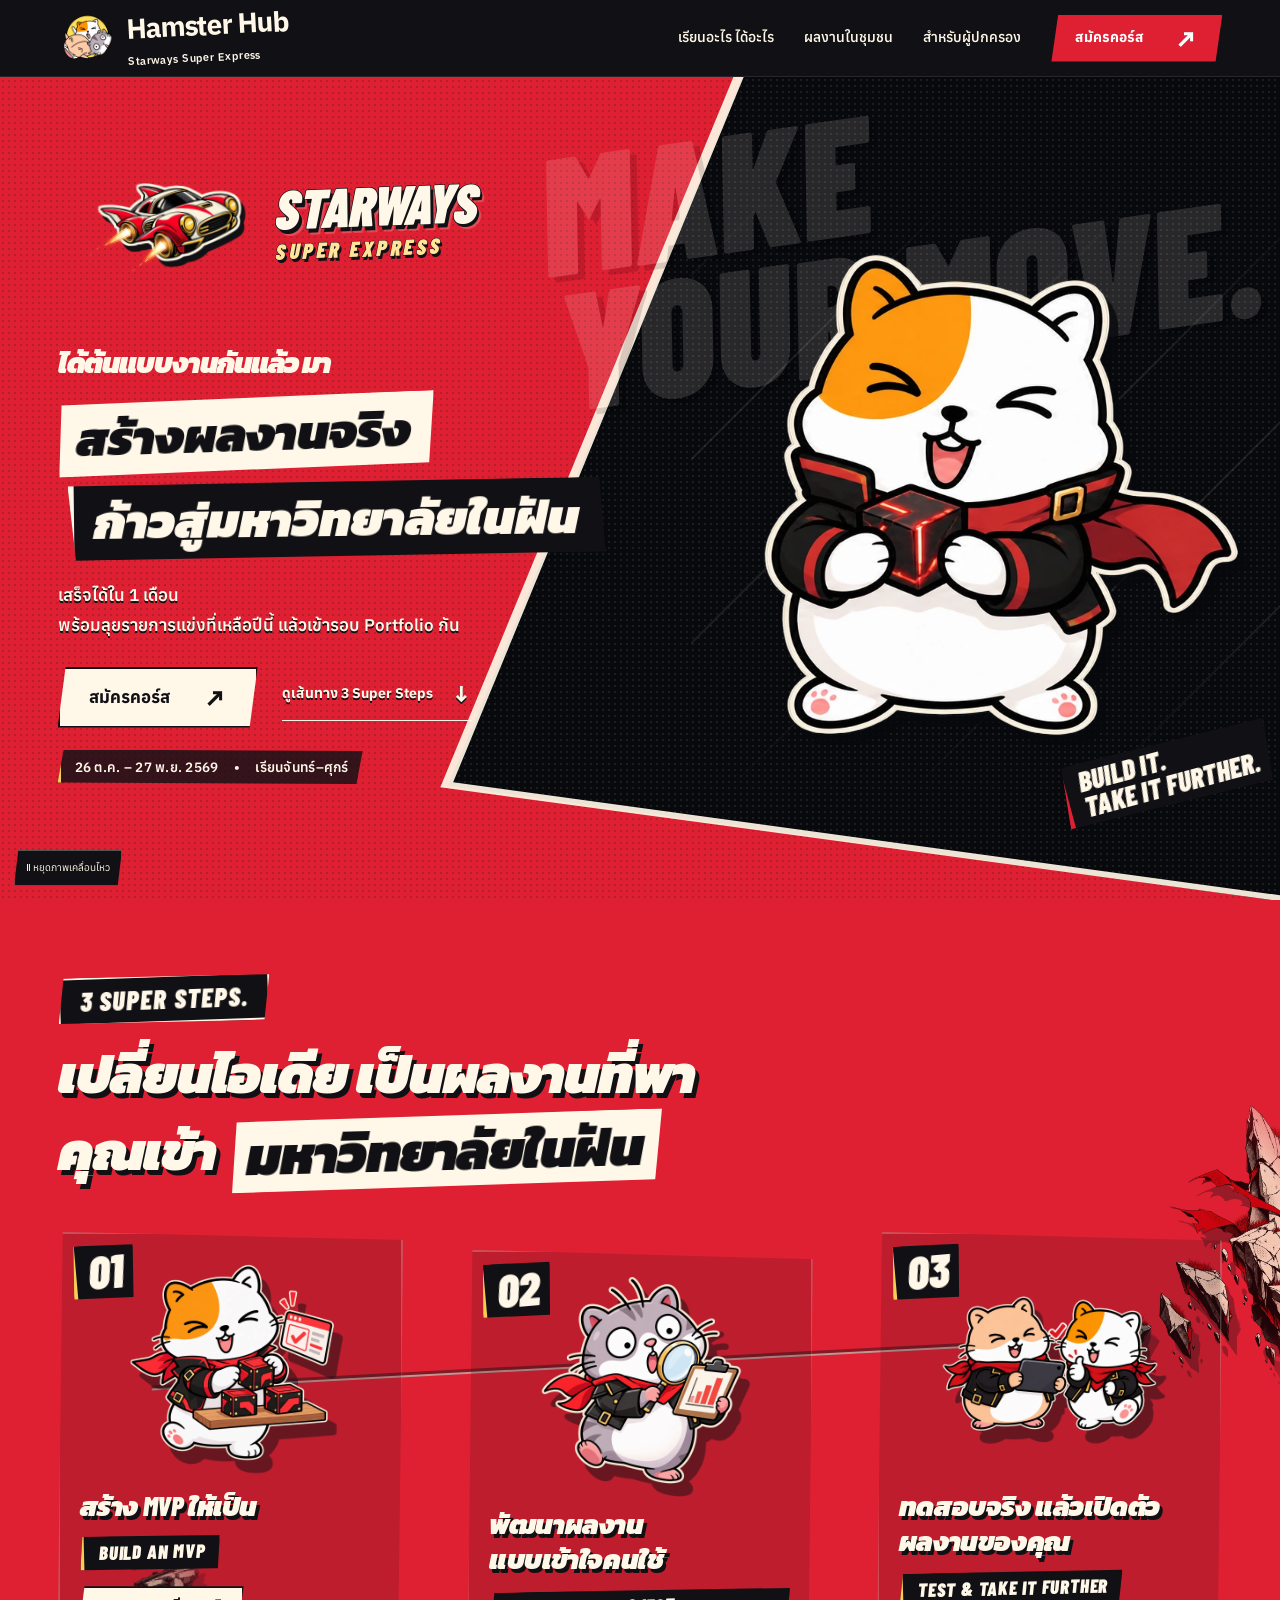
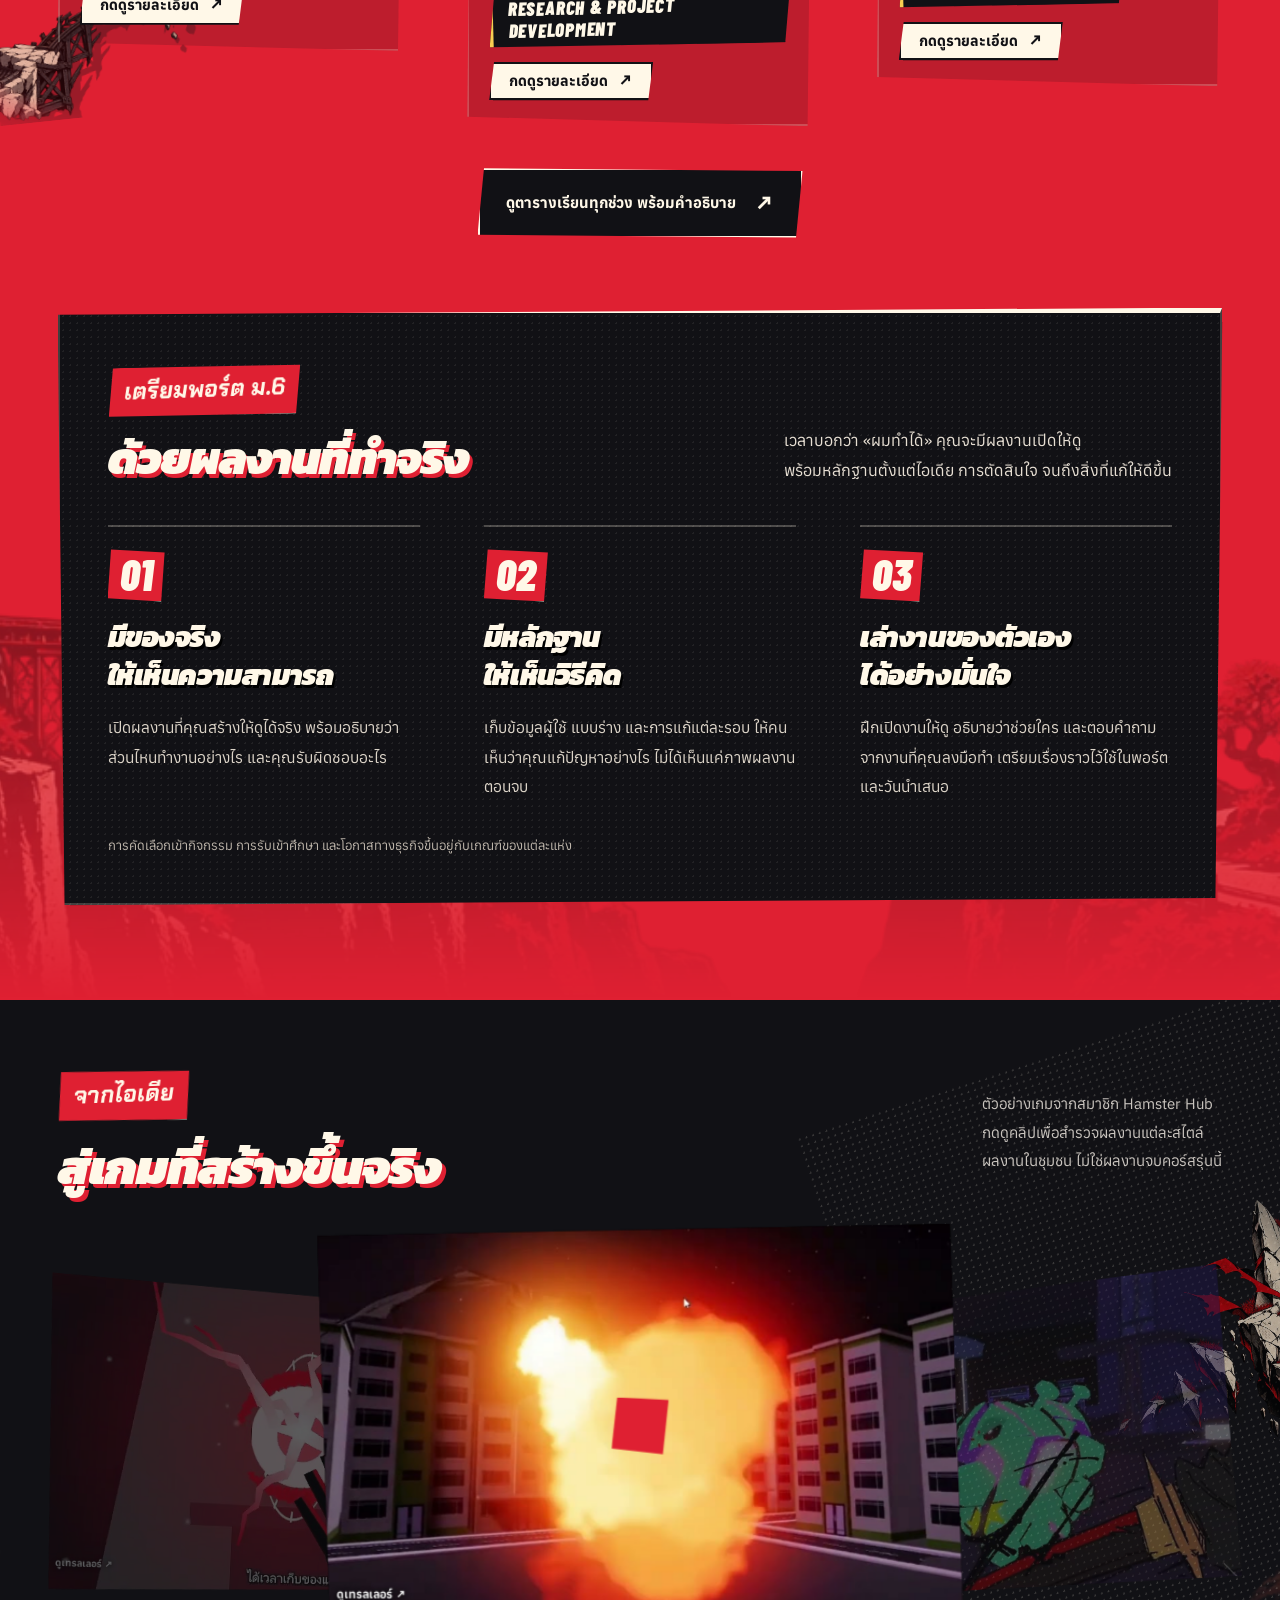
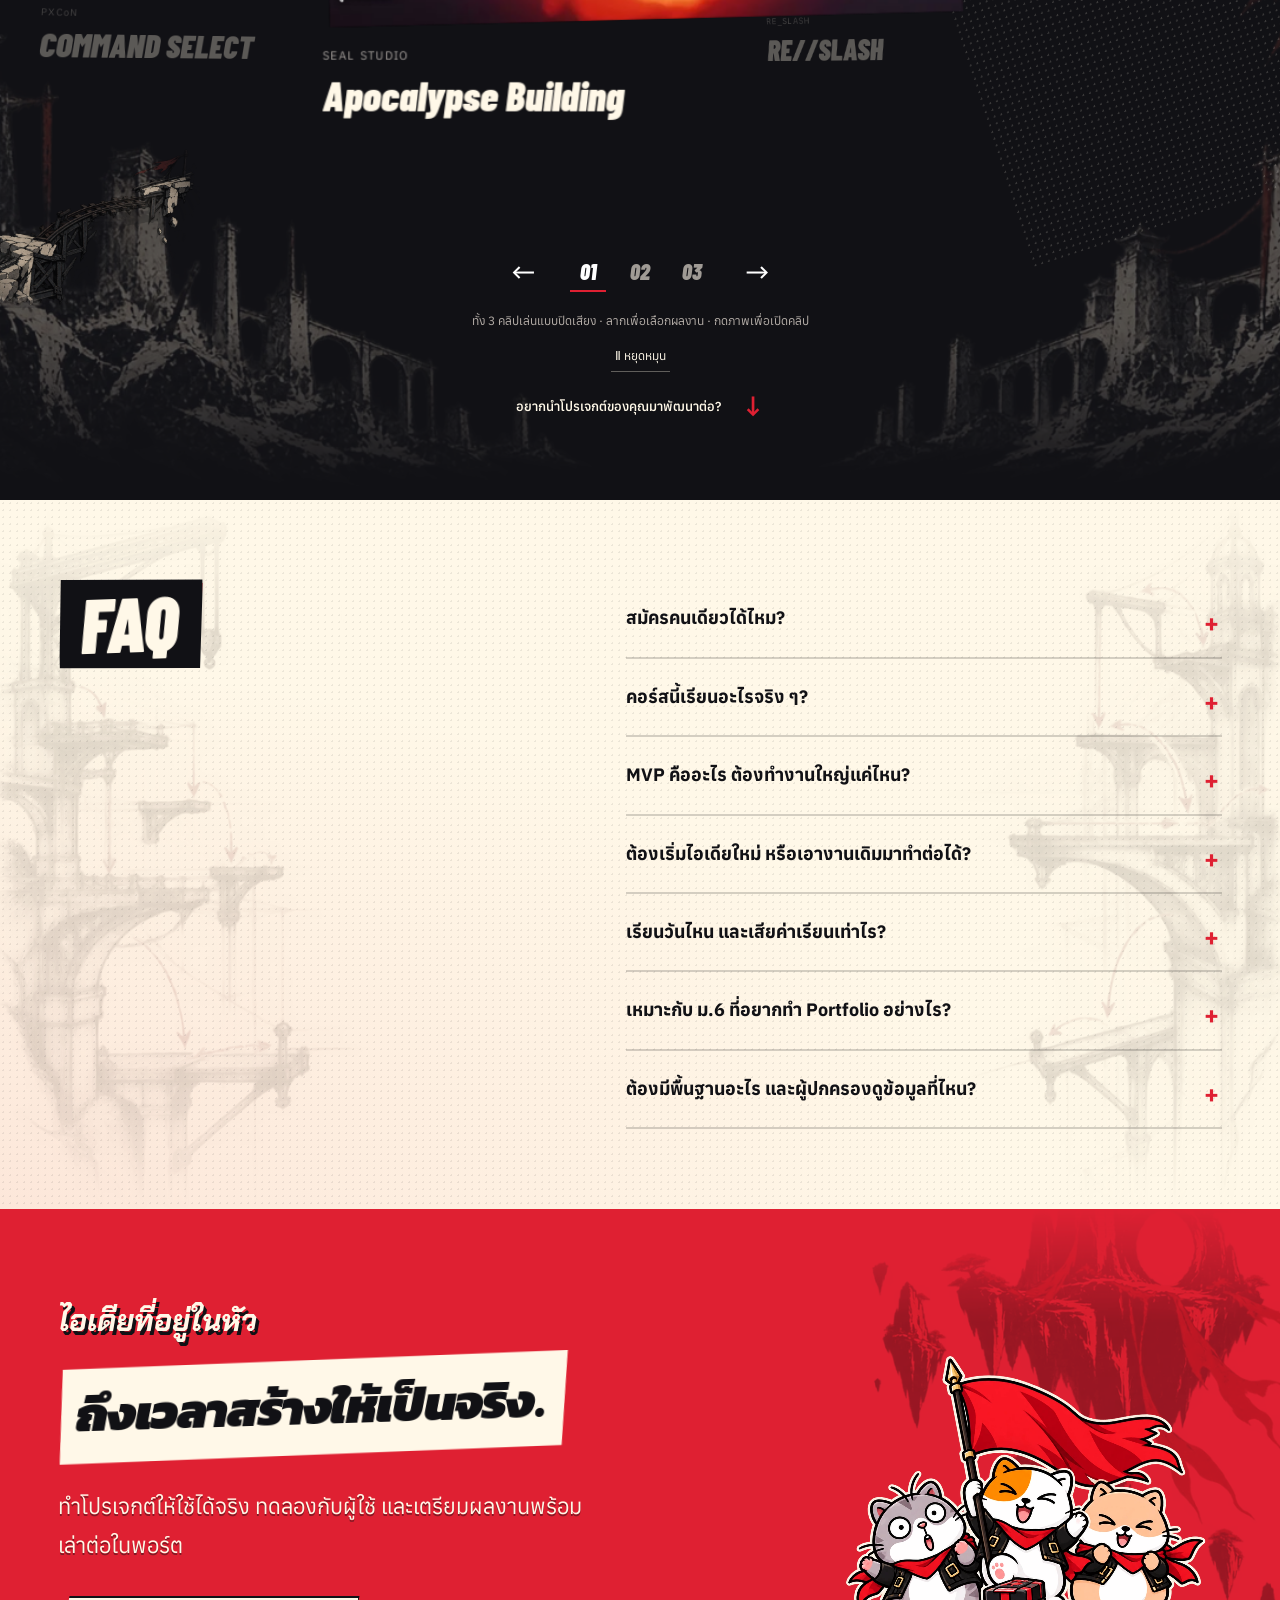
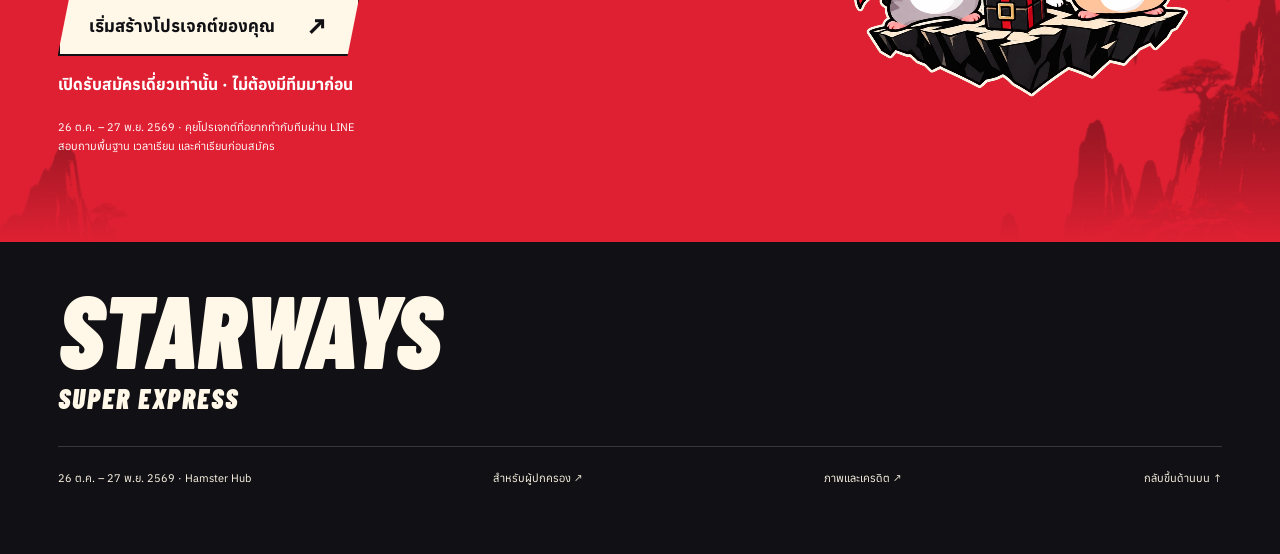
<file: index.html>
<!doctype html><html lang="th"><head><meta charset="utf-8"><meta name="viewport" content="width=device-width,initial-scale=1"><meta name="theme-color" content="#df2032"><title>Starways Super Express — ทำโปรเจกต์ให้จบ และต่อยอดให้เป็น | Hamster Hub</title><meta name="description" content="Starways Super Express: 26 ต.ค. – 27 พ.ย. 2569 เรียนจันทร์–ศุกร์ ผ่าน 3 Super Steps จาก MVP สู่การพัฒนาซอฟต์แวร์ รับฟังผู้ใช้จริง และนำเสนอผลงาน โดย Hamster Hub"><link rel="icon" href="assets/rebellion/monsta.webp"><link rel="preload" href="assets/rebellion/Anuphan.ttf" as="font" type="font/ttf" crossorigin><link rel="preload" href="assets/rebellion/BarlowCondensed-BlackItalic.ttf" as="font" type="font/ttf" crossorigin><link rel="stylesheet" href="rebellion.css?v=12"><script src="app.js?v=20" defer></script><script src="gallery-orbit.js?v=21" defer></script><script src="rebellion.js?v=13" defer></script><link rel="stylesheet" href="chibi-v13.css?v=13"><script src="hero-action.js?v=20" defer></script><link rel="stylesheet" href="motion-v14.css?v=14"><script src="scene-motion.js?v=63" defer></script><link rel="stylesheet" href="polish-v15.css?v=15"><script src="depth-scene.js?v=15" defer></script><link rel="preload" href="assets/edge-v17/Kanit-BlackItalic.ttf" as="font" type="font/ttf" crossorigin><link rel="stylesheet" href="edge-v17.css?v=17"><script src="edge-v20.js?v=20" defer></script><link rel="stylesheet" href="seams-v18.css?v=18"><link rel="stylesheet" href="course-v19.css?v=19.1"><link rel="preload" href="assets/poster-v20/ChakraPetch-BoldItalic.ttf" as="font" type="font/ttf" crossorigin><link rel="stylesheet" href="poster-v20.css?v=20.1"><link rel="stylesheet" href="sales-v21.css?v=63"><link rel="stylesheet" href="heading-dimension.css?v=63"><link rel="stylesheet" href="super-steps-v64.css?v=64"><link rel="stylesheet" href="dark-hero-v65.css?v=65"><script src="hero-jet-v65.js?v=66" defer></script><link rel="stylesheet" href="hero-fixes-v66.css?v=66"><script src="hero-loop-v66.js?v=69" defer></script><link rel="stylesheet" href="hero-wordmark-v67.css?v=68"><link rel="preload" as="image" href="assets/mascots-v69/pose-1.webp"><link rel="preload" as="image" href="assets/mascots-v69/pose-2.webp"><link rel="stylesheet" href="closing-flag-v70.css?v=70"><script src="closing-flag-v70.js?v=70" defer></script></head><body><a class="skip" href="#main">ข้ามไปเนื้อหา</a><header class="site-header"><div class="wrap header-row"><a class="brand brand-hamster" href="index.html" aria-label="Hamster Hub — Starways Super Express หน้าหลัก"><img src="assets/super-steps-v64/hamsterhub-logo.webp" alt="โลโก้ Hamster Hub" width="58" height="58"><span class="brand-copy"><strong>Hamster Hub</strong><small>Starways Super Express</small></span></a><button class="menu-toggle" aria-controls="navigation" aria-expanded="false">เมนู <span class="menu-mark" aria-hidden="true"></span></button><nav id="navigation" aria-label="เมนูหลัก"><a href="index.html#journey">เรียนอะไร ได้อะไร</a><a href="index.html#showcase">ผลงานในชุมชน</a><a href="parents.html">สำหรับผู้ปกครอง</a><a class="button nav-enroll" href="index.html#start">สมัครคอร์ส <span aria-hidden="true">↗</span></a></nav></div><div class="reading-progress" aria-hidden="true"></div></header><main id="main"><section class="hero comic-scene" id="top"><div class="hero-ink" aria-hidden="true"><div class="hero-word">MAKE<br>YOUR MOVE.</div></div><div class="wrap hero-content"><div class="hero-copy"><div class="hero-course-mark" aria-label="Starways Super Express"><span class="jet-car" data-jet-car><canvas width="400" height="280" aria-hidden="true"></canvas><img class="flying-car-emblem" src="assets/dark-hero-v65/car-body.webp" alt="รถบินได้พร้อมแสงเครื่องยนต์" width="130" height="100"></span><span class="hero-course-wordmark"><strong>STARWAYS</strong><small>SUPER EXPRESS</small></span></div><h1><span class="poster-kicker prototype-kicker">ได้ต้นแบบงานกันแล้ว มา</span><span class="headline-stack"><span class="headline-cut">สร้างผลงานจริง</span><span class="headline-cut headline-cut--ink">ก้าวสู่มหาวิทยาลัยในฝัน</span></span></h1><p class="hero-desc">เสร็จได้ใน 1 เดือน<br>พร้อมลุยรายการแข่งที่เหลือปีนี้ แล้วเข้ารอบ Portfolio กัน</p><div class="hero-actions"><a class="button" href="#start">สมัครคอร์ส <span aria-hidden="true">↗</span></a><a class="text-link" href="#journey">ดูเส้นทาง 3 Super Steps <span aria-hidden="true">↓</span></a></div><p class="hero-facts">26 ต.ค. – 27 พ.ย. 2569 <i>•</i> เรียนจันทร์–ศุกร์</p></div><div class="hero-art" aria-label="ตัวละครหนูผู้สร้างโปรเจกต์"><div class="chibi-animation dark-chibi" data-dark-animation><img class="chibi-fallback" src="assets/mascots-v69/pose-0.webp" alt="หนูขาวปื้นส้มจาก Hamster Hub ในชุดดำแดง ยกโปรเจกต์คิวบ์" width="1300" height="1199" fetchpriority="high"></div><p class="art-scribble" aria-hidden="true">BUILD IT.<br>TAKE IT FURTHER.</p></div></div></section><section class="express-course comic-scene" id="journey" data-scroll-scene data-edge-scene><div class="edge-atmosphere" aria-hidden="true"><img class="edge-cutout edge-cutout--steel" src="assets/passage-v16/rail-fragment.webp" alt="" width="1400" height="933" loading="lazy"><img class="edge-cutout edge-cutout--stone" src="assets/motion-v14/rocks-right.webp" alt="" width="825" height="1100" loading="lazy"></div><div class="section-edge-layer" aria-hidden="true"><img class="section-edge section-edge--rail" src="assets/motion-v14/rocks-right.webp" alt="" width="1400" height="933" loading="eager"><img class="section-edge section-edge--rock" src="assets/motion-v14/rocks-left.webp" alt="" width="825" height="1100" loading="eager"></div><div class="scene-backdrop" aria-hidden="true"></div><div class="wrap"><div class="express-heading"><h2><span class="display-intro">3 SUPER STEPS.</span><span>เปลี่ยนไอเดีย เป็นผลงานที่พาคุณเข้า <em class="headline-cut headline-cut--inline">มหาวิทยาลัยในฝัน</em></span></h2></div><div class="express-timeline"><div class="route-progress" aria-hidden="true"><span></span></div><ol class="milestone-route"><li><a class="milestone-stop" href="curriculum.html#build" data-course-detail="build" aria-haspopup="dialog"><span class="milestone-fraction">01</span><span class="milestone-art"><img src="assets/mascots-v69/step-mvp.webp" alt="" width="320" height="320" loading="lazy"></span><h3>สร้าง MVP ให้เป็น</h3><span class="milestone-en">BUILD AN MVP</span><span class="milestone-cta">กดดูรายละเอียด <i aria-hidden="true">↗</i></span></a></li><li><a class="milestone-stop" href="curriculum.html#develop" data-course-detail="develop" aria-haspopup="dialog"><span class="milestone-fraction">02</span><span class="milestone-art"><img src="assets/mascots-v69/step-research.webp" alt="" width="320" height="320" loading="lazy"></span><h3>พัฒนาผลงาน<br>แบบเข้าใจคนใช้</h3><span class="milestone-en">RESEARCH &amp; PROJECT DEVELOPMENT</span><span class="milestone-cta">กดดูรายละเอียด <i aria-hidden="true">↗</i></span></a></li><li><a class="milestone-stop" href="curriculum.html#launch" data-course-detail="launch" aria-haspopup="dialog"><span class="milestone-fraction">03</span><span class="milestone-art"><img src="assets/mascots-v69/step-test.webp" alt="" width="320" height="320" loading="lazy"></span><h3>ทดสอบจริง แล้วเปิดตัว<br>ผลงานของคุณ</h3><span class="milestone-en">TEST & TAKE IT FURTHER</span><span class="milestone-cta">กดดูรายละเอียด <i aria-hidden="true">↗</i></span></a></li></ol></div><a class="curriculum-all text-link" href="curriculum.html">ดูตารางเรียนทุกช่วง พร้อมคำอธิบาย <span aria-hidden="true">↗</span></a><div class="express-life" id="opportunities"><div class="express-life-heading"><h2><span class="display-intro">เตรียมพอร์ต ม.6</span><span>ด้วยผลงานที่ทำจริง</span></h2><p>เวลาบอกว่า «ผมทำได้» คุณจะมีผลงานเปิดให้ดู<br>พร้อมหลักฐานตั้งแต่ไอเดีย การตัดสินใจ จนถึงสิ่งที่แก้ให้ดีขึ้น</p></div><div class="express-features"><article class="express-feature"><div><span class="opportunity-number" aria-hidden="true">01</span><h3>มีของจริง<br>ให้เห็นความสามารถ</h3><p>เปิดผลงานที่คุณสร้างให้ดูได้จริง พร้อมอธิบายว่าส่วนไหนทำงานอย่างไร และคุณรับผิดชอบอะไร</p></div></article><article class="express-feature"><div><span class="opportunity-number" aria-hidden="true">02</span><h3>มีหลักฐาน<br>ให้เห็นวิธีคิด</h3><p>เก็บข้อมูลผู้ใช้ แบบร่าง และการแก้แต่ละรอบ ให้คนเห็นว่าคุณแก้ปัญหาอย่างไร ไม่ได้เห็นแค่ภาพผลงานตอนจบ</p></div></article><article class="express-feature"><div><span class="opportunity-number" aria-hidden="true">03</span><h3>เล่างานของตัวเอง<br>ได้อย่างมั่นใจ</h3><p>ฝึกเปิดงานให้ดู อธิบายว่าช่วยใคร และตอบคำถามจากงานที่คุณลงมือทำ เตรียมเรื่องราวไว้ใช้ในพอร์ตและวันนำเสนอ</p></div></article></div><p class="opportunity-note">การคัดเลือกเข้ากิจกรรม การรับเข้าศึกษา และโอกาสทางธุรกิจขึ้นอยู่กับเกณฑ์ของแต่ละแห่ง</p></div></div></section><section class="showcase comic-scene" id="showcase"><div class="edge-atmosphere" aria-hidden="true"><img class="edge-cutout edge-cutout--steel" src="assets/passage-v16/rail-fragment.webp" alt="" width="1400" height="933" loading="lazy"><img class="edge-cutout edge-cutout--stone" src="assets/motion-v14/rocks-right.webp" alt="" width="825" height="1100" loading="lazy"></div><div class="scene-backdrop" aria-hidden="true"></div><div class="wrap"><div class="showcase-heading"><h2><span class="display-intro">จากไอเดีย</span><span>สู่เกมที่สร้างขึ้นจริง</span></h2><p>ตัวอย่างเกมจากสมาชิก Hamster Hub<br>กดดูคลิปเพื่อสำรวจผลงานแต่ละสไตล์<br>ผลงานในชุมชน ไม่ใช่ผลงานจบคอร์สรุ่นนี้</p></div><div class="work-gallery" role="region" aria-roledescription="แกลเลอรีผลงาน" aria-label="ผลงานเกมจากสมาชิก Hamster Hub"><div class="gallery-stage" tabindex="0" aria-label="ลากซ้ายหรือขวา หรือใช้ปุ่มลูกศรเพื่อเลือกผลงาน"><article class="gallery-item" data-name="Apocalypse Building" data-active="true" style="--position:0;--depth:60;--scale:1;--opacity:1;--brightness:1"><a class="project-media" href="https://www.youtube.com/watch?v=RZhOiGRcjcY" target="_blank" rel="noopener" data-video="RZhOiGRcjcY" data-title="Apocalypse Building" aria-label="ดูเทรลเลอร์ Apocalypse Building"><img src="assets/showcase/apocalypse-wide.jpg" width="1280" height="720" alt="ภาพเกม Apocalypse Building จากคลิปของ SEAL STUDIO" loading="lazy" draggable="false"><span class="play" aria-hidden="true">▶</span><span class="watch-label">ดูเทรลเลอร์ ↗</span></a><div class="project-caption"><p class="project-credit">SEAL STUDIO</p><h3>Apocalypse Building</h3></div></article><article class="gallery-item" data-name="RE//SLASH" data-active="false" style="--position:1;--depth:-80;--scale:0.8;--opacity:0.65;--brightness:0.7"><a class="project-media" href="https://www.youtube.com/watch?v=LhUO186ZWG8" target="_blank" rel="noopener" data-video="LhUO186ZWG8" data-title="RE//SLASH" aria-label="ดูเทรลเลอร์ RE//SLASH"><img src="assets/showcase/reslash-wide.jpg" width="1280" height="720" alt="ภาพเกม RE//SLASH จากคลิปของ RE_SLASH" loading="lazy" draggable="false"><span class="play" aria-hidden="true">▶</span><span class="watch-label">ดูเทรลเลอร์ ↗</span></a><div class="project-caption"><p class="project-credit">RE_SLASH</p><h3>RE//SLASH</h3></div></article><article class="gallery-item" data-name="COMMAND SELECT" data-active="false" style="--position:-1;--depth:-80;--scale:0.8;--opacity:0.65;--brightness:0.7"><a class="project-media" href="https://www.youtube.com/watch?v=DtIPdelMho0" target="_blank" rel="noopener" data-video="DtIPdelMho0" data-title="COMMAND SELECT" aria-label="ดูเทรลเลอร์ COMMAND SELECT"><img src="assets/showcase/command-wide.jpg" width="1280" height="720" alt="ภาพเกม COMMAND SELECT จากคลิปของ PXCoN" loading="lazy" draggable="false"><span class="play" aria-hidden="true">▶</span><span class="watch-label">ดูเทรลเลอร์ ↗</span></a><div class="project-caption"><p class="project-credit">PXCoN</p><h3>COMMAND SELECT</h3></div></article></div><div class="gallery-controls"><button class="gallery-arrow" type="button" data-gallery-prev aria-label="ผลงานก่อนหน้า">←</button><div class="gallery-picks"><button type="button" data-gallery-pick="0" aria-pressed="true" aria-label="เลือก Apocalypse Building">01</button><button type="button" data-gallery-pick="1" aria-pressed="false" aria-label="เลือก RE//SLASH">02</button><button type="button" data-gallery-pick="2" aria-pressed="false" aria-label="เลือก COMMAND SELECT">03</button></div><button class="gallery-arrow" type="button" data-gallery-next aria-label="ผลงานถัดไป">→</button></div><p class="gallery-help">ทั้ง 3 คลิปเล่นแบบปิดเสียง · ลากเพื่อเลือกผลงาน · กดภาพเพื่อเปิดคลิป</p><button type="button" class="gallery-auto" data-gallery-auto aria-pressed="true">Ⅱ หยุดหมุน</button><p class="sr-only" data-gallery-status aria-live="polite" aria-atomic="true"></p></div><a class="chapter-next" href="#start">อยากนำโปรเจกต์ของคุณมาพัฒนาต่อ? <span aria-hidden="true">↓</span></a></div></section><section class="questions comic-scene" id="questions"><div class="scene-backdrop" aria-hidden="true"></div><div class="wrap questions-grid"><h2>FAQ</h2><div class="faq"><details><summary>สมัครคนเดียวได้ไหม?</summary><p>Starways Super Express เปิดรับสมัครเดี่ยวเท่านั้น ไม่ต้องมีทีมมาก่อน กิจกรรมกิลด์และการทำงานร่วมกับคนอื่นเกิดขึ้นระหว่างเรียน</p></details><details><summary>คอร์สนี้เรียนอะไรจริง ๆ?</summary><p>เริ่มจากทำ MVP หรือผลงานรุ่นแรกที่ใช้งานได้ ต่อด้วยการวิเคราะห์ตลาด กระบวนการพัฒนาซอฟต์แวร์ การนำเสนอ การต่อยอดแบบ Startup และการใช้งานจริงโดยผู้ใช้ ก่อนนำเสนอผลงานปลายคอร์ส <a href="curriculum.html">ดูแต่ละช่วงพร้อมคำอธิบาย ↗</a></p></details><details><summary>MVP คืออะไร ต้องทำงานใหญ่แค่ไหน?</summary><p>MVP คือผลงานรุ่นแรกที่มีส่วนสำคัญพอให้ใช้งานและสาธิตแนวคิดได้ จุดเริ่มต้นคือทำสิ่งจำเป็นให้จบก่อน แล้วจึงพัฒนาต่อจากข้อมูลที่ได้</p></details><details><summary>ต้องเริ่มไอเดียใหม่ หรือเอางานเดิมมาทำต่อได้?</summary><p>นำงานจากกิจกรรมก่อนหน้ามาพัฒนาต่อให้จบได้ คุยกับทีมเรื่องโปรเจกต์ที่มีและพื้นฐานของคุณ เพื่อวางเป้าหมายที่เหมาะสมก่อนสมัคร</p></details><details><summary>เรียนวันไหน และเสียค่าเรียนเท่าไร?</summary><p>รอบนี้อยู่ระหว่าง 26 ต.ค. – 27 พ.ย. 2569 ระบุเรียนจันทร์–ศุกร์ ช่วง Research &amp; Project Development เรียนวันที่ 1–13 พ.ย. สอบถามทีมเพื่อยืนยันเวลาเรียนรายวัน รูปแบบการเรียน ค่าเรียน และอุปกรณ์ก่อนสมัคร</p></details><details><summary>เหมาะกับ ม.6 ที่อยากทำ Portfolio อย่างไร?</summary><p>ได้ฝึกสร้างผลงาน อธิบายวิธีคิด แสดงสิ่งที่ปรับจากความคิดเห็น และนำเสนองาน สิ่งเหล่านี้นำไปประกอบเรื่องราวใน Portfolio ได้ แต่การสมัครและการคัดเลือกต้องดูเกณฑ์ของแต่ละโอกาส</p></details><details><summary>ต้องมีพื้นฐานอะไร และผู้ปกครองดูข้อมูลที่ไหน?</summary><p>แจ้งทีมว่ามีพื้นฐานด้านไหน เคยทำอะไร และอยากพัฒนาอะไร เพื่อให้ทีมประเมินความเหมาะสมและขอบเขตงานก่อนสมัคร <a href="parents.html">อ่านข้อมูลสำหรับผู้ปกครอง ↗</a></p></details></div></div></section><section class="closing comic-scene" id="start" data-scroll-scene><div class="scene-backdrop" aria-hidden="true"></div><div class="wrap closing-grid"><div><h2><span class="display-intro">ไอเดียที่อยู่ในหัว</span><span class="headline-cut">ถึงเวลาสร้างให้เป็นจริง.</span></h2><p class="lead">ทำโปรเจกต์ให้ใช้ได้จริง ทดลองกับผู้ใช้ และเตรียมผลงานพร้อมเล่าต่อในพอร์ต</p><a class="button" href="https://page.line.me/jkm4247u?openQrModal=true" target="_blank" rel="noopener">เริ่มสร้างโปรเจกต์ของคุณ <span aria-hidden="true">↗</span></a><p class="solo-enrollment-note" style="font-size:16px;font-weight:700;margin:16px 0;line-height:1.6">เปิดรับสมัครเดี่ยวเท่านั้น · ไม่ต้องมีทีมมาก่อน</p><p class="contact-note">26 ต.ค. – 27 พ.ย. 2569 · คุยโปรเจกต์ที่อยากทำกับทีมผ่าน LINE<br>สอบถามพื้นฐาน เวลาเรียน และค่าเรียนก่อนสมัคร</p></div><div class="closing-composition"><img class="closing-art" src="assets/mascots-v69/closing.webp" alt="หนู Hamster Hub ทั้งสามตัวยืนพร้อมผลงานและธงบนแท่นหิน" width="1100" height="1005" loading="lazy"></div></div></section></main><footer class="site-footer"><div class="wrap"><a class="footer-wordmark" href="index.html">STARWAYS<span>SUPER EXPRESS</span></a><div class="footer-meta"><span>26 ต.ค. – 27 พ.ย. 2569 · Hamster Hub</span><a href="parents.html">สำหรับผู้ปกครอง ↗</a><a href="credits.html">ภาพและเครดิต ↗</a><a href="#main">กลับขึ้นด้านบน ↑</a></div></div></footer><dialog id="video-dialog" class="video-dialog" aria-labelledby="video-title"><div class="video-dialog-heading"><h2 id="video-title">ตัวอย่างเกม</h2><button type="button" data-close-video aria-label="ปิดคลิป">ปิด ×</button></div><div id="video-player" class="video-player"></div><p>หากคลิปไม่เล่น <a id="video-fallback" href="https://www.youtube.com" target="_blank" rel="noopener">เปิดดูบน YouTube ↗</a></p></dialog><template id="detail-build" data-detail-title="สร้าง MVP ให้เป็น" data-detail-position="Super Step 1 / 3 · 26–30 ต.ค."><p class="detail-intro">จบช่วงแรกพร้อม MVP ที่เปิดให้เห็นได้ว่าไอเดียของคุณทำงานอย่างไร</p><article class="learning-period" id="mvp"><p class="period-date">26–30 ต.ค. · <span lang="en">MVP</span></p><h3>ทำผลงานรุ่นแรกให้ใช้งานได้</h3><dl class="learning-outcomes"><div><dt>เรียนอะไร</dt><dd>เลือกสิ่งสำคัญที่สุดที่ผลงานต้องทำได้ แล้วทำส่วนนั้นให้จบก่อน</dd></div><div><dt>ลงมือทำ</dt><dd>ลดขอบเขตงานให้พอสร้างและสาธิตได้ ไม่รอให้ทุกฟีเจอร์สมบูรณ์</dd></div><div><dt>สิ่งที่นำมาแสดงได้</dt><dd>ผลงานรุ่นแรกสำหรับสาธิตแนวคิด</dd></div></dl></article></template><template id="detail-develop" data-detail-title="พัฒนาผลงานแบบเข้าใจคนใช้" data-detail-position="Super Step 2 / 3 · 1–13 พ.ย."><p class="detail-intro">ค้นหาความต้องการของผู้ใช้ เลือกสิ่งสำคัญมาพัฒนา แล้วนำเสนอว่าผลงานช่วยเขาอย่างไร</p><article class="learning-period" id="market"><span id="engineering" aria-hidden="true"></span><span id="presentation" aria-hidden="true"></span><p class="period-date">1–13 พ.ย. · <span lang="en">Research &amp; Project Development</span></p><h3>พัฒนาผลงานแบบเข้าใจคนใช้</h3><dl class="learning-outcomes"><div><dt>เรียนอะไร</dt><dd>ศึกษาคนที่จะใช้ผลงาน ค้นหาปัญหาที่เขาต้องการให้แก้ แล้ววางแผนพัฒนาโปรเจกต์</dd></div><div><dt>ลงมือทำ</dt><dd>นำข้อมูลผู้ใช้มาเลือกสิ่งสำคัญ ใช้ AI ช่วยพัฒนางานอย่างมีขั้นตอน และฝึกนำเสนอว่าผลงานช่วยเขาอย่างไร</dd></div><div><dt>สิ่งที่นำมาแสดงได้</dt><dd>ผลงานที่พัฒนาจาก MVP พร้อมข้อมูลผู้ใช้และการนำเสนอโปรเจกต์</dd></div></dl></article></template><template id="detail-launch" data-detail-title="พิสูจน์ด้วยผู้ใช้จริง พร้อมเปิดตัวผลงาน" data-detail-position="Super Step 3 / 3 · 16–27 พ.ย."><p class="detail-intro">รับฟังผู้ใช้จริง แก้จุดติดขัด และเตรียมผลงานพร้อมเรื่องราวสำหรับวันนำเสนอ</p><article class="learning-period" id="startup"><p class="period-date">16–20 พ.ย. · <span lang="en">Startup Process</span></p><h3>มองผลงานให้เป็นผลิตภัณฑ์</h3><dl class="learning-outcomes"><div><dt>เรียนอะไร</dt><dd>ออกแบบประสบการณ์ใช้งานและคุณค่าที่ทำให้คนอยากใช้ผลงาน</dd></div><div><dt>ลงมือทำ</dt><dd>ขัดเกลาผลงานและฝึกอธิบายคุณค่าที่แตกต่างในมุมธุรกิจ</dd></div><div><dt>สิ่งที่นำมาแสดงได้</dt><dd>ผลงานที่ขัดเกลาประสบการณ์ใช้งาน พร้อมแนวทางนำเสนอคุณค่า</dd></div></dl></article><article class="learning-period" id="feedback"><p class="period-date">23–25 พ.ย. · <span lang="en">User Acceptance Test & Feedback</span></p><h3>รับฟังผู้ใช้จริง แล้วแก้จุดที่ขวางการใช้งาน</h3><dl class="learning-outcomes"><div><dt>เรียนอะไร</dt><dd>ดูว่าคนที่ตั้งใจทำให้สามารถใช้งานได้ตามเป้าหมายหรือไม่</dd></div><div><dt>ลงมือทำ</dt><dd>ให้ผู้ใช้ใช้งานจริง เก็บสิ่งที่ติดขัด และนำความคิดเห็นกลับมาปรับปรุง</dd></div><div><dt>สิ่งที่นำมาแสดงได้</dt><dd>ข้อค้นพบจากผู้ใช้และงานที่ปรับจากความคิดเห็น</dd></div></dl></article><article class="learning-period" id="final"><p class="period-date">26–27 พ.ย. · <span lang="en">Final Presentation</span></p><h3>เปิดผลงานให้เห็นคุณค่า พร้อมเล่าพัฒนาการของคุณ</h3><dl class="learning-outcomes"><div><dt>เรียนอะไร</dt><dd>เล่าความเปลี่ยนแปลงของงานด้วยสิ่งที่ลงมือทำจริง</dd></div><div><dt>ลงมือทำ</dt><dd>สาธิตผลงาน พร้อมอธิบายปัญหา วิธีแก้ และสิ่งที่เรียนรู้จากผู้ใช้</dd></div><div><dt>สิ่งที่นำมาแสดงได้</dt><dd>ผลงานปลายคอร์สและเรื่องราวการพัฒนาที่นำไปเล่าต่อได้</dd></div></dl></article></template><dialog class="course-dialog" id="course-dialog" aria-labelledby="course-detail-title"><div class="course-dialog-top"><span id="course-detail-position"></span><button type="button" data-close-course aria-label="ปิดรายละเอียด">ปิด ×</button></div><h2 id="course-detail-title"></h2><div id="course-detail-body"></div><nav class="course-detail-nav" aria-label="เปลี่ยน Super Step"><button type="button" data-prev-course>← ก่อนหน้า</button><a href="curriculum.html" id="course-detail-link">เปิดหน้าเต็ม ↗</a><button type="button" data-next-course>ถัดไป →</button></nav></dialog><script src="curriculum.js?v=19" defer></script><script src="showcase-video-v20.js?v=21.1" defer></script><button class="motion-toggle" type="button" data-motion-toggle aria-pressed="false">Ⅱ หยุดภาพเคลื่อนไหว</button></body></html>
</file>
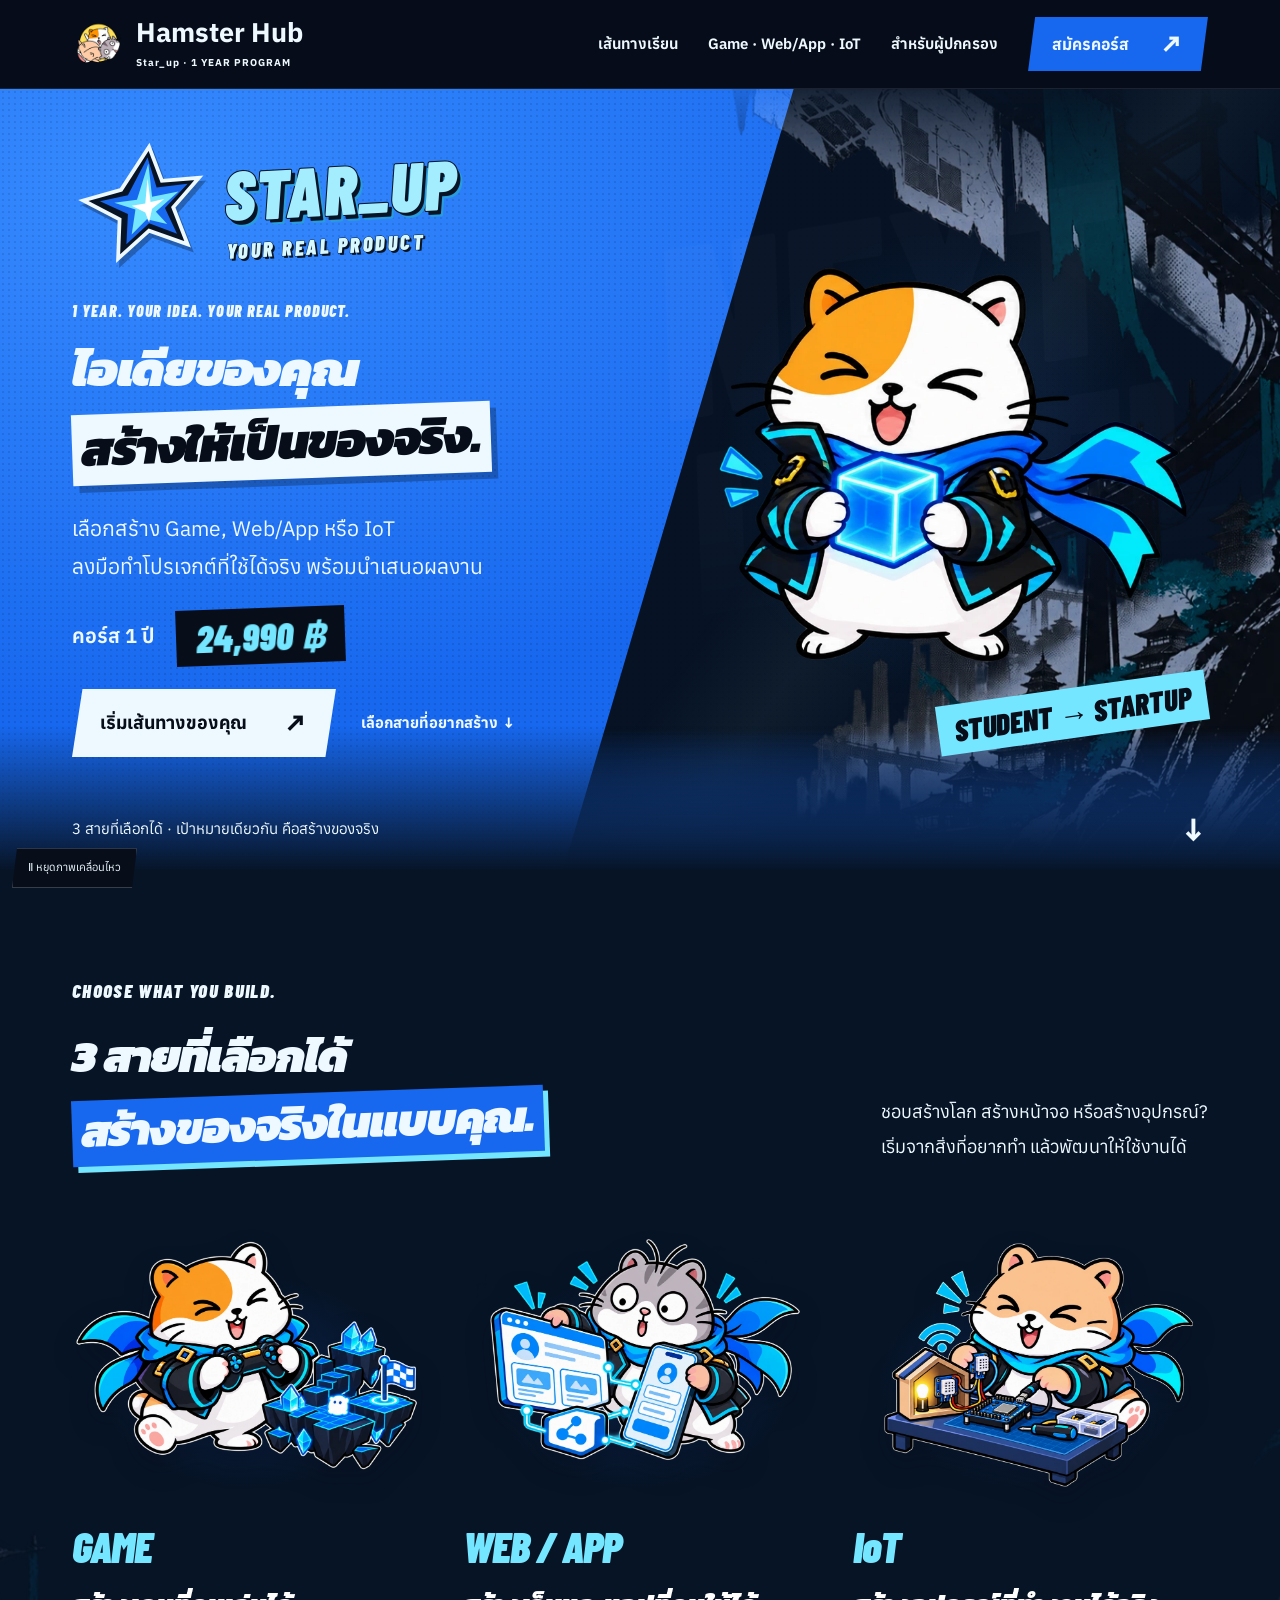
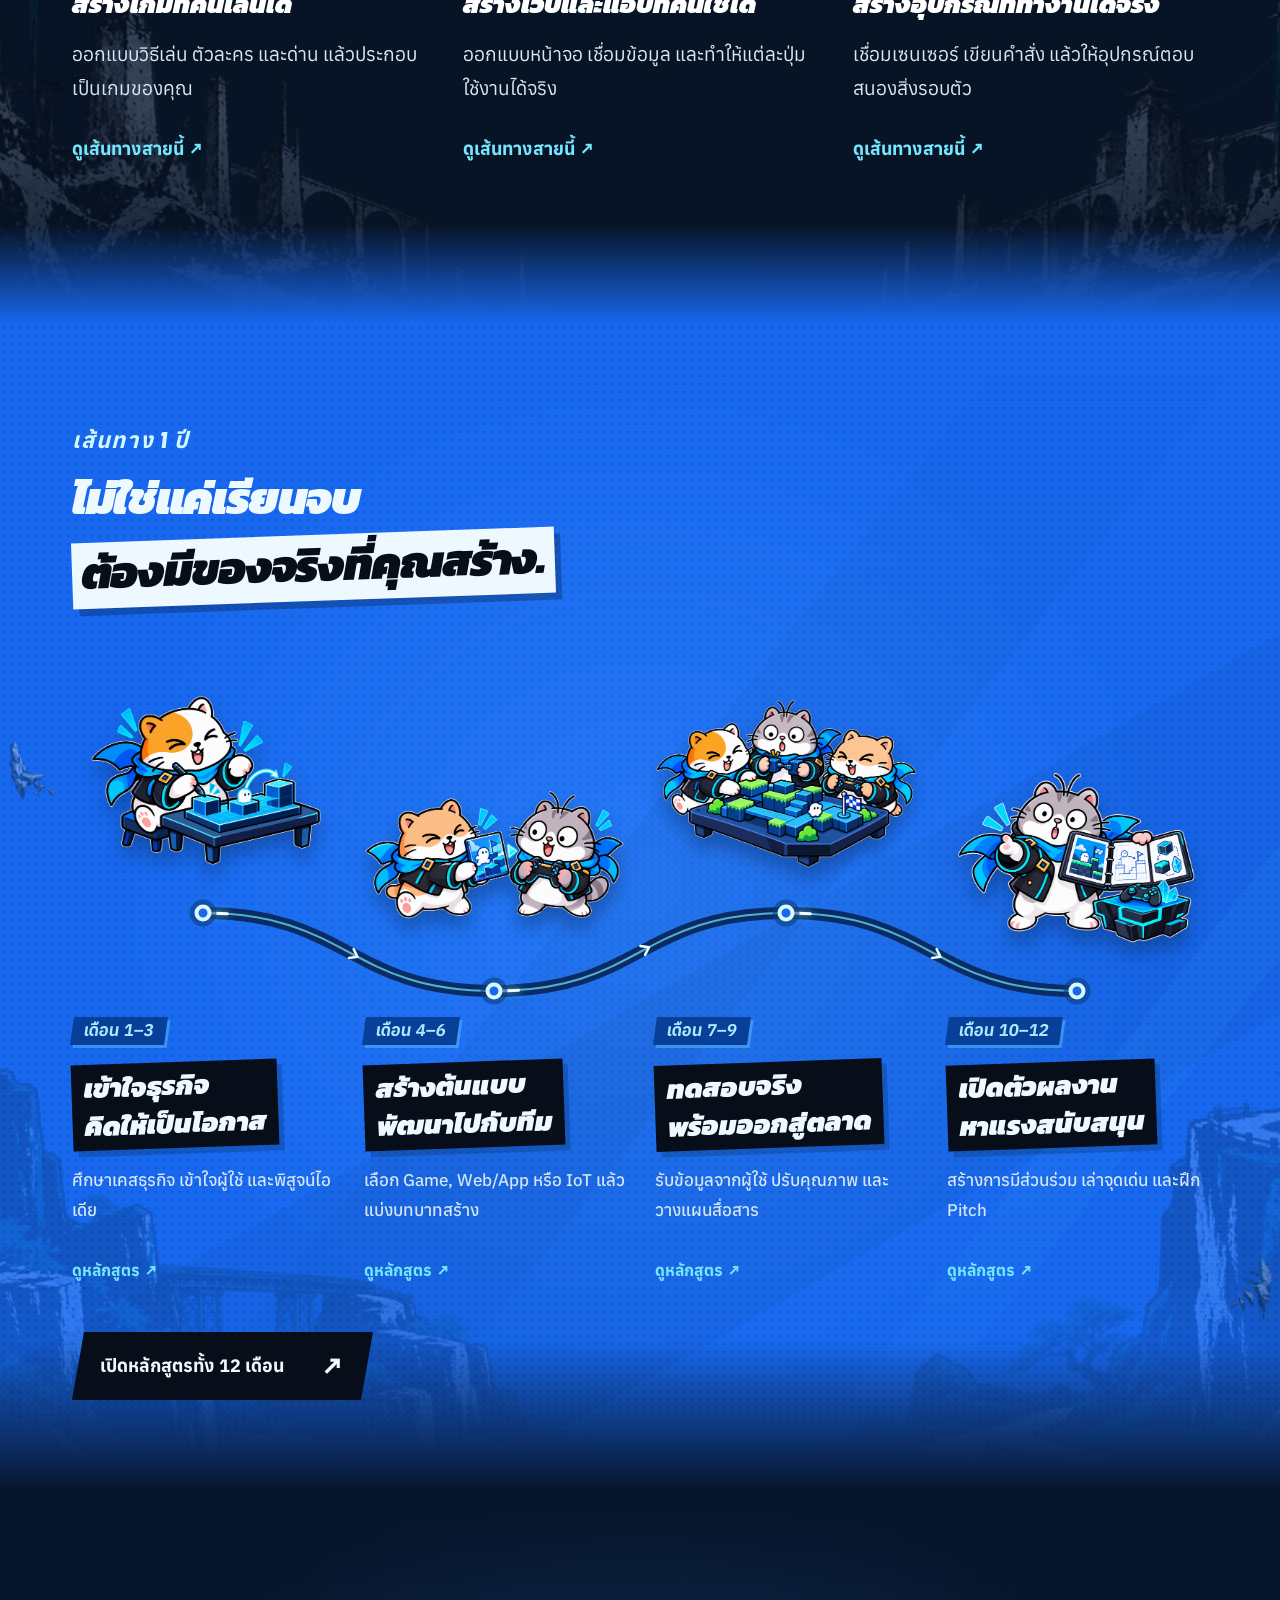
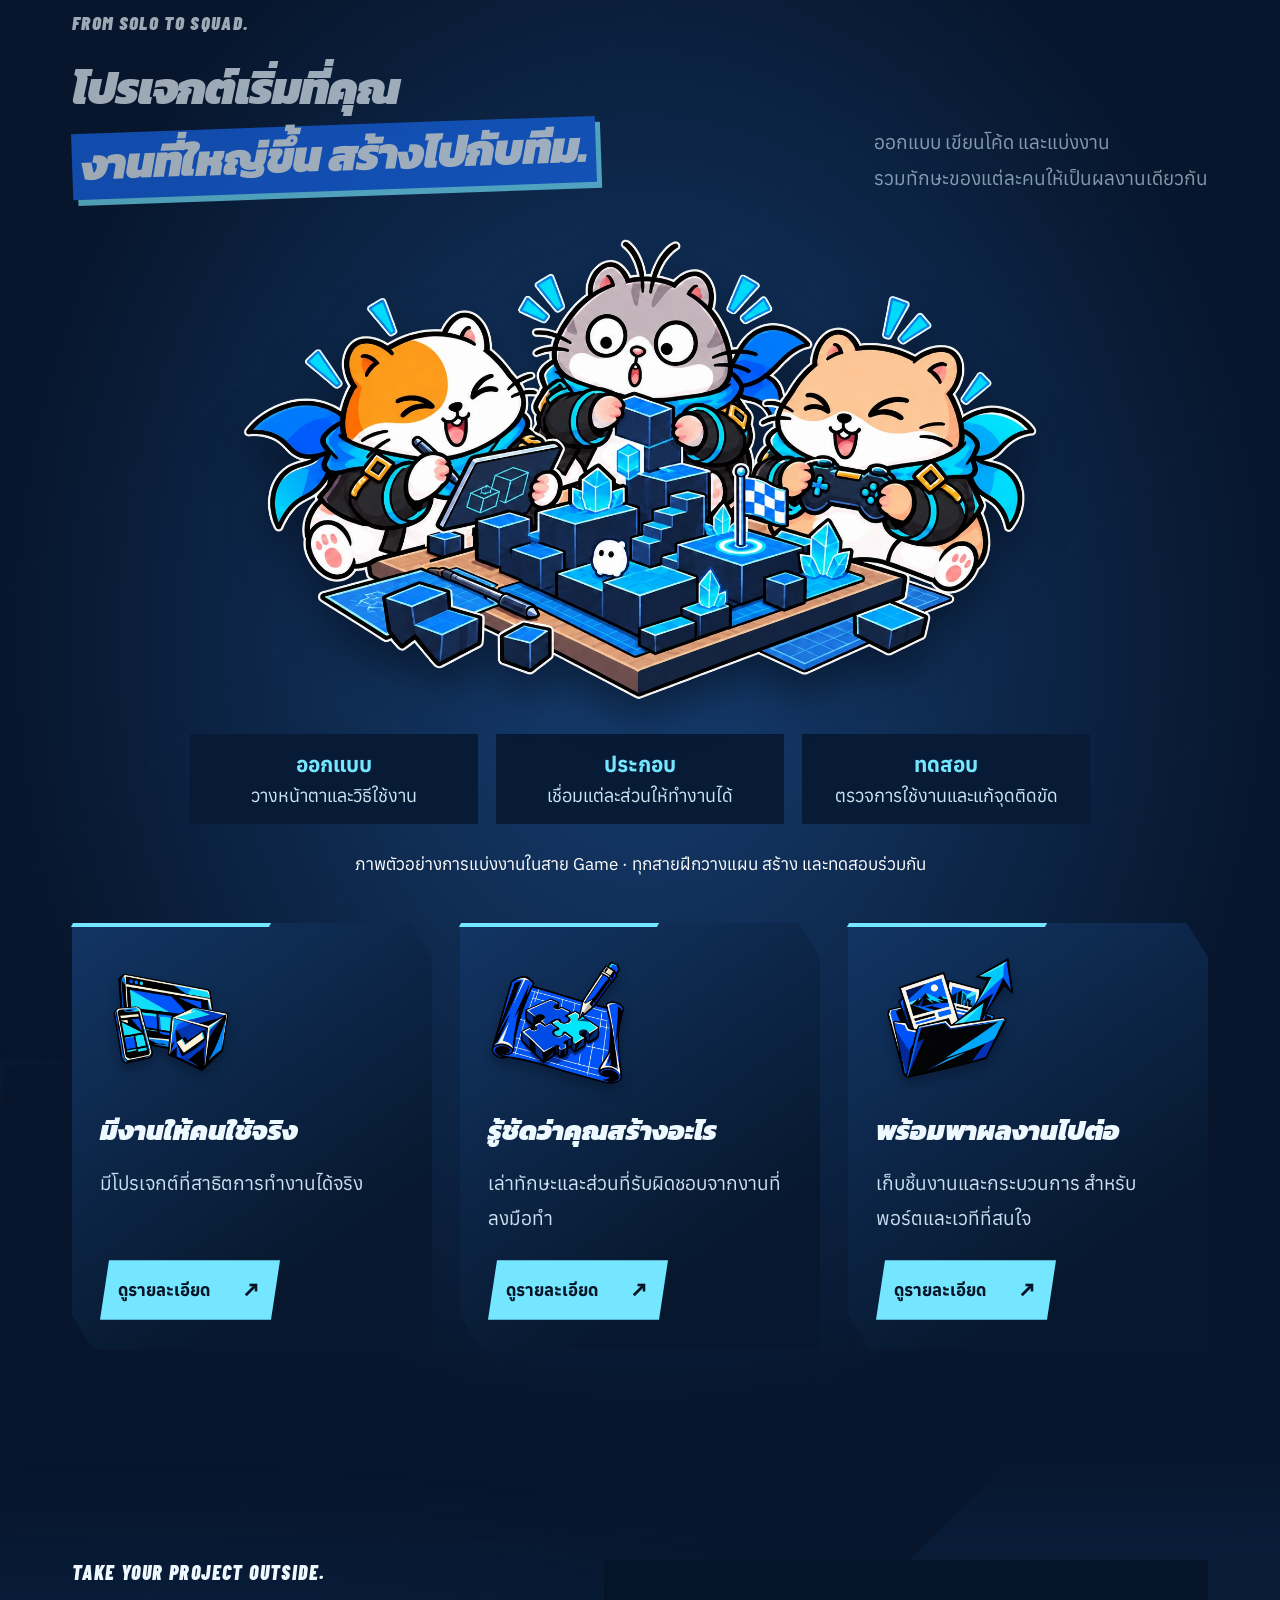
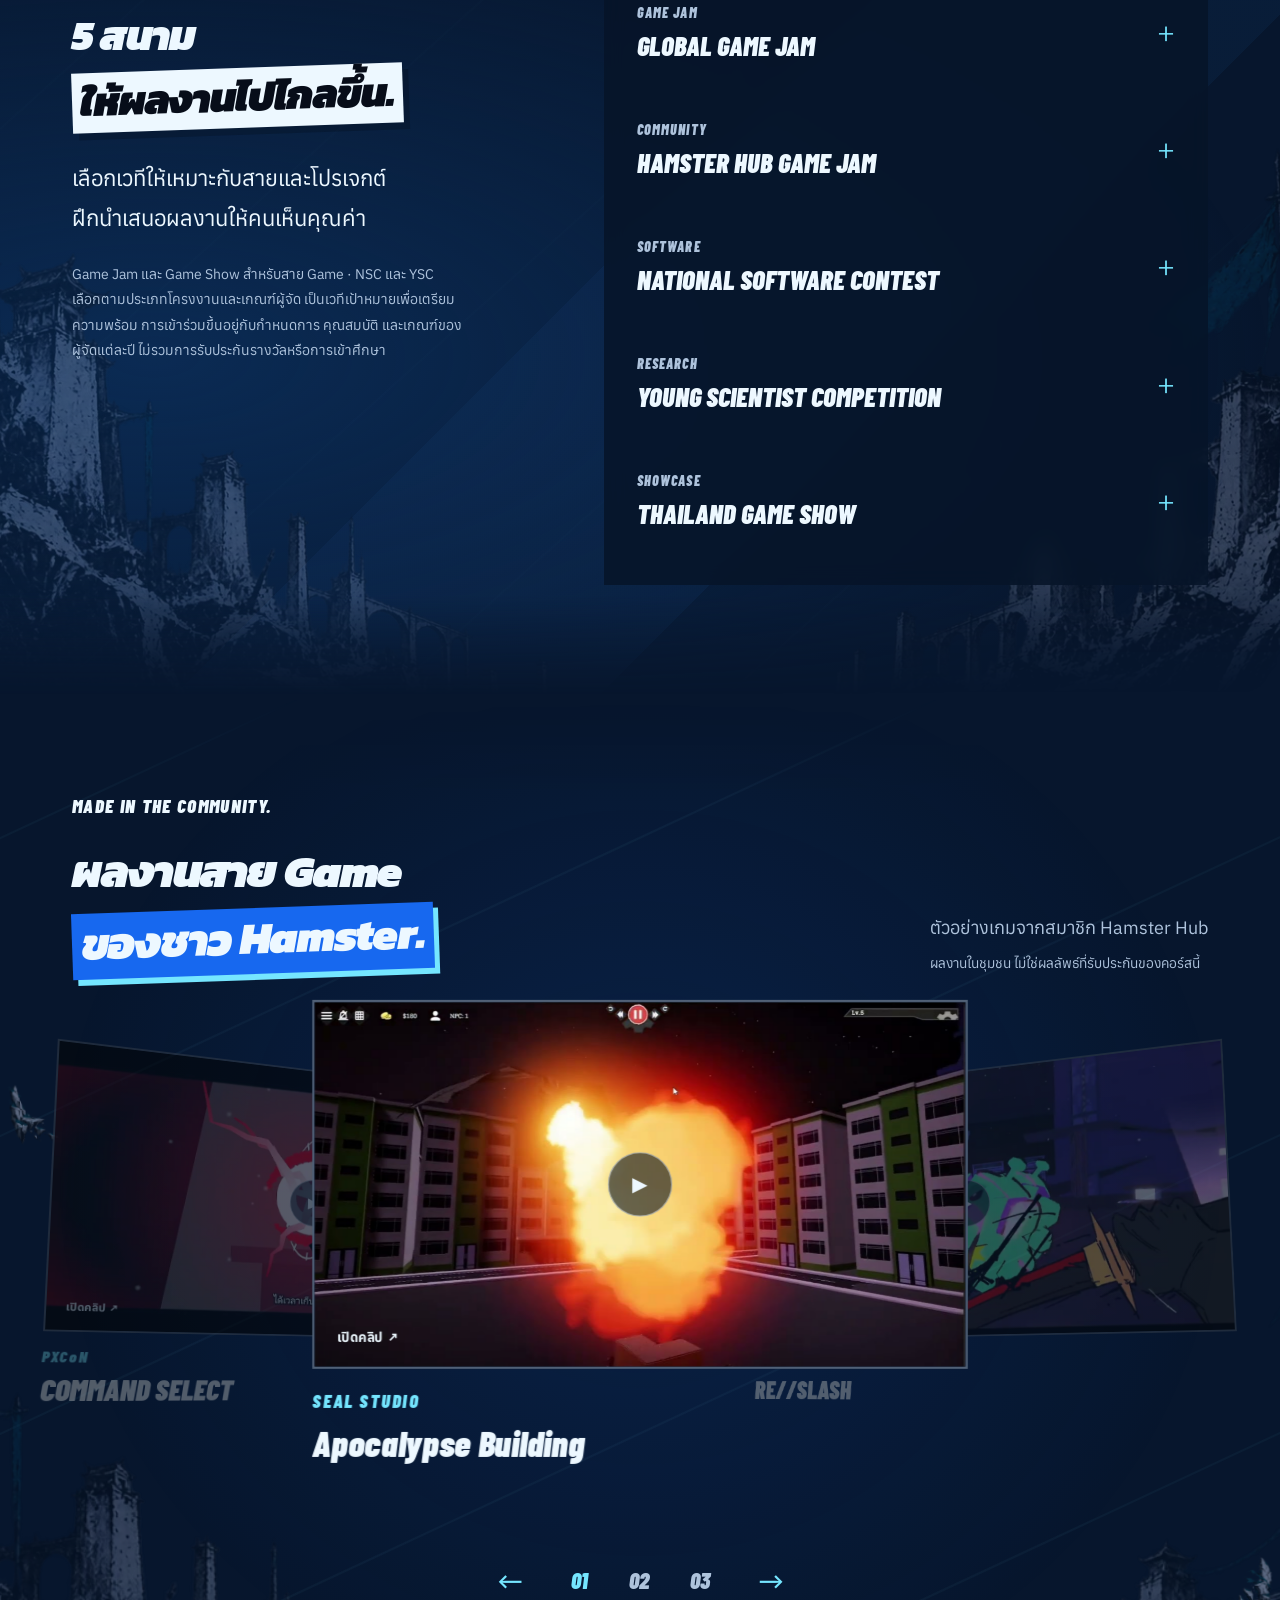
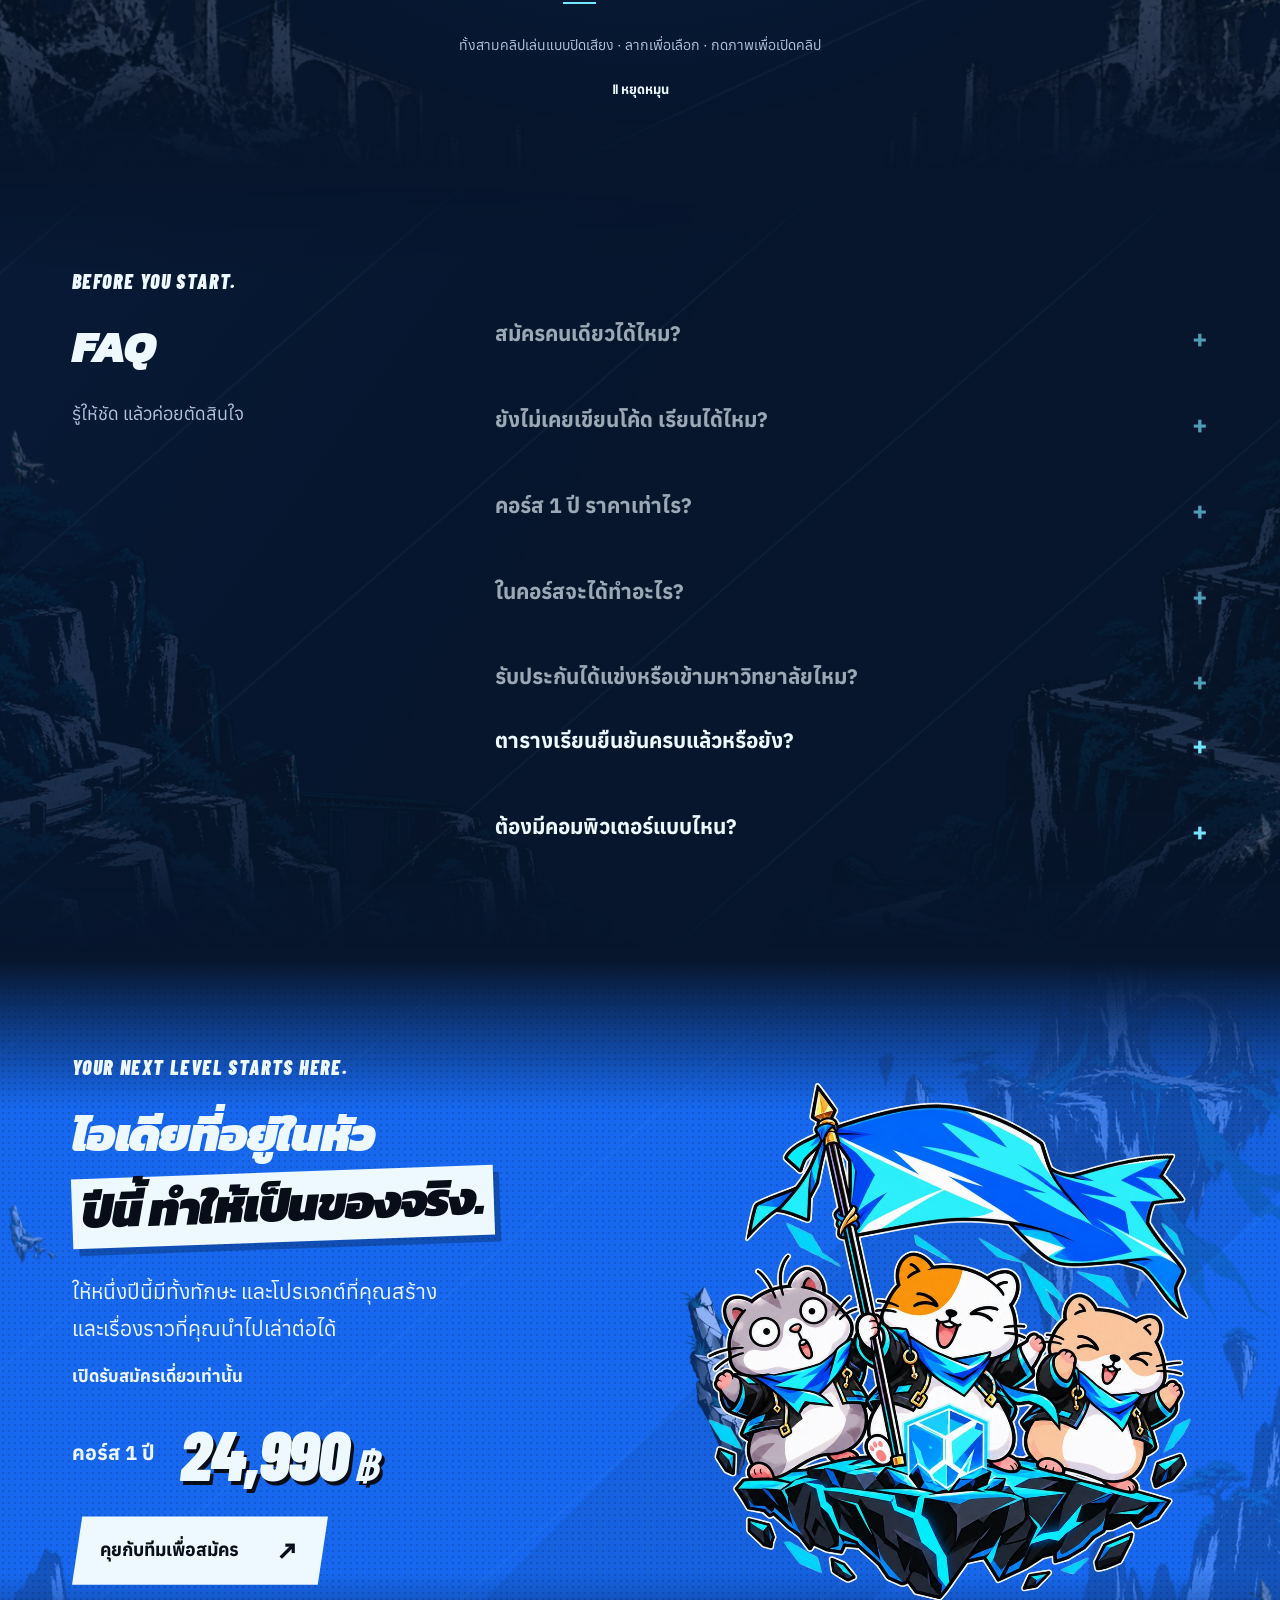
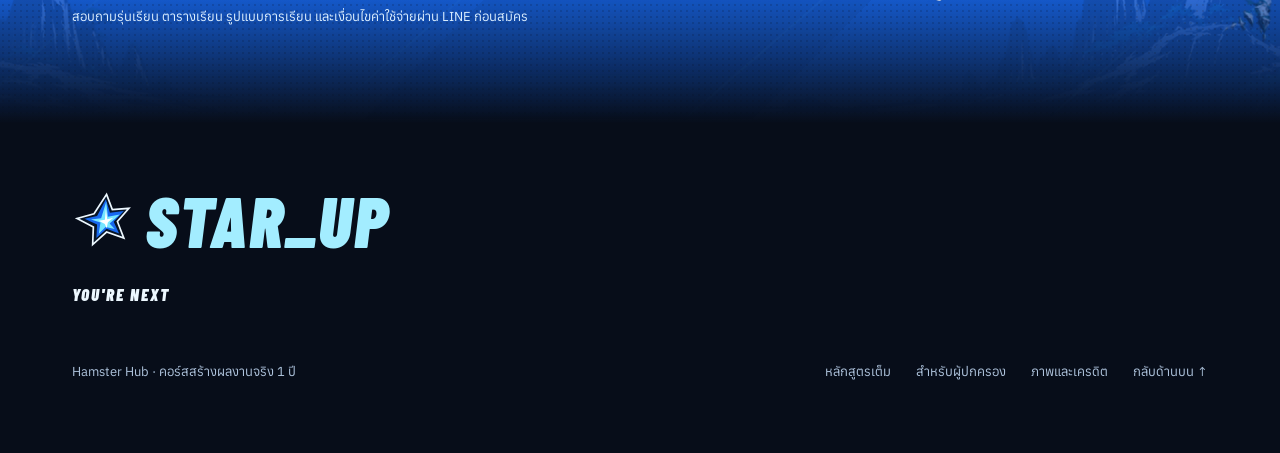
<file: star-up-cinematic/index.html>
<!doctype html><html lang="th"><head><meta charset="utf-8"><meta name="viewport" content="width=device-width,initial-scale=1"><meta http-equiv="refresh" content="0;url=../star-up/?v=4"><title>Star Up — กลับสู่คอร์ส</title><script>location.replace('../star-up/?v=4'+location.hash)</script></head><body><a href="../star-up/?v=4">เปิดเว็บไซต์ Star Up</a></body></html>
</file>
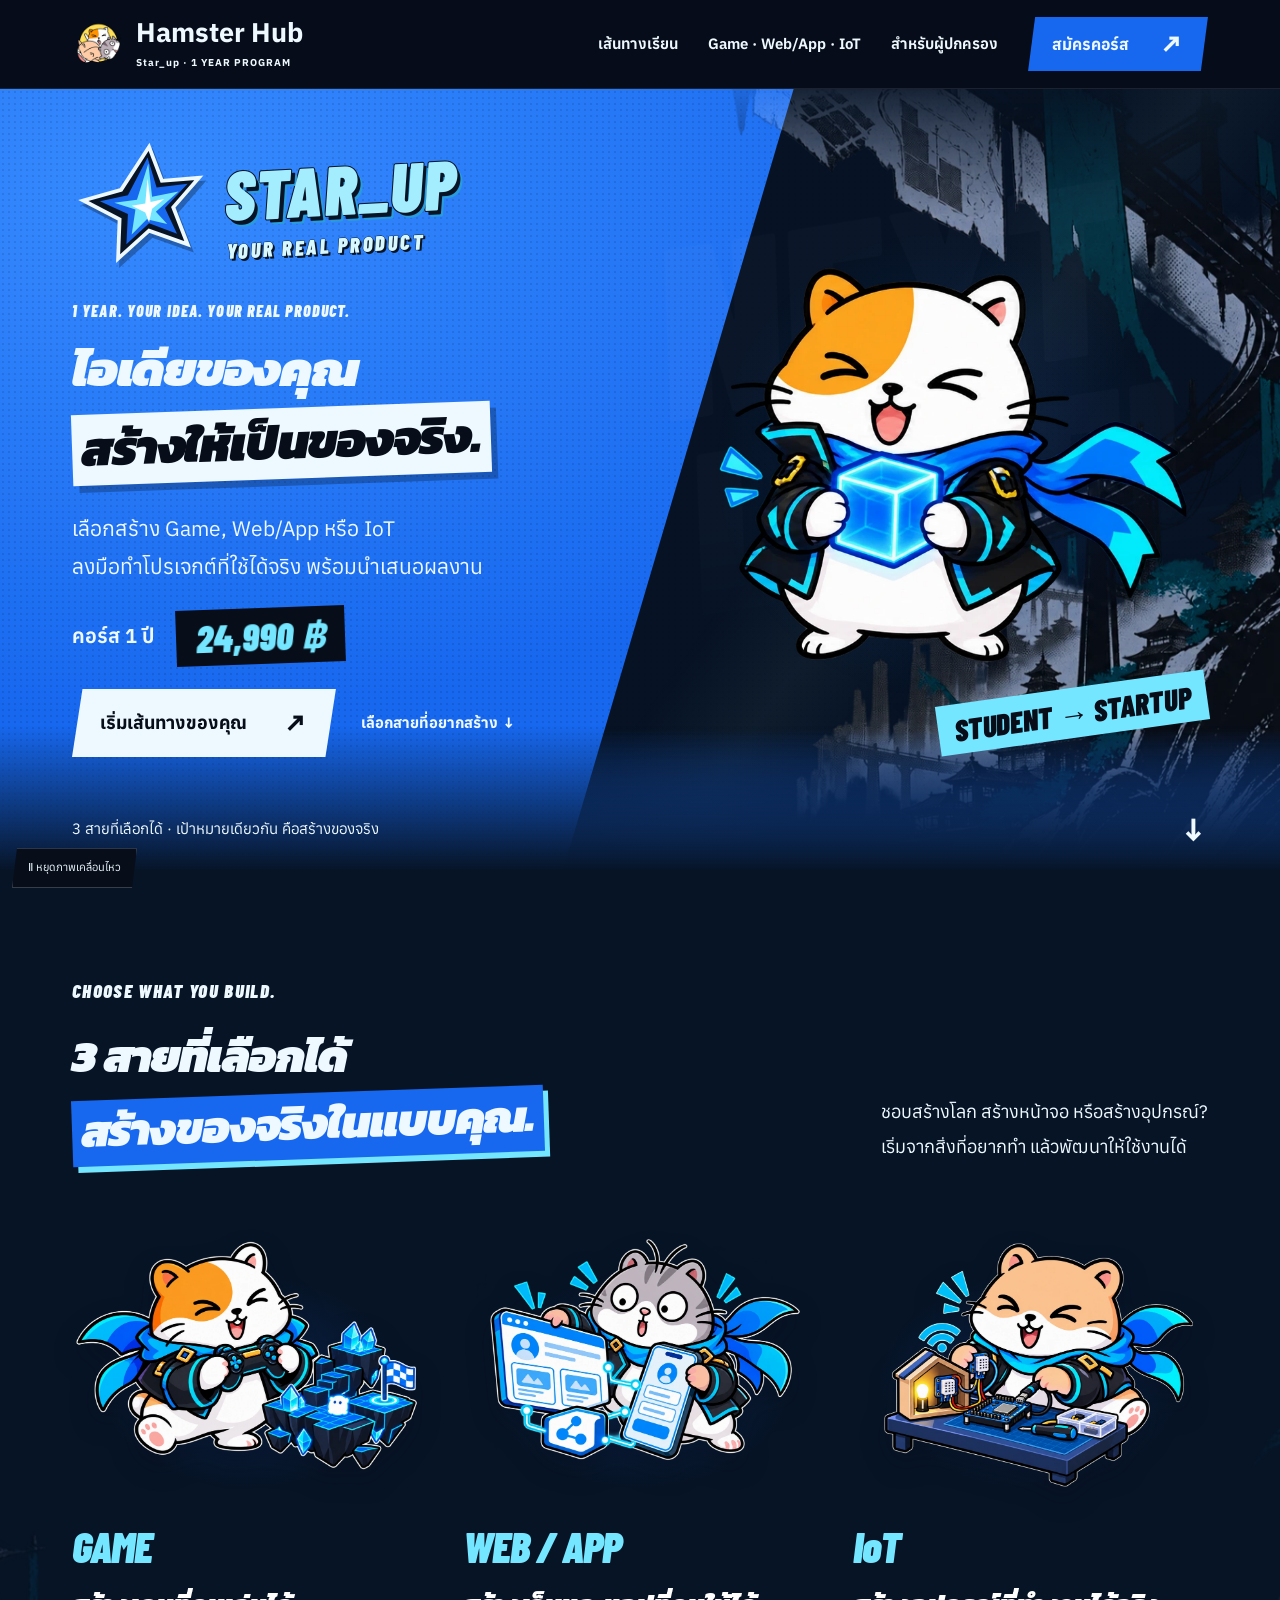
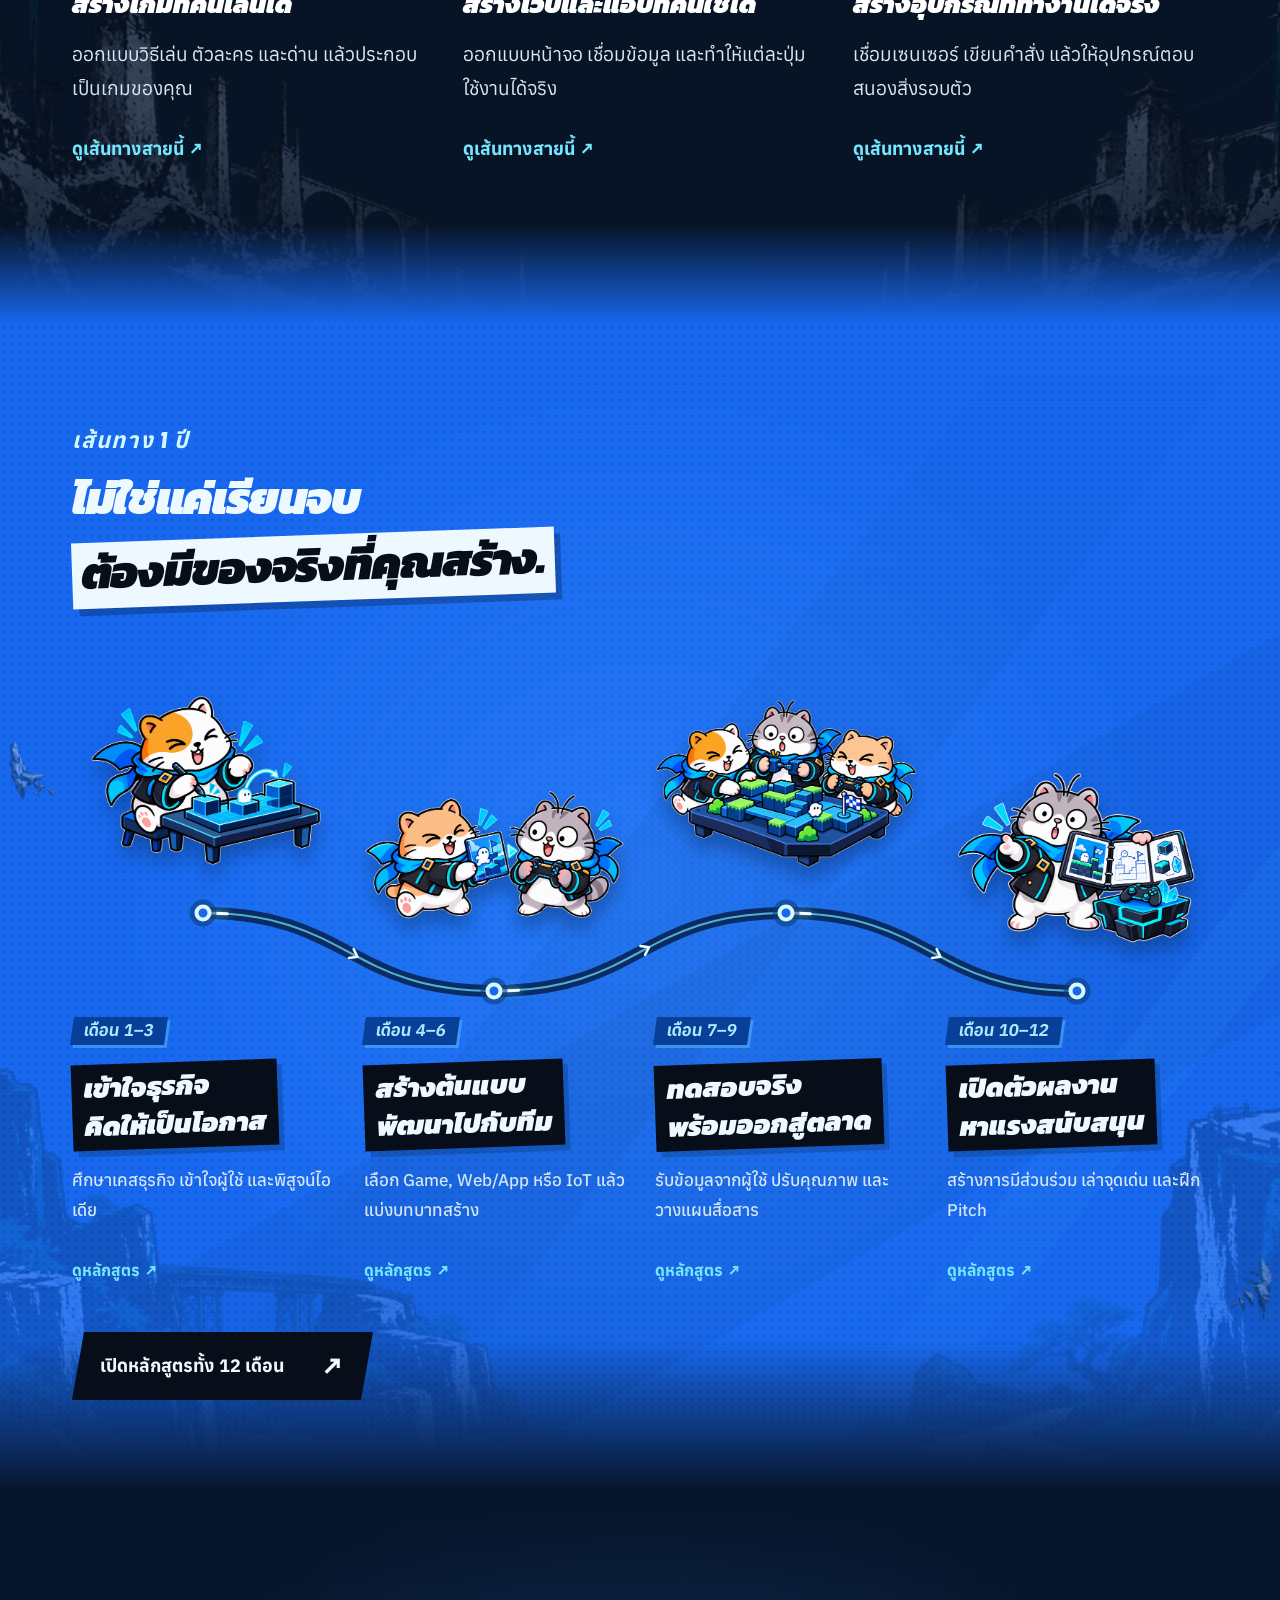
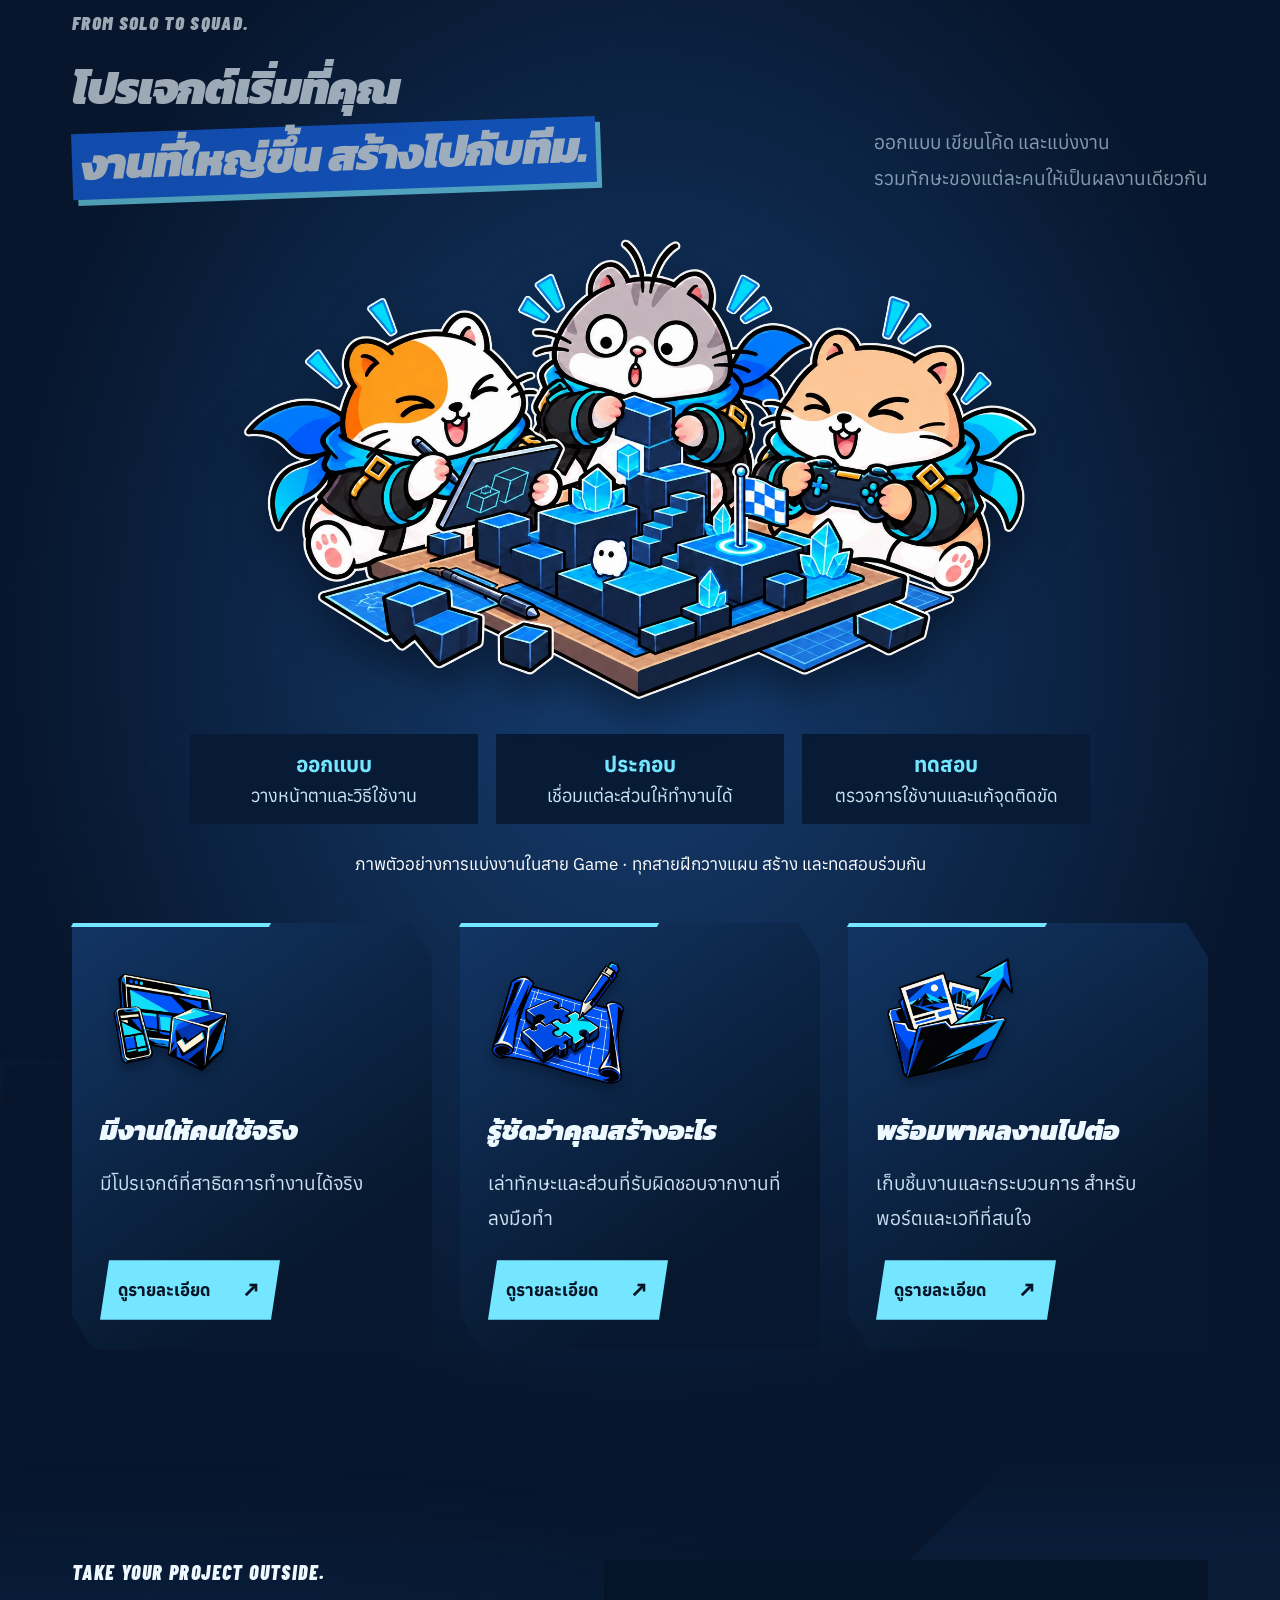
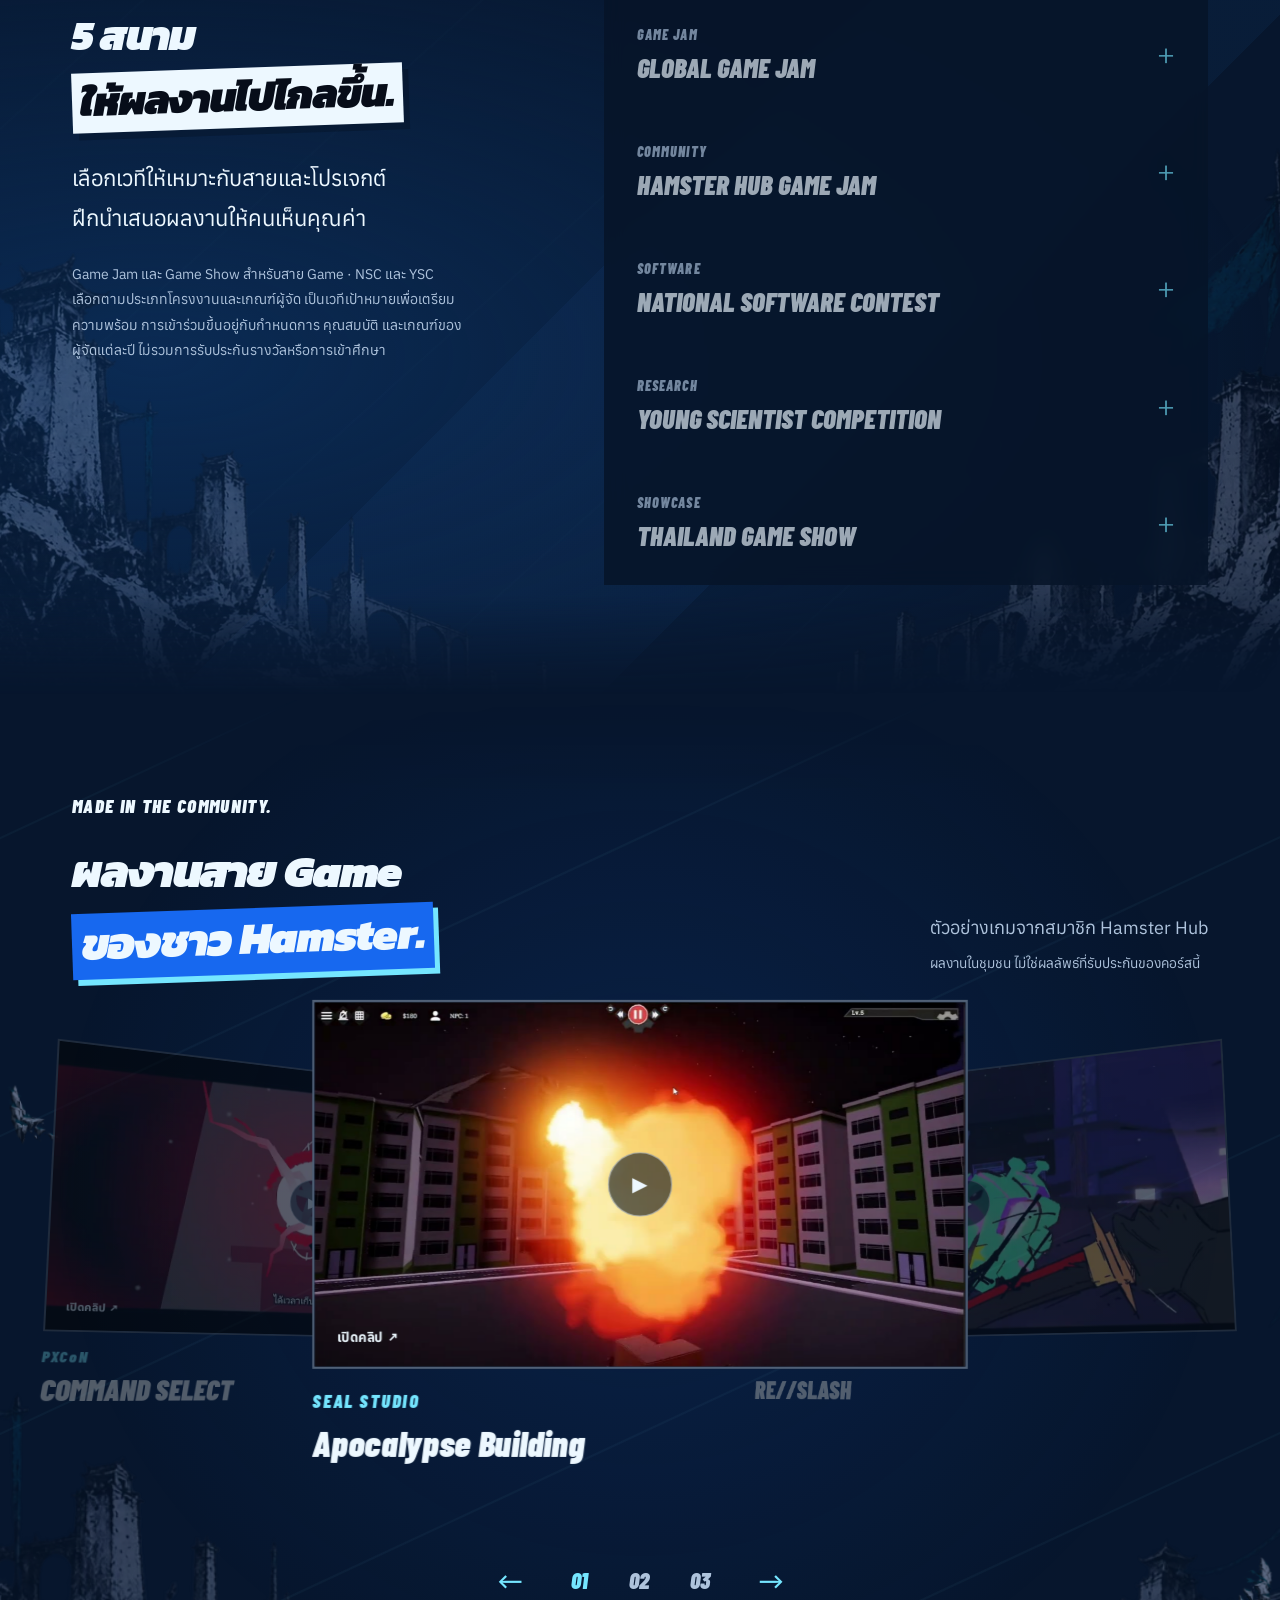
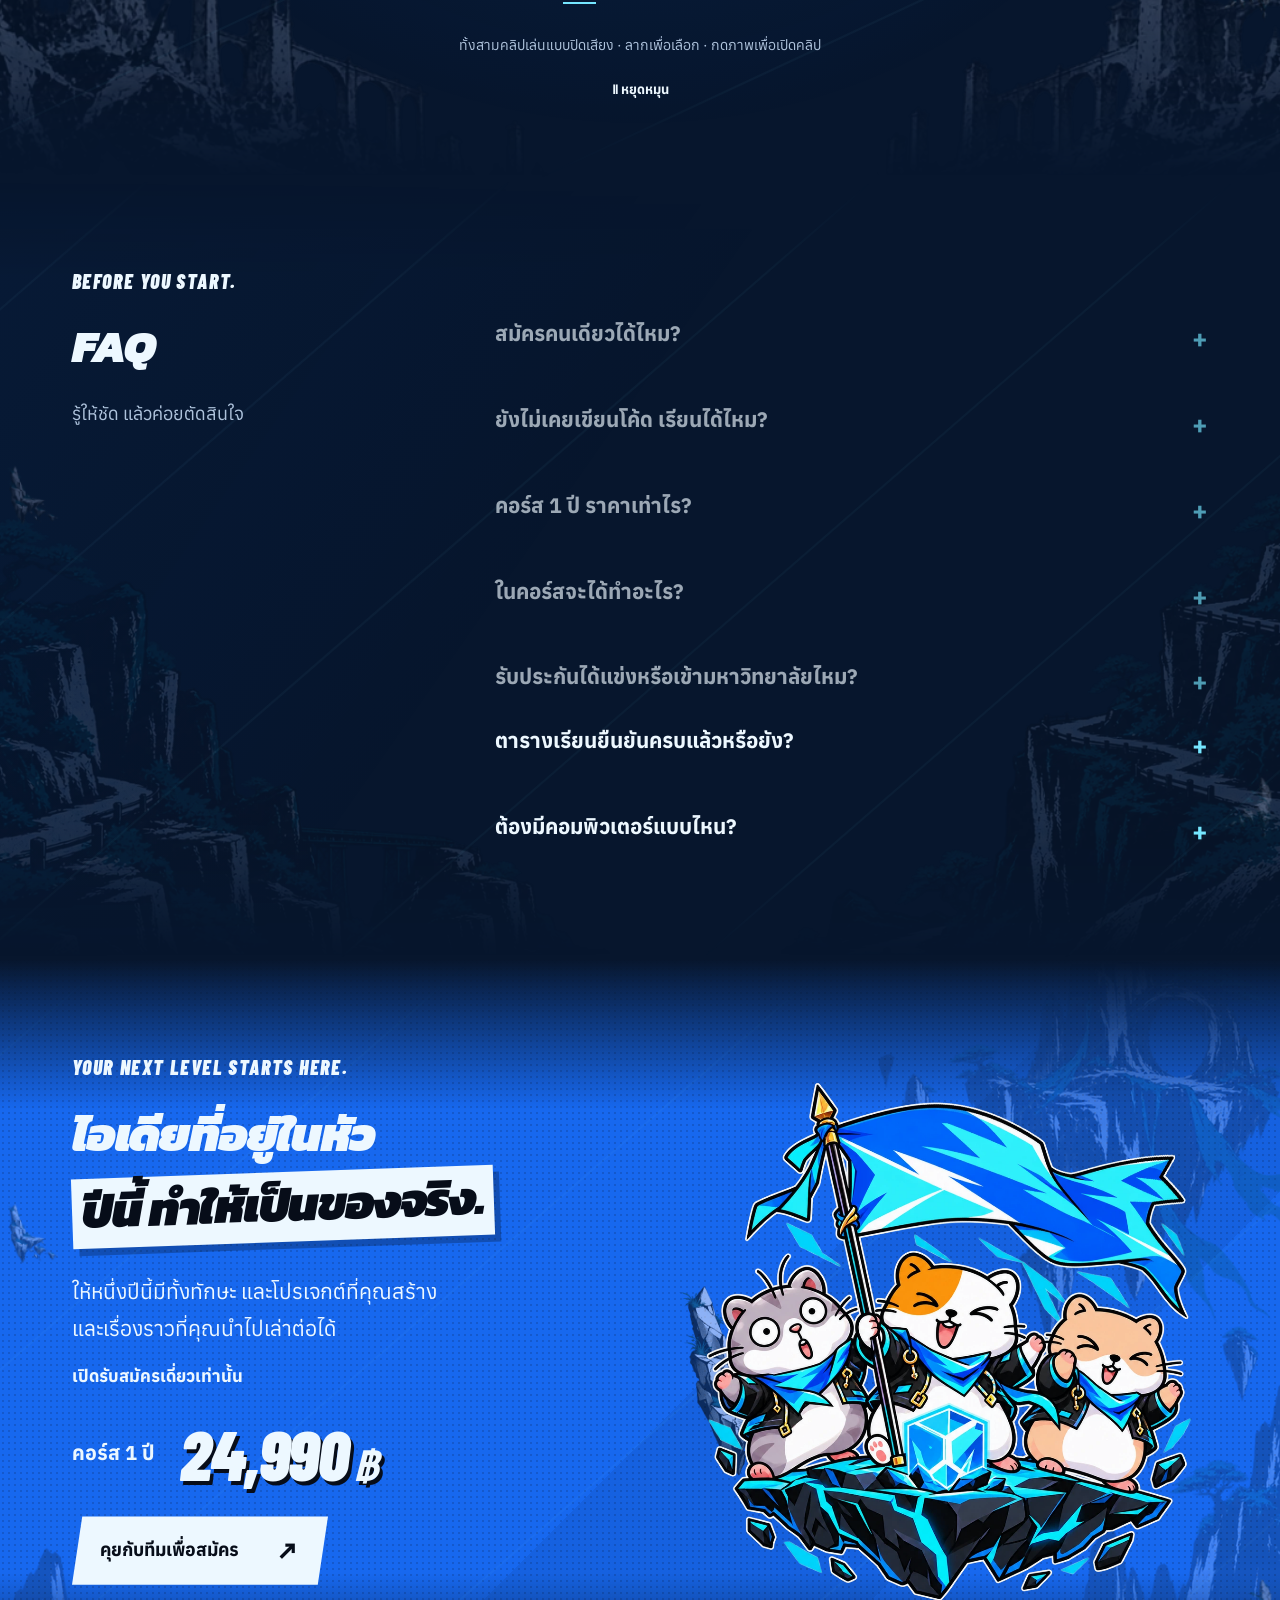
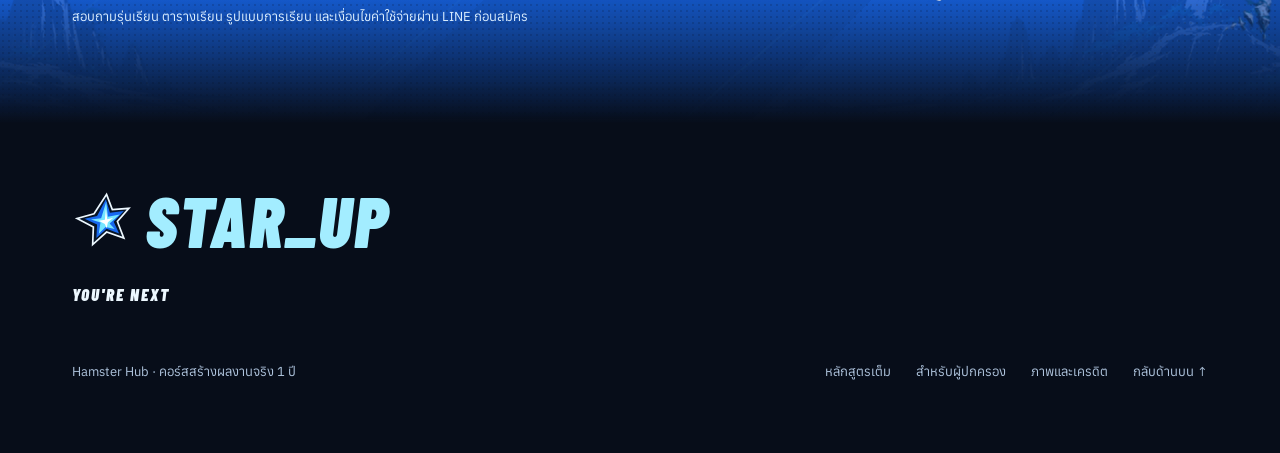
<file: star-up/index.html>
<!doctype html><html lang="th"><head><meta charset="utf-8"><meta name="viewport" content="width=device-width,initial-scale=1"><meta name="theme-color" content="#07101f"><title>Star_up — สร้างผลงานจริงใน 1 ปี | Hamster Hub</title><meta name="description" content="คอร์สสร้างผลงานจริง 1 ปี ราคา 24,990 บาท เลือกสาย Game, Web/App หรือ IoT ลงมือสร้างโปรเจกต์ที่ใช้งานได้จริง พร้อมเตรียมพอร์ตและนำเสนอผลงาน"><link rel="icon" href="assets/hamsterhub-logo.webp"><link rel="preload" href="assets/Anuphan.ttf" as="font" type="font/ttf" crossorigin><link rel="preload" href="assets/Kanit-BlackItalic.ttf" as="font" type="font/ttf" crossorigin><link rel="stylesheet" href="star-up.css?v=1"><script src="app.js" defer></script><script src="star-up.js?v=1" defer></script><link rel="stylesheet" href="backgrounds.css?v=3"><script src="backgrounds.js?v=3" defer></script><link rel="stylesheet" href="refresh-v5.css?v=6"><link rel="stylesheet" href="story-v7.css?v=7"><link rel="stylesheet" href="refine-v10.css?v=10"><script src="refine-v10.js?v=10" defer></script><link rel="stylesheet" href="mascot-v11.css?v=11"><link rel="stylesheet" href="learning-route.css?v=12"><script src="learning-route.js?v=12" defer></script><link rel="stylesheet" href="tracks-v13.css?v=14"><script src="tracks-v13.js?v=13" defer></script><link rel="stylesheet" href="star-motion-v15.css?v=15"><link rel="stylesheet" href="curriculum-v16.css?v=16"><link rel="stylesheet" href="logo-frames-v17.css?v=17"><link rel="stylesheet" href="wordmark-v18.css?v=18"><link rel="stylesheet" href="wordmark-v19.css?v=19"><link rel="stylesheet" href="content-v20.css?v=20"><link rel="stylesheet" href="details-v21.css?v=21"><script src="details-v21.js?v=21" defer></script><link rel="stylesheet" href="hover-v22.css?v=22"><script src="hover-v22.js?v=22" defer></script></head><body><a class="skip" href="#main">ข้ามไปเนื้อหา</a><header class="site-header"><div class="wrap header-row"><a class="brand" href="index.html" aria-label="Hamster Hub — Star_up"><img src="assets/hamsterhub-logo.webp" width="52" height="52" alt="โลโก้ Hamster Hub"><span><strong>Hamster Hub</strong><small>Star_up · 1 YEAR PROGRAM</small></span></a><button class="menu-toggle" aria-expanded="false" aria-controls="navigation" aria-label="เปิดเมนู">☰</button><nav id="navigation" aria-label="เมนูหลัก"><a href="curriculum.html" data-detail="full-course">เส้นทางเรียน</a><a href="index.html#tracks">Game · Web/App · IoT</a><a href="parents.html">สำหรับผู้ปกครอง</a><a class="button small" href="index.html#enroll">สมัครคอร์ส <span>↗</span></a></nav></div><div class="read-progress" aria-hidden="true"></div></header>
<main id="main"><section class="hero dots"><div class="hero-ink" aria-hidden="true"></div><div class="hero-word" aria-hidden="true">NEXT<br>LEVEL.</div><div class="wrap hero-grid"><div class="hero-copy"><div class="course-mark course-identity"><img src="assets/star-frames-v17/pose-0.svg" width="144" height="144" alt="Star_up — ดาวพุ่งสีน้ำเงิน"><span class="course-wordmark-lockup"><span class="course-wordmark">Star_<strong>up</strong></span><small>YOUR REAL PRODUCT</small></span></div><p class="eyebrow hero-kicker">1 YEAR. YOUR IDEA. YOUR REAL PRODUCT.</p><h1>ไอเดียของคุณ<br><span class="cut paper">สร้างให้เป็นของจริง.</span></h1><p class="hero-desc">เลือกสร้าง Game, Web/App หรือ IoT<br> ลงมือทำโปรเจกต์ที่ใช้ได้จริง พร้อมนำเสนอผลงาน</p><div class="hero-facts"><span>คอร์ส 1 ปี</span><strong>24,990 ฿</strong></div><div class="hero-actions"><a class="button" href="#enroll">เริ่มเส้นทางของคุณ <span>↗</span></a><a class="text-link" href="#tracks">เลือกสายที่อยากสร้าง ↓</a></div></div><div class="hero-art"><div class="dark-chibi" data-dark-animation><img src="assets/pose-0.webp" width="800" height="800" alt="หนูขาวปื้นส้มในชุดดำฟ้า พร้อมโปรเจกต์คิวบ์สีน้ำเงิน" fetchpriority="high"></div><span class="art-note">STUDENT → STARTUP</span></div></div><a class="scroll-invite wrap" href="#tracks"><span>3 สายที่เลือกได้ · เป้าหมายเดียวกัน คือสร้างของจริง</span><b>↓</b></a></section>
<section class="tracks-section" id="tracks"><div class="wrap"><div class="section-heading"><div><p class="eyebrow">CHOOSE WHAT YOU BUILD.</p><h2>3 สายที่เลือกได้<br><span class="cut blue">สร้างของจริงในแบบคุณ.</span></h2></div><p>ชอบสร้างโลก สร้างหน้าจอ หรือสร้างอุปกรณ์?<br>เริ่มจากสิ่งที่อยากทำ แล้วพัฒนาให้ใช้งานได้</p></div><div class="track-grid"><article class="track-card" id="track-game"><figure><img src="assets/track-game-v13.webp" width="1100" height="825" loading="lazy" alt="มาสคอต Hamster Hub กับจอยเกมและฉากเกมที่เล่นได้"></figure><p class="track-name">GAME</p><h3>สร้างเกมที่คนเล่นได้</h3><p>ออกแบบวิธีเล่น ตัวละคร และด่าน แล้วประกอบเป็นเกมของคุณ</p><a class="text-link" href="curriculum.html#game" data-detail="game">ดูเส้นทางสายนี้ ↗</a></article><article class="track-card" id="track-webapp"><figure><img src="assets/track-webapp-v13.webp" width="1100" height="825" loading="lazy" alt="มาสคอต Hamster Hub กับหน้าจอเว็บไซต์และแอปที่เชื่อมต่อกัน"></figure><p class="track-name">WEB / APP</p><h3>สร้างเว็บและแอปที่คนใช้ได้</h3><p>ออกแบบหน้าจอ เชื่อมข้อมูล และทำให้แต่ละปุ่มใช้งานได้จริง</p><a class="text-link" href="curriculum.html#webapp" data-detail="webapp">ดูเส้นทางสายนี้ ↗</a></article><article class="track-card" id="track-iot"><figure><img src="assets/track-iot-v13.webp" width="1100" height="825" loading="lazy" alt="มาสคอต Hamster Hub กับเซนเซอร์ บอร์ดควบคุม และต้นแบบบ้านอัจฉริยะ"></figure><p class="track-name">IoT</p><h3>สร้างอุปกรณ์ที่ทำงานได้จริง</h3><p>เชื่อมเซนเซอร์ เขียนคำสั่ง แล้วให้อุปกรณ์ตอบสนองสิ่งรอบตัว</p><a class="text-link" href="curriculum.html#iot" data-detail="iot">ดูเส้นทางสายนี้ ↗</a></article></div></div></section><section class="roadmap" id="roadmap"><div class="wrap"><div class="section-heading"><div><p class="eyebrow">เส้นทาง 1 ปี</p><h2>ไม่ใช่แค่เรียนจบ<br><span class="cut paper">ต้องมีของจริงที่คุณสร้าง.</span></h2></div></div><div class="journey-scroll" tabindex="0" aria-label="เส้นทางเรียน 4 ช่วง พร้อมภาพกระบวนการและผลงาน"><div class="journey-inner"><div class="phases"><article class="phase"><figure class="mascot-lesson"><img src="assets/mascot-step-1-v11.webp" width="1448" height="1086" loading="lazy" alt="มาสคอตขาวปื้นส้มใช้ปากกาสร้างด่านและเส้นทางกระโดดให้ตัวละคร"></figure><p class="phase-month">เดือน 1–3</p><h3>เข้าใจธุรกิจ<br>คิดให้เป็นโอกาส</h3><p class="phase-result">ศึกษาเคสธุรกิจ เข้าใจผู้ใช้ และพิสูจน์ไอเดีย</p><a class="phase-action" href="curriculum.html#foundation" data-detail="foundation">ดูหลักสูตร ↗</a></article><article class="phase"><figure class="mascot-lesson"><img src="assets/mascot-step-2-v11.webp" width="1448" height="1086" loading="lazy" alt="มาสคอตสีส้มส่งเกมที่ทำเสร็จให้มาสคอตสีเทาเล่นด้วยจอย"></figure><p class="phase-month">เดือน 4–6</p><h3>สร้างต้นแบบ<br>พัฒนาไปกับทีม</h3><p class="phase-result">เลือก Game, Web/App หรือ IoT แล้วแบ่งบทบาทสร้าง</p><a class="phase-action" href="curriculum.html#first-game" data-detail="first-game">ดูหลักสูตร ↗</a></article><article class="phase"><figure class="mascot-lesson"><img src="assets/mascot-step-3-v11.webp" width="1448" height="1086" loading="lazy" alt="มาสคอตทั้งสามแบ่งหน้าที่ประกอบฉาก เชื่อมระบบ และเล่นทดสอบเกมเดียวกัน"></figure><p class="phase-month">เดือน 7–9</p><h3>ทดสอบจริง<br>พร้อมออกสู่ตลาด</h3><p class="phase-result">รับข้อมูลจากผู้ใช้ ปรับคุณภาพ และวางแผนสื่อสาร</p><a class="phase-action" href="curriculum.html#team" data-detail="team">ดูหลักสูตร ↗</a></article><article class="phase"><figure class="mascot-lesson"><img src="assets/mascot-step-4-v11.webp" width="1448" height="1086" loading="lazy" alt="มาสคอตสีเทานำเสนอแฟ้มที่มีภาพเกม แบบร่างด่าน และระบบที่สร้าง"></figure><p class="phase-month">เดือน 10–12</p><h3>เปิดตัวผลงาน<br>หาแรงสนับสนุน</h3><p class="phase-result">สร้างการมีส่วนร่วม เล่าจุดเด่น และฝึก Pitch</p><a class="phase-action" href="curriculum.html#launch" data-detail="launch">ดูหลักสูตร ↗</a></article></div></div></div><a class="button ink" href="curriculum.html" data-detail="full-course">เปิดหลักสูตรทั้ง 12 เดือน <span>↗</span></a></div></section>
<section class="team-section" id="skills"><img class="edge-decor edge-left" src="assets/rocks-left.webp" alt="" aria-hidden="true" width="200" height="270" loading="lazy"><div class="wrap"><div class="section-heading"><div><p class="eyebrow">FROM SOLO TO SQUAD.</p><h2>โปรเจกต์เริ่มที่คุณ<br><span class="cut blue">งานที่ใหญ่ขึ้น สร้างไปกับทีม.</span></h2></div><p>ออกแบบ เขียนโค้ด และแบ่งงาน<br>รวมทักษะของแต่ละคนให้เป็นผลงานเดียวกัน</p></div><div class="team-art"><img src="assets/team-v5.webp" alt="หนู Hamster Hub ทั้งสามแบ่งงานออกแบบ ประกอบด่าน และควบคุมเกมบนโต๊ะสร้างโปรเจกต์" width="1400" height="933" loading="lazy"></div><div class="team-roles"><p><strong>ออกแบบ</strong>วางหน้าตาและวิธีใช้งาน</p><p><strong>ประกอบ</strong>เชื่อมแต่ละส่วนให้ทำงานได้</p><p><strong>ทดสอบ</strong>ตรวจการใช้งานและแก้จุดติดขัด</p></div><p class="team-bridge">ภาพตัวอย่างการแบ่งงานในสาย Game · ทุกสายฝึกวางแผน สร้าง และทดสอบร่วมกัน</p><div class="outputs result-cards"><article><img class="result-icon" src="assets/result-real-product-v21.webp" width="180" height="180" alt="" loading="lazy"><h3>มีงานให้คนใช้จริง</h3><p>มีโปรเจกต์ที่สาธิตการทำงานได้จริง</p><button class="result-detail" type="button" data-detail="result-real-product">ดูรายละเอียด <span aria-hidden="true">↗</span></button></article><article><img class="result-icon" src="assets/result-own-role-v21.webp" width="180" height="180" alt="" loading="lazy"><h3>รู้ชัดว่าคุณสร้างอะไร</h3><p>เล่าทักษะและส่วนที่รับผิดชอบจากงานที่ลงมือทำ</p><button class="result-detail" type="button" data-detail="result-own-role">ดูรายละเอียด <span aria-hidden="true">↗</span></button></article><article><img class="result-icon" src="assets/result-next-step-v21.webp" width="180" height="180" alt="" loading="lazy"><h3>พร้อมพาผลงานไปต่อ</h3><p>เก็บชิ้นงานและกระบวนการ สำหรับพอร์ตและเวทีที่สนใจ</p><button class="result-detail" type="button" data-detail="result-next-step">ดูรายละเอียด <span aria-hidden="true">↗</span></button></article></div></div></section>
<section class="arenas dots" id="arenas"><div class="wrap arena-grid"><div class="arena-heading"><p class="eyebrow">TAKE YOUR PROJECT OUTSIDE.</p><h2>5 สนาม<br><span class="cut paper">ให้ผลงานไปไกลขึ้น.</span></h2><p class="lead">เลือกเวทีให้เหมาะกับสายและโปรเจกต์<br>ฝึกนำเสนอผลงานให้คนเห็นคุณค่า</p><p class="fine">Game Jam และ Game Show สำหรับสาย Game · NSC และ YSC เลือกตามประเภทโครงงานและเกณฑ์ผู้จัด เป็นเวทีเป้าหมายเพื่อเตรียมความพร้อม การเข้าร่วมขึ้นอยู่กับกำหนดการ คุณสมบัติ และเกณฑ์ของผู้จัดแต่ละปี ไม่รวมการรับประกันรางวัลหรือการเข้าศึกษา</p></div><div class="arena-list"><details class="arena"><summary><span class="arena-no">01</span><span><small>GAME JAM</small><strong>Global Game Jam</strong></span><span class="arena-toggle">+</span></summary><div class="arena-detail"><h3>48 ชั่วโมง เปลี่ยนโจทย์ให้เป็นเกม</h3><p>ฝึกทำเกมภายใต้เวลาจำกัด ร่วมทีม แลกเปลี่ยนไอเดีย และเก็บประสบการณ์การสร้างเกมในกิจกรรมระดับนานาชาติ</p></div></details><details class="arena"><summary><span class="arena-no">02</span><span><small>COMMUNITY</small><strong>Hamster Hub Game Jam</strong></span><span class="arena-toggle">+</span></summary><div class="arena-detail"><h3>สร้างเกมไปกับคอมมูนิตี้</h3><p>ฝึกแบ่งหน้าที่ สร้างเกม และนำเสนอผลงานกับสมาชิกในชุมชน Hamster Hub</p></div></details><details class="arena"><summary><span class="arena-no">03</span><span><small>SOFTWARE</small><strong>National Software Contest</strong></span><span class="arena-toggle">+</span></summary><div class="arena-detail"><h3>พัฒนาโปรเจกต์ให้สื่อสารปัญหาได้</h3><p>เตรียมแนวคิดซอฟต์แวร์ กระบวนการพัฒนา และการนำเสนอให้พร้อมศึกษาการส่ง NSC ตามเกณฑ์ของรุ่นนั้น</p></div></details><details class="arena"><summary><span class="arena-no">04</span><span><small>RESEARCH</small><strong>Young Scientist Competition</strong></span><span class="arena-toggle">+</span></summary><div class="arena-detail"><h3>เล่าโครงงานด้วยเหตุผลและข้อมูล</h3><p>ต่อยอดโจทย์ที่เหมาะสมเป็นโครงงาน ฝึกตั้งคำถาม เก็บข้อมูล และสื่อสารกระบวนการสำหรับการศึกษาการส่ง YSC</p></div></details><details class="arena"><summary><span class="arena-no">05</span><span><small>SHOWCASE</small><strong>Thailand Game Show</strong></span><span class="arena-toggle">+</span></summary><div class="arena-detail"><h3>พาเกมออกไปพบคนเล่น</h3><p>เตรียมเดโมและการเล่าเกมให้คนเข้าใจ เพื่อมองหาโอกาสแสดงผลงานและรับฟังผู้เล่นในงานอุตสาหกรรมเกม</p></div></details></div></div></section>
<section class="showcase" id="showcase"><div class="wrap"><div class="section-heading"><div><p class="eyebrow">MADE IN THE COMMUNITY.</p><h2>ผลงานสาย Game<br><span class="cut blue">ของชาว Hamster.</span></h2></div><p>ตัวอย่างเกมจากสมาชิก Hamster Hub<br><small>ผลงานในชุมชน ไม่ใช่ผลลัพธ์ที่รับประกันของคอร์สนี้</small></p></div><div class="work-gallery"><div class="gallery-stage" tabindex="0" aria-label="ผลงานเกม หมุนอัตโนมัติ ลากหรือใช้ลูกศรเพื่อเลือก"><article class="gallery-item" data-name="Apocalypse Building"><a href="https://www.youtube.com/watch?v=RZhOiGRcjcY" data-video="RZhOiGRcjcY" data-title="Apocalypse Building" target="_blank" rel="noopener"><img src="assets/apocalypse.jpg" width="1280" height="720" alt="ผลงานเกม Apocalypse Building จากสมาชิก SEAL STUDIO" loading="lazy"><span class="play">▶</span><span class="watch-label">เปิดคลิป ↗</span></a><div class="project-caption"><p>SEAL STUDIO</p><h3>Apocalypse Building</h3></div></article><article class="gallery-item" data-name="RE//SLASH"><a href="https://www.youtube.com/watch?v=LhUO186ZWG8" data-video="LhUO186ZWG8" data-title="RE//SLASH" target="_blank" rel="noopener"><img src="assets/reslash.jpg" width="1280" height="720" alt="ผลงานเกม RE//SLASH จากสมาชิก RE_SLASH" loading="lazy"><span class="play">▶</span><span class="watch-label">เปิดคลิป ↗</span></a><div class="project-caption"><p>RE_SLASH</p><h3>RE//SLASH</h3></div></article><article class="gallery-item" data-name="COMMAND SELECT"><a href="https://www.youtube.com/watch?v=DtIPdelMho0" data-video="DtIPdelMho0" data-title="COMMAND SELECT" target="_blank" rel="noopener"><img src="assets/command.jpg" width="1280" height="720" alt="ผลงานเกม COMMAND SELECT จากสมาชิก PXCoN" loading="lazy"><span class="play">▶</span><span class="watch-label">เปิดคลิป ↗</span></a><div class="project-caption"><p>PXCoN</p><h3>COMMAND SELECT</h3></div></article></div><div class="gallery-controls"><button data-gallery-prev aria-label="ผลงานก่อนหน้า">←</button><div class="gallery-picks"><button data-gallery-pick aria-label="เลือกผลงาน 1">01</button><button data-gallery-pick aria-label="เลือกผลงาน 2">02</button><button data-gallery-pick aria-label="เลือกผลงาน 3">03</button></div><button data-gallery-next aria-label="ผลงานถัดไป">→</button></div><p class="gallery-help" data-gallery-status aria-live="polite">ทั้งสามคลิปเล่นแบบปิดเสียง · ลากเพื่อเลือก · กดภาพเพื่อเปิดคลิป</p><button class="text-link gallery-auto" data-gallery-auto aria-pressed="true">Ⅱ หยุดหมุน</button></div></div></section>
<section class="questions"><div class="wrap faq-grid"><div><p class="eyebrow">BEFORE YOU START.</p><h2>FAQ</h2><p>รู้ให้ชัด แล้วค่อยตัดสินใจ</p></div><div class="faq"><details><summary>สมัครคนเดียวได้ไหม?<span>+</span></summary><p>Star_up เปิดรับสมัครเดี่ยวเท่านั้น ไม่ต้องมีทีมมาก่อน ส่วนการแบ่งหน้าที่ทำโปรเจกต์ร่วมกันเป็นกิจกรรมระหว่างเรียน</p></details><details><summary>ยังไม่เคยเขียนโค้ด เรียนได้ไหม?<span>+</span></summary><p>เริ่มจากโลก Startup ธุรกิจ และไอเดีย ก่อนพัฒนาต้นแบบตามสายที่เลือก ส่งพื้นฐานและสิ่งที่อยากสร้างให้ทีมประเมินความเหมาะสมก่อนสมัครได้</p></details><details><summary>คอร์ส 1 ปี ราคาเท่าไร?<span>+</span></summary><p>ราคา 24,990 บาท สอบถามวันเปิดรุ่น ตารางเรียน รูปแบบเรียน การชำระเงิน และค่าใช้จ่ายเกี่ยวกับอุปกรณ์หรือกิจกรรมกับทีมผ่าน LINE ก่อนสมัคร</p></details><details><summary>ในคอร์สจะได้ทำอะไร?<span>+</span></summary><p>เลือกสาย Game, Web/App หรือ IoT ฝึกคิดธุรกิจ สร้างต้นแบบ แบ่งบทบาทพัฒนา ทดสอบกับผู้ใช้จริง ทำการตลาด และ Pitch เพื่อหาแรงสนับสนุน ดูหัวข้อครบทั้ง 12 เดือนได้ในหน้าหลักสูตร</p></details><details><summary>รับประกันได้แข่งหรือเข้ามหาวิทยาลัยไหม?<span>+</span></summary><p>ไม่รับประกันรางวัล การคัดเลือก หรือการเข้าศึกษา 5 เวทีเป็นเป้าหมายให้เตรียมความพร้อม การสมัครขึ้นอยู่กับกำหนดการ คุณสมบัติ และเกณฑ์ของผู้จัดในแต่ละปี</p></details><details><summary>ตารางเรียนยืนยันครบแล้วหรือยัง?<span>+</span></summary><p>มีหัวข้อครบ 12 เดือนแล้ว ตั้งแต่โลก Startup และ Business Model ไปถึง Product Development, User Acceptance Test, Marketing และ Fund Raising ตาราง เวลาเรียน อุปกรณ์ และการแบ่งหัวข้อแต่ละสายยืนยันกับทีมก่อนสมัคร</p></details><details><summary>ต้องมีคอมพิวเตอร์แบบไหน?<span>+</span></summary><p>อุปกรณ์ขึ้นอยู่กับสายที่เลือก ส่งสเปกคอมพิวเตอร์ให้ทีมประเมินได้ สาย IoT ให้สอบถามรายการบอร์ด เซนเซอร์ และค่าอุปกรณ์ก่อนสมัคร</p></details></div></div></section><section class="enroll dots" id="enroll"><div class="wrap enroll-grid"><div><p class="eyebrow">YOUR NEXT LEVEL STARTS HERE.</p><h2>ไอเดียที่อยู่ในหัว<br><span class="cut paper">ปีนี้ ทำให้เป็นของจริง.</span></h2><p class="lead">ให้หนึ่งปีนี้มีทั้งทักษะ และโปรเจกต์ที่คุณสร้าง<br>และเรื่องราวที่คุณนำไปเล่าต่อได้</p><p class="individual-enrollment">เปิดรับสมัครเดี่ยวเท่านั้น</p><div class="enroll-price"><span>คอร์ส 1 ปี</span><strong>24,990<span>฿</span></strong></div><a class="button" href="https://page.line.me/jkm4247u?openQrModal=true" target="_blank" rel="noopener">คุยกับทีมเพื่อสมัคร <span>↗</span></a><p class="fine">สอบถามรุ่นเรียน ตารางเรียน รูปแบบการเรียน และเงื่อนไขค่าใช้จ่ายผ่าน LINE ก่อนสมัคร</p></div><div class="closing-composition"><img class="closing-art" src="assets/closing.webp" alt="หนู Hamster Hub ทั้งสามพร้อมโปรเจกต์และธงสีน้ำเงิน" width="1000" height="1000" loading="lazy"></div></div></section></main><template id="detail-result-real-product" data-title="มีงานให้คนใช้จริง" data-kicker="YOUR REAL PRODUCT"><div class="result-reading"><img src="assets/result-real-product-v21.webp" width="160" height="160" alt=""><h3>จากไอเดีย สู่โปรเจกต์ที่ใช้งานได้</h3><p>เลือกสร้างตามสายที่สนใจ แล้วทำให้การทำงานหลักของโปรเจกต์เกิดขึ้นจริง</p><ul><li>Game: มีวิธีเล่น ระบบ และเป้าหมายที่ผู้เล่นโต้ตอบได้</li><li>Web/App: หน้าจอ ปุ่ม และข้อมูลเชื่อมกันเป็นการใช้งาน</li><li>IoT: เซนเซอร์รับข้อมูล และอุปกรณ์ตอบสนองตามคำสั่ง</li><li>สาธิตการทำงาน รับข้อมูลจากผู้ใช้ และแก้จุดที่ติดขัด</li></ul></div></template><template id="detail-result-own-role" data-title="รู้ชัดว่าคุณสร้างอะไร" data-kicker="YOUR REAL PRODUCT"><div class="result-reading"><img src="assets/result-own-role-v21.webp" width="160" height="160" alt=""><h3>บอกได้ว่า คุณลงมือทำส่วนไหน</h3><p>เก็บกระบวนการทำงานไว้ด้วย เพื่อให้ผลงานเล่าความสามารถของคุณได้ชัด</p><ul><li>อธิบายโจทย์และคนที่จะใช้โปรเจกต์นี้</li><li>แสดงแบบร่าง โค้ด งานภาพ หรือระบบที่คุณรับผิดชอบ</li><li>เล่าปัญหาที่เจอ สิ่งที่แก้ และผลที่เปลี่ยนไป</li><li>แยกบทบาทของตัวเองให้ชัด เมื่อทำโปรเจกต์ร่วมกับทีม</li></ul></div></template><template id="detail-result-next-step" data-title="พร้อมพาผลงานไปต่อ" data-kicker="YOUR REAL PRODUCT"><div class="result-reading"><img src="assets/result-next-step-v21.webp" width="160" height="160" alt=""><h3>นำเสนอด้วยผลงานที่จับต้องได้</h3><p>เตรียมสิ่งที่คนอื่นเปิดดู เข้าใจ และเห็นการทำงานของโปรเจกต์ได้</p><ul><li>รวบรวมเดโม ภาพผลงาน และสรุปการพัฒนา</li><li>ฝึกนำเสนอจุดเด่นและประโยชน์ของผลิตภัณฑ์</li><li>จัดข้อมูลบทบาทและสิ่งที่เรียนรู้ไว้ประกอบ Portfolio</li><li>ศึกษาเวทีแข่งขัน Hackathon และโอกาสสนับสนุนที่เหมาะกับผลงาน</li></ul></div></template><template id="detail-full-course" data-title="หลักสูตร Star_up · 12 เดือน" data-kicker="YOUR ONE-YEAR JOURNEY"><div class="year-curriculum"><div class="curriculum-intro"><p class="eyebrow">YOUR IDEA. YOUR PRODUCT. YOUR NEXT STEP.</p><h2>หนึ่งปีที่ได้ลงมือครบกระบวนการ</h2><p>เลือกสร้าง Game, Web/App หรือ IoT แล้วเรียนรู้ทั้งการพัฒนา ธุรกิจ และการสื่อสารผลงาน</p><p class="curriculum-scope">เดือน 5–6 แบ่งบทบาท Art · Code · Management ภายในทีม ส่วนหัวข้อเฉพาะเกม กราฟิก และ C# ใช้ตามสายและบทบาทที่เหมาะสม</p></div><nav class="year-nav" aria-label="ข้ามไปช่วงหลักสูตร"><a href="#foundation">เดือน 1–3</a><a href="#first-game">เดือน 4–6</a><a href="#team">เดือน 7–9</a><a href="#launch">เดือน 10–12</a></nav><div class="curriculum-group" id="foundation"><p class="eyebrow">เดือน 1–3</p><h2>เข้าใจธุรกิจ คิดไอเดีย และพิสูจน์แนวคิด</h2></div><details class="month" id="month-1" open><summary><span class="month-number">01</span><span><small>MONTH 1 · World of Startup-s</small><strong>เข้าใจโลกสตาร์ทอัพ</strong></span><b>+</b></summary><div class="month-content"><p class="lead">ดูทั้งความสำเร็จและความผิดพลาด ก่อนเริ่ม MVP ของเกมหรือเว็บ</p><section class="month-topics"><h3>เรียนและลงมือทำ</h3><ul><li>Startup Fail &amp; Success</li><li>Fail Case Analysis</li><li>How to make 1st Dollar</li><li>MVP of Game or Web</li></ul></section><section class="deliverable"><h3>สิ่งที่ได้พัฒนาระหว่างเรียน</h3><p>วิเคราะห์เคสธุรกิจ และเริ่มต้น MVP ของเกมหรือเว็บ</p></section></div></details><details class="month" id="month-2"><summary><span class="month-number">02</span><span><small>MONTH 2 · Business Model</small><strong>ออกแบบธุรกิจของผลงาน</strong></span><b>+</b></summary><div class="month-content"><p class="lead">รู้ว่าใครจะใช้ และผลงานของคุณสร้างคุณค่าอย่างไร</p><section class="month-topics"><h3>เรียนและลงมือทำ</h3><ul><li>Real Case Study</li><li>Business Model Canvas</li><li>SWOT</li><li>Make the Funniest Game! or most useful Web</li></ul></section><section class="deliverable"><h3>สิ่งที่ได้พัฒนาระหว่างเรียน</h3><p>Business Model Canvas, SWOT และแนวคิดเกมที่สนุกหรือเว็บที่มีประโยชน์</p></section></div></details><details class="month" id="month-3"><summary><span class="month-number">03</span><span><small>MONTH 3 · Ideation &amp; Design Concept</small><strong>คิดไอเดียให้ต่าง ออกแบบให้มีเหตุผล</strong></span><b>+</b></summary><div class="month-content"><p class="lead">สำรวจไอเดีย เข้าใจคนใช้ และพิสูจน์ความเป็นไปได้</p><section class="month-topics"><h3>เรียนและลงมือทำ</h3><ul><li>Out of this world</li><li>On top of Everest</li><li>Story Telling</li><li>AI Simulation</li><li>User Empathy</li><li>Proof of Concept</li></ul></section><section class="deliverable"><h3>สิ่งที่ได้พัฒนาระหว่างเรียน</h3><p>แนวคิดการออกแบบ เรื่องราว ผู้ใช้เป้าหมาย และ Proof of Concept</p></section></div></details><div class="curriculum-group" id="first-game"><p class="eyebrow">เดือน 4–6</p><h2>สร้างต้นแบบและพัฒนาผลิตภัณฑ์</h2></div><details class="month" id="month-4"><summary><span class="month-number">04</span><span><small>MONTH 4 · Prototype Game, Web/App or IoT System</small><strong>สร้างต้นแบบให้ทำงานได้</strong></span><b>+</b></summary><div class="month-content"><p class="lead">พัฒนาโปรเจกต์ตามสายที่เลือก พร้อมพื้นฐานการออกแบบและเขียนโปรแกรม</p><section class="month-topics"><h3>เรียนและลงมือทำ</h3><ul><li>Gameplay &amp; Mechanic Design (Game)</li><li>Animation</li><li>Game Physics</li><li>Collider &amp; Collision</li><li>Basic UI &amp; UX</li><li>Basic Programming with C#</li></ul></section><section class="deliverable"><h3>สิ่งที่ได้พัฒนาระหว่างเรียน</h3><p>ต้นแบบ Game, Web/App หรือระบบ IoT ตามสายที่เลือก</p></section></div></details><details class="month" id="month-5"><summary><span class="month-number">05</span><span><small>MONTH 5 · Alpha Testing &amp; Advanced Features</small><strong>นำเสนอ ทดสอบ และแบ่งหน้าที่พัฒนา</strong></span><b>+</b></summary><div class="month-content"><p class="lead">นำเสนอผลิตภัณฑ์ แล้วพัฒนาตามบทบาท Art, Code และ Management</p><section class="month-topics"><h3>เรียนและลงมือทำ</h3><ul><li>Product Presentation</li><li>Development Branches for each member</li></ul></section><div class="role-branches"><section><h3>Art</h3><ul><li>Basic Modeling with Blender</li><li>Rig &amp; Animation</li><li>Material</li><li>Shader</li><li>Post Processing</li></ul></section><section><h3>Code</h3><ul><li>Intermediate C# Programming</li><li>Conditions &amp; switch</li><li>Nested Loops</li><li>Arrays</li><li>Constructors</li><li>Access Modifiers &amp; Properties</li></ul></section><section><h3>Management</h3><ul><li>Initiation</li><li>Planning</li><li>Execution</li><li>Monitoring &amp; Controlling</li><li>Closure</li></ul></section></div><section class="deliverable"><h3>สิ่งที่ได้พัฒนาระหว่างเรียน</h3><p>การนำเสนอผลิตภัณฑ์ งานทดสอบ Alpha และชิ้นงานตามบทบาท</p></section></div></details><details class="month" id="month-6"><summary><span class="month-number">06</span><span><small>MONTH 6 · Product Development</small><strong>พัฒนาผลิตภัณฑ์ไปด้วยกัน</strong></span><b>+</b></summary><div class="month-content"><p class="lead">แต่ละบทบาทยกระดับงานของตัวเองและเชื่อมให้เป็นผลิตภัณฑ์เดียว</p><section class="month-topics"><h3>เรียนและลงมือทำ</h3><ul><li>Development Branches for each member</li></ul></section><div class="role-branches"><section><h3>Art</h3><ul><li>Advanced Level Design</li><li>Shader Graph &amp; Block-base Programming</li><li>Advanced Visual Effect</li><li>Advanced Terrain</li><li>Cube Map (Reflex &amp; Mirror)</li><li>Lighting &amp; Shadow</li></ul></section><section><h3>Code</h3><ul><li>Classes</li><li>OOP (Object-Oriented Programming)</li><li>Inheritance</li><li>Polymorphism and Overriding Methods</li><li>Abstract Classes and Methods</li><li>Enums</li></ul></section><section><h3>Management</h3><ul><li>Team Description</li><li>Business Plan</li><li>Operations Plan</li><li>Marketing</li><li>Executive Summary</li></ul></section></div><section class="deliverable"><h3>สิ่งที่ได้พัฒนาระหว่างเรียน</h3><p>ผลิตภัณฑ์ที่พัฒนาร่วมกัน พร้อมแผนธุรกิจและการดำเนินงาน</p></section></div></details><div class="curriculum-group" id="team"><p class="eyebrow">เดือน 7–9</p><h2>ทดสอบ เปิดตัว และสื่อสารกับผู้ใช้</h2></div><details class="month" id="month-7"><summary><span class="month-number">07</span><span><small>MONTH 7 · User Acceptance Test</small><strong>ทดสอบกับการใช้งานจริง</strong></span><b>+</b></summary><div class="month-content"><p class="lead">วางแผนสถานการณ์ ทดสอบ และเก็บข้อมูลจากผู้ใช้</p><section class="month-topics"><h3>เรียนและลงมือทำ</h3><ul><li>Scenarios</li><li>Test Cases</li><li>Test Plan</li><li>User Journey</li><li>Beta Testing</li><li>Sample Data Collection</li></ul></section><section class="deliverable"><h3>สิ่งที่ได้พัฒนาระหว่างเรียน</h3><p>Test Plan, Test Cases, User Journey และข้อมูลการทดสอบ Beta</p></section></div></details><details class="month" id="month-8"><summary><span class="month-number">08</span><span><small>MONTH 8 · Product Launch</small><strong>เตรียมผลิตภัณฑ์ให้พร้อมเปิดตัว</strong></span><b>+</b></summary><div class="month-content"><p class="lead">แก้จาก Feedback ตรวจคุณภาพ และเตรียมแผนเปิดตัว</p><section class="month-topics"><h3>เรียนและลงมือทำ</h3><ul><li>Feedback Adjustment</li><li>Optimizer</li><li>Look &amp; Feel</li><li>Quality Assurance</li><li>Launch Plan</li></ul></section><section class="deliverable"><h3>สิ่งที่ได้พัฒนาระหว่างเรียน</h3><p>ผลิตภัณฑ์ที่ปรับจาก Feedback และแผนเปิดตัว</p></section></div></details><details class="month" id="month-9"><summary><span class="month-number">09</span><span><small>MONTH 9 · Social Marketing</small><strong>สื่อสารให้ถึงคนที่ใช่</strong></span><b>+</b></summary><div class="month-content"><p class="lead">รู้จักกลุ่มเป้าหมาย ออกแบบเนื้อหา และวางเป้าหมายการสื่อสาร</p><section class="month-topics"><h3>เรียนและลงมือทำ</h3><ul><li>Target &amp; Segmentation</li><li>Social Research</li><li>Goal</li><li>Interactive Hook</li><li>Engagement</li><li>Call to Action</li><li>Promotion</li></ul></section><section class="deliverable"><h3>สิ่งที่ได้พัฒนาระหว่างเรียน</h3><p>แผนสื่อสาร กลุ่มเป้าหมาย และเนื้อหาที่มีเป้าหมายชัดเจน</p></section></div></details><div class="curriculum-group" id="launch"><p class="eyebrow">เดือน 10–12</p><h2>สร้างการมีส่วนร่วม และหาแรงสนับสนุน</h2></div><details class="month" id="month-10"><summary><span class="month-number">10</span><span><small>MONTH 10 · Social Activities</small><strong>ให้คนได้รู้จักและมีส่วนร่วม</strong></span><b>+</b></summary><div class="month-content"><p class="lead">สร้างกิจกรรมและปฏิสัมพันธ์รอบผลิตภัณฑ์</p><section class="month-topics"><h3>เรียนและลงมือทำ</h3><ul><li>Teaser Campaign</li><li>Influencers</li><li>Social Proof &amp; Testimonials</li><li>Direct Engagement</li></ul></section><section class="deliverable"><h3>สิ่งที่ได้พัฒนาระหว่างเรียน</h3><p>แนวทางแคมเปญ Teaser และกิจกรรมเชื่อมต่อกับผู้ใช้</p></section></div></details><details class="month" id="month-11"><summary><span class="month-number">11</span><span><small>MONTH 11 · Product Launch</small><strong>เปิดตัวให้เห็นคุณค่าของผลงาน</strong></span><b>+</b></summary><div class="month-content"><p class="lead">เล่าจุดเด่น ตั้งเป้าหมาย และเก็บ Feedback กลับมาพัฒนา</p><section class="month-topics"><h3>เรียนและลงมือทำ</h3><ul><li>Unique Value Proposition</li><li>The Story &amp; Image</li><li>Product Promotion</li><li>SMART Goal</li><li>Getting Feedback</li></ul></section><section class="deliverable"><h3>สิ่งที่ได้พัฒนาระหว่างเรียน</h3><p>จุดเด่นของผลิตภัณฑ์ เรื่องราว แผนโปรโมต และ SMART Goal</p></section></div></details><details class="month" id="month-12"><summary><span class="month-number">12</span><span><small>MONTH 12 · Fund Raising</small><strong>นำเสนอเพื่อหาแรงสนับสนุน</strong></span><b>+</b></summary><div class="month-content"><p class="lead">กำหนดสิ่งที่ต้องการ และเตรียมเล่าให้ผู้สนับสนุนเห็นโอกาส</p><section class="month-topics"><h3>เรียนและลงมือทำ</h3><ul><li>What do we want?</li><li>Fund &amp; Support</li><li>How to make investors happy</li><li>Pitching &amp; Hackathon</li></ul></section><section class="deliverable"><h3>สิ่งที่ได้พัฒนาระหว่างเรียน</h3><p>เรื่องราวและการ Pitch เพื่อมองหาทุนหรือการสนับสนุน</p></section></div></details><p class="curriculum-footnote">หัวข้อเรียบเรียงจากข้อมูลคอร์สที่ทีมส่งมา ตารางเรียน รูปแบบการเรียน อุปกรณ์ และการแบ่งหัวข้อของแต่ละสายยืนยันกับทีมก่อนสมัคร การสร้างรายได้ การได้รับทุน และผลการแข่งขันขึ้นอยู่กับผลงานและเกณฑ์ของแต่ละโอกาส</p></div></template><template id="detail-foundation" data-title="เดือน 1–3 · ธุรกิจและไอเดีย" data-kicker="STAR_UP · CURRICULUM"><div class="year-curriculum"><div class="curriculum-group" id="foundation"><p class="eyebrow">เดือน 1–3</p><h2>เข้าใจธุรกิจ คิดไอเดีย และพิสูจน์แนวคิด</h2></div><details class="month" id="month-1" open><summary><span class="month-number">01</span><span><small>MONTH 1 · World of Startup-s</small><strong>เข้าใจโลกสตาร์ทอัพ</strong></span><b>+</b></summary><div class="month-content"><p class="lead">ดูทั้งความสำเร็จและความผิดพลาด ก่อนเริ่ม MVP ของเกมหรือเว็บ</p><section class="month-topics"><h3>เรียนและลงมือทำ</h3><ul><li>Startup Fail &amp; Success</li><li>Fail Case Analysis</li><li>How to make 1st Dollar</li><li>MVP of Game or Web</li></ul></section><section class="deliverable"><h3>สิ่งที่ได้พัฒนาระหว่างเรียน</h3><p>วิเคราะห์เคสธุรกิจ และเริ่มต้น MVP ของเกมหรือเว็บ</p></section></div></details><details class="month" id="month-2"><summary><span class="month-number">02</span><span><small>MONTH 2 · Business Model</small><strong>ออกแบบธุรกิจของผลงาน</strong></span><b>+</b></summary><div class="month-content"><p class="lead">รู้ว่าใครจะใช้ และผลงานของคุณสร้างคุณค่าอย่างไร</p><section class="month-topics"><h3>เรียนและลงมือทำ</h3><ul><li>Real Case Study</li><li>Business Model Canvas</li><li>SWOT</li><li>Make the Funniest Game! or most useful Web</li></ul></section><section class="deliverable"><h3>สิ่งที่ได้พัฒนาระหว่างเรียน</h3><p>Business Model Canvas, SWOT และแนวคิดเกมที่สนุกหรือเว็บที่มีประโยชน์</p></section></div></details><details class="month" id="month-3"><summary><span class="month-number">03</span><span><small>MONTH 3 · Ideation &amp; Design Concept</small><strong>คิดไอเดียให้ต่าง ออกแบบให้มีเหตุผล</strong></span><b>+</b></summary><div class="month-content"><p class="lead">สำรวจไอเดีย เข้าใจคนใช้ และพิสูจน์ความเป็นไปได้</p><section class="month-topics"><h3>เรียนและลงมือทำ</h3><ul><li>Out of this world</li><li>On top of Everest</li><li>Story Telling</li><li>AI Simulation</li><li>User Empathy</li><li>Proof of Concept</li></ul></section><section class="deliverable"><h3>สิ่งที่ได้พัฒนาระหว่างเรียน</h3><p>แนวคิดการออกแบบ เรื่องราว ผู้ใช้เป้าหมาย และ Proof of Concept</p></section></div></details></div></template><template id="detail-first-game" data-title="เดือน 4–6 · สร้างผลิตภัณฑ์" data-kicker="STAR_UP · CURRICULUM"><div class="year-curriculum"><div class="curriculum-group" id="first-game"><p class="eyebrow">เดือน 4–6</p><h2>สร้างต้นแบบและพัฒนาผลิตภัณฑ์</h2></div><details class="month" id="month-4"><summary><span class="month-number">04</span><span><small>MONTH 4 · Prototype Game, Web/App or IoT System</small><strong>สร้างต้นแบบให้ทำงานได้</strong></span><b>+</b></summary><div class="month-content"><p class="lead">พัฒนาโปรเจกต์ตามสายที่เลือก พร้อมพื้นฐานการออกแบบและเขียนโปรแกรม</p><section class="month-topics"><h3>เรียนและลงมือทำ</h3><ul><li>Gameplay &amp; Mechanic Design (Game)</li><li>Animation</li><li>Game Physics</li><li>Collider &amp; Collision</li><li>Basic UI &amp; UX</li><li>Basic Programming with C#</li></ul></section><section class="deliverable"><h3>สิ่งที่ได้พัฒนาระหว่างเรียน</h3><p>ต้นแบบ Game, Web/App หรือระบบ IoT ตามสายที่เลือก</p></section></div></details><details class="month" id="month-5"><summary><span class="month-number">05</span><span><small>MONTH 5 · Alpha Testing &amp; Advanced Features</small><strong>นำเสนอ ทดสอบ และแบ่งหน้าที่พัฒนา</strong></span><b>+</b></summary><div class="month-content"><p class="lead">นำเสนอผลิตภัณฑ์ แล้วพัฒนาตามบทบาท Art, Code และ Management</p><section class="month-topics"><h3>เรียนและลงมือทำ</h3><ul><li>Product Presentation</li><li>Development Branches for each member</li></ul></section><div class="role-branches"><section><h3>Art</h3><ul><li>Basic Modeling with Blender</li><li>Rig &amp; Animation</li><li>Material</li><li>Shader</li><li>Post Processing</li></ul></section><section><h3>Code</h3><ul><li>Intermediate C# Programming</li><li>Conditions &amp; switch</li><li>Nested Loops</li><li>Arrays</li><li>Constructors</li><li>Access Modifiers &amp; Properties</li></ul></section><section><h3>Management</h3><ul><li>Initiation</li><li>Planning</li><li>Execution</li><li>Monitoring &amp; Controlling</li><li>Closure</li></ul></section></div><section class="deliverable"><h3>สิ่งที่ได้พัฒนาระหว่างเรียน</h3><p>การนำเสนอผลิตภัณฑ์ งานทดสอบ Alpha และชิ้นงานตามบทบาท</p></section></div></details><details class="month" id="month-6"><summary><span class="month-number">06</span><span><small>MONTH 6 · Product Development</small><strong>พัฒนาผลิตภัณฑ์ไปด้วยกัน</strong></span><b>+</b></summary><div class="month-content"><p class="lead">แต่ละบทบาทยกระดับงานของตัวเองและเชื่อมให้เป็นผลิตภัณฑ์เดียว</p><section class="month-topics"><h3>เรียนและลงมือทำ</h3><ul><li>Development Branches for each member</li></ul></section><div class="role-branches"><section><h3>Art</h3><ul><li>Advanced Level Design</li><li>Shader Graph &amp; Block-base Programming</li><li>Advanced Visual Effect</li><li>Advanced Terrain</li><li>Cube Map (Reflex &amp; Mirror)</li><li>Lighting &amp; Shadow</li></ul></section><section><h3>Code</h3><ul><li>Classes</li><li>OOP (Object-Oriented Programming)</li><li>Inheritance</li><li>Polymorphism and Overriding Methods</li><li>Abstract Classes and Methods</li><li>Enums</li></ul></section><section><h3>Management</h3><ul><li>Team Description</li><li>Business Plan</li><li>Operations Plan</li><li>Marketing</li><li>Executive Summary</li></ul></section></div><section class="deliverable"><h3>สิ่งที่ได้พัฒนาระหว่างเรียน</h3><p>ผลิตภัณฑ์ที่พัฒนาร่วมกัน พร้อมแผนธุรกิจและการดำเนินงาน</p></section></div></details></div></template><template id="detail-team" data-title="เดือน 7–9 · ทดสอบและการตลาด" data-kicker="STAR_UP · CURRICULUM"><div class="year-curriculum"><div class="curriculum-group" id="team"><p class="eyebrow">เดือน 7–9</p><h2>ทดสอบ เปิดตัว และสื่อสารกับผู้ใช้</h2></div><details class="month" id="month-7"><summary><span class="month-number">07</span><span><small>MONTH 7 · User Acceptance Test</small><strong>ทดสอบกับการใช้งานจริง</strong></span><b>+</b></summary><div class="month-content"><p class="lead">วางแผนสถานการณ์ ทดสอบ และเก็บข้อมูลจากผู้ใช้</p><section class="month-topics"><h3>เรียนและลงมือทำ</h3><ul><li>Scenarios</li><li>Test Cases</li><li>Test Plan</li><li>User Journey</li><li>Beta Testing</li><li>Sample Data Collection</li></ul></section><section class="deliverable"><h3>สิ่งที่ได้พัฒนาระหว่างเรียน</h3><p>Test Plan, Test Cases, User Journey และข้อมูลการทดสอบ Beta</p></section></div></details><details class="month" id="month-8"><summary><span class="month-number">08</span><span><small>MONTH 8 · Product Launch</small><strong>เตรียมผลิตภัณฑ์ให้พร้อมเปิดตัว</strong></span><b>+</b></summary><div class="month-content"><p class="lead">แก้จาก Feedback ตรวจคุณภาพ และเตรียมแผนเปิดตัว</p><section class="month-topics"><h3>เรียนและลงมือทำ</h3><ul><li>Feedback Adjustment</li><li>Optimizer</li><li>Look &amp; Feel</li><li>Quality Assurance</li><li>Launch Plan</li></ul></section><section class="deliverable"><h3>สิ่งที่ได้พัฒนาระหว่างเรียน</h3><p>ผลิตภัณฑ์ที่ปรับจาก Feedback และแผนเปิดตัว</p></section></div></details><details class="month" id="month-9"><summary><span class="month-number">09</span><span><small>MONTH 9 · Social Marketing</small><strong>สื่อสารให้ถึงคนที่ใช่</strong></span><b>+</b></summary><div class="month-content"><p class="lead">รู้จักกลุ่มเป้าหมาย ออกแบบเนื้อหา และวางเป้าหมายการสื่อสาร</p><section class="month-topics"><h3>เรียนและลงมือทำ</h3><ul><li>Target &amp; Segmentation</li><li>Social Research</li><li>Goal</li><li>Interactive Hook</li><li>Engagement</li><li>Call to Action</li><li>Promotion</li></ul></section><section class="deliverable"><h3>สิ่งที่ได้พัฒนาระหว่างเรียน</h3><p>แผนสื่อสาร กลุ่มเป้าหมาย และเนื้อหาที่มีเป้าหมายชัดเจน</p></section></div></details></div></template><template id="detail-launch" data-title="เดือน 10–12 · เปิดตัวและหาแรงสนับสนุน" data-kicker="STAR_UP · CURRICULUM"><div class="year-curriculum"><div class="curriculum-group" id="launch"><p class="eyebrow">เดือน 10–12</p><h2>สร้างการมีส่วนร่วม และหาแรงสนับสนุน</h2></div><details class="month" id="month-10"><summary><span class="month-number">10</span><span><small>MONTH 10 · Social Activities</small><strong>ให้คนได้รู้จักและมีส่วนร่วม</strong></span><b>+</b></summary><div class="month-content"><p class="lead">สร้างกิจกรรมและปฏิสัมพันธ์รอบผลิตภัณฑ์</p><section class="month-topics"><h3>เรียนและลงมือทำ</h3><ul><li>Teaser Campaign</li><li>Influencers</li><li>Social Proof &amp; Testimonials</li><li>Direct Engagement</li></ul></section><section class="deliverable"><h3>สิ่งที่ได้พัฒนาระหว่างเรียน</h3><p>แนวทางแคมเปญ Teaser และกิจกรรมเชื่อมต่อกับผู้ใช้</p></section></div></details><details class="month" id="month-11"><summary><span class="month-number">11</span><span><small>MONTH 11 · Product Launch</small><strong>เปิดตัวให้เห็นคุณค่าของผลงาน</strong></span><b>+</b></summary><div class="month-content"><p class="lead">เล่าจุดเด่น ตั้งเป้าหมาย และเก็บ Feedback กลับมาพัฒนา</p><section class="month-topics"><h3>เรียนและลงมือทำ</h3><ul><li>Unique Value Proposition</li><li>The Story &amp; Image</li><li>Product Promotion</li><li>SMART Goal</li><li>Getting Feedback</li></ul></section><section class="deliverable"><h3>สิ่งที่ได้พัฒนาระหว่างเรียน</h3><p>จุดเด่นของผลิตภัณฑ์ เรื่องราว แผนโปรโมต และ SMART Goal</p></section></div></details><details class="month" id="month-12"><summary><span class="month-number">12</span><span><small>MONTH 12 · Fund Raising</small><strong>นำเสนอเพื่อหาแรงสนับสนุน</strong></span><b>+</b></summary><div class="month-content"><p class="lead">กำหนดสิ่งที่ต้องการ และเตรียมเล่าให้ผู้สนับสนุนเห็นโอกาส</p><section class="month-topics"><h3>เรียนและลงมือทำ</h3><ul><li>What do we want?</li><li>Fund &amp; Support</li><li>How to make investors happy</li><li>Pitching &amp; Hackathon</li></ul></section><section class="deliverable"><h3>สิ่งที่ได้พัฒนาระหว่างเรียน</h3><p>เรื่องราวและการ Pitch เพื่อมองหาทุนหรือการสนับสนุน</p></section></div></details></div></template><template id="detail-game" data-title="สาย Game" data-kicker="CHOOSE WHAT YOU BUILD"><div class="track-reading"><figure><img src="assets/track-game-v13.webp" alt="ตัวอย่างสาย Game" width="1100" height="825"></figure><p class="track-name">Game</p><h2>เกมที่ควบคุมและเล่นได้</h2><p>Unity และ C# · ตัวละครและด่าน · ภาพ เสียง และระบบเกม</p><p>เรียนรู้ธุรกิจและไอเดีย สร้างต้นแบบ พัฒนาผลิตภัณฑ์ ทดสอบกับผู้ใช้ และเตรียมเปิดตัวตามเส้นทาง 12 เดือน</p><p class="detail-note">เครื่องมือและหัวข้อเฉพาะทางปรับตามสายและบทบาท ยืนยันรายละเอียดกับทีมก่อนสมัคร</p></div></template><template id="detail-webapp" data-title="สาย Web / App" data-kicker="CHOOSE WHAT YOU BUILD"><div class="track-reading"><figure><img src="assets/track-webapp-v13.webp" alt="ตัวอย่างสาย Web / App" width="1100" height="825"></figure><p class="track-name">Web / App</p><h2>เว็บไซต์หรือแอปที่ใช้งานได้</h2><p>หน้าจอและการโต้ตอบ · การจัดการข้อมูล · ทดสอบการใช้งาน</p><p>เรียนรู้ธุรกิจและไอเดีย สร้างต้นแบบ พัฒนาผลิตภัณฑ์ ทดสอบกับผู้ใช้ และเตรียมเปิดตัวตามเส้นทาง 12 เดือน</p><p class="detail-note">เครื่องมือและหัวข้อเฉพาะทางปรับตามสายและบทบาท ยืนยันรายละเอียดกับทีมก่อนสมัคร</p></div></template><template id="detail-iot" data-title="สาย IoT" data-kicker="CHOOSE WHAT YOU BUILD"><div class="track-reading"><figure><img src="assets/track-iot-v13.webp" alt="ตัวอย่างสาย IoT" width="1100" height="825"></figure><p class="track-name">IoT</p><h2>อุปกรณ์ต้นแบบที่รับรู้และตอบสนองได้</h2><p>เซนเซอร์และบอร์ดควบคุม · การเขียนคำสั่ง · การเชื่อมต่ออุปกรณ์</p><p>เรียนรู้ธุรกิจและไอเดีย สร้างต้นแบบ พัฒนาผลิตภัณฑ์ ทดสอบกับผู้ใช้ และเตรียมเปิดตัวตามเส้นทาง 12 เดือน</p><p class="detail-note">เครื่องมือและหัวข้อเฉพาะทางปรับตามสายและบทบาท ยืนยันรายละเอียดกับทีมก่อนสมัคร</p></div></template><dialog class="course-detail-modal" id="course-detail-modal" aria-labelledby="course-modal-title"><header class="course-modal-head"><div><p id="course-modal-kicker"></p><h2 id="course-modal-title"></h2></div><button type="button" data-close-course-modal aria-label="ปิดรายละเอียด">ปิด ×</button></header><div class="course-modal-body" id="course-modal-body"></div><footer class="course-modal-foot"><span>Star_up · YOUR REAL PRODUCT</span><button type="button" data-close-course-modal>กลับไปดูต่อ ↙</button></footer></dialog>
<dialog id="video-dialog" class="video-dialog"><div class="dialog-top"><h2 id="video-title">ผลงานเกม</h2><button data-close-video aria-label="ปิดวิดีโอ">ปิด ×</button></div><div id="video-player"></div><a id="video-fallback" target="_blank" rel="noopener">เปิดใน YouTube ↗</a></dialog><script src="gallery-orbit.js" defer></script><script src="showcase-video-v20.js" defer></script><script src="hero-animation.js" defer></script><script src="closing-flag.js?v=5" defer></script><footer class="site-footer"><div class="wrap"><a class="footer-brand" href="index.html"><img class="footer-star" src="assets/star-frames-v17/pose-0.svg" width="70" height="70" alt="">Star_up<span>YOU'RE NEXT</span></a><div class="footer-links"><span>Hamster Hub · คอร์สสร้างผลงานจริง 1 ปี</span><a href="curriculum.html" data-detail="full-course">หลักสูตรเต็ม</a><a href="parents.html">สำหรับผู้ปกครอง</a><a href="credits.html">ภาพและเครดิต</a><a href="#main">กลับด้านบน ↑</a></div></div></footer><button class="motion-toggle" data-motion-toggle aria-pressed="false">Ⅱ หยุดภาพเคลื่อนไหว</button><script src="star-motion-v15.js?v=15" defer></script><script src="logo-frames-v17.js?v=17" defer></script></body></html>
</file>
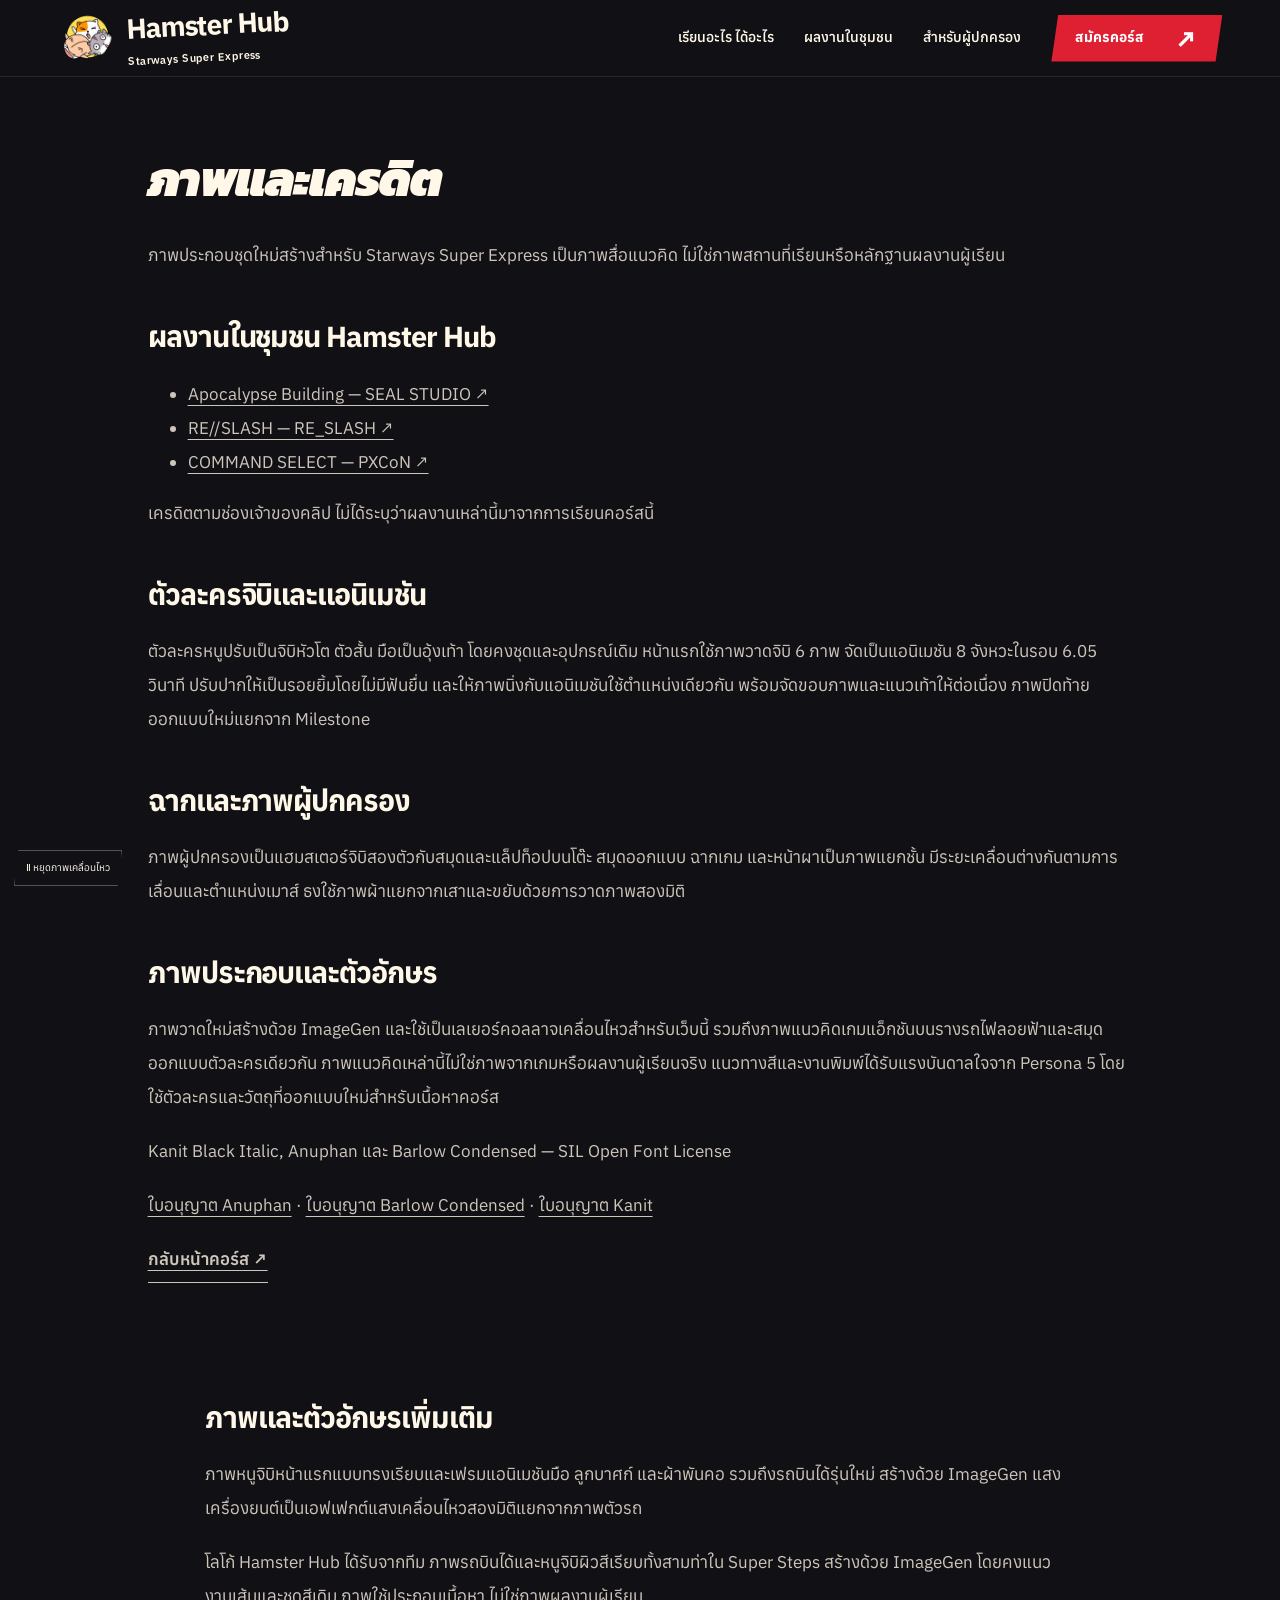
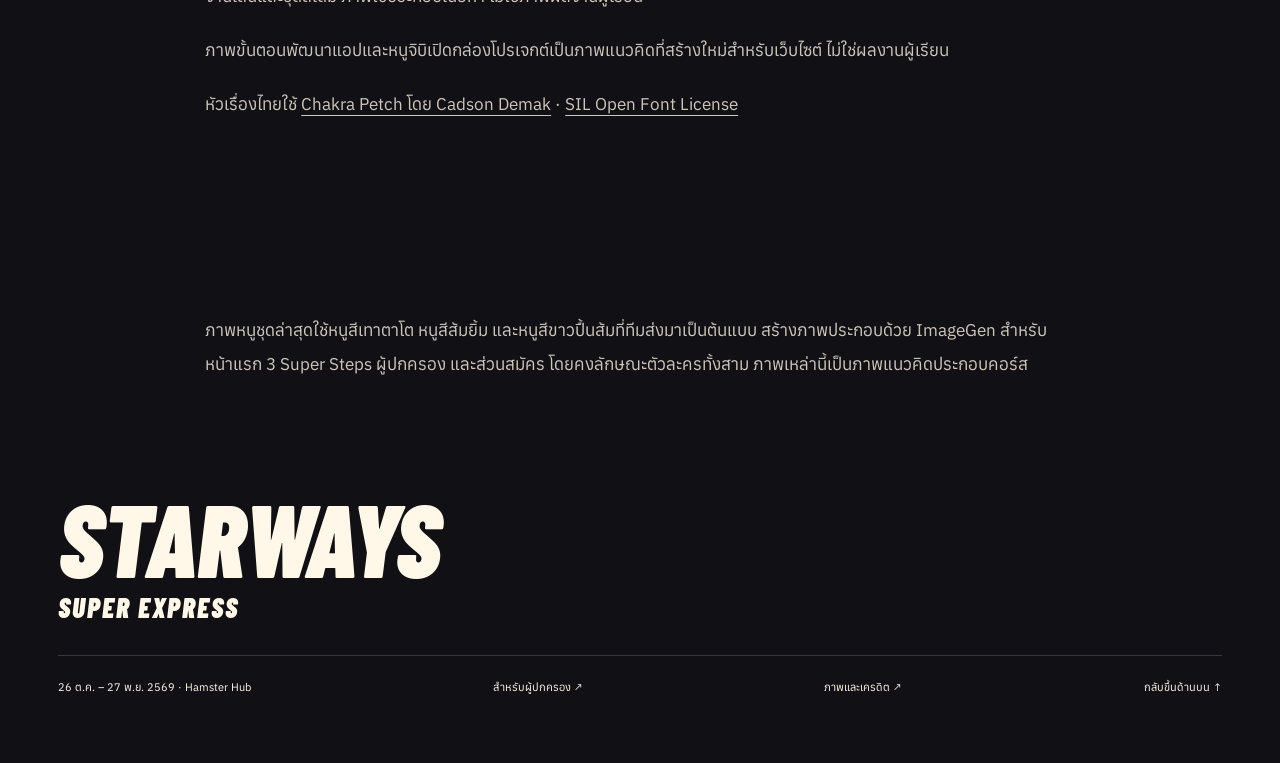
<file: credits.html>
<!doctype html><html lang="th"><head><meta charset="utf-8"><meta name="viewport" content="width=device-width,initial-scale=1"><meta name="theme-color" content="#df2032"><title>ภาพและเครดิต — Starways Super Express</title><meta name="description" content="เครดิตภาพประกอบ ผลงานเกม และตัวอักษร"><link rel="icon" href="assets/rebellion/monsta.webp"><link rel="preload" href="assets/rebellion/Anuphan.ttf" as="font" type="font/ttf" crossorigin><link rel="preload" href="assets/rebellion/BarlowCondensed-BlackItalic.ttf" as="font" type="font/ttf" crossorigin><link rel="stylesheet" href="rebellion.css?v=12"><script src="app.js?v=20" defer></script><script src="gallery-orbit.js?v=21" defer></script><script src="rebellion.js?v=13" defer></script><link rel="stylesheet" href="chibi-v13.css?v=13"><script src="hero-action.js?v=20" defer></script><link rel="stylesheet" href="motion-v14.css?v=14"><script src="scene-motion.js?v=17" defer></script><link rel="stylesheet" href="polish-v15.css?v=15"><script src="depth-scene.js?v=15" defer></script><link rel="preload" href="assets/edge-v17/Kanit-BlackItalic.ttf" as="font" type="font/ttf" crossorigin><link rel="stylesheet" href="edge-v17.css?v=17"><script src="edge-v20.js?v=20" defer></script><link rel="stylesheet" href="seams-v18.css?v=18"><link rel="stylesheet" href="course-v19.css?v=19.1"><link rel="preload" href="assets/poster-v20/ChakraPetch-BoldItalic.ttf" as="font" type="font/ttf" crossorigin><link rel="stylesheet" href="poster-v20.css?v=20.1"><link rel="stylesheet" href="sales-v21.css?v=62"><link rel="stylesheet" href="heading-dimension.css?v=62"><link rel="stylesheet" href="super-steps-v64.css?v=64"></head><body><a class="skip" href="#main">ข้ามไปเนื้อหา</a><header class="site-header"><div class="wrap header-row"><a class="brand brand-hamster" href="index.html" aria-label="Hamster Hub — Starways Super Express หน้าหลัก"><img src="assets/super-steps-v64/hamsterhub-logo.webp" alt="โลโก้ Hamster Hub" width="58" height="58"><span class="brand-copy"><strong>Hamster Hub</strong><small>Starways Super Express</small></span></a><button class="menu-toggle" aria-controls="navigation" aria-expanded="false">เมนู <span class="menu-mark" aria-hidden="true"></span></button><nav id="navigation" aria-label="เมนูหลัก"><a href="index.html#journey">เรียนอะไร ได้อะไร</a><a href="index.html#showcase">ผลงานในชุมชน</a><a href="parents.html">สำหรับผู้ปกครอง</a><a class="button nav-enroll" href="index.html#start">สมัครคอร์ส <span aria-hidden="true">↗</span></a></nav></div><div class="reading-progress" aria-hidden="true"></div></header><main id="main" class="wrap credits"><h1>ภาพและเครดิต</h1><p>ภาพประกอบชุดใหม่สร้างสำหรับ Starways Super Express เป็นภาพสื่อแนวคิด ไม่ใช่ภาพสถานที่เรียนหรือหลักฐานผลงานผู้เรียน</p><h2>ผลงานในชุมชน Hamster Hub</h2><ul><li><a href="https://www.youtube.com/watch?v=RZhOiGRcjcY" target="_blank" rel="noopener">Apocalypse Building — SEAL STUDIO ↗</a></li><li><a href="https://www.youtube.com/watch?v=LhUO186ZWG8" target="_blank" rel="noopener">RE//SLASH — RE_SLASH ↗</a></li><li><a href="https://www.youtube.com/watch?v=DtIPdelMho0" target="_blank" rel="noopener">COMMAND SELECT — PXCoN ↗</a></li></ul><p>เครดิตตามช่องเจ้าของคลิป ไม่ได้ระบุว่าผลงานเหล่านี้มาจากการเรียนคอร์สนี้</p><h2>ตัวละครจิบิและแอนิเมชัน</h2><p>ตัวละครหนูปรับเป็นจิบิหัวโต ตัวสั้น มือเป็นอุ้งเท้า โดยคงชุดและอุปกรณ์เดิม หน้าแรกใช้ภาพวาดจิบิ 6 ภาพ จัดเป็นแอนิเมชัน 8 จังหวะในรอบ 6.05 วินาที ปรับปากให้เป็นรอยยิ้มโดยไม่มีฟันยื่น และให้ภาพนิ่งกับแอนิเมชันใช้ตำแหน่งเดียวกัน พร้อมจัดขอบภาพและแนวเท้าให้ต่อเนื่อง ภาพปิดท้ายออกแบบใหม่แยกจาก Milestone</p><h2>ฉากและภาพผู้ปกครอง</h2><p>ภาพผู้ปกครองเป็นแฮมสเตอร์จิบิสองตัวกับสมุดและแล็ปท็อปบนโต๊ะ สมุดออกแบบ ฉากเกม และหน้าผาเป็นภาพแยกชั้น มีระยะเคลื่อนต่างกันตามการเลื่อนและตำแหน่งเมาส์ ธงใช้ภาพผ้าแยกจากเสาและขยับด้วยการวาดภาพสองมิติ</p><h2>ภาพประกอบและตัวอักษร</h2><p>ภาพวาดใหม่สร้างด้วย ImageGen และใช้เป็นเลเยอร์คอลลาจเคลื่อนไหวสำหรับเว็บนี้ รวมถึงภาพแนวคิดเกมแอ็กชันบนรางรถไฟลอยฟ้าและสมุดออกแบบตัวละครเดียวกัน ภาพแนวคิดเหล่านี้ไม่ใช่ภาพจากเกมหรือผลงานผู้เรียนจริง แนวทางสีและงานพิมพ์ได้รับแรงบันดาลใจจาก Persona 5 โดยใช้ตัวละครและวัตถุที่ออกแบบใหม่สำหรับเนื้อหาคอร์ส</p><p>Kanit Black Italic, Anuphan และ Barlow Condensed — SIL Open Font License</p><p><a href="assets/rebellion/OFL-Anuphan.txt">ใบอนุญาต Anuphan</a> · <a href="assets/rebellion/OFL-BarlowCondensed.txt">ใบอนุญาต Barlow Condensed</a> · <a href="assets/edge-v17/Kanit-OFL.txt">ใบอนุญาต Kanit</a></p><p><a class="text-link" href="index.html">กลับหน้าคอร์ส ↗</a></p><section class="credits wrap"><h2>ภาพและตัวอักษรเพิ่มเติม</h2><p>ภาพหนูจิบิหน้าแรกแบบทรงเรียบและเฟรมแอนิเมชันมือ ลูกบาศก์ และผ้าพันคอ รวมถึงรถบินได้รุ่นใหม่ สร้างด้วย ImageGen แสงเครื่องยนต์เป็นเอฟเฟกต์แสงเคลื่อนไหวสองมิติแยกจากภาพตัวรถ</p><p>โลโก้ Hamster Hub ได้รับจากทีม ภาพรถบินได้และหนูจิบิผิวสีเรียบทั้งสามท่าใน Super Steps สร้างด้วย ImageGen โดยคงแนวงานเส้นและชุดสีเดิม ภาพใช้ประกอบเนื้อหา ไม่ใช่ภาพผลงานผู้เรียน</p><p>ภาพขั้นตอนพัฒนาแอปและหนูจิบิเปิดกล่องโปรเจกต์เป็นภาพแนวคิดที่สร้างใหม่สำหรับเว็บไซต์ ไม่ใช่ผลงานผู้เรียน</p><p>หัวเรื่องไทยใช้ <a href="https://github.com/google/fonts/tree/main/ofl/chakrapetch" target="_blank" rel="noopener">Chakra Petch โดย Cadson Demak</a> · <a href="assets/poster-v20/ChakraPetch-OFL.txt">SIL Open Font License</a></p></section><section class="wrap"><p>ภาพหนูชุดล่าสุดใช้หนูสีเทาตาโต หนูสีส้มยิ้ม และหนูสีขาวปื้นส้มที่ทีมส่งมาเป็นต้นแบบ สร้างภาพประกอบด้วย ImageGen สำหรับหน้าแรก 3 Super Steps ผู้ปกครอง และส่วนสมัคร โดยคงลักษณะตัวละครทั้งสาม ภาพเหล่านี้เป็นภาพแนวคิดประกอบคอร์ส</p></section></main><footer class="site-footer"><div class="wrap"><a class="footer-wordmark" href="index.html">STARWAYS<span>SUPER EXPRESS</span></a><div class="footer-meta"><span>26 ต.ค. – 27 พ.ย. 2569 · Hamster Hub</span><a href="parents.html">สำหรับผู้ปกครอง ↗</a><a href="credits.html">ภาพและเครดิต ↗</a><a href="#main">กลับขึ้นด้านบน ↑</a></div></div></footer><button class="motion-toggle" type="button" data-motion-toggle aria-pressed="false">Ⅱ หยุดภาพเคลื่อนไหว</button></body></html>
</file>
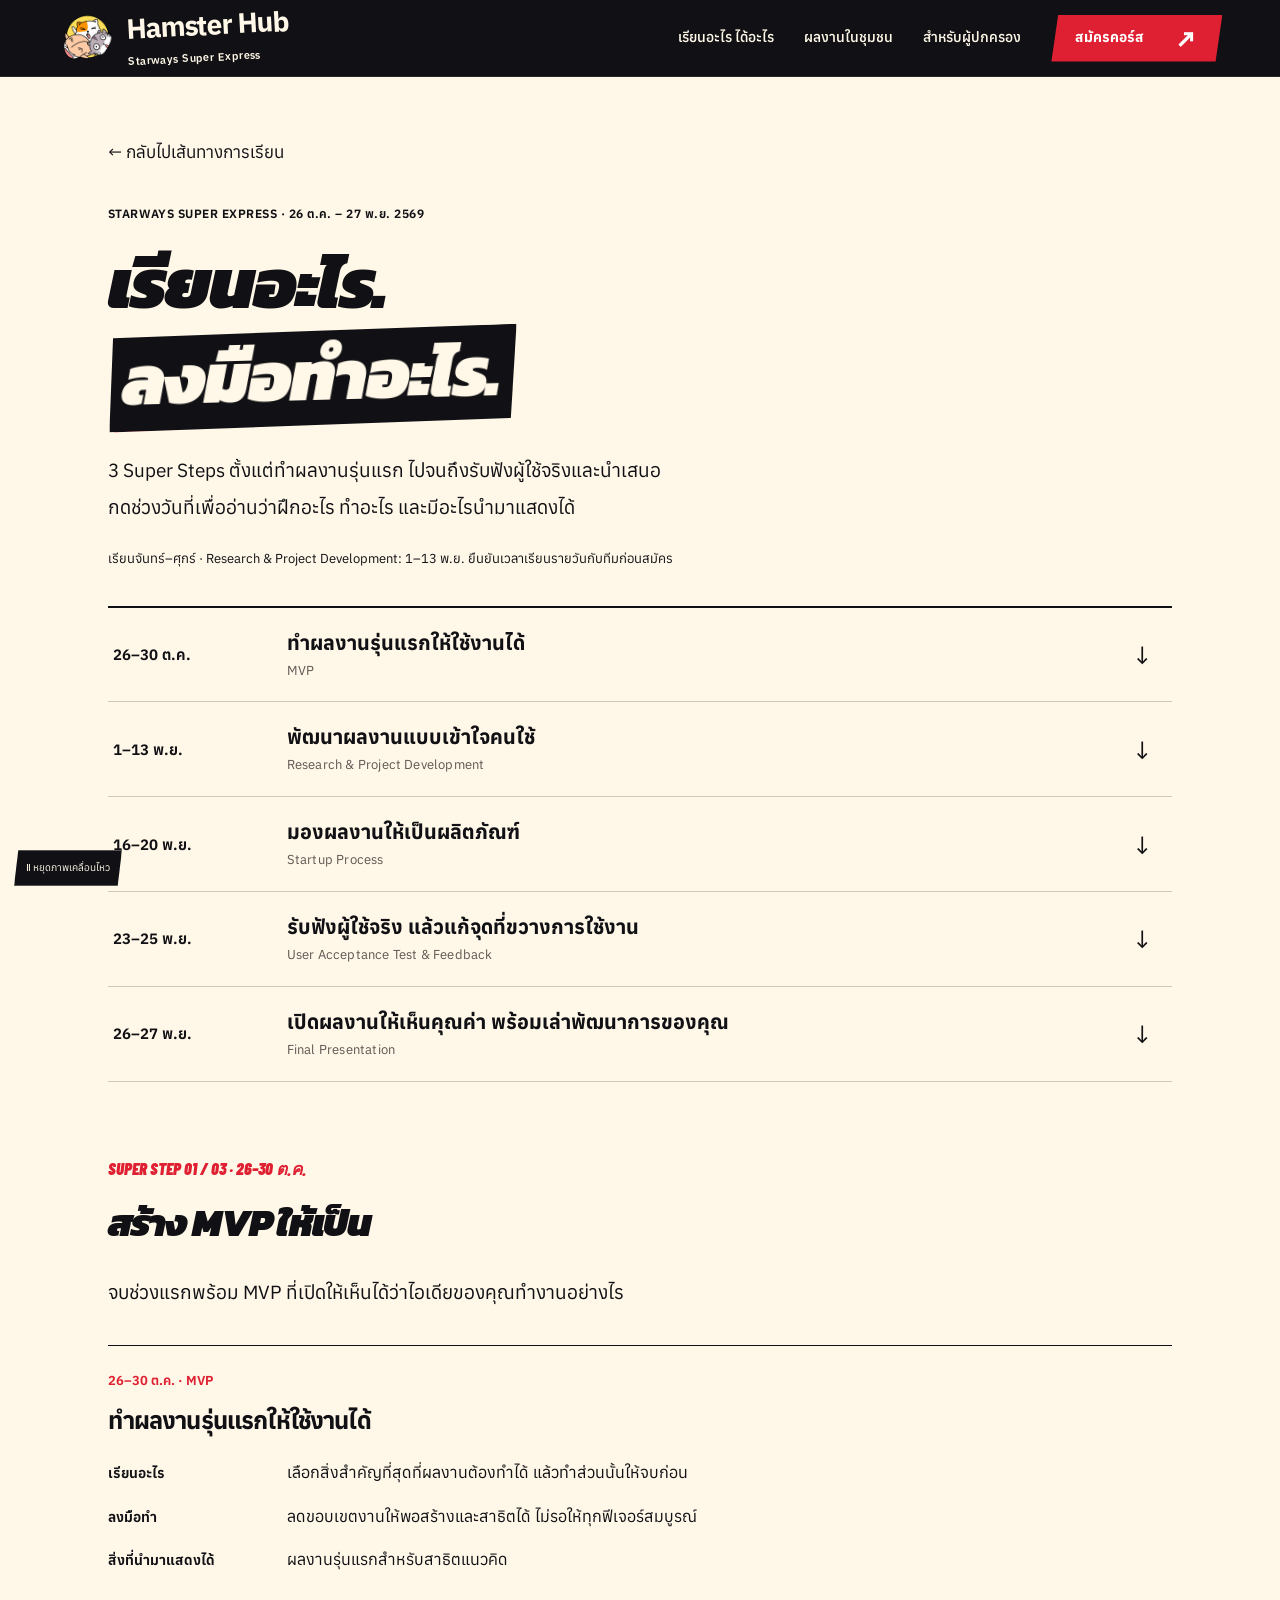
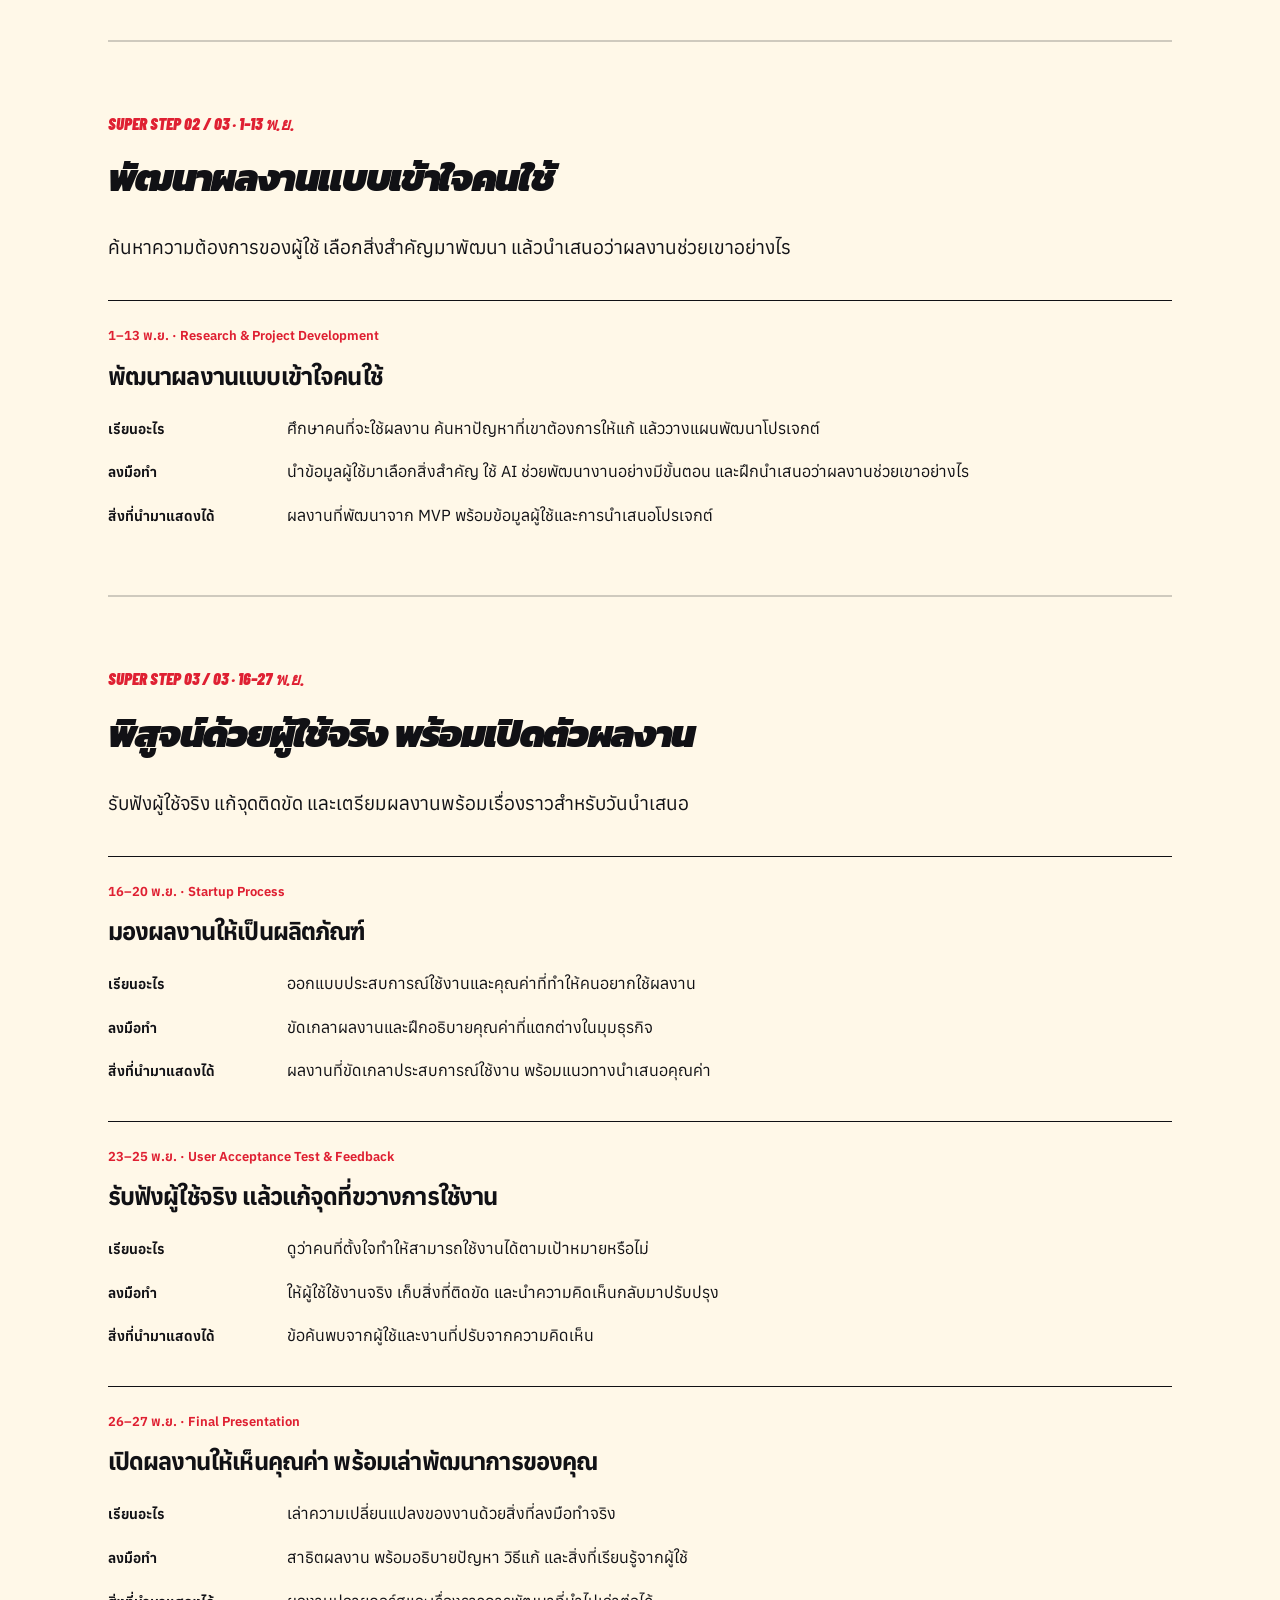
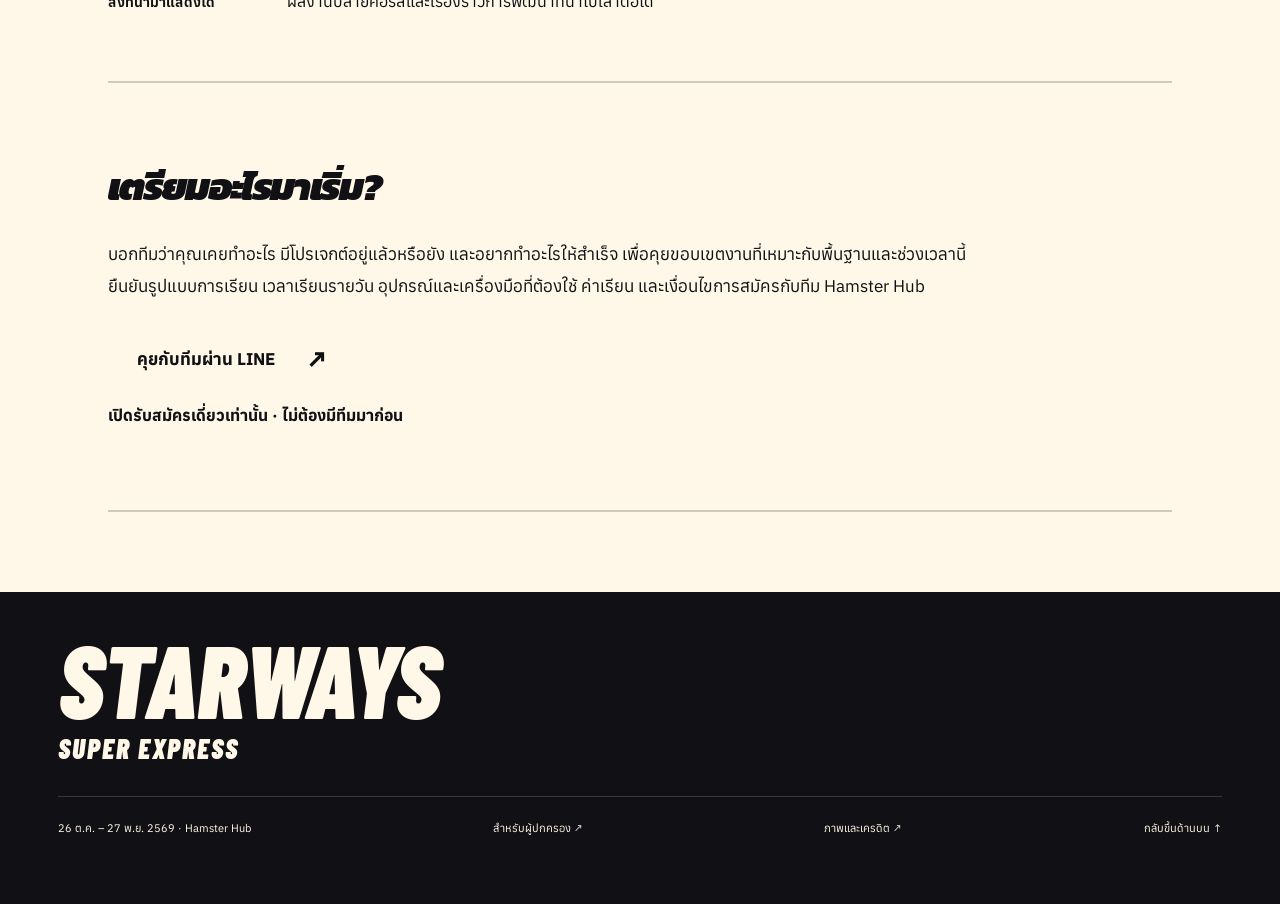
<file: curriculum.html>
<!doctype html><html lang="th"><head><meta charset="utf-8"><meta name="viewport" content="width=device-width,initial-scale=1"><meta name="theme-color" content="#df2032"><title>หลักสูตรและตารางเรียน — Starways Super Express</title><meta name="description" content="ตาราง 7 ช่วงใน 3 Super Steps พร้อมคำอธิบายไทยว่าเรียนอะไร ลงมือทำอะไร และนำผลงานอะไรมาแสดงได้"><link rel="icon" href="assets/rebellion/monsta.webp"><link rel="preload" href="assets/rebellion/Anuphan.ttf" as="font" type="font/ttf" crossorigin><link rel="preload" href="assets/rebellion/BarlowCondensed-BlackItalic.ttf" as="font" type="font/ttf" crossorigin><link rel="stylesheet" href="rebellion.css?v=12"><script src="app.js?v=20" defer></script><script src="gallery-orbit.js?v=21" defer></script><script src="rebellion.js?v=13" defer></script><link rel="stylesheet" href="chibi-v13.css?v=13"><script src="hero-action.js?v=20" defer></script><link rel="stylesheet" href="motion-v14.css?v=14"><script src="scene-motion.js?v=17" defer></script><link rel="stylesheet" href="polish-v15.css?v=15"><script src="depth-scene.js?v=15" defer></script><link rel="preload" href="assets/edge-v17/Kanit-BlackItalic.ttf" as="font" type="font/ttf" crossorigin><link rel="stylesheet" href="edge-v17.css?v=17"><script src="edge-v20.js?v=20" defer></script><link rel="stylesheet" href="seams-v18.css?v=18"><link rel="stylesheet" href="course-v19.css?v=19.1"><link rel="preload" href="assets/poster-v20/ChakraPetch-BoldItalic.ttf" as="font" type="font/ttf" crossorigin><link rel="stylesheet" href="poster-v20.css?v=20.1"><link rel="stylesheet" href="sales-v21.css?v=62"><link rel="stylesheet" href="heading-dimension.css?v=62"><link rel="stylesheet" href="super-steps-v64.css?v=64"></head><body><a class="skip" href="#main">ข้ามไปเนื้อหา</a><header class="site-header"><div class="wrap header-row"><a class="brand brand-hamster" href="index.html" aria-label="Hamster Hub — Starways Super Express หน้าหลัก"><img src="assets/super-steps-v64/hamsterhub-logo.webp" alt="โลโก้ Hamster Hub" width="58" height="58"><span class="brand-copy"><strong>Hamster Hub</strong><small>Starways Super Express</small></span></a><button class="menu-toggle" aria-controls="navigation" aria-expanded="false">เมนู <span class="menu-mark" aria-hidden="true"></span></button><nav id="navigation" aria-label="เมนูหลัก"><a href="index.html#journey">เรียนอะไร ได้อะไร</a><a href="index.html#showcase">ผลงานในชุมชน</a><a href="parents.html">สำหรับผู้ปกครอง</a><a class="button nav-enroll" href="index.html#start">สมัครคอร์ส <span aria-hidden="true">↗</span></a></nav></div><div class="reading-progress" aria-hidden="true"></div></header><main id="main"><div class="curriculum-page wrap"><a class="back" href="index.html#journey">← กลับไปเส้นทางการเรียน</a><p class="course-eyebrow">STARWAYS SUPER EXPRESS · 26 ต.ค. – 27 พ.ย. 2569</p><h1>เรียนอะไร.<br><span class="ink-highlight">ลงมือทำอะไร.</span></h1><p class="curriculum-intro">3 Super Steps ตั้งแต่ทำผลงานรุ่นแรก ไปจนถึงรับฟังผู้ใช้จริงและนำเสนอ<br>กดช่วงวันที่เพื่ออ่านว่าฝึกอะไร ทำอะไร และมีอะไรนำมาแสดงได้</p><p class="schedule-note">เรียนจันทร์–ศุกร์ · Research &amp; Project Development: 1–13 พ.ย. ยืนยันเวลาเรียนรายวันกับทีมก่อนสมัคร</p><ol class="course-schedule"><li><a href="#mvp"><time>26–30 ต.ค.</time><span><strong>ทำผลงานรุ่นแรกให้ใช้งานได้</strong><small lang="en">MVP</small></span><span aria-hidden="true">↓</span></a></li><li><a href="#market"><time>1–13 พ.ย.</time><span><strong>พัฒนาผลงานแบบเข้าใจคนใช้</strong><small lang="en">Research &amp; Project Development</small></span><span aria-hidden="true">↓</span></a></li><li><a href="#startup"><time>16–20 พ.ย.</time><span><strong>มองผลงานให้เป็นผลิตภัณฑ์</strong><small lang="en">Startup Process</small></span><span aria-hidden="true">↓</span></a></li><li><a href="#feedback"><time>23–25 พ.ย.</time><span><strong>รับฟังผู้ใช้จริง แล้วแก้จุดที่ขวางการใช้งาน</strong><small lang="en">User Acceptance Test & Feedback</small></span><span aria-hidden="true">↓</span></a></li><li><a href="#final"><time>26–27 พ.ย.</time><span><strong>เปิดผลงานให้เห็นคุณค่า พร้อมเล่าพัฒนาการของคุณ</strong><small lang="en">Final Presentation</small></span><span aria-hidden="true">↓</span></a></li></ol><section class="curriculum-chapter" id="build"><p class="chapter-position">SUPER STEP 01 / 03 · 26–30 ต.ค.</p><h2>สร้าง MVP ให้เป็น</h2><p class="chapter-result">จบช่วงแรกพร้อม MVP ที่เปิดให้เห็นได้ว่าไอเดียของคุณทำงานอย่างไร</p><article class="learning-period" id="mvp"><p class="period-date">26–30 ต.ค. · <span lang="en">MVP</span></p><h3>ทำผลงานรุ่นแรกให้ใช้งานได้</h3><dl class="learning-outcomes"><div><dt>เรียนอะไร</dt><dd>เลือกสิ่งสำคัญที่สุดที่ผลงานต้องทำได้ แล้วทำส่วนนั้นให้จบก่อน</dd></div><div><dt>ลงมือทำ</dt><dd>ลดขอบเขตงานให้พอสร้างและสาธิตได้ ไม่รอให้ทุกฟีเจอร์สมบูรณ์</dd></div><div><dt>สิ่งที่นำมาแสดงได้</dt><dd>ผลงานรุ่นแรกสำหรับสาธิตแนวคิด</dd></div></dl></article></section><section class="curriculum-chapter" id="develop"><p class="chapter-position">SUPER STEP 02 / 03 · 1–13 พ.ย.</p><h2>พัฒนาผลงานแบบเข้าใจคนใช้</h2><p class="chapter-result">ค้นหาความต้องการของผู้ใช้ เลือกสิ่งสำคัญมาพัฒนา แล้วนำเสนอว่าผลงานช่วยเขาอย่างไร</p><article class="learning-period" id="market"><span id="engineering" aria-hidden="true"></span><span id="presentation" aria-hidden="true"></span><p class="period-date">1–13 พ.ย. · <span lang="en">Research &amp; Project Development</span></p><h3>พัฒนาผลงานแบบเข้าใจคนใช้</h3><dl class="learning-outcomes"><div><dt>เรียนอะไร</dt><dd>ศึกษาคนที่จะใช้ผลงาน ค้นหาปัญหาที่เขาต้องการให้แก้ แล้ววางแผนพัฒนาโปรเจกต์</dd></div><div><dt>ลงมือทำ</dt><dd>นำข้อมูลผู้ใช้มาเลือกสิ่งสำคัญ ใช้ AI ช่วยพัฒนางานอย่างมีขั้นตอน และฝึกนำเสนอว่าผลงานช่วยเขาอย่างไร</dd></div><div><dt>สิ่งที่นำมาแสดงได้</dt><dd>ผลงานที่พัฒนาจาก MVP พร้อมข้อมูลผู้ใช้และการนำเสนอโปรเจกต์</dd></div></dl></article></section><section class="curriculum-chapter" id="launch"><p class="chapter-position">SUPER STEP 03 / 03 · 16–27 พ.ย.</p><h2>พิสูจน์ด้วยผู้ใช้จริง พร้อมเปิดตัวผลงาน</h2><p class="chapter-result">รับฟังผู้ใช้จริง แก้จุดติดขัด และเตรียมผลงานพร้อมเรื่องราวสำหรับวันนำเสนอ</p><article class="learning-period" id="startup"><p class="period-date">16–20 พ.ย. · <span lang="en">Startup Process</span></p><h3>มองผลงานให้เป็นผลิตภัณฑ์</h3><dl class="learning-outcomes"><div><dt>เรียนอะไร</dt><dd>ออกแบบประสบการณ์ใช้งานและคุณค่าที่ทำให้คนอยากใช้ผลงาน</dd></div><div><dt>ลงมือทำ</dt><dd>ขัดเกลาผลงานและฝึกอธิบายคุณค่าที่แตกต่างในมุมธุรกิจ</dd></div><div><dt>สิ่งที่นำมาแสดงได้</dt><dd>ผลงานที่ขัดเกลาประสบการณ์ใช้งาน พร้อมแนวทางนำเสนอคุณค่า</dd></div></dl></article><article class="learning-period" id="feedback"><p class="period-date">23–25 พ.ย. · <span lang="en">User Acceptance Test & Feedback</span></p><h3>รับฟังผู้ใช้จริง แล้วแก้จุดที่ขวางการใช้งาน</h3><dl class="learning-outcomes"><div><dt>เรียนอะไร</dt><dd>ดูว่าคนที่ตั้งใจทำให้สามารถใช้งานได้ตามเป้าหมายหรือไม่</dd></div><div><dt>ลงมือทำ</dt><dd>ให้ผู้ใช้ใช้งานจริง เก็บสิ่งที่ติดขัด และนำความคิดเห็นกลับมาปรับปรุง</dd></div><div><dt>สิ่งที่นำมาแสดงได้</dt><dd>ข้อค้นพบจากผู้ใช้และงานที่ปรับจากความคิดเห็น</dd></div></dl></article><article class="learning-period" id="final"><p class="period-date">26–27 พ.ย. · <span lang="en">Final Presentation</span></p><h3>เปิดผลงานให้เห็นคุณค่า พร้อมเล่าพัฒนาการของคุณ</h3><dl class="learning-outcomes"><div><dt>เรียนอะไร</dt><dd>เล่าความเปลี่ยนแปลงของงานด้วยสิ่งที่ลงมือทำจริง</dd></div><div><dt>ลงมือทำ</dt><dd>สาธิตผลงาน พร้อมอธิบายปัญหา วิธีแก้ และสิ่งที่เรียนรู้จากผู้ใช้</dd></div><div><dt>สิ่งที่นำมาแสดงได้</dt><dd>ผลงานปลายคอร์สและเรื่องราวการพัฒนาที่นำไปเล่าต่อได้</dd></div></dl></article></section><section class="curriculum-chapter" id="before-start"><h2>เตรียมอะไรมาเริ่ม?</h2><p>บอกทีมว่าคุณเคยทำอะไร มีโปรเจกต์อยู่แล้วหรือยัง และอยากทำอะไรให้สำเร็จ เพื่อคุยขอบเขตงานที่เหมาะกับพื้นฐานและช่วงเวลานี้</p><p>ยืนยันรูปแบบการเรียน เวลาเรียนรายวัน อุปกรณ์และเครื่องมือที่ต้องใช้ ค่าเรียน และเงื่อนไขการสมัครกับทีม Hamster Hub</p><a class="button" href="https://page.line.me/jkm4247u?openQrModal=true" target="_blank" rel="noopener">คุยกับทีมผ่าน LINE <span aria-hidden="true">↗</span></a><p class="solo-enrollment-note" style="font-size:16px;font-weight:700;margin:16px 0;line-height:1.6">เปิดรับสมัครเดี่ยวเท่านั้น · ไม่ต้องมีทีมมาก่อน</p></section></div></main><footer class="site-footer"><div class="wrap"><a class="footer-wordmark" href="index.html">STARWAYS<span>SUPER EXPRESS</span></a><div class="footer-meta"><span>26 ต.ค. – 27 พ.ย. 2569 · Hamster Hub</span><a href="parents.html">สำหรับผู้ปกครอง ↗</a><a href="credits.html">ภาพและเครดิต ↗</a><a href="#main">กลับขึ้นด้านบน ↑</a></div></div></footer><button class="motion-toggle" type="button" data-motion-toggle aria-pressed="false">Ⅱ หยุดภาพเคลื่อนไหว</button></body></html>
</file>
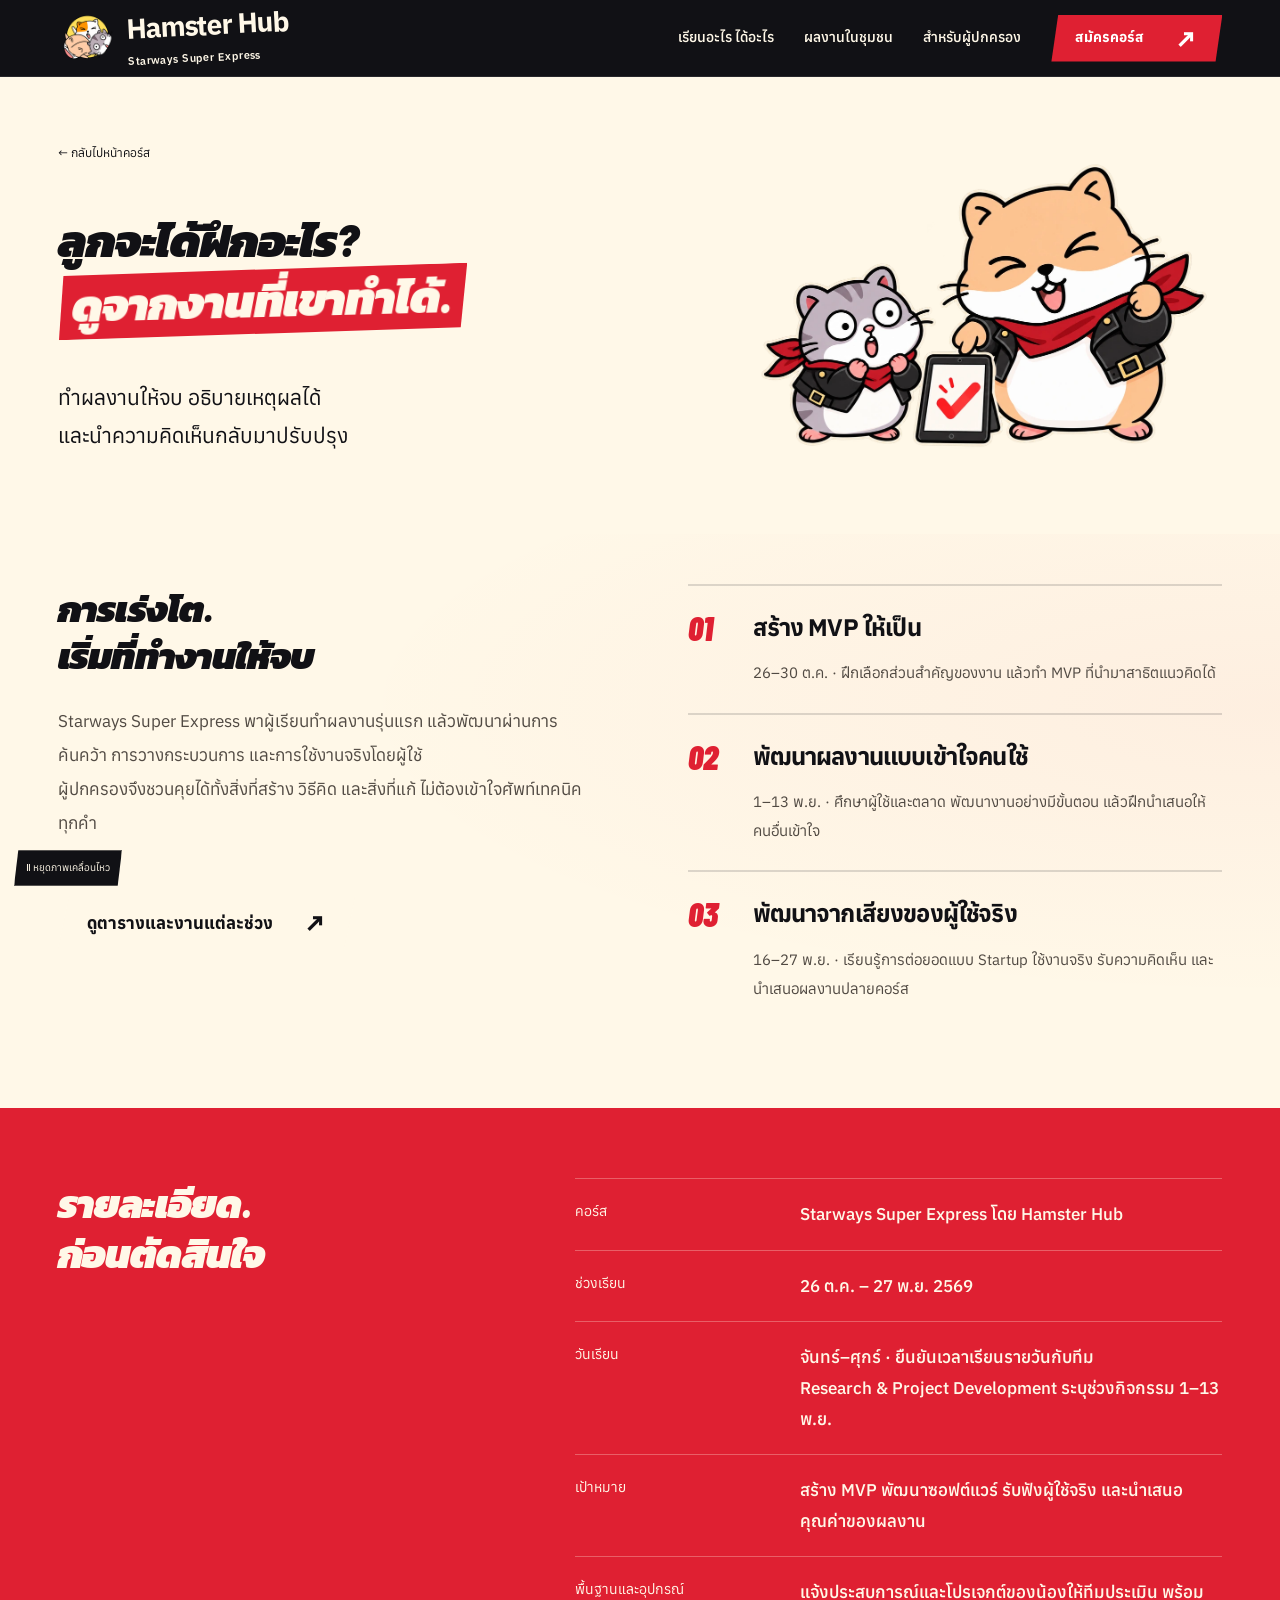
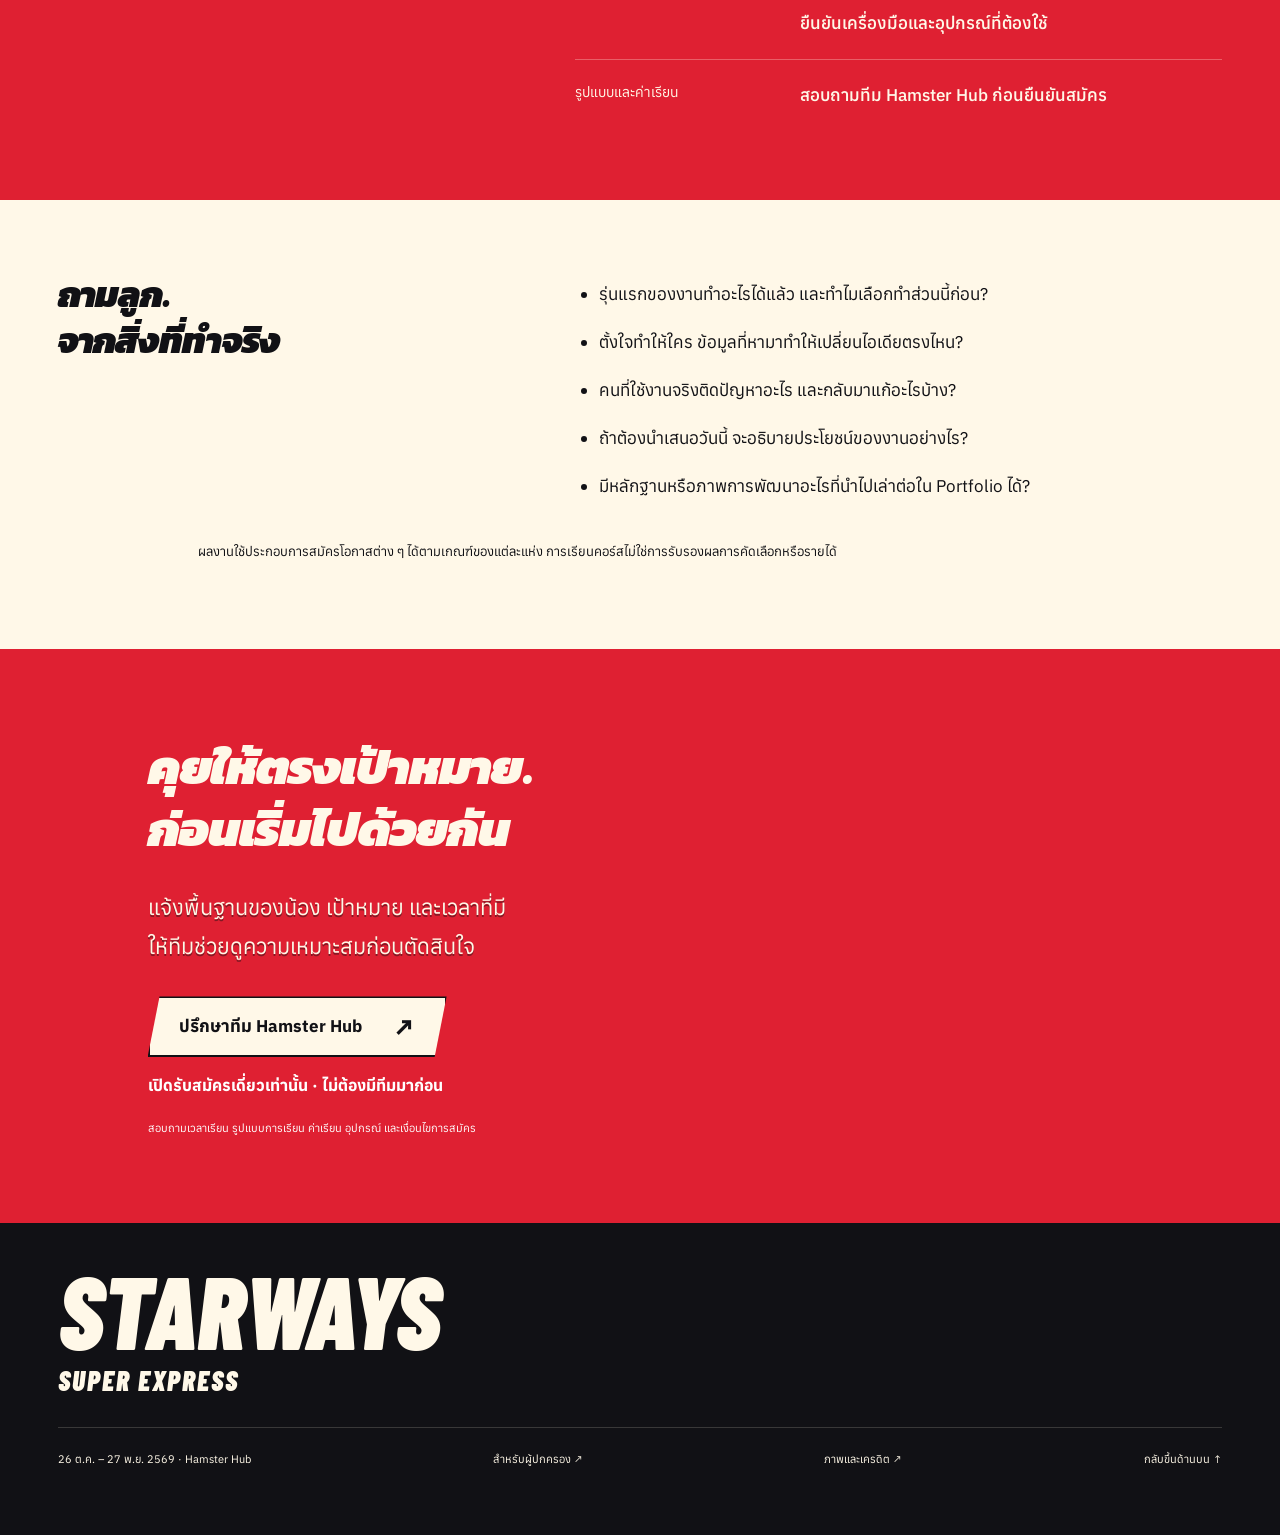
<file: parents.html>
<!doctype html><html lang="th"><head><meta charset="utf-8"><meta name="viewport" content="width=device-width,initial-scale=1"><meta name="theme-color" content="#df2032"><title>สำหรับผู้ปกครอง — Starways Super Express</title><meta name="description" content="เข้าใจเป้าหมายการเรียน 3 Super Steps และวิธีติดตามพัฒนาการจากผลงานจริงของน้อง พร้อมรายละเอียดก่อนสมัคร"><link rel="icon" href="assets/rebellion/monsta.webp"><link rel="preload" href="assets/rebellion/Anuphan.ttf" as="font" type="font/ttf" crossorigin><link rel="preload" href="assets/rebellion/BarlowCondensed-BlackItalic.ttf" as="font" type="font/ttf" crossorigin><link rel="stylesheet" href="rebellion.css?v=12"><script src="app.js?v=20" defer></script><script src="gallery-orbit.js?v=21" defer></script><script src="rebellion.js?v=13" defer></script><link rel="stylesheet" href="chibi-v13.css?v=13"><script src="hero-action.js?v=20" defer></script><link rel="stylesheet" href="motion-v14.css?v=14"><script src="scene-motion.js?v=17" defer></script><link rel="stylesheet" href="polish-v15.css?v=15"><script src="depth-scene.js?v=15" defer></script><link rel="preload" href="assets/edge-v17/Kanit-BlackItalic.ttf" as="font" type="font/ttf" crossorigin><link rel="stylesheet" href="edge-v17.css?v=17"><script src="edge-v20.js?v=20" defer></script><link rel="stylesheet" href="seams-v18.css?v=18"><link rel="stylesheet" href="course-v19.css?v=19.1"><link rel="preload" href="assets/poster-v20/ChakraPetch-BoldItalic.ttf" as="font" type="font/ttf" crossorigin><link rel="stylesheet" href="poster-v20.css?v=20.1"><link rel="stylesheet" href="sales-v21.css?v=62"><link rel="stylesheet" href="heading-dimension.css?v=62"><link rel="stylesheet" href="super-steps-v64.css?v=64"></head><body><a class="skip" href="#main">ข้ามไปเนื้อหา</a><header class="site-header"><div class="wrap header-row"><a class="brand brand-hamster" href="index.html" aria-label="Hamster Hub — Starways Super Express หน้าหลัก"><img src="assets/super-steps-v64/hamsterhub-logo.webp" alt="โลโก้ Hamster Hub" width="58" height="58"><span class="brand-copy"><strong>Hamster Hub</strong><small>Starways Super Express</small></span></a><button class="menu-toggle" aria-controls="navigation" aria-expanded="false">เมนู <span class="menu-mark" aria-hidden="true"></span></button><nav id="navigation" aria-label="เมนูหลัก"><a href="index.html#journey">เรียนอะไร ได้อะไร</a><a href="index.html#showcase">ผลงานในชุมชน</a><a href="parents.html">สำหรับผู้ปกครอง</a><a class="button nav-enroll" href="index.html#start">สมัครคอร์ส <span aria-hidden="true">↗</span></a></nav></div><div class="reading-progress" aria-hidden="true"></div></header><main id="main"><section class="parent-hero paper"><div class="wrap"><img class="parent-key-art" src="assets/mascots-v69/parents.webp" alt="หนูสีส้มกับหนูสีเทาเปิดผลงานบนแล็ปท็อปด้วยกัน" width="1100" height="733"><a class="back" href="index.html">← กลับไปหน้าคอร์ส</a><h1>ลูกจะได้ฝึกอะไร?<br><span class="ink-highlight">ดูจากงานที่เขาทำได้.</span></h1><p class="lead">ทำผลงานให้จบ อธิบายเหตุผลได้<br>และนำความคิดเห็นกลับมาปรับปรุง</p></div></section><section class="parent-body paper"><div class="wrap parent-layout"><div><h2>การเร่งโต.<br>เริ่มที่ทำงานให้จบ</h2><p class="parent-copy">Starways Super Express พาผู้เรียนทำผลงานรุ่นแรก แล้วพัฒนาผ่านการค้นคว้า การวางกระบวนการ และการใช้งานจริงโดยผู้ใช้<br>ผู้ปกครองจึงชวนคุยได้ทั้งสิ่งที่สร้าง วิธีคิด และสิ่งที่แก้ ไม่ต้องเข้าใจศัพท์เทคนิคทุกคำ</p><a class="button" href="curriculum.html">ดูตารางและงานแต่ละช่วง <span aria-hidden="true">↗</span></a></div><ol class="trust-points"><li><span class="index">01</span><div><h3>สร้าง MVP ให้เป็น</h3><p>26–30 ต.ค. · ฝึกเลือกส่วนสำคัญของงาน แล้วทำ MVP ที่นำมาสาธิตแนวคิดได้</p></div></li><li><span class="index">02</span><div><h3>พัฒนาผลงานแบบเข้าใจคนใช้</h3><p>1–13 พ.ย. · ศึกษาผู้ใช้และตลาด พัฒนางานอย่างมีขั้นตอน แล้วฝึกนำเสนอให้คนอื่นเข้าใจ</p></div></li><li><span class="index">03</span><div><h3>พัฒนาจากเสียงของผู้ใช้จริง</h3><p>16–27 พ.ย. · เรียนรู้การต่อยอดแบบ Startup ใช้งานจริง รับความคิดเห็น และนำเสนอผลงานปลายคอร์ส</p></div></li></ol></div></section><section class="parent-facts"><div class="wrap facts-grid"><h2>รายละเอียด.<br>ก่อนตัดสินใจ</h2><dl><div><dt>คอร์ส</dt><dd>Starways Super Express โดย Hamster Hub</dd></div><div><dt>ช่วงเรียน</dt><dd>26 ต.ค. – 27 พ.ย. 2569</dd></div><div><dt>วันเรียน</dt><dd>จันทร์–ศุกร์ · ยืนยันเวลาเรียนรายวันกับทีม<br>Research &amp; Project Development ระบุช่วงกิจกรรม 1–13 พ.ย.</dd></div><div><dt>เป้าหมาย</dt><dd>สร้าง MVP พัฒนาซอฟต์แวร์ รับฟังผู้ใช้จริง และนำเสนอคุณค่าของผลงาน</dd></div><div><dt>พื้นฐานและอุปกรณ์</dt><dd>แจ้งประสบการณ์และโปรเจกต์ของน้องให้ทีมประเมิน พร้อมยืนยันเครื่องมือและอุปกรณ์ที่ต้องใช้</dd></div><div><dt>รูปแบบและค่าเรียน</dt><dd>สอบถามทีม Hamster Hub ก่อนยืนยันสมัคร</dd></div></dl></div></section><section class="parent-notes"><div class="wrap editorial-heading"><h2>ถามลูก.<br>จากสิ่งที่ทำจริง</h2><ul><li>รุ่นแรกของงานทำอะไรได้แล้ว และทำไมเลือกทำส่วนนี้ก่อน?</li><li>ตั้งใจทำให้ใคร ข้อมูลที่หามาทำให้เปลี่ยนไอเดียตรงไหน?</li><li>คนที่ใช้งานจริงติดปัญหาอะไร และกลับมาแก้อะไรบ้าง?</li><li>ถ้าต้องนำเสนอวันนี้ จะอธิบายประโยชน์ของงานอย่างไร?</li><li>มีหลักฐานหรือภาพการพัฒนาอะไรที่นำไปเล่าต่อใน Portfolio ได้?</li></ul></div><p class="wrap opportunity-note">ผลงานใช้ประกอบการสมัครโอกาสต่าง ๆ ได้ตามเกณฑ์ของแต่ละแห่ง การเรียนคอร์สไม่ใช่การรับรองผลการคัดเลือกหรือรายได้</p></section><section class="closing" id="start"><div class="wrap"><h2>คุยให้ตรงเป้าหมาย.<br>ก่อนเริ่มไปด้วยกัน</h2><p class="lead">แจ้งพื้นฐานของน้อง เป้าหมาย และเวลาที่มี<br>ให้ทีมช่วยดูความเหมาะสมก่อนตัดสินใจ</p><a class="button" href="https://page.line.me/jkm4247u?openQrModal=true" target="_blank" rel="noopener">ปรึกษาทีม Hamster Hub <span aria-hidden="true">↗</span></a><p class="solo-enrollment-note" style="font-size:16px;font-weight:700;margin:16px 0;line-height:1.6">เปิดรับสมัครเดี่ยวเท่านั้น · ไม่ต้องมีทีมมาก่อน</p><p class="contact-note">สอบถามเวลาเรียน รูปแบบการเรียน ค่าเรียน อุปกรณ์ และเงื่อนไขการสมัคร</p></div></section></main><footer class="site-footer"><div class="wrap"><a class="footer-wordmark" href="index.html">STARWAYS<span>SUPER EXPRESS</span></a><div class="footer-meta"><span>26 ต.ค. – 27 พ.ย. 2569 · Hamster Hub</span><a href="parents.html">สำหรับผู้ปกครอง ↗</a><a href="credits.html">ภาพและเครดิต ↗</a><a href="#main">กลับขึ้นด้านบน ↑</a></div></div></footer><button class="motion-toggle" type="button" data-motion-toggle aria-pressed="false">Ⅱ หยุดภาพเคลื่อนไหว</button></body></html>
</file>
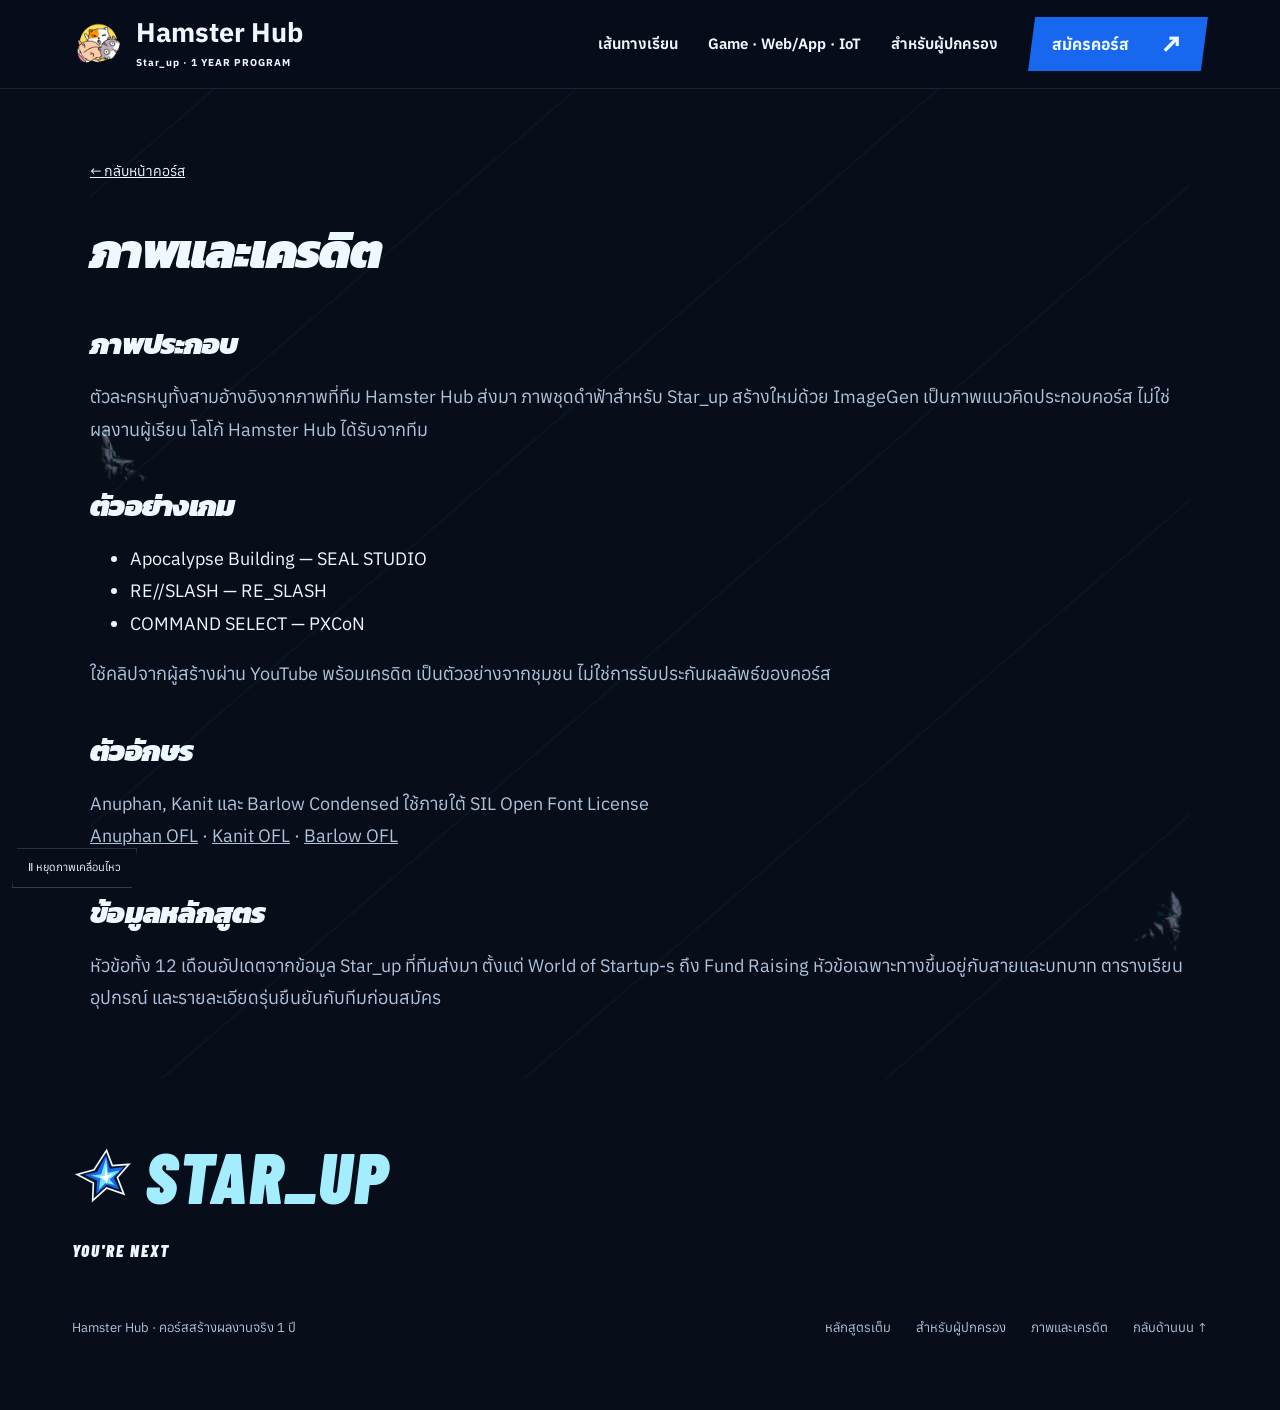
<file: star-up/credits.html>
<!doctype html><html lang="th"><head><meta charset="utf-8"><meta name="viewport" content="width=device-width,initial-scale=1"><meta name="theme-color" content="#07101f"><title>เครดิตภาพและผลงาน Star_up | Hamster Hub</title><meta name="description" content="ที่มาของภาพ ตัวอักษร และตัวอย่างผลงานในชุมชน"><link rel="icon" href="assets/hamsterhub-logo.webp"><link rel="preload" href="assets/Anuphan.ttf" as="font" type="font/ttf" crossorigin><link rel="preload" href="assets/Kanit-BlackItalic.ttf" as="font" type="font/ttf" crossorigin><link rel="stylesheet" href="star-up.css?v=1"><script src="app.js" defer></script><script src="star-up.js?v=1" defer></script><link rel="stylesheet" href="backgrounds.css?v=3"><script src="backgrounds.js?v=3" defer></script><link rel="stylesheet" href="refresh-v5.css?v=6"><link rel="stylesheet" href="tracks-v13.css?v=14"><script src="tracks-v13.js?v=13" defer></script><link rel="stylesheet" href="star-motion-v15.css?v=15"><link rel="stylesheet" href="curriculum-v16.css?v=16"><link rel="stylesheet" href="wordmark-v18.css?v=18"><link rel="stylesheet" href="wordmark-v19.css?v=19"><link rel="stylesheet" href="content-v20.css?v=20"><link rel="stylesheet" href="hover-v22.css?v=22"><script src="hover-v22.js?v=22" defer></script></head><body><a class="skip" href="#main">ข้ามไปเนื้อหา</a><header class="site-header"><div class="wrap header-row"><a class="brand" href="index.html" aria-label="Hamster Hub — Star_up"><img src="assets/hamsterhub-logo.webp" width="52" height="52" alt="โลโก้ Hamster Hub"><span><strong>Hamster Hub</strong><small>Star_up · 1 YEAR PROGRAM</small></span></a><button class="menu-toggle" aria-expanded="false" aria-controls="navigation" aria-label="เปิดเมนู">☰</button><nav id="navigation" aria-label="เมนูหลัก"><a href="curriculum.html">เส้นทางเรียน</a><a href="index.html#tracks">Game · Web/App · IoT</a><a href="parents.html">สำหรับผู้ปกครอง</a><a class="button small" href="index.html#enroll">สมัครคอร์ส <span>↗</span></a></nav></div><div class="read-progress" aria-hidden="true"></div></header><main id="main" class="credits wrap narrow"><a class="back" href="index.html">← กลับหน้าคอร์ส</a><h1>ภาพและเครดิต</h1><h2>ภาพประกอบ</h2><p>ตัวละครหนูทั้งสามอ้างอิงจากภาพที่ทีม Hamster Hub ส่งมา ภาพชุดดำฟ้าสำหรับ Star_up สร้างใหม่ด้วย ImageGen เป็นภาพแนวคิดประกอบคอร์ส ไม่ใช่ผลงานผู้เรียน โลโก้ Hamster Hub ได้รับจากทีม</p><h2>ตัวอย่างเกม</h2><ul><li>Apocalypse Building — SEAL STUDIO</li><li>RE//SLASH — RE_SLASH</li><li>COMMAND SELECT — PXCoN</li></ul><p>ใช้คลิปจากผู้สร้างผ่าน YouTube พร้อมเครดิต เป็นตัวอย่างจากชุมชน ไม่ใช่การรับประกันผลลัพธ์ของคอร์ส</p><h2>ตัวอักษร</h2><p>Anuphan, Kanit และ Barlow Condensed ใช้ภายใต้ SIL Open Font License</p><p><a href="assets/OFL-Anuphan.txt">Anuphan OFL</a> · <a href="assets/OFL-Kanit.txt">Kanit OFL</a> · <a href="assets/OFL-Barlow.txt">Barlow OFL</a></p><h2>ข้อมูลหลักสูตร</h2><p>หัวข้อทั้ง 12 เดือนอัปเดตจากข้อมูล Star_up ที่ทีมส่งมา ตั้งแต่ World of Startup-s ถึง Fund Raising หัวข้อเฉพาะทางขึ้นอยู่กับสายและบทบาท ตารางเรียน อุปกรณ์ และรายละเอียดรุ่นยืนยันกับทีมก่อนสมัคร</p></main><footer class="site-footer"><div class="wrap"><a class="footer-brand" href="index.html"><img class="footer-star" src="assets/star-frames-v17/pose-0.svg" width="70" height="70" alt="">Star_up<span>YOU'RE NEXT</span></a><div class="footer-links"><span>Hamster Hub · คอร์สสร้างผลงานจริง 1 ปี</span><a href="curriculum.html">หลักสูตรเต็ม</a><a href="parents.html">สำหรับผู้ปกครอง</a><a href="credits.html">ภาพและเครดิต</a><a href="#main">กลับด้านบน ↑</a></div></div></footer><button class="motion-toggle" data-motion-toggle aria-pressed="false">Ⅱ หยุดภาพเคลื่อนไหว</button></body></html>
</file>
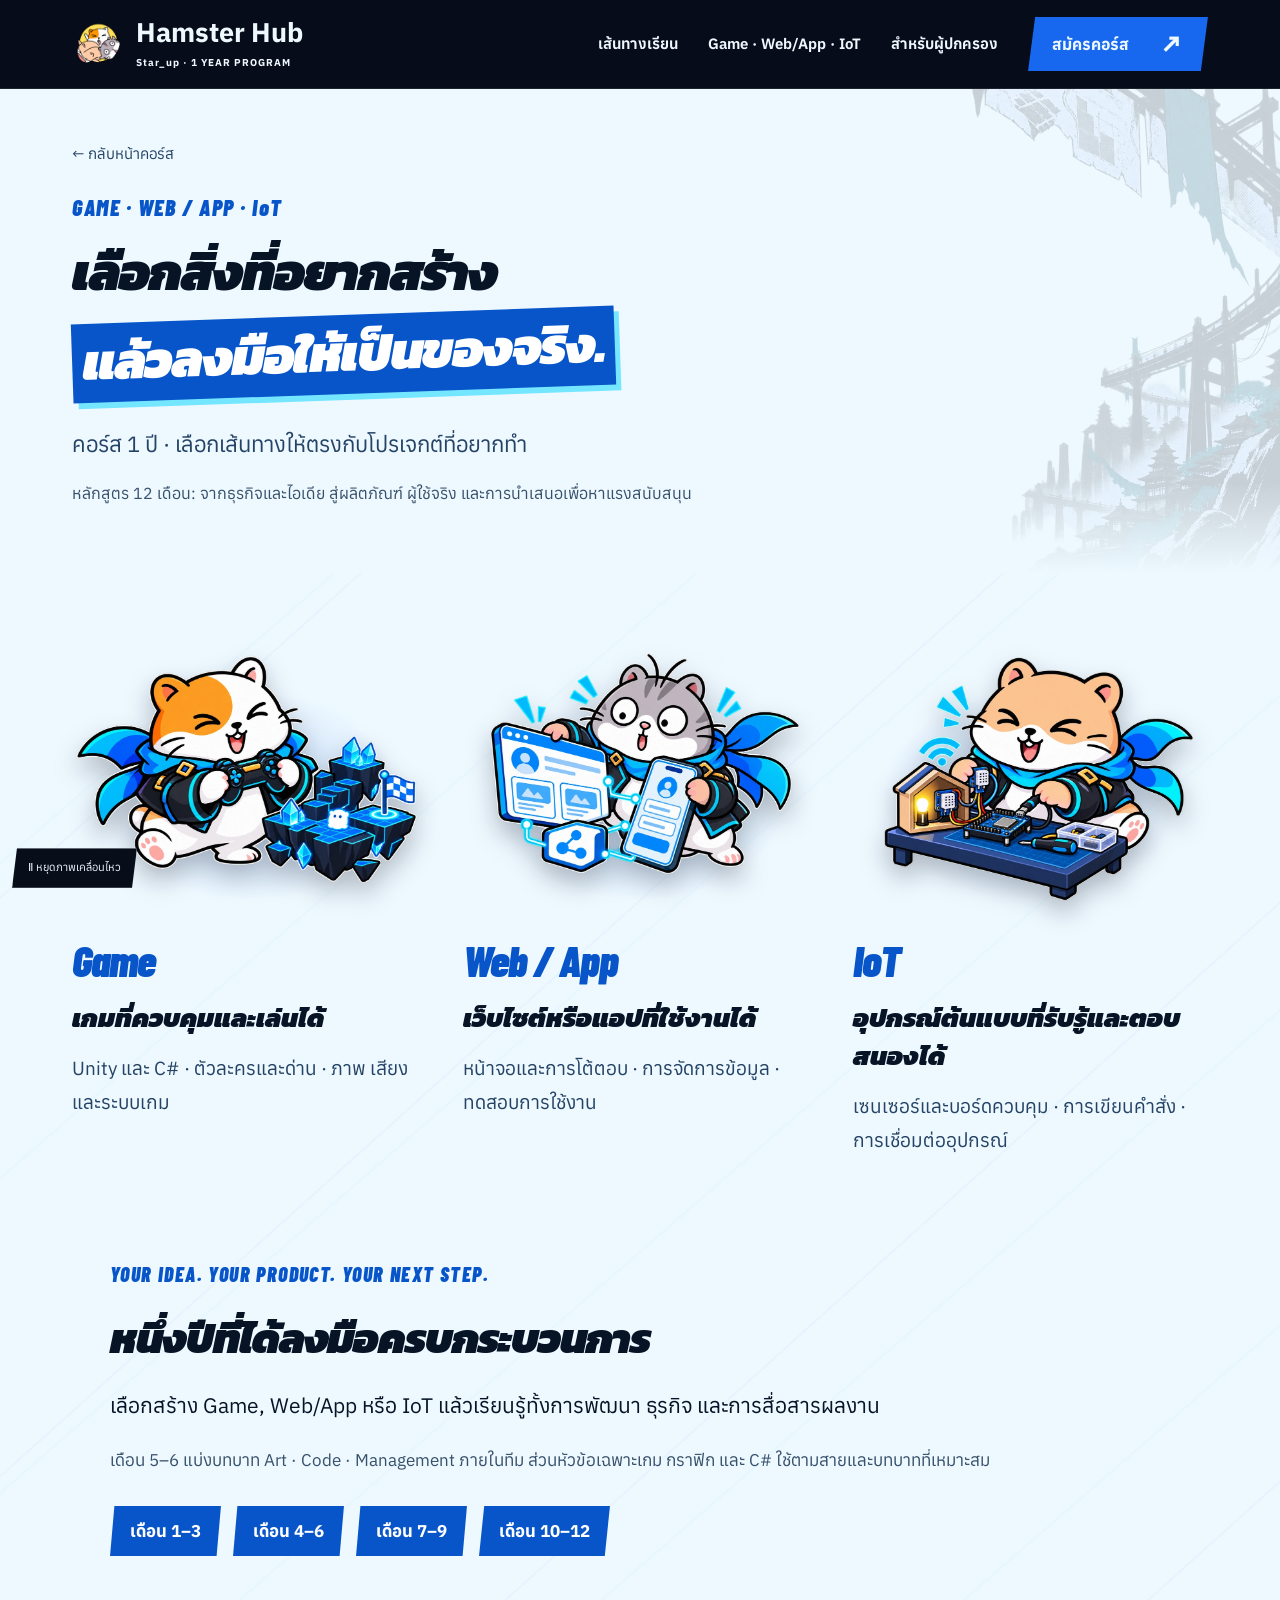
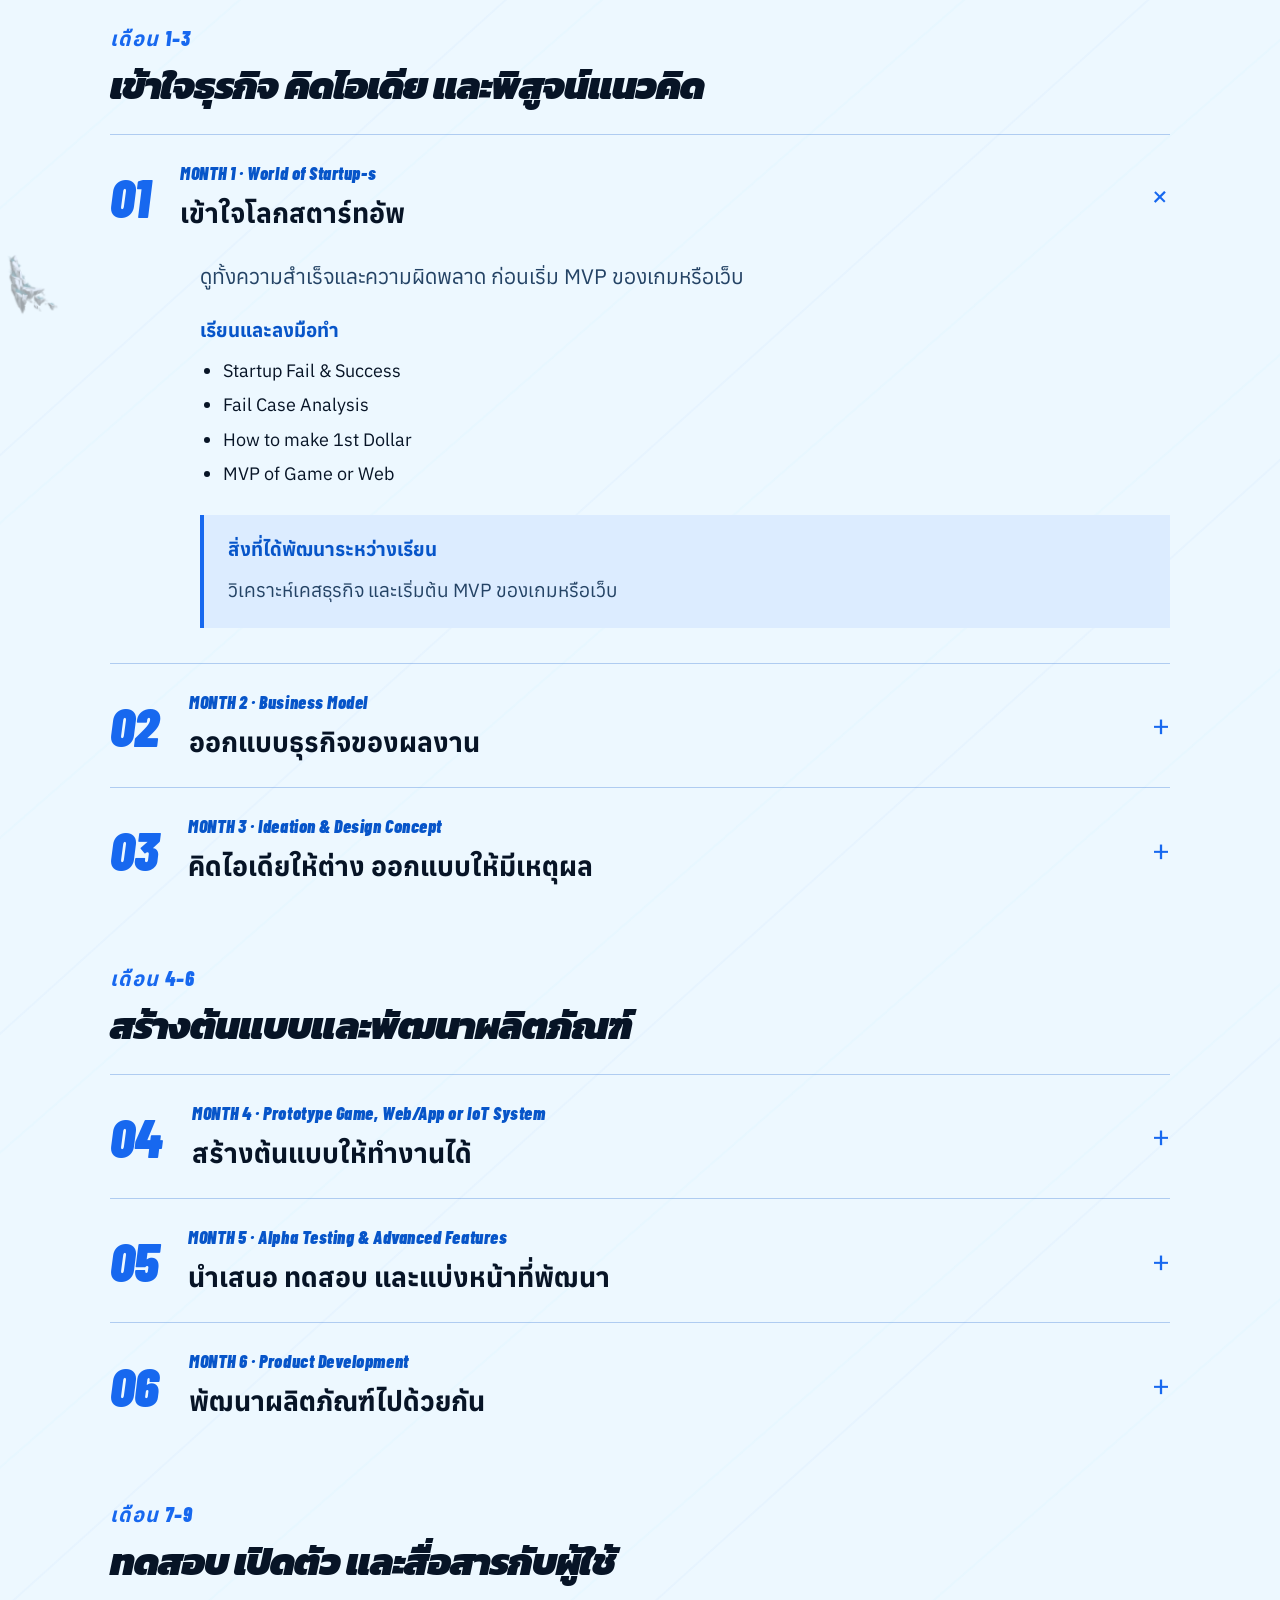
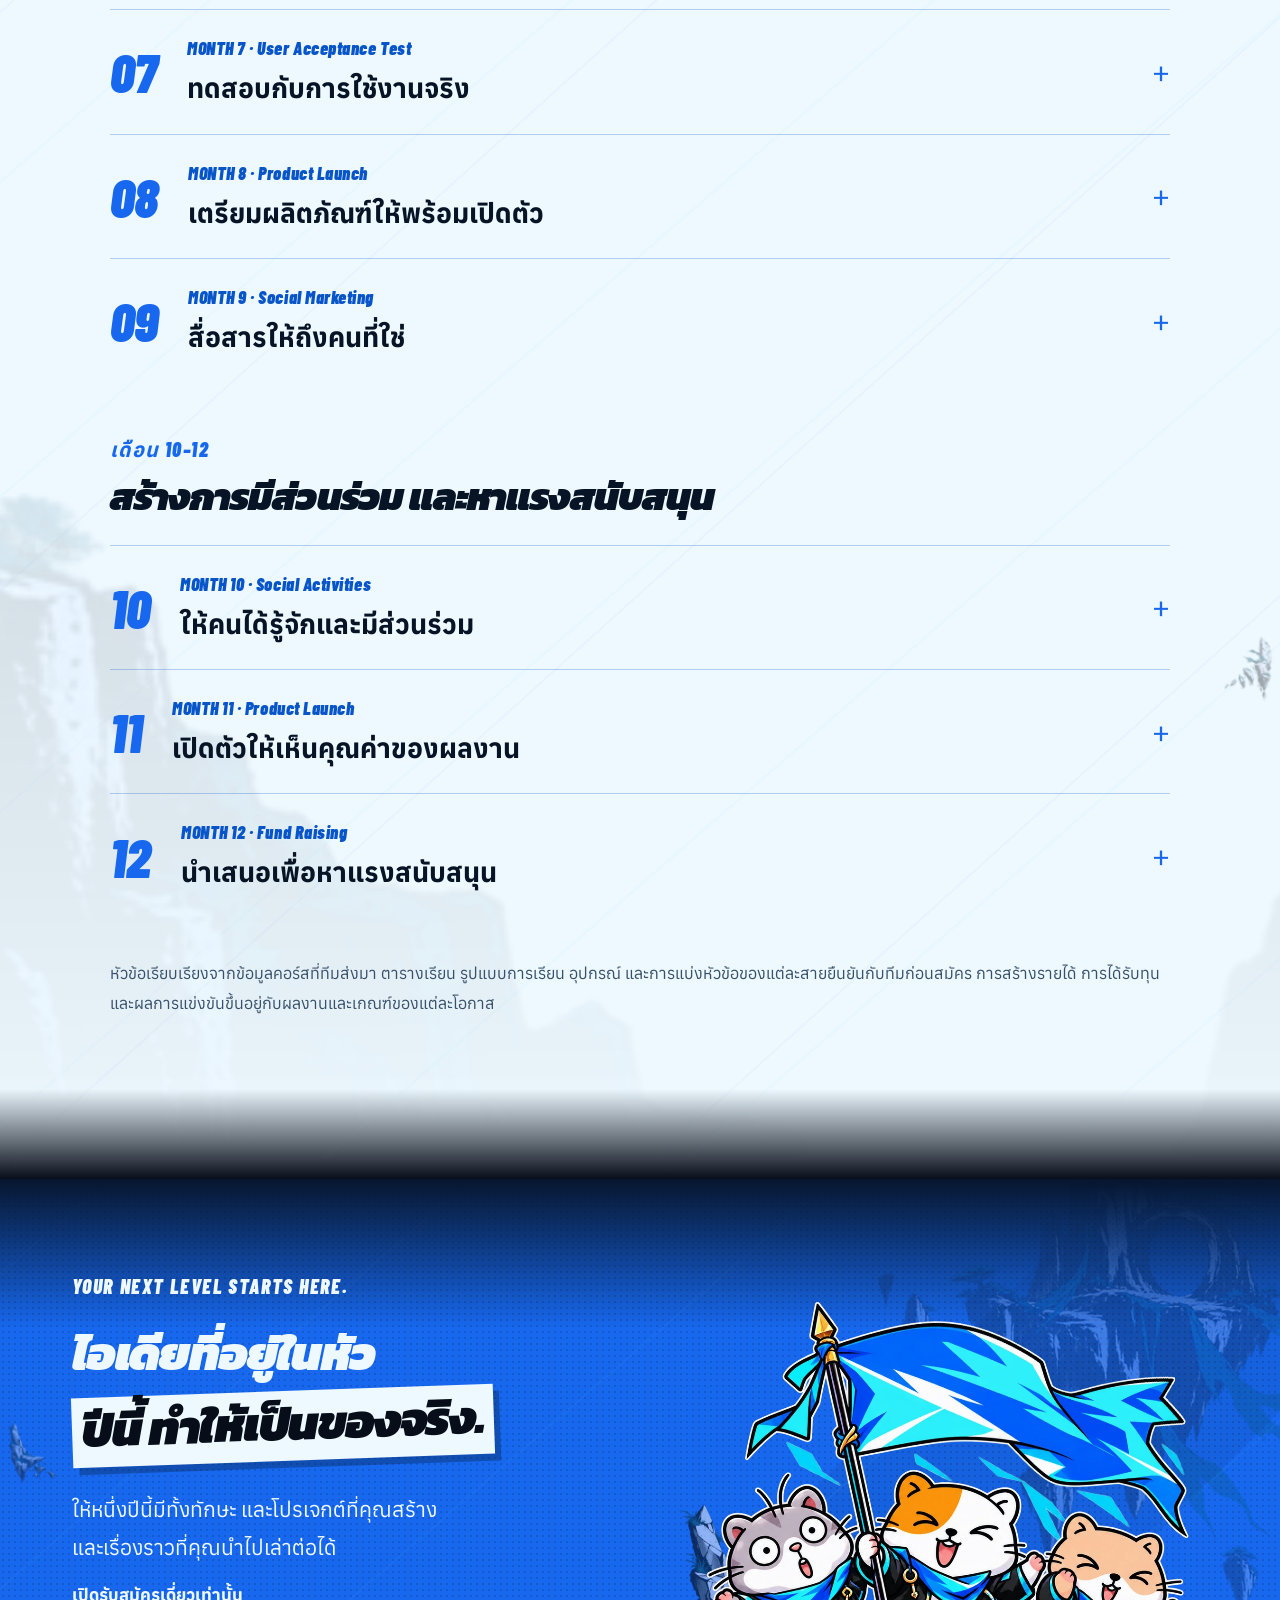
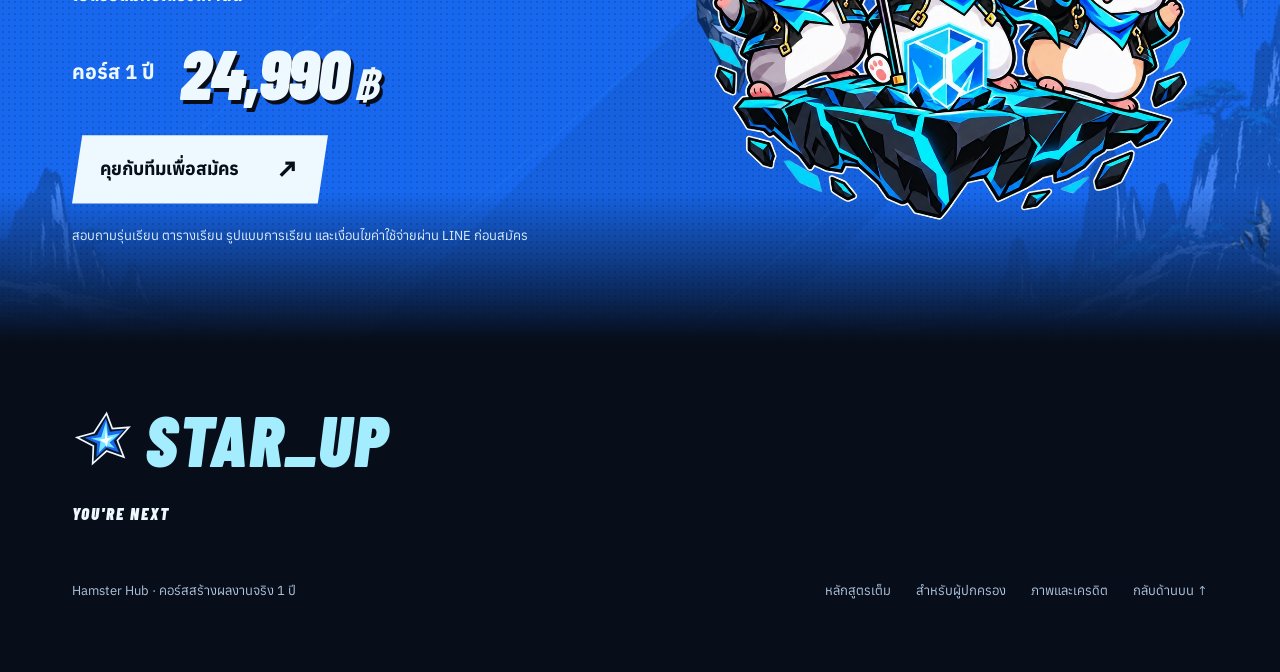
<file: star-up/curriculum.html>
<!doctype html><html lang="th"><head><meta charset="utf-8"><meta name="viewport" content="width=device-width,initial-scale=1"><meta name="theme-color" content="#07101f"><title>หลักสูตร Star_up — 3 สายสร้างผลงานจริง | Hamster Hub</title><meta name="description" content="เส้นทาง Game, Web/App และ IoT สร้างต้นแบบ พัฒนาโปรเจกต์ และนำเสนอผลงานในคอร์ส 1 ปี"><link rel="icon" href="assets/hamsterhub-logo.webp"><link rel="preload" href="assets/Anuphan.ttf" as="font" type="font/ttf" crossorigin><link rel="preload" href="assets/Kanit-BlackItalic.ttf" as="font" type="font/ttf" crossorigin><link rel="stylesheet" href="star-up.css?v=1"><script src="app.js" defer></script><script src="star-up.js?v=1" defer></script><link rel="stylesheet" href="backgrounds.css?v=3"><script src="backgrounds.js?v=3" defer></script><link rel="stylesheet" href="refresh-v5.css?v=6"><link rel="stylesheet" href="tracks-v13.css?v=14"><script src="tracks-v13.js?v=13" defer></script><link rel="stylesheet" href="star-motion-v15.css?v=15"><link rel="stylesheet" href="curriculum-v16.css?v=16"><link rel="stylesheet" href="wordmark-v18.css?v=18"><link rel="stylesheet" href="wordmark-v19.css?v=19"><link rel="stylesheet" href="content-v20.css?v=20"><link rel="stylesheet" href="hover-v22.css?v=22"><script src="hover-v22.js?v=22" defer></script></head><body><a class="skip" href="#main">ข้ามไปเนื้อหา</a><header class="site-header"><div class="wrap header-row"><a class="brand" href="index.html" aria-label="Hamster Hub — Star_up"><img src="assets/hamsterhub-logo.webp" width="52" height="52" alt="โลโก้ Hamster Hub"><span><strong>Hamster Hub</strong><small>Star_up · 1 YEAR PROGRAM</small></span></a><button class="menu-toggle" aria-expanded="false" aria-controls="navigation" aria-label="เปิดเมนู">☰</button><nav id="navigation" aria-label="เมนูหลัก"><a href="curriculum.html">เส้นทางเรียน</a><a href="index.html#tracks">Game · Web/App · IoT</a><a href="parents.html">สำหรับผู้ปกครอง</a><a class="button small" href="index.html#enroll">สมัครคอร์ส <span>↗</span></a></nav></div><div class="read-progress" aria-hidden="true"></div></header><main id="main"><section class="sub-hero dots"><div class="wrap"><a class="back" href="index.html">← กลับหน้าคอร์ส</a><p class="eyebrow">GAME · WEB / APP · IoT</p><h1>เลือกสิ่งที่อยากสร้าง<br><span class="cut paper">แล้วลงมือให้เป็นของจริง.</span></h1><p class="lead">คอร์ส 1 ปี · เลือกเส้นทางให้ตรงกับโปรเจกต์ที่อยากทำ</p><p class="draft-note">หลักสูตร 12 เดือน: จากธุรกิจและไอเดีย สู่ผลิตภัณฑ์ ผู้ใช้จริง และการนำเสนอเพื่อหาแรงสนับสนุน</p></div></section><section class="curriculum-body"><div class="wrap"><div class="track-grid"><article class="track-card" id="game"><figure><img src="assets/track-game-v13.webp" alt="ตัวอย่างสาย Game" width="1100" height="825"></figure><p class="track-name">Game</p><h2>เกมที่ควบคุมและเล่นได้</h2><p>Unity และ C# · ตัวละครและด่าน · ภาพ เสียง และระบบเกม</p></article><article class="track-card" id="webapp"><figure><img src="assets/track-webapp-v13.webp" alt="ตัวอย่างสาย Web / App" width="1100" height="825"></figure><p class="track-name">Web / App</p><h2>เว็บไซต์หรือแอปที่ใช้งานได้</h2><p>หน้าจอและการโต้ตอบ · การจัดการข้อมูล · ทดสอบการใช้งาน</p></article><article class="track-card" id="iot"><figure><img src="assets/track-iot-v13.webp" alt="ตัวอย่างสาย IoT" width="1100" height="825"></figure><p class="track-name">IoT</p><h2>อุปกรณ์ต้นแบบที่รับรู้และตอบสนองได้</h2><p>เซนเซอร์และบอร์ดควบคุม · การเขียนคำสั่ง · การเชื่อมต่ออุปกรณ์</p></article></div><div class="year-curriculum"><div class="curriculum-intro"><p class="eyebrow">YOUR IDEA. YOUR PRODUCT. YOUR NEXT STEP.</p><h2>หนึ่งปีที่ได้ลงมือครบกระบวนการ</h2><p>เลือกสร้าง Game, Web/App หรือ IoT แล้วเรียนรู้ทั้งการพัฒนา ธุรกิจ และการสื่อสารผลงาน</p><p class="curriculum-scope">เดือน 5–6 แบ่งบทบาท Art · Code · Management ภายในทีม ส่วนหัวข้อเฉพาะเกม กราฟิก และ C# ใช้ตามสายและบทบาทที่เหมาะสม</p></div><nav class="year-nav" aria-label="ข้ามไปช่วงหลักสูตร"><a href="#foundation">เดือน 1–3</a><a href="#first-game">เดือน 4–6</a><a href="#team">เดือน 7–9</a><a href="#launch">เดือน 10–12</a></nav><div class="curriculum-group" id="foundation"><p class="eyebrow">เดือน 1–3</p><h2>เข้าใจธุรกิจ คิดไอเดีย และพิสูจน์แนวคิด</h2></div><details class="month" id="month-1" open><summary><span class="month-number">01</span><span><small>MONTH 1 · World of Startup-s</small><strong>เข้าใจโลกสตาร์ทอัพ</strong></span><b>+</b></summary><div class="month-content"><p class="lead">ดูทั้งความสำเร็จและความผิดพลาด ก่อนเริ่ม MVP ของเกมหรือเว็บ</p><section class="month-topics"><h3>เรียนและลงมือทำ</h3><ul><li>Startup Fail &amp; Success</li><li>Fail Case Analysis</li><li>How to make 1st Dollar</li><li>MVP of Game or Web</li></ul></section><section class="deliverable"><h3>สิ่งที่ได้พัฒนาระหว่างเรียน</h3><p>วิเคราะห์เคสธุรกิจ และเริ่มต้น MVP ของเกมหรือเว็บ</p></section></div></details><details class="month" id="month-2"><summary><span class="month-number">02</span><span><small>MONTH 2 · Business Model</small><strong>ออกแบบธุรกิจของผลงาน</strong></span><b>+</b></summary><div class="month-content"><p class="lead">รู้ว่าใครจะใช้ และผลงานของคุณสร้างคุณค่าอย่างไร</p><section class="month-topics"><h3>เรียนและลงมือทำ</h3><ul><li>Real Case Study</li><li>Business Model Canvas</li><li>SWOT</li><li>Make the Funniest Game! or most useful Web</li></ul></section><section class="deliverable"><h3>สิ่งที่ได้พัฒนาระหว่างเรียน</h3><p>Business Model Canvas, SWOT และแนวคิดเกมที่สนุกหรือเว็บที่มีประโยชน์</p></section></div></details><details class="month" id="month-3"><summary><span class="month-number">03</span><span><small>MONTH 3 · Ideation &amp; Design Concept</small><strong>คิดไอเดียให้ต่าง ออกแบบให้มีเหตุผล</strong></span><b>+</b></summary><div class="month-content"><p class="lead">สำรวจไอเดีย เข้าใจคนใช้ และพิสูจน์ความเป็นไปได้</p><section class="month-topics"><h3>เรียนและลงมือทำ</h3><ul><li>Out of this world</li><li>On top of Everest</li><li>Story Telling</li><li>AI Simulation</li><li>User Empathy</li><li>Proof of Concept</li></ul></section><section class="deliverable"><h3>สิ่งที่ได้พัฒนาระหว่างเรียน</h3><p>แนวคิดการออกแบบ เรื่องราว ผู้ใช้เป้าหมาย และ Proof of Concept</p></section></div></details><div class="curriculum-group" id="first-game"><p class="eyebrow">เดือน 4–6</p><h2>สร้างต้นแบบและพัฒนาผลิตภัณฑ์</h2></div><details class="month" id="month-4"><summary><span class="month-number">04</span><span><small>MONTH 4 · Prototype Game, Web/App or IoT System</small><strong>สร้างต้นแบบให้ทำงานได้</strong></span><b>+</b></summary><div class="month-content"><p class="lead">พัฒนาโปรเจกต์ตามสายที่เลือก พร้อมพื้นฐานการออกแบบและเขียนโปรแกรม</p><section class="month-topics"><h3>เรียนและลงมือทำ</h3><ul><li>Gameplay &amp; Mechanic Design (Game)</li><li>Animation</li><li>Game Physics</li><li>Collider &amp; Collision</li><li>Basic UI &amp; UX</li><li>Basic Programming with C#</li></ul></section><section class="deliverable"><h3>สิ่งที่ได้พัฒนาระหว่างเรียน</h3><p>ต้นแบบ Game, Web/App หรือระบบ IoT ตามสายที่เลือก</p></section></div></details><details class="month" id="month-5"><summary><span class="month-number">05</span><span><small>MONTH 5 · Alpha Testing &amp; Advanced Features</small><strong>นำเสนอ ทดสอบ และแบ่งหน้าที่พัฒนา</strong></span><b>+</b></summary><div class="month-content"><p class="lead">นำเสนอผลิตภัณฑ์ แล้วพัฒนาตามบทบาท Art, Code และ Management</p><section class="month-topics"><h3>เรียนและลงมือทำ</h3><ul><li>Product Presentation</li><li>Development Branches for each member</li></ul></section><div class="role-branches"><section><h3>Art</h3><ul><li>Basic Modeling with Blender</li><li>Rig &amp; Animation</li><li>Material</li><li>Shader</li><li>Post Processing</li></ul></section><section><h3>Code</h3><ul><li>Intermediate C# Programming</li><li>Conditions &amp; switch</li><li>Nested Loops</li><li>Arrays</li><li>Constructors</li><li>Access Modifiers &amp; Properties</li></ul></section><section><h3>Management</h3><ul><li>Initiation</li><li>Planning</li><li>Execution</li><li>Monitoring &amp; Controlling</li><li>Closure</li></ul></section></div><section class="deliverable"><h3>สิ่งที่ได้พัฒนาระหว่างเรียน</h3><p>การนำเสนอผลิตภัณฑ์ งานทดสอบ Alpha และชิ้นงานตามบทบาท</p></section></div></details><details class="month" id="month-6"><summary><span class="month-number">06</span><span><small>MONTH 6 · Product Development</small><strong>พัฒนาผลิตภัณฑ์ไปด้วยกัน</strong></span><b>+</b></summary><div class="month-content"><p class="lead">แต่ละบทบาทยกระดับงานของตัวเองและเชื่อมให้เป็นผลิตภัณฑ์เดียว</p><section class="month-topics"><h3>เรียนและลงมือทำ</h3><ul><li>Development Branches for each member</li></ul></section><div class="role-branches"><section><h3>Art</h3><ul><li>Advanced Level Design</li><li>Shader Graph &amp; Block-base Programming</li><li>Advanced Visual Effect</li><li>Advanced Terrain</li><li>Cube Map (Reflex &amp; Mirror)</li><li>Lighting &amp; Shadow</li></ul></section><section><h3>Code</h3><ul><li>Classes</li><li>OOP (Object-Oriented Programming)</li><li>Inheritance</li><li>Polymorphism and Overriding Methods</li><li>Abstract Classes and Methods</li><li>Enums</li></ul></section><section><h3>Management</h3><ul><li>Team Description</li><li>Business Plan</li><li>Operations Plan</li><li>Marketing</li><li>Executive Summary</li></ul></section></div><section class="deliverable"><h3>สิ่งที่ได้พัฒนาระหว่างเรียน</h3><p>ผลิตภัณฑ์ที่พัฒนาร่วมกัน พร้อมแผนธุรกิจและการดำเนินงาน</p></section></div></details><div class="curriculum-group" id="team"><p class="eyebrow">เดือน 7–9</p><h2>ทดสอบ เปิดตัว และสื่อสารกับผู้ใช้</h2></div><details class="month" id="month-7"><summary><span class="month-number">07</span><span><small>MONTH 7 · User Acceptance Test</small><strong>ทดสอบกับการใช้งานจริง</strong></span><b>+</b></summary><div class="month-content"><p class="lead">วางแผนสถานการณ์ ทดสอบ และเก็บข้อมูลจากผู้ใช้</p><section class="month-topics"><h3>เรียนและลงมือทำ</h3><ul><li>Scenarios</li><li>Test Cases</li><li>Test Plan</li><li>User Journey</li><li>Beta Testing</li><li>Sample Data Collection</li></ul></section><section class="deliverable"><h3>สิ่งที่ได้พัฒนาระหว่างเรียน</h3><p>Test Plan, Test Cases, User Journey และข้อมูลการทดสอบ Beta</p></section></div></details><details class="month" id="month-8"><summary><span class="month-number">08</span><span><small>MONTH 8 · Product Launch</small><strong>เตรียมผลิตภัณฑ์ให้พร้อมเปิดตัว</strong></span><b>+</b></summary><div class="month-content"><p class="lead">แก้จาก Feedback ตรวจคุณภาพ และเตรียมแผนเปิดตัว</p><section class="month-topics"><h3>เรียนและลงมือทำ</h3><ul><li>Feedback Adjustment</li><li>Optimizer</li><li>Look &amp; Feel</li><li>Quality Assurance</li><li>Launch Plan</li></ul></section><section class="deliverable"><h3>สิ่งที่ได้พัฒนาระหว่างเรียน</h3><p>ผลิตภัณฑ์ที่ปรับจาก Feedback และแผนเปิดตัว</p></section></div></details><details class="month" id="month-9"><summary><span class="month-number">09</span><span><small>MONTH 9 · Social Marketing</small><strong>สื่อสารให้ถึงคนที่ใช่</strong></span><b>+</b></summary><div class="month-content"><p class="lead">รู้จักกลุ่มเป้าหมาย ออกแบบเนื้อหา และวางเป้าหมายการสื่อสาร</p><section class="month-topics"><h3>เรียนและลงมือทำ</h3><ul><li>Target &amp; Segmentation</li><li>Social Research</li><li>Goal</li><li>Interactive Hook</li><li>Engagement</li><li>Call to Action</li><li>Promotion</li></ul></section><section class="deliverable"><h3>สิ่งที่ได้พัฒนาระหว่างเรียน</h3><p>แผนสื่อสาร กลุ่มเป้าหมาย และเนื้อหาที่มีเป้าหมายชัดเจน</p></section></div></details><div class="curriculum-group" id="launch"><p class="eyebrow">เดือน 10–12</p><h2>สร้างการมีส่วนร่วม และหาแรงสนับสนุน</h2></div><details class="month" id="month-10"><summary><span class="month-number">10</span><span><small>MONTH 10 · Social Activities</small><strong>ให้คนได้รู้จักและมีส่วนร่วม</strong></span><b>+</b></summary><div class="month-content"><p class="lead">สร้างกิจกรรมและปฏิสัมพันธ์รอบผลิตภัณฑ์</p><section class="month-topics"><h3>เรียนและลงมือทำ</h3><ul><li>Teaser Campaign</li><li>Influencers</li><li>Social Proof &amp; Testimonials</li><li>Direct Engagement</li></ul></section><section class="deliverable"><h3>สิ่งที่ได้พัฒนาระหว่างเรียน</h3><p>แนวทางแคมเปญ Teaser และกิจกรรมเชื่อมต่อกับผู้ใช้</p></section></div></details><details class="month" id="month-11"><summary><span class="month-number">11</span><span><small>MONTH 11 · Product Launch</small><strong>เปิดตัวให้เห็นคุณค่าของผลงาน</strong></span><b>+</b></summary><div class="month-content"><p class="lead">เล่าจุดเด่น ตั้งเป้าหมาย และเก็บ Feedback กลับมาพัฒนา</p><section class="month-topics"><h3>เรียนและลงมือทำ</h3><ul><li>Unique Value Proposition</li><li>The Story &amp; Image</li><li>Product Promotion</li><li>SMART Goal</li><li>Getting Feedback</li></ul></section><section class="deliverable"><h3>สิ่งที่ได้พัฒนาระหว่างเรียน</h3><p>จุดเด่นของผลิตภัณฑ์ เรื่องราว แผนโปรโมต และ SMART Goal</p></section></div></details><details class="month" id="month-12"><summary><span class="month-number">12</span><span><small>MONTH 12 · Fund Raising</small><strong>นำเสนอเพื่อหาแรงสนับสนุน</strong></span><b>+</b></summary><div class="month-content"><p class="lead">กำหนดสิ่งที่ต้องการ และเตรียมเล่าให้ผู้สนับสนุนเห็นโอกาส</p><section class="month-topics"><h3>เรียนและลงมือทำ</h3><ul><li>What do we want?</li><li>Fund &amp; Support</li><li>How to make investors happy</li><li>Pitching &amp; Hackathon</li></ul></section><section class="deliverable"><h3>สิ่งที่ได้พัฒนาระหว่างเรียน</h3><p>เรื่องราวและการ Pitch เพื่อมองหาทุนหรือการสนับสนุน</p></section></div></details><p class="curriculum-footnote">หัวข้อเรียบเรียงจากข้อมูลคอร์สที่ทีมส่งมา ตารางเรียน รูปแบบการเรียน อุปกรณ์ และการแบ่งหัวข้อของแต่ละสายยืนยันกับทีมก่อนสมัคร การสร้างรายได้ การได้รับทุน และผลการแข่งขันขึ้นอยู่กับผลงานและเกณฑ์ของแต่ละโอกาส</p></div></div></section><section class="enroll dots" id="enroll"><div class="wrap enroll-grid"><div><p class="eyebrow">YOUR NEXT LEVEL STARTS HERE.</p><h2>ไอเดียที่อยู่ในหัว<br><span class="cut paper">ปีนี้ ทำให้เป็นของจริง.</span></h2><p class="lead">ให้หนึ่งปีนี้มีทั้งทักษะ และโปรเจกต์ที่คุณสร้าง<br>และเรื่องราวที่คุณนำไปเล่าต่อได้</p><p class="individual-enrollment">เปิดรับสมัครเดี่ยวเท่านั้น</p><div class="enroll-price"><span>คอร์ส 1 ปี</span><strong>24,990<span>฿</span></strong></div><a class="button" href="https://page.line.me/jkm4247u?openQrModal=true" target="_blank" rel="noopener">คุยกับทีมเพื่อสมัคร <span>↗</span></a><p class="fine">สอบถามรุ่นเรียน ตารางเรียน รูปแบบการเรียน และเงื่อนไขค่าใช้จ่ายผ่าน LINE ก่อนสมัคร</p></div><div class="closing-composition"><img class="closing-art" src="assets/closing.webp" alt="หนู Hamster Hub ทั้งสามพร้อมโปรเจกต์และธงสีน้ำเงิน" width="1000" height="1000" loading="lazy"></div></div></section></main><script src="closing-flag.js" defer></script><footer class="site-footer"><div class="wrap"><a class="footer-brand" href="index.html"><img class="footer-star" src="assets/star-frames-v17/pose-0.svg" width="70" height="70" alt="">Star_up<span>YOU'RE NEXT</span></a><div class="footer-links"><span>Hamster Hub · คอร์สสร้างผลงานจริง 1 ปี</span><a href="curriculum.html">หลักสูตรเต็ม</a><a href="parents.html">สำหรับผู้ปกครอง</a><a href="credits.html">ภาพและเครดิต</a><a href="#main">กลับด้านบน ↑</a></div></div></footer><button class="motion-toggle" data-motion-toggle aria-pressed="false">Ⅱ หยุดภาพเคลื่อนไหว</button></body></html>
</file>
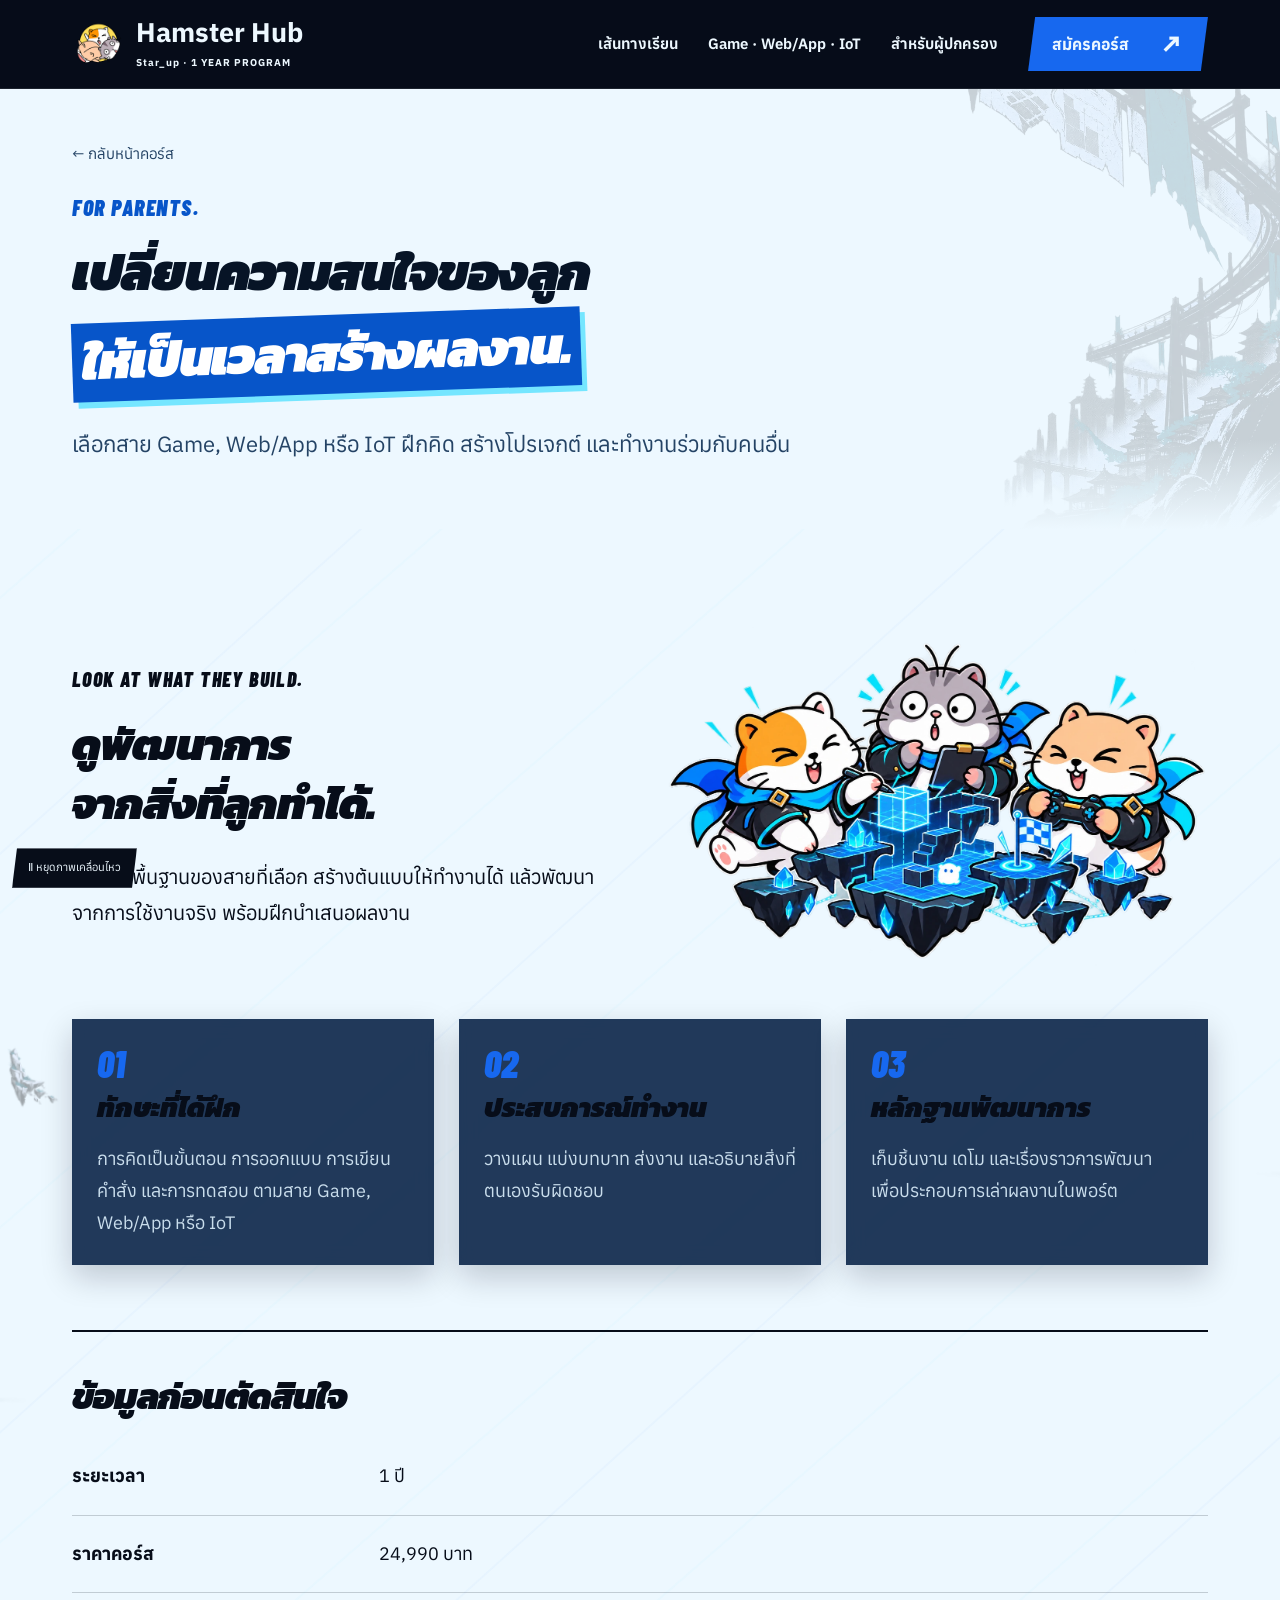
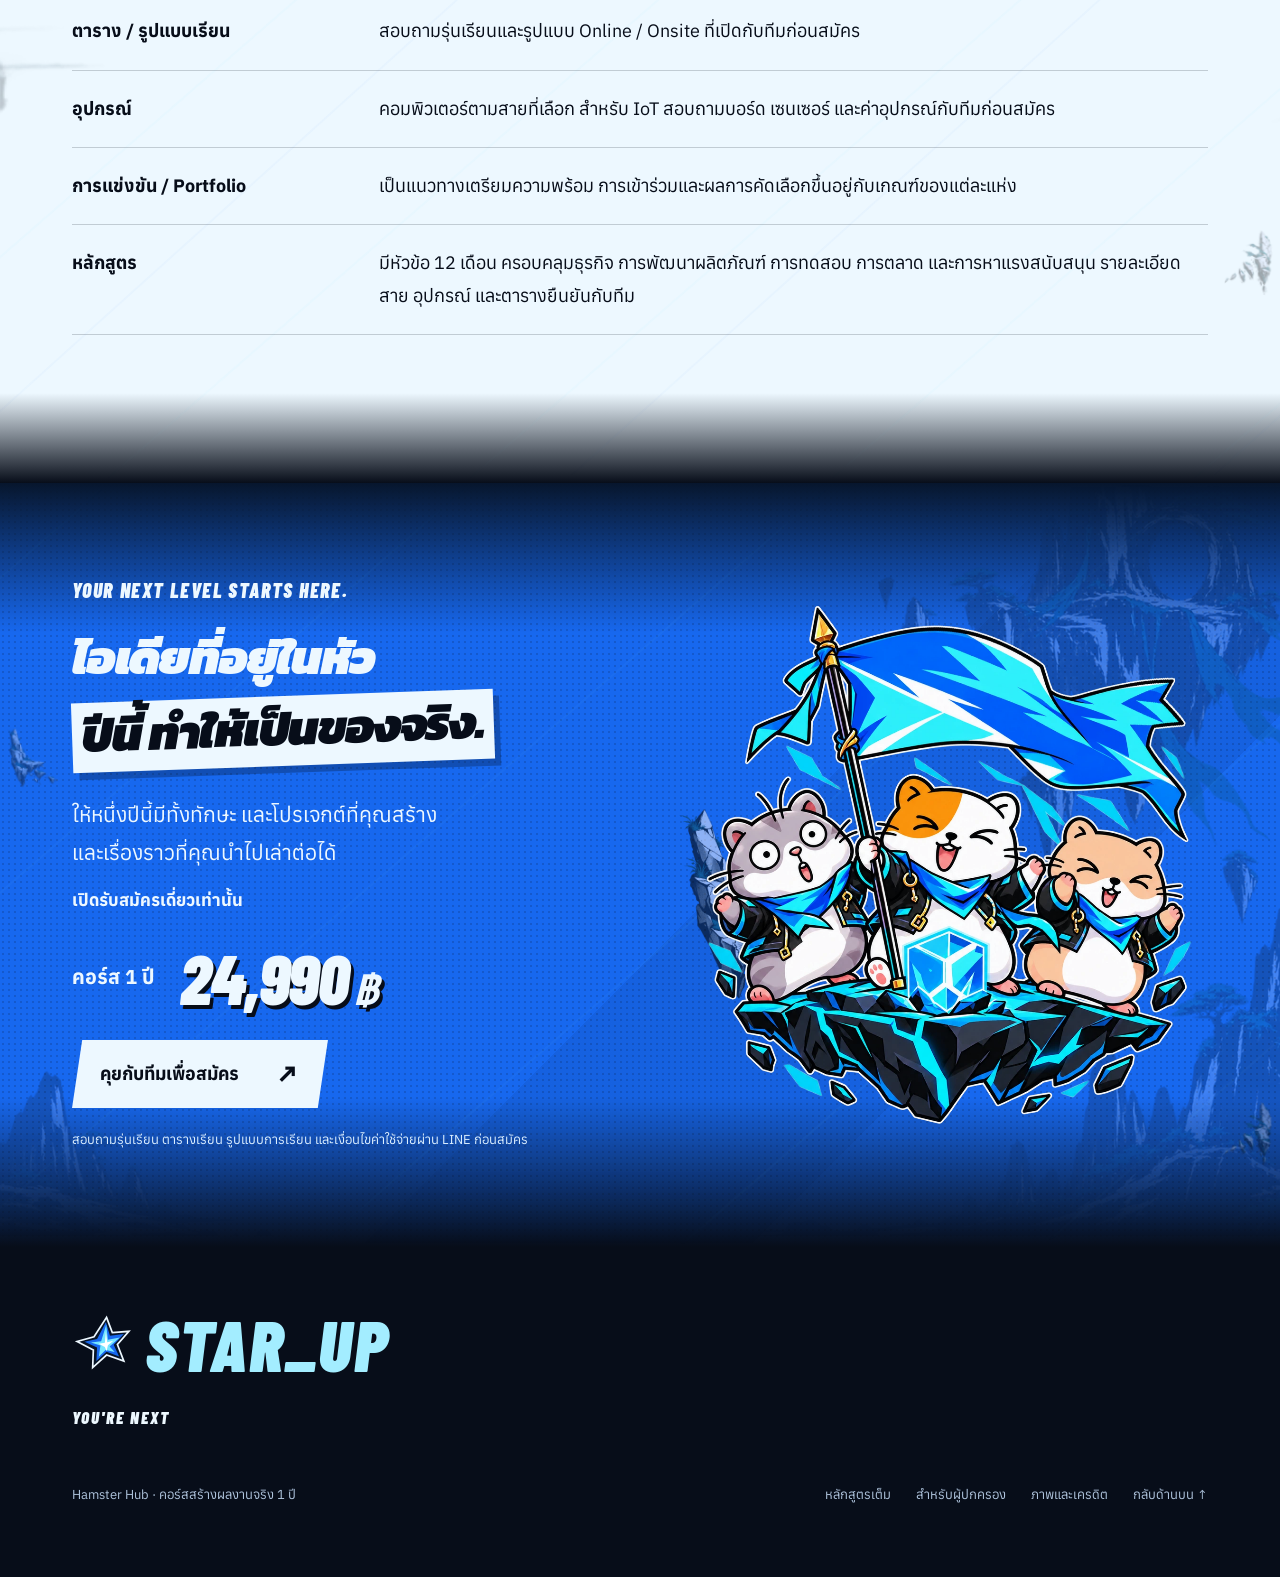
<file: star-up/parents.html>
<!doctype html><html lang="th"><head><meta charset="utf-8"><meta name="viewport" content="width=device-width,initial-scale=1"><meta name="theme-color" content="#07101f"><title>Star_up สำหรับผู้ปกครอง | Hamster Hub</title><meta name="description" content="ข้อมูลคอร์สสร้างผลงานจริง 1 ปี ราคา 24,990 บาท ผลงานและทักษะที่ฝึก พร้อมข้อมูลที่ควรทราบก่อนสมัคร"><link rel="icon" href="assets/hamsterhub-logo.webp"><link rel="preload" href="assets/Anuphan.ttf" as="font" type="font/ttf" crossorigin><link rel="preload" href="assets/Kanit-BlackItalic.ttf" as="font" type="font/ttf" crossorigin><link rel="stylesheet" href="star-up.css?v=1"><script src="app.js" defer></script><script src="star-up.js?v=1" defer></script><link rel="stylesheet" href="backgrounds.css?v=3"><script src="backgrounds.js?v=3" defer></script><link rel="stylesheet" href="refresh-v5.css?v=6"><link rel="stylesheet" href="tracks-v13.css?v=14"><script src="tracks-v13.js?v=13" defer></script><link rel="stylesheet" href="star-motion-v15.css?v=15"><link rel="stylesheet" href="curriculum-v16.css?v=16"><link rel="stylesheet" href="wordmark-v18.css?v=18"><link rel="stylesheet" href="wordmark-v19.css?v=19"><link rel="stylesheet" href="content-v20.css?v=20"><link rel="stylesheet" href="hover-v22.css?v=22"><script src="hover-v22.js?v=22" defer></script></head><body><a class="skip" href="#main">ข้ามไปเนื้อหา</a><header class="site-header"><div class="wrap header-row"><a class="brand" href="index.html" aria-label="Hamster Hub — Star_up"><img src="assets/hamsterhub-logo.webp" width="52" height="52" alt="โลโก้ Hamster Hub"><span><strong>Hamster Hub</strong><small>Star_up · 1 YEAR PROGRAM</small></span></a><button class="menu-toggle" aria-expanded="false" aria-controls="navigation" aria-label="เปิดเมนู">☰</button><nav id="navigation" aria-label="เมนูหลัก"><a href="curriculum.html">เส้นทางเรียน</a><a href="index.html#tracks">Game · Web/App · IoT</a><a href="parents.html">สำหรับผู้ปกครอง</a><a class="button small" href="index.html#enroll">สมัครคอร์ส <span>↗</span></a></nav></div><div class="read-progress" aria-hidden="true"></div></header><main id="main"><section class="sub-hero dots"><div class="wrap"><a class="back" href="index.html">← กลับหน้าคอร์ส</a><p class="eyebrow">FOR PARENTS.</p><h1>เปลี่ยนความสนใจของลูก<br><span class="cut paper">ให้เป็นเวลาสร้างผลงาน.</span></h1><p class="lead">เลือกสาย Game, Web/App หรือ IoT ฝึกคิด สร้างโปรเจกต์ และทำงานร่วมกับคนอื่น</p></div></section><section class="parent-content"><div class="wrap"><div class="parent-intro"><div><p class="eyebrow">LOOK AT WHAT THEY BUILD.</p><h2>ดูพัฒนาการ<br>จากสิ่งที่ลูกทำได้.</h2><p class="lead">เริ่มจากพื้นฐานของสายที่เลือก สร้างต้นแบบให้ทำงานได้ แล้วพัฒนาจากการใช้งานจริง พร้อมฝึกนำเสนอผลงาน</p></div><img src="assets/team.webp" alt="ตัวละครหนูทำงานเป็นทีมและสร้างโลกเกม" width="1400" height="933"></div><div class="outputs"><article><span>01</span><h3>ทักษะที่ได้ฝึก</h3><p>การคิดเป็นขั้นตอน การออกแบบ การเขียนคำสั่ง และการทดสอบ ตามสาย Game, Web/App หรือ IoT</p></article><article><span>02</span><h3>ประสบการณ์ทำงาน</h3><p>วางแผน แบ่งบทบาท ส่งงาน และอธิบายสิ่งที่ตนเองรับผิดชอบ</p></article><article><span>03</span><h3>หลักฐานพัฒนาการ</h3><p>เก็บชิ้นงาน เดโม และเรื่องราวการพัฒนา เพื่อประกอบการเล่าผลงานในพอร์ต</p></article></div><div class="parent-facts"><h2>ข้อมูลก่อนตัดสินใจ</h2><dl><div><dt>ระยะเวลา</dt><dd>1 ปี</dd></div><div><dt>ราคาคอร์ส</dt><dd>24,990 บาท</dd></div><div><dt>ตาราง / รูปแบบเรียน</dt><dd>สอบถามรุ่นเรียนและรูปแบบ Online / Onsite ที่เปิดกับทีมก่อนสมัคร</dd></div><div><dt>อุปกรณ์</dt><dd>คอมพิวเตอร์ตามสายที่เลือก สำหรับ IoT สอบถามบอร์ด เซนเซอร์ และค่าอุปกรณ์กับทีมก่อนสมัคร</dd></div><div><dt>การแข่งขัน / Portfolio</dt><dd>เป็นแนวทางเตรียมความพร้อม การเข้าร่วมและผลการคัดเลือกขึ้นอยู่กับเกณฑ์ของแต่ละแห่ง</dd></div><div><dt>หลักสูตร</dt><dd>มีหัวข้อ 12 เดือน ครอบคลุมธุรกิจ การพัฒนาผลิตภัณฑ์ การทดสอบ การตลาด และการหาแรงสนับสนุน รายละเอียดสาย อุปกรณ์ และตารางยืนยันกับทีม</dd></div></dl></div></div></section><section class="enroll dots" id="enroll"><div class="wrap enroll-grid"><div><p class="eyebrow">YOUR NEXT LEVEL STARTS HERE.</p><h2>ไอเดียที่อยู่ในหัว<br><span class="cut paper">ปีนี้ ทำให้เป็นของจริง.</span></h2><p class="lead">ให้หนึ่งปีนี้มีทั้งทักษะ และโปรเจกต์ที่คุณสร้าง<br>และเรื่องราวที่คุณนำไปเล่าต่อได้</p><p class="individual-enrollment">เปิดรับสมัครเดี่ยวเท่านั้น</p><div class="enroll-price"><span>คอร์ส 1 ปี</span><strong>24,990<span>฿</span></strong></div><a class="button" href="https://page.line.me/jkm4247u?openQrModal=true" target="_blank" rel="noopener">คุยกับทีมเพื่อสมัคร <span>↗</span></a><p class="fine">สอบถามรุ่นเรียน ตารางเรียน รูปแบบการเรียน และเงื่อนไขค่าใช้จ่ายผ่าน LINE ก่อนสมัคร</p></div><div class="closing-composition"><img class="closing-art" src="assets/closing.webp" alt="หนู Hamster Hub ทั้งสามพร้อมโปรเจกต์และธงสีน้ำเงิน" width="1000" height="1000" loading="lazy"></div></div></section></main><script src="closing-flag.js" defer></script><footer class="site-footer"><div class="wrap"><a class="footer-brand" href="index.html"><img class="footer-star" src="assets/star-frames-v17/pose-0.svg" width="70" height="70" alt="">Star_up<span>YOU'RE NEXT</span></a><div class="footer-links"><span>Hamster Hub · คอร์สสร้างผลงานจริง 1 ปี</span><a href="curriculum.html">หลักสูตรเต็ม</a><a href="parents.html">สำหรับผู้ปกครอง</a><a href="credits.html">ภาพและเครดิต</a><a href="#main">กลับด้านบน ↑</a></div></div></footer><button class="motion-toggle" data-motion-toggle aria-pressed="false">Ⅱ หยุดภาพเคลื่อนไหว</button></body></html>
</file>
<file: rebellion.css>
@font-face{font-family:Anuphan;src:url('assets/rebellion/Anuphan.ttf') format('truetype');font-weight:100 700;font-display:swap}
@font-face{font-family:Barlow;src:url('assets/rebellion/BarlowCondensed-BlackItalic.ttf') format('truetype');font-weight:900;font-style:italic;font-display:swap}
:root{--red:#df2032;--ink:#111115;--paper:#fff8e8;--muted:#bcb8b3;--gutter:clamp(22px,4.5vw,72px);--ease:cubic-bezier(.16,.8,.2,1)}
*{box-sizing:border-box}html{scroll-behavior:smooth;scroll-padding-top:88px}body{margin:0;background:var(--ink);color:var(--paper);font:400 17px/1.8 Anuphan,Arial,sans-serif;overflow-x:clip}body.modal-open{overflow:hidden}button,a{-webkit-tap-highlight-color:transparent}button{font:inherit;cursor:pointer}a{color:inherit;text-decoration:none}img{display:block;max-width:100%}h1,h2,h3,p,figure{margin:0}h1,h2,h3{font-weight:700;line-height:1.35;letter-spacing:-.035em;text-wrap:balance}h1{font-size:clamp(40px,4.7vw,72px)}h2{font-size:clamp(34px,3.9vw,58px)}h3{font-size:25px}.wrap{max-width:1480px;margin-inline:auto;padding-inline:var(--gutter)}section{scroll-margin-top:76px}.paper{background:var(--paper);color:var(--ink)}.skip{position:fixed;top:-80px;left:15px;z-index:100;background:var(--paper);color:var(--ink);padding:14px}.skip:focus{top:10px}a:focus-visible,button:focus-visible,summary:focus-visible,[tabindex]:focus-visible{outline:3px solid #f9ce52;outline-offset:6px}.sr-only{position:absolute!important;clip-path:inset(50%);width:1px;height:1px;overflow:hidden;white-space:nowrap}
.button{display:inline-flex;gap:30px;justify-content:space-between;align-items:center;min-height:55px;background:var(--paper);color:var(--ink);padding:13px 29px;font-weight:700;border:0;clip-path:polygon(4% 0,100% 0,96% 100%,0 100%);transition:background .2s,transform .25s}.button>span{font-size:27px;line-height:1}.button:hover{background:#f9ce52;transform:translate(-3px,-3px)}.text-link{display:inline-flex;align-items:center;gap:18px;font-weight:600;border-bottom:1px solid currentColor;padding-bottom:6px}.text-link>span{font-size:23px}.text-link:hover{color:#f9ce52}
.site-header{position:sticky;top:0;z-index:30;background:var(--ink);color:var(--paper);border-bottom:1px solid #ffffff18}.header-row{height:76px;display:flex;align-items:center;justify-content:space-between;gap:25px}.brand>span{font:italic 900 38px/.95 Barlow,Arial,sans-serif;letter-spacing:-1px;display:block;transform:rotate(-3deg)}.brand small{font-size:8px;letter-spacing:1.4px;font-weight:650;display:block;margin-top:5px}.site-header nav{display:flex;align-items:center;gap:30px;font-size:14px;font-weight:550}.site-header nav>a:not(.button){padding-block:15px}.site-header nav>a:hover{color:#f9ce52}.site-header .button{min-height:46px;background:var(--red);color:white;padding:10px 24px;font-size:14px;gap:30px}.menu-toggle{display:none}.reading-progress{position:absolute;left:0;bottom:-1px;height:3px;width:100%;background:var(--red);transform-origin:left;transform:scaleX(var(--read-progress,0));pointer-events:none}
.comic-scene{position:relative;isolation:isolate;overflow:clip}.hero{background:var(--red);min-height:calc(100svh - 76px);display:flex;flex-direction:column;justify-content:center}.hero-ink{position:absolute;inset:0;z-index:-1;overflow:hidden;background-image:radial-gradient(#17111550 .8px,transparent .8px);background-size:5px 5px}.hero-ink:before{position:absolute;inset:0;content:'';background:var(--ink);clip-path:polygon(64% 0,100% 0,100% 100%,34% 100%)}.hero-word{position:absolute;right:-15px;top:-25px;transform:rotate(-8deg);font:italic 900 clamp(120px,15vw,250px)/.8 Barlow,sans-serif;color:#fff8e80f}.speed-lines{position:absolute;inset:-25%;background:repeating-linear-gradient(147deg,transparent 0 110px,#fff8e815 112px 114px,transparent 116px 260px);animation:print-drift 18s linear infinite}.hero-content{width:100%;padding-top:60px;padding-bottom:60px;position:relative;min-height:610px;display:flex;align-items:center}.hero-copy{position:relative;z-index:3;max-width:790px;width:60%}.course-name{font-size:16px;font-weight:650;margin-bottom:30px}.course-name>span{display:block;font-size:13px;font-weight:400;margin-top:4px}.hero h1{font-size:clamp(42px,4.5vw,68px);line-height:1.48;color:white;text-shadow:2px 2px 0 #111115}.headline-cut{display:inline-block;background:var(--paper);color:var(--ink);text-shadow:none;padding:0 16px 5px 10px;clip-path:polygon(1% 3%,100% 0,97% 96%,0 100%);transform:rotate(-2deg);margin-top:7px;line-height:1.6}.hero-desc{font-size:18px;line-height:1.9;margin-top:26px;color:#fff8e8;max-width:610px;text-shadow:0 1px 4px #11111555}.hero-actions{display:flex;gap:28px;align-items:center;margin-top:30px}.hero .button{min-width:200px}.hero .text-link{font-size:14px}.hero-facts{font-size:12px;letter-spacing:.03em;margin-top:25px;font-weight:550}.hero-facts i{margin:0 12px;font-style:normal}.hero-art{position:absolute;right:-9%;width:71%;top:50%;transform:translateY(-49%);pointer-events:none;z-index:1;perspective:900px}.hero-art img{width:100%;transform:translate(var(--tilt-x,0px),var(--tilt-y,0px)) rotate(var(--tilt-angle,-3deg));filter:drop-shadow(10px 20px 0 #11111530);animation:creator-hover 6s ease-in-out infinite;mask-image:linear-gradient(90deg,transparent,#000 12%)}.art-scribble{position:absolute;right:16%;bottom:3%;font:italic 900 40px/.9 Barlow,sans-serif;color:white;transform:rotate(-12deg);text-shadow:3px 3px 0 var(--ink)}.scroll-invite{position:relative;z-index:4;display:flex;gap:25px;align-items:center;justify-content:space-between;border-top:1px solid #fff8e842;font-size:13px;margin:0 var(--gutter);padding:15px 0 20px}.scroll-arrow{font-size:30px;line-height:1;animation:arrow-nudge 1.6s ease-in-out infinite}.story-tape{background:var(--paper);color:var(--ink);padding:14px 0;overflow:hidden;transform:rotate(-1deg) scale(1.02);position:relative;z-index:3;box-shadow:0 8px 0 #111115}.story-tape>div{width:max-content;font:italic 900 30px/1 Barlow,sans-serif;word-spacing:12px;transform:translateX(calc(var(--tape-progress,0)*-140px));will-change:transform}.story-tape span{color:var(--red);margin:0 25px}
.showcase{background:#111115;padding:42px 0 28px;min-height:calc(100svh - 76px);display:flex;align-items:center}.showcase:before{content:'';position:absolute;width:60%;height:70%;right:-30%;top:0;background-image:radial-gradient(#fff8e82c 1px,transparent 1px);background-size:7px 7px;transform:rotate(-18deg);z-index:-1}.showcase>.wrap{width:100%}.showcase-heading{display:flex;align-items:flex-end;justify-content:space-between;gap:40px;margin-bottom:12px}.showcase-heading h2{font-size:clamp(32px,3.3vw,48px);line-height:1.4}.showcase-heading h2>span{color:var(--red)}.showcase-heading>p{font-size:15px;line-height:1.75;color:#c9c4be;max-width:380px}.gallery-stage{position:relative;perspective:1300px;isolation:isolate;height:clamp(255px,42svh,375px);touch-action:pan-y;cursor:grab;margin-inline:-30px}.gallery-stage.is-dragging{cursor:grabbing}.gallery-item{position:absolute;width:min(350px,36vw);left:50%;margin-left:calc(min(350px,36vw) / -2);top:25px;translate:var(--drag,0px) 0;transform:translateX(calc(var(--position)*88%)) translateZ(calc(var(--depth)*1px)) rotateY(calc(var(--position)*-31deg)) rotateZ(calc(var(--position)*-3deg)) scale(var(--scale));opacity:var(--opacity);filter:brightness(var(--brightness));z-index:1;transition:transform .65s var(--ease),translate .4s var(--ease),opacity .45s,filter .45s;will-change:transform}.gallery-item[data-active=true]{z-index:3}.gallery-stage.is-dragging .gallery-item{transition:opacity .5s}.project-media{display:block;position:relative;aspect-ratio:16/10;overflow:hidden;clip-path:polygon(0 5%,96% 0,100% 92%,3% 100%);background:#000}.project-media img{position:absolute;width:100%;height:120%;inset:-10% 0 auto;object-fit:cover;user-select:none;-webkit-user-drag:none;transition:transform .4s}.project-media:hover img{transform:scale(1.05)}.play{position:absolute;left:50%;top:50%;translate:-50% -50%;width:53px;height:53px;display:grid;place-items:center;background:var(--red);color:white;clip-path:polygon(10% 0,100% 5%,90% 100%,0 90%);font-size:19px;padding-left:3px}.gallery-item:not([data-active=true]) .play{opacity:0}.watch-label{position:absolute;left:18px;bottom:20px;font-size:11px;font-weight:650;color:white;text-shadow:0 1px 5px #000}.project-caption{padding:13px 5px}.project-credit{font-size:9px;color:#aaa5a1;letter-spacing:.12em;margin-bottom:5px}.project-caption h3{font-family:Barlow,Anuphan,sans-serif;font-weight:900;font-style:italic;font-size:29px;letter-spacing:0;line-height:1.1}.gallery-controls{display:flex;align-items:center;justify-content:center;gap:23px}.gallery-arrow{background:none;color:white;border:0;font-size:30px;min-height:44px;min-width:48px}.gallery-arrow:hover{color:var(--red)}.gallery-picks{display:flex;gap:16px}.gallery-picks button{background:none;border:0;border-bottom:2px solid transparent;color:#a09b95;min-width:36px;min-height:40px;font:italic 900 22px/1 Barlow,sans-serif}.gallery-picks button[aria-pressed=true]{color:white;border-color:var(--red)}.gallery-help{text-align:center;color:#b5aea8;font-size:11px;margin-top:3px}.chapter-next{display:flex;align-items:center;justify-content:center;gap:20px;font-size:13px;font-weight:550;margin-top:20px;color:var(--paper)}.chapter-next>span{color:var(--red);font-size:28px;line-height:1;animation:arrow-nudge 1.6s ease-in-out infinite}
.discover{background:var(--paper);color:var(--ink);padding:80px 0 45px;min-height:165svh}.discover:before{content:'';position:absolute;inset:0;background:repeating-linear-gradient(165deg,transparent 0 180px,#11111504 181px 183px,transparent 184px 260px);z-index:-1}.discover-heading{display:flex;align-items:flex-end;gap:40px;justify-content:space-between;margin-bottom:30px}.discover-heading>p{font-size:16px;line-height:1.9;max-width:390px}.ink-highlight{color:var(--red)}.creation-story{position:sticky;top:100px;padding-bottom:12px;--creation-focus:0}.creation-art{width:100%;height:clamp(270px,44svh,480px);overflow:hidden;clip-path:polygon(1% 0,100% 3%,99% 100%,0 97%);background:var(--paper)}.creation-art img{width:100%;height:100%;object-fit:cover;object-position:center 56%;transform:scale(1.035) translateX(calc((var(--creation-focus) - 1)*-2%));transition:transform .8s var(--ease);filter:contrast(1.04)}.creation-steps{display:grid;grid-template-columns:repeat(3,1fr);gap:30px;margin-top:25px}.creation-step{border:0;border-top:2px solid #1111152b;background:none;color:var(--ink);padding:13px 0;display:grid;grid-template-columns:42px 1fr;text-align:left;gap:0 12px}.creation-step>span{font:italic 900 30px/1 Barlow,sans-serif;grid-row:span 2;color:#696661}.creation-step strong{font-size:19px;line-height:1.5}.creation-step small{font-size:12px;margin-top:6px;line-height:1.7}.creation-step[aria-pressed=true]{border-top-color:var(--red)}.creation-step[aria-pressed=true]>span,.creation-step[aria-pressed=true] strong{color:var(--red)}.creation-status{font-size:12px;color:#73655a;margin-top:4px;min-height:22px}.discover .chapter-next{color:var(--ink);position:absolute;bottom:28px;left:0;right:0}
.express-course{background:var(--red);color:white;padding:80px 0 70px;position:relative}.express-course:before{content:'';position:absolute;inset:0;background-image:radial-gradient(#11111540 1px,transparent 1px);background-size:5px 5px;pointer-events:none;z-index:-1;mask-image:linear-gradient(90deg,#000,transparent 50%)}.express-heading{display:flex;align-items:flex-end;justify-content:space-between;gap:45px;margin-bottom:36px}.express-heading h2{font-size:clamp(34px,3.7vw,54px)}.express-heading h2>span{color:var(--paper)}.express-heading>p{font-size:16px;line-height:1.9}.express-timeline{position:relative}.route-progress{position:absolute;left:7%;right:7%;top:120px;height:4px;background:#fff8e866;transform:rotate(-3deg);overflow:hidden}.route-progress>span{display:block;width:100%;height:100%;background:var(--ink);transform-origin:left;transform:scaleX(var(--route-progress,0));transition:transform .15s linear}.milestone-route{list-style:none;display:grid;grid-template-columns:repeat(5,minmax(0,1fr));gap:18px;margin:0;padding:0;position:relative}.milestone-stop{position:relative;display:flex;flex-direction:column;align-items:flex-start;padding-bottom:16px;transition:transform .3s var(--ease)}.milestone-route li:nth-child(even){padding-top:43px}.milestone-fraction{font:italic 900 36px/1 Barlow,sans-serif;position:absolute;top:4px;left:0;color:white;z-index:2;transform:rotate(-7deg);text-shadow:2px 2px 0 #111115}.milestone-fraction small{font-size:15px;margin-left:4px}.milestone-art{height:205px;width:100%;display:grid;place-items:center}.milestone-art img{width:100%;height:100%;object-fit:contain;filter:drop-shadow(7px 10px 0 #11111530);transition:transform .45s var(--ease)}.milestone-stop:hover .milestone-art img{transform:translateY(-12px) rotate(-7deg) scale(1.07)}.milestone-stop h3{font-size:clamp(18px,1.7vw,24px);margin-top:15px;line-height:1.5;letter-spacing:-.025em}.milestone-en{font:italic 900 22px/1.3 Barlow,sans-serif;margin-top:5px;color:#111115}.milestone-stop>p{font-size:12px;line-height:1.85;margin-top:12px;max-width:200px;color:#fff8e8}.milestone-open{font-size:11px;font-weight:600;margin-top:18px;padding-bottom:3px;border-bottom:1px solid #fff8e8a0}.milestone-note{font-size:11px;text-align:center;margin-top:25px;color:var(--paper)}.express-life{margin-top:65px;padding-top:60px;border-top:2px solid #11111544}.express-life-heading{display:flex;align-items:flex-end;justify-content:space-between;gap:45px}.express-life-heading h2{font-size:clamp(30px,3.2vw,47px)}.express-life-heading h2 span{background:var(--ink);padding:0 10px 4px;box-decoration-break:clone;-webkit-box-decoration-break:clone}.express-life-heading>p{font-size:15px;line-height:1.9}.express-features{display:grid;grid-template-columns:repeat(3,1fr);gap:65px;margin-top:40px}.express-feature{display:flex;flex-direction:column;align-items:flex-start}.express-feature>img{height:250px;width:100%;object-fit:contain;transition:transform .45s var(--ease)}.express-feature:hover>img{transform:translateY(-8px) rotate(-4deg)}.express-feature h3{font-size:27px;margin-top:20px}.express-feature p{font-size:15px;line-height:1.9;margin-top:20px}.express-feature div>span{display:inline-block;font-size:12px;margin-top:23px;border-bottom:1px solid currentColor;padding-bottom:6px}.curriculum-all{display:flex;justify-content:center;width:max-content;max-width:100%;margin:45px auto 0;font-size:15px}
.questions{background:var(--paper);color:var(--ink);padding:80px 0}.questions-grid{display:grid;grid-template-columns:.9fr 1.1fr;gap:80px}.questions h2{font-size:42px}.faq details{border-bottom:1px solid #11111533}.faq summary{list-style:none;position:relative;padding:22px 35px 22px 0;font-weight:650;font-size:18px;cursor:pointer}.faq summary::-webkit-details-marker{display:none}.faq summary:after{content:'+';position:absolute;right:3px;top:20px;color:var(--red);font-size:25px}.faq details[open] summary:after{content:'−'}.faq details p{font-size:15px;line-height:1.9;padding-bottom:25px;color:#514c49}.faq a{text-decoration:underline;text-underline-offset:4px}
.closing{background:var(--red);color:white;padding:85px 0}.closing-grid{display:grid;grid-template-columns:1.3fr .7fr;align-items:center;gap:30px}.closing h2{font-size:clamp(31px,3.6vw,53px);line-height:1.55}.closing .lead{font-size:18px;line-height:1.9;margin:30px 0}.closing .headline-cut{font-size:.87em}.closing-art{width:100%;filter:drop-shadow(15px 15px 0 #11111535);rotate:9deg}.contact-note{font-size:11px;margin-top:20px}.closing:not(:has(.closing-grid))>.wrap{position:relative;max-width:1100px}.closing:not(:has(.closing-grid)) h2{max-width:900px}.closing-actions{margin-top:20px}.site-footer{background:var(--ink);color:var(--paper);padding:40px 0 65px}.footer-wordmark{font:italic 900 clamp(48px,8vw,110px)/.9 Barlow,sans-serif;letter-spacing:-1px;display:block}.footer-wordmark span{font-size:.27em;display:block;margin-top:12px;letter-spacing:2px}.footer-meta{display:flex;justify-content:space-between;gap:30px;font-size:11px;margin-top:35px;padding-top:22px;border-top:1px solid #fff8e82b}.footer-meta a:hover{color:var(--red)}
.motion-toggle{position:fixed;left:14px;bottom:14px;z-index:35;background:var(--ink);color:var(--paper);border:1px solid #fff8e84a;font-size:10px;padding:8px 11px;clip-path:polygon(4% 0,100% 0,96% 100%,0 100%)}.motion-toggle[hidden]{display:none}
.video-dialog,.course-dialog{position:fixed;width:min(1100px,calc(100vw - 30px));max-width:100vw;max-height:calc(100svh - 30px);margin:auto;border:0;border-top:5px solid var(--red);padding:28px 35px;background:var(--ink);color:var(--paper);overflow:auto}.video-dialog::backdrop,.course-dialog::backdrop{background:#08080be8;backdrop-filter:blur(8px)}.video-dialog-heading,.course-dialog-top{display:flex;align-items:center;justify-content:space-between;gap:25px;margin-bottom:20px}.video-dialog h2{font-size:24px}.video-dialog button,.course-dialog button{border:0;background:none;color:inherit;border-bottom:1px solid currentColor;font-size:13px;padding:8px 3px}.video-player{aspect-ratio:16/9;background:black}.video-player iframe{width:100%;height:100%;border:0;display:block}.video-dialog>p{font-size:12px;margin-top:18px;color:#c9c3b9}.video-dialog>p a{text-decoration:underline;color:white}.course-dialog{background:var(--paper);color:var(--ink);width:min(830px,calc(100vw - 30px));padding:30px 45px}.course-dialog-top>span{font-size:12px;color:#655a53}.course-dialog h2{font-size:35px;margin-bottom:25px}.course-dialog h3,.curriculum-chapter h3{font-size:23px;line-height:1.7;margin:30px 0 15px}.detail-intro{font-size:19px;line-height:1.9;color:#534d46;margin-bottom:20px}.detail-list{padding-left:24px;margin:0}.detail-list li{padding:7px 0;line-height:1.9}.detail-result{border-top:2px solid #11111533;margin-top:30px;padding-top:3px}.detail-result h3{color:var(--red)}.detail-note{font-size:12px;color:#68615a;margin-top:25px}.course-detail-nav{display:flex;gap:20px;align-items:center;justify-content:space-between;border-top:1px solid #11111533;margin-top:35px;padding-top:20px;font-size:12px}.course-detail-nav a{text-decoration:underline;text-underline-offset:5px}.course-detail-nav [hidden]{display:none}.quest-levels{display:flex;gap:25px;flex-wrap:wrap}.quest-levels span{border-bottom:2px solid var(--red);font:italic 900 24px/1.5 Barlow,sans-serif}.weekly-schedule{margin:25px 0}.weekly-schedule>div{display:grid;grid-template-columns:140px 1fr;gap:25px;border-top:1px solid #11111533;padding:20px 0}.weekly-schedule dt{font-weight:650}.weekly-schedule dd{margin:0}
.curriculum-page{background:var(--paper);color:var(--ink);padding:60px 0 80px}.curriculum-page>.wrap{max-width:1100px}.back-to-route{font-size:13px;display:inline-block;margin-bottom:35px;color:#736659}.curriculum-page h1{font-size:clamp(36px,4.4vw,60px)}.curriculum-intro{font-size:19px;margin-top:25px;line-height:1.9}.curriculum-chapter{position:relative;padding:65px 0;border-bottom:2px solid #11111533;scroll-margin-top:95px}.curriculum-chapter:has(.chapter-art){padding-right:250px}.curriculum-chapter h2{font-size:35px;margin:13px 0 25px}.chapter-position{font:italic 900 24px/1.3 Barlow,sans-serif;color:var(--red)}.chapter-art{position:absolute;right:0;top:75px;width:210px;height:240px;object-fit:contain;rotate:-5deg}.curriculum-chapter>p{line-height:1.9}
.parent-hero{position:relative;overflow:hidden;padding:80px 0}.parent-hero>.wrap{position:relative}.parent-hero .back{font-size:12px;display:inline-block;margin-bottom:45px}.parent-hero h1{font-size:clamp(36px,4vw,60px);max-width:850px;position:relative;z-index:1}.parent-hero .lead{font-size:21px;margin-top:30px;position:relative;z-index:1}.parent-key-art{position:absolute;right:-30px;top:20px;width:43%;height:450px;object-fit:contain;opacity:.97;rotate:5deg;pointer-events:none}.parent-body{padding:50px 0 80px}.parent-layout{display:grid;grid-template-columns:1fr 1fr;gap:95px}.parent-layout h2{font-size:37px}.parent-copy{margin:25px 0 30px;line-height:2;color:#514a43}.button.dark{background:var(--red);color:white}.trust-points{list-style:none;margin:0;padding:0}.trust-points li{display:grid;grid-template-columns:45px 1fr;gap:20px;border-top:2px solid #11111525;padding:25px 0}.trust-points .index{font:italic 900 34px/1 Barlow,sans-serif;color:var(--red)}.trust-points h3{font-size:24px}.trust-points p{font-size:15px;line-height:1.95;margin-top:15px;color:#514a43}.parent-facts{background:var(--red);padding:70px 0}.facts-grid{display:grid;grid-template-columns:.8fr 1.2fr;gap:85px}.facts-grid h2{font-size:39px}.facts-grid dl{margin:0}.facts-grid dl>div{display:grid;grid-template-columns:1fr 2.1fr;gap:25px;border-top:1px solid #fff8e84a;padding:20px 0}.facts-grid dt{font-size:14px}.facts-grid dd{margin:0;font-size:17px;font-weight:550}.parent-notes{background:var(--paper);color:var(--ink);padding:70px 0}.parent-notes .editorial-heading{display:grid;grid-template-columns:.8fr 1.2fr;gap:85px}.parent-notes h2{font-size:36px}.parent-notes ul{padding-left:24px;margin:0}.parent-notes li{padding:7px 0;line-height:2}.mobile-only{display:none}.credits{padding-block:70px;min-height:70svh;max-width:1100px}.credits h1{font-size:48px;margin-bottom:30px}.credits h2{font-size:29px;margin:45px 0 20px}.credits p,.credits li{color:#cec6bb;line-height:2}.credits p+p{margin-top:20px}.credits a{text-decoration:underline;text-underline-offset:5px;overflow-wrap:anywhere}
@keyframes creator-hover{0%,100%{translate:0 0}50%{translate:0 -15px}}@keyframes arrow-nudge{0%,100%{translate:0 -3px}50%{translate:0 5px}}@keyframes print-drift{to{translate:-70px 45px}}@keyframes punch-in{from{opacity:0;translate:0 35px;rotate:-4deg}to{opacity:1;translate:0 0;rotate:0deg}}
.motion-ready .milestone-art img,.motion-ready .express-feature>img{opacity:0;translate:0 30px;rotate:-8deg}.motion-ready .is-arrived .milestone-art img,.motion-ready .express-feature.is-arrived>img{opacity:1;translate:0 0;rotate:0deg;transition:opacity .3s,translate .65s var(--ease),rotate .65s var(--ease),transform .4s var(--ease)}
.comic-scene:after{content:'';position:absolute;inset:0;background:var(--red);clip-path:polygon(0 0,100% 0,100% 100%,0 100%);z-index:8;pointer-events:none;opacity:0}.motion-ready .comic-scene[data-scene-enter]:after{animation:ink-wipe .7s var(--ease) both}@keyframes ink-wipe{0%{opacity:1;clip-path:polygon(0 0,100% 0,100% 100%,0 100%)}100%{opacity:1;clip-path:polygon(110% 0,110% 0,100% 100%,110% 100%)}}
@media(min-width:1500px){.hero-content{min-height:680px}.hero-art{right:-3%;width:66%}.hero h1{font-size:72px}.hero-copy{width:63%}.hero-desc{font-size:20px}}
@media(max-height:760px)and(min-width:901px){.hero-content{min-height:535px;padding-block:35px}.hero h1{font-size:54px}.hero-desc{font-size:16px;margin-top:20px}.hero-actions{margin-top:22px}.course-name{margin-bottom:18px}.showcase{padding-block:25px 18px}.showcase-heading h2{font-size:35px}.gallery-stage{height:290px}.gallery-item{width:290px;margin-left:-145px;top:17px}.project-caption h3{font-size:24px}.chapter-next{margin-top:12px}.creation-art{height:37svh}.creation-steps{margin-top:17px}.creation-story{top:92px}}
@media(max-width:1100px)and(min-width:761px){.site-header nav{gap:18px;font-size:12px}.brand>span{font-size:32px}.hero-content{min-height:600px}.hero-copy{width:68%}.hero h1{font-size:52px}.hero-art{width:78%;right:-24%}.hero-desc{font-size:16px}.hero-actions{gap:20px}.hero .text-link{font-size:12px}.milestone-art{height:165px}.milestone-stop h3{font-size:18px}.express-features{gap:35px}.express-feature>img{height:210px}.express-feature h3{font-size:24px}.parent-key-art{opacity:.3;width:45%}.parent-hero h1{max-width:700px}}
@media(max-width:760px){
 html{scroll-padding-top:70px}.wrap{padding-inline:22px}section{scroll-margin-top:64px}.header-row{height:66px;gap:15px}.brand>span{font-size:31px}.brand small{font-size:7px;letter-spacing:.6px}.menu-toggle{display:flex;align-items:center;gap:12px;color:var(--paper);background:none;border:0;font-size:13px;padding:10px 0}.menu-toggle>span{font-size:22px}.site-header nav{display:none;position:absolute;top:66px;left:0;right:0;padding:25px 22px 35px;background:var(--ink);border-bottom:3px solid var(--red);font-size:16px;align-items:stretch;gap:10px}.site-header nav.open{display:flex;flex-direction:column}.site-header nav>.button{max-width:280px;margin-top:8px}.button{min-height:52px;font-size:14px;padding:12px 24px;gap:20px}.hero{min-height:0}.hero-content{min-height:850px;padding-top:38px;padding-bottom:390px;align-items:flex-start}.hero-copy{width:100%;max-width:none}.course-name{font-size:13px;margin-bottom:22px}.course-name>span{font-size:11px}.hero h1{font-size:clamp(31px,8vw,48px);line-height:1.55;letter-spacing:-1px}.headline-cut{padding-inline:7px;line-height:1.65}.hero-desc{font-size:14px;margin-top:24px;line-height:1.9;text-shadow:none}.hero-desc br{display:none}.hero-actions{gap:22px;margin-top:24px;flex-wrap:wrap}.hero .button{min-width:155px}.hero .text-link{font-size:12px}.hero-facts{font-size:10px;margin-top:22px}.hero-facts i{margin-inline:9px}.hero-art{width:125%;right:-12%;top:auto;bottom:8px;transform:none}.hero-art img{mask-image:linear-gradient(transparent,#000 15%);max-height:390px;object-fit:contain}.art-scribble{font-size:31px;bottom:3%;right:18%}.hero-ink:before{clip-path:polygon(100% 17%,100% 100%,0 100%,0 77%)}.hero-word{font-size:110px;top:auto;bottom:160px;right:-15px}.scroll-invite{font-size:11px;margin-inline:22px;padding:13px 0 15px}.story-tape{padding:12px 0}.story-tape>div{font-size:23px;word-spacing:7px}.story-tape span{margin-inline:15px}
 .showcase{min-height:0;padding:42px 0 30px}.showcase-heading{display:block;margin-bottom:15px}.showcase-heading h2{font-size:31px;line-height:1.5}.showcase-heading p{font-size:13px;line-height:1.8;margin-top:20px}.showcase-heading p br{display:none}.gallery-stage{height:285px;margin-inline:-22px;perspective:900px;overflow:hidden}.gallery-item{width:255px;margin-left:-127.5px;top:22px;transform:translateX(calc(var(--position)*78%)) translateZ(calc(var(--depth)*.45px)) rotateY(calc(var(--position)*-35deg)) rotateZ(calc(var(--position)*-3deg)) scale(var(--scale))}.project-caption h3{font-size:25px}.project-caption{padding-top:12px}.play{width:43px;height:43px;font-size:16px}.watch-label{font-size:10px;left:15px;bottom:16px}.gallery-controls{gap:16px}.gallery-picks{gap:12px}.gallery-picks button{font-size:20px}.gallery-help{font-size:10px}.chapter-next{font-size:12px;margin-top:22px;gap:15px}.chapter-next>span{font-size:24px}
 .discover{padding:52px 0 35px;min-height:0}.discover-heading{display:block;margin-bottom:25px}.discover-heading h2{font-size:32px}.discover-heading>p{font-size:14px;line-height:1.9;margin-top:24px}.discover-heading>p br{display:none}.creation-story{position:relative;top:auto;padding-bottom:0}.creation-art{height:330px;width:calc(100% + 44px);margin-inline:-22px;clip-path:polygon(0 0,100% 2%,100% 100%,0 97%)}.creation-art img{object-fit:cover;object-position:calc(15% + var(--creation-focus)*35%) center;transform:none;transition:object-position .65s var(--ease)}.creation-steps{gap:12px;margin-top:22px}.creation-step{display:flex;flex-direction:column;padding-top:13px;gap:7px}.creation-step>span{font-size:28px}.creation-step strong{font-size:14px;line-height:1.5}.creation-step small{display:none}.creation-status{font-size:11px;margin-top:8px;line-height:1.8}.discover .chapter-next{position:static;margin-top:28px}
 .express-course{padding:52px 0 45px}.express-heading{display:block;margin-bottom:20px}.express-heading h2{font-size:33px}.express-heading>p{font-size:14px;margin-top:24px}.milestone-route{display:block;padding-left:0}.milestone-route li:nth-child(even){padding-top:0}.milestone-stop{display:grid;grid-template-columns:118px 1fr;gap:4px 20px;padding:20px 0 24px;min-height:180px;border-bottom:1px solid #fff8e83b;align-content:center}.milestone-art{grid-column:1;grid-row:1/6;height:145px;width:118px}.milestone-art img{width:100%;height:100%}.milestone-fraction{font-size:29px;left:1px;top:10px}.milestone-fraction small{font-size:12px}.milestone-stop h3{grid-column:2;font-size:22px;margin:0;line-height:1.45}.milestone-en{grid-column:2;font-size:20px;margin-top:2px}.milestone-stop>p{grid-column:2;font-size:11px;margin-top:9px;line-height:1.8}.milestone-open{grid-column:2;justify-self:start;font-size:10px;margin-top:12px}.route-progress{left:56px;right:auto;top:35px;bottom:50px;width:3px;height:auto;transform:none}.route-progress>span{transform-origin:top;transform:scaleY(var(--route-progress,0))}.milestone-note{font-size:9px;text-align:left;line-height:1.9;margin-top:25px}.express-life{margin-top:35px;padding-top:40px}.express-life-heading{display:block}.express-life-heading h2{font-size:29px;line-height:1.5}.express-life-heading>p{font-size:14px;margin-top:23px;line-height:1.9}.express-life-heading>p br{display:none}.express-features{display:block;margin-top:20px}.express-feature{display:grid;grid-template-columns:110px 1fr;gap:20px;padding:25px 0;border-bottom:1px solid #fff8e83b;align-items:center}.express-feature>img{height:155px;width:110px}.express-feature h3{font-size:23px;margin:0;line-height:1.45}.express-feature p{font-size:13px;margin-top:15px}.express-feature div>span{font-size:10px;margin-top:16px}.curriculum-all{margin-top:30px;font-size:13px}
 .questions{padding:50px 0}.questions-grid{display:block}.questions h2{font-size:32px;margin-bottom:25px}.faq summary{font-size:16px;padding:21px 30px 21px 0}.faq details p{font-size:14px}.closing{padding:50px 0}.closing-grid{display:block;position:relative}.closing h2{font-size:31px;line-height:1.6}.closing .headline-cut{font-size:.82em}.closing .lead{font-size:15px;margin:25px 0}.closing-art{width:210px;margin:30px auto 0}.contact-note{font-size:10px;max-width:310px;line-height:1.9}.site-footer{padding:35px 0 70px}.footer-wordmark{font-size:66px}.footer-meta{flex-wrap:wrap;justify-content:flex-start;gap:15px 25px;font-size:10px;margin-top:25px}.footer-meta>span{width:100%}.motion-toggle{font-size:9px;padding:7px 9px;left:10px;bottom:10px}
 .video-dialog,.course-dialog{width:100vw;max-height:100svh;padding:21px 20px;margin:auto 0}.video-dialog h2{font-size:20px}.video-dialog-heading,.course-dialog-top{gap:20px}.video-dialog button,.course-dialog button{font-size:11px}.course-dialog h2{font-size:29px;margin-bottom:20px}.course-dialog h3,.curriculum-chapter h3{font-size:21px}.detail-intro{font-size:17px}.detail-list li,.course-dialog p{font-size:14px}.detail-note{font-size:11px!important}.course-detail-nav{flex-wrap:wrap;font-size:11px;gap:15px}.weekly-schedule>div{grid-template-columns:1fr;gap:8px}.weekly-schedule dd{font-size:14px}.curriculum-page{padding:40px 0 50px}.curriculum-page h1{font-size:33px}.curriculum-intro{font-size:17px;line-height:1.9}.curriculum-chapter{padding-block:40px}.curriculum-chapter:has(.chapter-art){padding-right:0;padding-top:115px}.chapter-art{right:0;top:20px;width:110px;height:120px}.curriculum-chapter h2{font-size:28px}.chapter-position{font-size:23px}.curriculum-chapter p,.curriculum-chapter li{font-size:14px}.parent-hero{padding:40px 0 270px}.parent-hero .back{font-size:11px;margin-bottom:30px}.parent-hero h1{font-size:32px}.parent-hero .lead{font-size:18px;margin-top:25px}.parent-key-art{width:80%;height:260px;right:-20px;top:auto;bottom:-265px;opacity:1}.parent-body{padding:40px 0 50px}.parent-layout{display:block}.parent-layout h2{font-size:32px}.parent-copy{font-size:15px;line-height:2}.trust-points{margin-top:40px}.trust-points h3{font-size:22px}.trust-points p{font-size:14px}.parent-facts{padding:48px 0}.facts-grid{display:block}.facts-grid h2{font-size:32px;margin-bottom:30px}.facts-grid dl>div{grid-template-columns:1fr 2fr;gap:18px;padding:18px 0}.facts-grid dt{font-size:12px}.facts-grid dd{font-size:14px}.parent-notes{padding:48px 0}.parent-notes .editorial-heading{display:block}.parent-notes h2{font-size:31px;margin-bottom:25px}.parent-notes li{font-size:14px}.credits{padding-block:45px}.credits h1{font-size:34px}.credits h2{font-size:26px}.credits p,.credits li{font-size:14px}.mobile-only{display:block}
}
html.motion-paused *,html.motion-paused *:before,html.motion-paused *:after{animation-play-state:paused!important}.motion-paused .motion-ready img{opacity:1;translate:none;rotate:none}
@media(prefers-reduced-motion:reduce){html{scroll-behavior:auto}*,*:before,*:after{animation:none!important;transition:none!important}.motion-ready .milestone-art img,.motion-ready .express-feature>img{opacity:1;translate:none;rotate:none}.discover{min-height:0}.creation-story{position:static}.discover .chapter-next{position:static}.motion-toggle{display:none}.gallery-item{will-change:auto}.hero-art img{transform:none}.comic-scene:after{display:none}}

@media(min-width:1101px){.parent-hero h1{max-width:60%}.creation-story{max-width:1140px;margin-inline:auto}}
.creation-art img{transform:scale(1.12) translateX(calc((var(--creation-focus) - 1)*-7%))}
@media(max-width:760px){.creation-art img{transform:none}}
@media(prefers-reduced-motion:reduce){.creation-art img{transform:none}}

.menu-mark{width:23px;height:16px;border-top:3px solid currentColor;border-bottom:3px solid currentColor;transform:skew(-12deg)}
@media(prefers-reduced-motion:no-preference){.chapter-art{transition:transform .4s var(--ease)}.curriculum-chapter:hover .chapter-art{transform:translateY(-7px) rotate(4deg)}.parent-key-art{animation:creator-hover 7s ease-in-out infinite}}
</file>
<file: chibi-v13.css>
/* New drawn chibi frames; the character itself is not animated by CSS scaling. */
.hero-art{right:-2%;width:59%;height:min(700px,77svh);top:50%;transform:translateY(-50%);overflow:visible}
.hero-props{position:absolute;inset:0;width:100%;height:100%;object-fit:contain!important;mask-image:none!important;transform:rotate(-4deg)!important;animation:none!important;translate:none!important;filter:drop-shadow(8px 12px 0 #11111535)}
.chibi-animation{position:absolute;right:10%;bottom:13%;width:65%;aspect-ratio:1;isolation:isolate;filter:drop-shadow(7px 10px 0 #11111540)}
.hero-art .chibi-fallback{position:absolute;width:100%;height:100%;object-fit:contain;mask-image:none;transform:none;animation:none;translate:none;filter:none}
.chibi-frames{position:absolute;inset:0;display:block;background-image:url('assets/chibi-v13/hero-frames.webp');background-repeat:no-repeat;background-size:300% 200%;background-position:var(--frame-x,0%) var(--frame-y,0%);opacity:0}
.frames-ready .chibi-frames{opacity:1}.frames-ready .chibi-fallback{opacity:0}
.hero-art .art-scribble{right:7%;bottom:2%;font-size:34px}
.hero-copy{max-width:780px}.hero h1{font-size:clamp(42px,4.2vw,66px)}
.hero-art{translate:var(--tilt-x,0px) var(--tilt-y,0px)}
.gallery-stage .gallery-item{translate:none;transform:translate3d(var(--orbit-x,0px),0,var(--orbit-z,0px)) rotateY(var(--orbit-yaw,0deg)) rotateZ(var(--orbit-roll,0deg)) scale(var(--orbit-scale,1));opacity:var(--orbit-opacity,1);filter:brightness(var(--orbit-light,1));transition:transform .7s cubic-bezier(.18,.75,.2,1),opacity .5s,filter .5s}
.gallery-stage.is-auto-spinning .gallery-item,.gallery-stage.is-dragging .gallery-item{transition:none}
.gallery-auto{display:block;margin:10px auto 0;border:0;border-bottom:1px solid #fff8e855;background:none;color:var(--paper);padding:6px 4px;font-size:11px;line-height:1.5}
.gallery-auto:hover{color:#f9ce52}.gallery-help{margin-top:10px}
.showcase{padding-top:34px}.gallery-stage{height:clamp(255px,40svh,355px)}
.creation-art{clip-path:polygon(1% 0,100% 2%,99% 100%,0 98%)}
.creation-art img{transform:none;object-fit:contain;object-position:center;background:var(--paper)}
.closing-art{rotate:-4deg;max-height:460px;object-fit:contain}
@media(min-width:1500px){.hero-art{right:0;width:58%;height:min(760px,77svh)}.hero h1{font-size:68px}}
@media(max-height:760px)and(min-width:901px){.hero-art{height:560px}.hero h1{font-size:54px}.gallery-stage{height:275px}.gallery-auto{margin-top:4px;font-size:10px}.gallery-help{margin-top:6px}}
@media(max-width:1100px)and(min-width:761px){.hero-art{width:64%;right:-12%;height:590px}.hero h1{font-size:50px}.hero-copy{width:66%}}
@media(max-width:760px){.hero-art{width:112%;right:-6%;height:360px;top:auto;bottom:12px;transform:none}.hero-props{width:100%;height:100%;max-height:none!important}.chibi-animation{width:67%;right:12%;bottom:9%}.hero-art .chibi-fallback{max-height:none}.hero-art .art-scribble{font-size:27px;right:12%;bottom:0}.hero h1{font-size:clamp(31px,8vw,48px)}.gallery-stage{height:285px}.gallery-auto{font-size:10px}.creation-art img{object-fit:cover;object-position:calc(15% + var(--creation-focus)*35%) center;transform:none}.closing-art{width:260px;max-height:300px;margin-top:25px}}
@media(prefers-reduced-motion:reduce){.gallery-stage .gallery-item{transition:none}.hero-art .chibi-fallback{animation:none}.hero-props{animation:none}}

.chibi-animation{height:84%;width:auto;aspect-ratio:1;right:14%;bottom:8%}
@media(max-width:760px){.chibi-animation{height:84%;width:auto;right:14%;bottom:8%}}
@media(prefers-reduced-motion:reduce){.gallery-auto{display:none}}
</file>
<file: motion-v14.css>
/* Scene motion, isolated props and measured space beneath the rotating projects. */
.hero-ink:before{inset:-5%;animation:hero-ink-shift 12s ease-in-out infinite alternate}
.hero .speed-lines{animation:print-drift 7s linear infinite;opacity:.85}
.hero-word{animation:poster-word-drift 11s ease-in-out infinite alternate}
.hero-ink:after{content:'';position:absolute;inset:-25%;background-image:radial-gradient(#fff8e82b 1.1px,transparent 1.1px);background-size:9px 9px;opacity:.45;mix-blend-mode:screen;animation:screenprint-flow 14s linear infinite;pointer-events:none}
.hero-prop-layer{position:absolute;inset:0;pointer-events:none;will-change:transform}
.hero-prop-layer .hero-props{transform:none!important;animation:none!important;translate:none!important;filter:drop-shadow(4px 7px 0 #11111525)}
.hero-prop-layer--top{clip-path:polygon(0 0,47% 0,47% 37%,0 37%);animation:prop-top-orbit 5.5s ease-in-out infinite}
.hero-prop-layer--low{clip-path:polygon(0 37%,47% 37%,47% 100%,0 100%);animation:prop-low-orbit 7s ease-in-out infinite}
.hero-prop-layer--right{clip-path:polygon(47% 0,100% 0,100% 100%,47% 100%);animation:prop-right-orbit 6.3s ease-in-out infinite}
.hero-art .art-scribble{animation:signature-rock 5s ease-in-out infinite}
.chibi-animation{height:92%;bottom:3%}
.chibi-frames{background-image:var(--sheet-image,url('assets/motion-v14/hero-action-a.webp'));background-position:var(--frame-x,0%) var(--frame-y,0%);background-size:300% 200%}
.chibi-frames{inset:-7%;clip-path:inset(1px)}
.hero-action-canvas{position:absolute;inset:-20%;width:140%;height:140%;opacity:0;pointer-events:none}
.action-ready .hero-action-canvas{opacity:1}.action-ready .chibi-frames{display:none}
.sprite-warmup{position:absolute;inset:0;pointer-events:none}
.gallery-stage{height:var(--orbit-stage-height,410px);min-height:0;margin-bottom:22px;z-index:0}
.gallery-controls,.gallery-help,.gallery-auto{position:relative;z-index:3}
.project-caption{min-height:88px;padding-bottom:13px}
.project-caption h3{white-space:normal;overflow-wrap:normal;line-height:1.12}
.gallery-stage .gallery-item{top:24px}
.showcase-heading{margin-bottom:15px}
.creation-story{position:relative;top:auto;max-width:none;margin-inline:0;padding-bottom:0}
.discover{min-height:0;padding-bottom:45px}
.creation-art{position:relative;width:100vw;margin-inline:calc(50% - 50vw);height:auto;aspect-ratio:2.12;min-height:360px;overflow:hidden;clip-path:polygon(0 1%,100% 0,100% 99%,0 100%)}
.creation-art img{width:100%;height:100%;object-fit:cover;object-position:center 58%;transform:scale(1.02) translateY(calc(var(--scene-progress,.4)*-2%));transition:object-position .7s var(--ease)}
.creation-art:after{content:'';position:absolute;inset:0;pointer-events:none;box-shadow:inset 0 12px 0 #11111508,inset 0 -12px 0 #11111508}
.creation-steps{position:relative;z-index:2;margin-top:32px}
.discover .chapter-next{position:static;margin-top:28px}
.express-course{isolation:isolate}
.express-course:before{z-index:-1;opacity:.8;background-size:7px 7px;animation:milestone-print-drift 18s linear infinite}
.express-heading,.express-timeline,.express-life,.curriculum-all,.milestone-note{position:relative;z-index:2}
.scroll-landscape{position:absolute;inset:0;overflow:hidden;pointer-events:none;z-index:0;isolation:isolate}
.side-rock{position:absolute;width:clamp(180px,20vw,340px);height:auto;opacity:.75;will-change:transform;filter:drop-shadow(8px 12px 0 #11111520)}
.side-rock--left{left:-195px;top:42%;transform:translate(calc(var(--scene-progress,0)*170px),calc(130px - var(--scene-progress,0)*300px)) rotate(calc(-12deg + var(--scene-progress,0)*22deg))}
.side-rock--right{right:-200px;top:62%;transform:translate(calc(var(--scene-progress,0)*-165px),calc(160px - var(--scene-progress,0)*350px)) rotate(calc(14deg - var(--scene-progress,0)*26deg))}
.discover>.wrap,.closing>.wrap{position:relative;z-index:2}
.discover .side-rock{z-index:0;opacity:.5}
.closing-composition{position:relative;width:100%;aspect-ratio:1312/1199;max-height:none;rotate:-3deg;isolation:isolate;animation:book-hover 7s ease-in-out infinite}
.closing-composition .closing-art{display:block;width:100%;height:100%;max-height:none;object-fit:contain;rotate:0deg;margin:0}
.flag-fabric{position:absolute;left:51.4%;top:2.6%;width:25%;height:20.5%;pointer-events:none;transform:rotate(-4deg);transform-origin:0 50%;z-index:2}
.flag-fabric img,.flag-fabric canvas{position:absolute;inset:0;width:100%;height:100%;object-fit:contain;object-position:left center}
.flag-fabric canvas{opacity:0}.flag-fabric.is-ready canvas{opacity:1}.flag-fabric.is-ready img{opacity:0}
.closing:before{content:'';position:absolute;inset:-20%;z-index:-1;background:repeating-linear-gradient(151deg,transparent 0 130px,#11111513 132px 135px,transparent 137px 240px);animation:closing-stream 15s linear infinite}
.closing:after{display:none}
.parent-hero{padding-block:65px}
.parent-hero>.wrap{display:grid;grid-template-columns:1.12fr .88fr;grid-template-areas:'back artwork' 'heading artwork' 'lead artwork';gap:20px 50px;align-items:start}
.parent-hero .back{grid-area:back;margin:0 0 12px}.parent-hero h1{grid-area:heading;max-width:none;font-size:clamp(35px,3.6vw,53px);line-height:1.55}
.parent-hero .lead{grid-area:lead;margin-top:10px}
.parent-key-art{grid-area:artwork;position:static;align-self:center;justify-self:center;width:100%;height:auto;max-height:470px;object-fit:contain;rotate:0deg;opacity:1;animation:none!important}
.discover .scroll-landscape{z-index:3;pointer-events:none}
.express-course .side-rock,.closing .side-rock{opacity:.35}
@keyframes hero-ink-shift{from{transform:translateX(2%) rotate(0deg)}to{transform:translateX(-4%) rotate(2deg)}}
@keyframes poster-word-drift{from{translate:0 0}to{translate:-20px 20px}}
@keyframes screenprint-flow{to{translate:-72px 45px}}
@keyframes prop-top-orbit{0%,100%{transform:translate(0,0) rotate(-1deg)}50%{transform:translate(7px,-15px) rotate(1deg)}}
@keyframes prop-low-orbit{0%,100%{transform:translate(0,0) rotate(1deg)}50%{transform:translate(-9px,12px) rotate(-1deg)}}
@keyframes prop-right-orbit{0%,100%{transform:translate(0,0) rotate(-1deg)}50%{transform:translate(10px,-10px) rotate(1.5deg)}}
@keyframes signature-rock{0%,100%{translate:0 0}50%{translate:0 -5px}}
@keyframes milestone-print-drift{to{background-position:56px -42px}}
@keyframes closing-stream{to{translate:-60px 38px}}
@keyframes book-hover{0%,100%{translate:0 0}50%{translate:0 -9px}}
@media(min-width:1700px){.side-rock--left{left:-220px}.side-rock--right{right:-225px}.creation-art{aspect-ratio:2.2}}
@media(max-height:760px)and(min-width:901px){.gallery-stage .gallery-item{width:260px;margin-left:-130px;top:18px}.project-caption{min-height:72px}.project-caption h3{font-size:24px}.gallery-stage{margin-bottom:16px}.showcase{padding-block:25px}.creation-art{aspect-ratio:2.35}}
@media(max-width:1100px)and(min-width:761px){.parent-hero>.wrap{grid-template-columns:1.1fr .9fr;gap:20px 25px}.parent-hero h1{font-size:38px}.parent-key-art{opacity:1}}
@media(max-width:760px){
 .hero-ink:after{opacity:.3}.hero-prop-layer--top{animation-duration:7s}.hero-prop-layer--low{animation-duration:9s}.hero-prop-layer--right{animation-duration:8s}
 .gallery-stage{height:var(--orbit-stage-height,320px);margin-bottom:16px}.gallery-stage .gallery-item{top:20px}.project-caption{min-height:73px}.project-caption h3{font-size:24px}
 .creation-art{width:100vw;margin-inline:calc(50% - 50vw);aspect-ratio:1.12;min-height:0;height:auto;clip-path:polygon(0 1%,100% 0,100% 100%,0 98%)}
 .creation-art img{object-position:calc(14% + var(--creation-focus)*36%) center;transform:none}.creation-steps{margin-top:23px}
 .side-rock{width:210px;opacity:.5}.side-rock--left{left:-180px;top:25%;transform:translate(calc(var(--scene-progress,0)*90px),calc(90px - var(--scene-progress,0)*190px)) rotate(-8deg)}.side-rock--right{right:-185px;top:72%;transform:translate(calc(var(--scene-progress,0)*-95px),calc(100px - var(--scene-progress,0)*210px)) rotate(9deg)}
 .closing-composition{width:290px;max-width:90%;margin:30px auto 0}.closing-composition .closing-art{width:100%;max-height:none;margin:0}
 .parent-hero{padding:40px 0}.parent-hero>.wrap{grid-template-columns:1fr;grid-template-areas:'back' 'heading' 'lead' 'artwork';gap:18px}.parent-hero h1{font-size:32px;line-height:1.5}.parent-hero .back{font-size:11px;margin:0 0 8px}.parent-hero .lead{font-size:18px;margin:0}.parent-key-art{position:static;width:100%;max-width:480px;height:auto;max-height:350px;rotate:0deg}
}
@media(prefers-reduced-motion:reduce){.hero-prop-layer,.hero-ink:before,.hero-ink:after,.hero-word,.closing-composition,.closing:before{animation:none!important;will-change:auto}.side-rock{transform:none;will-change:auto;opacity:.25}.creation-art img{transform:none}.hero-ink:before{transform:none}}
</file>
<file: polish-v15.css>
/* The large type establishes the story; dimensional treatment is reserved for it. */
body{font-size:17px;line-height:1.8}
.hero h1{line-height:1.38;letter-spacing:-.025em;text-shadow:3px 4px 0 #111115}
.hero h1 .headline-cut{letter-spacing:-.025em;text-shadow:none;filter:drop-shadow(5px 6px 0 #111115)}
.hero-desc{font-size:clamp(16px,1.15vw,19px);line-height:1.9;max-width:620px}
.display-intro{display:block;font-size:.65em;line-height:1.55;font-weight:600;letter-spacing:-.02em;margin-bottom:8px}
.showcase-heading h2,.discover-heading h2,.express-heading h2{font-size:clamp(36px,3.65vw,60px);line-height:1.38;letter-spacing:-.025em}
.showcase-heading h2>span:last-child{display:inline-block;color:var(--paper);text-shadow:3px 3px 0 var(--red)}
.discover-heading .ink-highlight{display:inline-block;text-shadow:2px 3px 0 #11111520}
.express-heading h2{max-width:800px;text-shadow:3px 4px 0 #111115}
.showcase-heading>p,.discover-heading>p,.express-heading>p{font-size:16px;line-height:1.85;max-width:350px}
.express-feature h3,.milestone-route h3{font-size:clamp(22px,1.8vw,30px);line-height:1.5}
.closing h2{font-size:clamp(36px,3.5vw,56px);line-height:1.5;letter-spacing:-.025em}
.closing h2 .headline-cut{display:inline-block;font-size:.9em;filter:drop-shadow(5px 6px 0 #111115);margin-top:8px}
.closing .lead{max-width:540px}
/* Whole generated objects. No rectangular slicing of the map or scarf. */
.hero-art{translate:none}
.hero-map-prop{position:absolute;right:-6%;top:1%;width:76%;height:96%;z-index:0;transform:translate(calc(var(--tilt-x,0px)*.3),calc(var(--tilt-y,0px)*.3))}
.hero-art .hero-map-prop img{display:block;width:100%;height:100%;object-fit:contain;mask-image:none;animation:none;transform:none;translate:none;filter:drop-shadow(8px 12px 0 #0004)}
.chibi-animation{height:93%;width:auto;aspect-ratio:1;right:20%;bottom:2%;z-index:1}
.hero-art .chibi-fallback,.hero-action-canvas{position:absolute;inset:0;width:100%;height:100%;object-fit:contain;mask-image:none;animation:none;transform:none;translate:none;filter:none}
.hero-action-canvas{opacity:0}.action-ready .hero-action-canvas{opacity:1}.action-ready .chibi-fallback{opacity:0}
.hero-art .art-scribble{right:5%;bottom:0;font-size:clamp(24px,2.4vw,37px);animation:none;rotate:-7deg}
/* Bounded cut-paper set: rear print, world diorama, sketchbook, foreground cliffs. */
.discover{padding-block:60px 45px;min-height:0}
.discover-heading{align-items:center;margin-bottom:16px}
.creation-story{max-width:1200px;margin-inline:auto;perspective:1400px}
.creation-art{position:relative;width:100%;max-width:1120px;margin:0 auto;height:clamp(300px,36vw,470px);min-height:0;aspect-ratio:auto;overflow:visible;clip-path:none;background:transparent;isolation:isolate;--depth-x:0;--depth-y:0}
.creation-art:before{content:'';position:absolute;inset:8% 5% 10%;z-index:-2;background:radial-gradient(ellipse at 65% 70%,#11111512,transparent 62%),repeating-linear-gradient(155deg,transparent 0 44px,#df20321c 45px 46px,transparent 47px 88px);clip-path:polygon(10% 10%,100% 0,91% 90%,0 100%);transform:translateY(calc((var(--scene-progress,.5) - .5)*-16px))}
.creation-art:after{content:'';position:absolute;inset:auto 9% 9% 16%;height:9%;border-radius:50%;background:#11111518;filter:blur(15px);box-shadow:none;z-index:-1}
.creation-art .creation-world,.creation-art .creation-sketch{position:absolute;object-fit:contain;object-position:center;max-height:none;background:transparent;transition:transform .65s var(--ease),filter .5s;will-change:transform}
.creation-art .creation-world{width:70%;height:96%;right:1%;top:-1%;z-index:1;filter:drop-shadow(12px 22px 5px #11111525);transform:translate3d(calc(var(--depth-x)*-10px + (var(--creation-focus,0) - 1)*-10px),calc(var(--depth-y)*-6px + (var(--scene-progress,.5) - .5)*-25px),0) rotate(-3deg)}
.creation-art .creation-sketch{width:46%;height:76%;left:3%;bottom:-2%;z-index:3;filter:drop-shadow(10px 19px 3px #11111535);transform:translate3d(calc(var(--depth-x)*15px + var(--creation-focus,0)*-8px),calc(var(--depth-y)*9px + (var(--scene-progress,.5) - .5)*20px),0) rotate(5deg)}
.creation-story[data-focus="1"] .creation-world{filter:drop-shadow(12px 22px 5px #11111535) contrast(1.06)}
.creation-story[data-focus="2"] .creation-world{transform:translate3d(calc(var(--depth-x)*-10px - 14px),calc(var(--depth-y)*-6px - 9px),0) rotate(-1deg) scale(1.025)}
.creation-steps{margin-top:22px;gap:35px}.creation-step{padding-top:14px}.creation-step strong{font-size:20px}.creation-step small{font-size:14px;line-height:1.8}
.creation-status{font-size:14px;margin-top:14px}.discover .chapter-next{margin-top:20px}
.creation-art .scene-cliff{position:absolute;pointer-events:none;height:auto;object-fit:contain;background:none;z-index:4;opacity:1;filter:drop-shadow(9px 16px 0 #11111525);width:clamp(140px,17vw,240px);transform:translateY(calc((var(--scene-progress,.5) - .5)*-65px));transition:none}
.scene-cliff--left{left:-13%;bottom:-18%;rotate:-10deg}.scene-cliff--right{right:-14%;bottom:-28%;rotate:12deg}
/* Large background silhouettes frame the milestone route without crossing its text. */
.express-course .side-rock{width:clamp(360px,39vw,680px);opacity:.2;filter:grayscale(1) contrast(1.3);top:auto;bottom:-100px}
.express-course .side-rock--left{left:-260px;transform:translateY(calc((var(--scene-progress,.5) - .5)*-150px)) rotate(-12deg)}
.express-course .side-rock--right{right:-270px;transform:translateY(calc((var(--scene-progress,.5) - .5)*-200px)) rotate(12deg)}
/* The flag and world share one restrained printed palette and a stationary base. */
.closing-composition{animation:none;filter:saturate(.75) contrast(1.02)}
.closing-composition .closing-art{filter:drop-shadow(10px 15px 0 #11111530)}
.flag-fabric{filter:saturate(.65) brightness(.78) contrast(.95)}
.flag-fabric:after{content:'';position:absolute;inset:20% 4% 20% 0;pointer-events:none;opacity:.12;background:radial-gradient(#111 1px,transparent 1px);background-size:3px 3px;mix-blend-mode:multiply;mask-image:linear-gradient(90deg,#000,transparent)}
@media(max-height:760px)and(min-width:901px){.hero h1{font-size:clamp(43px,3.6vw,58px)}.creation-art{height:340px}.discover{padding-top:38px}.discover-heading h2{font-size:44px}.creation-steps{margin-top:15px}.creation-art .scene-cliff{width:170px}}
@media(max-width:1100px)and(min-width:761px){.hero-map-prop{right:0;width:65%}.chibi-animation{right:25%;height:86%}.hero-art .art-scribble{right:12%}.discover-heading>p{max-width:290px}.scene-cliff--left{left:-10%}.scene-cliff--right{right:-10%}}
@media(max-width:760px){
 .hero h1{font-size:clamp(31px,8vw,48px);text-shadow:2px 3px 0 #111115}.hero-desc{font-size:16px}.hero h1 .headline-cut{filter:drop-shadow(3px 4px 0 #111115)}
 .hero-map-prop{width:65%;right:1%;top:2%;height:96%}.chibi-animation{right:21%;height:96%;bottom:0}.hero-art .art-scribble{right:9%;bottom:-3%;font-size:25px}
 .showcase-heading h2,.discover-heading h2,.express-heading h2{font-size:clamp(32px,8.1vw,43px)}.display-intro{font-size:.7em;margin-bottom:5px}
 .showcase-heading>p,.discover-heading>p,.express-heading>p{font-size:15px;line-height:1.8;max-width:100%}
 .discover{padding-top:40px}.creation-art{width:100%;margin-inline:0;height:300px;min-height:0;clip-path:none;overflow:visible}
 .creation-art .creation-world{width:92%;height:80%;right:-4%;top:0}.creation-art .creation-sketch{width:64%;height:58%;left:-3%;bottom:0}
 .creation-art .scene-cliff{width:115px}.scene-cliff--left{left:-22%;bottom:-6%}.scene-cliff--right{right:-24%;bottom:-15%}
 .creation-steps{gap:12px;margin-top:18px}.creation-step strong{font-size:16px;line-height:1.6}.creation-step small{font-size:12px;line-height:1.7}.creation-step>span{font-size:24px}
 .closing h2{font-size:32px}.closing-composition{width:min(370px,100%)}
 .express-course .side-rock{width:370px;opacity:.12}.express-course .side-rock--left{left:-260px}.express-course .side-rock--right{right:-275px}
}
@media(prefers-reduced-motion:reduce){.creation-art img,.hero-map-prop{transform:none!important;will-change:auto}.creation-art:before{transform:none}}
.motion-paused .creation-art img,.motion-paused .hero-map-prop{transform:none!important;will-change:auto}

.flag-fabric:after{display:none}
</file>
<file: edge-v17.css>
@font-face{font-family:StarwaysDisplay;src:url('assets/edge-v17/Kanit-BlackItalic.ttf') format('truetype');font-weight:900;font-style:italic;font-display:swap}
/* A real display face, separated from the calm text used for reading. */
.hero h1,.showcase-heading h2,.discover-heading h2,.express-heading h2,.express-life-heading h2,.questions h2,.closing h2,.parent-hero h1,.parent-layout h2,.facts-grid h2,.parent-notes h2,.curriculum-page h1,.credits h1{font-family:StarwaysDisplay,Anuphan,sans-serif;font-style:italic;font-weight:900;letter-spacing:0;line-height:1.32;text-wrap:balance}
.hero h1{font-size:clamp(44px,4.25vw,68px);text-shadow:2px 3px 0 #111115}
.hero h1 .headline-cut{font-size:.94em;letter-spacing:0;line-height:1.5;padding-inline:16px 24px;filter:none}
.display-intro{font-family:Anuphan,sans-serif;font-weight:600;font-style:normal;font-size:.57em;letter-spacing:0;line-height:1.7;margin-bottom:11px;text-shadow:none}
.showcase-heading h2,.discover-heading h2,.express-heading h2{font-size:clamp(38px,3.7vw,59px)}
.showcase-heading h2>span:last-child{color:var(--paper);text-shadow:2px 3px 0 var(--red)}
.discover-heading .ink-highlight{color:var(--red);text-shadow:none}
.express-heading h2{max-width:850px;text-shadow:2px 3px 0 #111115}
.express-life-heading h2{font-size:clamp(35px,3.35vw,54px)}
.closing h2{font-size:clamp(37px,3.5vw,56px)}
.closing h2 .headline-cut{padding-inline:12px 24px;filter:none;line-height:1.5}
.hero-desc,.discover-heading>p,.showcase-heading>p,.express-heading>p{font-style:normal;line-height:1.9}
.hero .hero-word{opacity:.4}.hero .speed-lines{display:none}
.hero-ink:after{display:none}
/* These rejected additions are removed from the markup; keep old cached pages quiet too. */
.hero-gesture,.story-tape,.passage-streak{display:none!important}
/* Real illustrated backdrops have empty centers. Each section gets its own plate. */
.scene-backdrop{position:absolute;inset:0;z-index:-1;pointer-events:none;background-repeat:no-repeat;background-size:min(1500px,100%) auto;background-position:center;opacity:.16;mix-blend-mode:multiply}
.hero .scene-backdrop{background-image:url('assets/edge-v17/hero-backdrop.webp');background-position:right center;background-size:auto 100%;opacity:.23;mix-blend-mode:normal;z-index:0}
.showcase .scene-backdrop{background-image:url('assets/edge-v17/showcase-backdrop.webp');opacity:.19;mix-blend-mode:screen;background-position:center bottom}
.discover .scene-backdrop{background-image:url('assets/edge-v17/creation-backdrop.webp');opacity:.34;background-position:center 65%}
.express-course .scene-backdrop{background-image:url('assets/edge-v17/journey-backdrop.webp');background-size:100% auto;background-position:center 30%;opacity:.2;mix-blend-mode:normal}
.closing .scene-backdrop{background-image:url('assets/edge-v17/closing-backdrop.webp');background-size:auto 100%;background-position:right center;opacity:.19;mix-blend-mode:multiply}
.questions{background-image:radial-gradient(ellipse at 0 100%,#df203212,transparent 52%)}
.parent-body{background-image:radial-gradient(ellipse at 100% 30%,#df20320b,transparent 52%)}
/* A whole object crosses the join. There is no short masked divider to cut it. */
.showcase,.discover,.express-course,.closing{overflow:visible}
.showcase{padding-bottom:100px}
.discover{padding-top:100px;padding-bottom:80px;--edge-travel:0px}
.express-course{padding-top:100px;--edge-travel:0px}
.section-edge-layer{position:absolute;inset:0;z-index:1;pointer-events:none;overflow:visible;isolation:auto}
.section-edge{position:absolute;display:block;height:auto;max-width:none;opacity:1;mask-image:none;clip-path:none;filter:drop-shadow(7px 10px 0 #11111524);transition:none;animation:none;will-change:transform}
.section-edge--rail{width:clamp(330px,30vw,530px);left:clamp(-215px,-12vw,-100px);top:clamp(-350px,-19vw,-215px);transform:translate3d(0,var(--edge-travel,0px),0) rotate(-12deg)}
.section-edge--rock{width:clamp(240px,23vw,380px);right:clamp(-170px,-10vw,-80px);top:clamp(-450px,-26vw,-325px);transform:translate3d(0,calc(var(--edge-travel,0px)*.55),0) rotate(12deg)}
.express-course .section-edge--rail{left:auto;right:clamp(-190px,-11vw,-90px);top:-205px;transform:translate3d(0,var(--edge-travel,0px),0) rotate(12deg)}
.express-course .section-edge--rock{right:auto;left:clamp(-175px,-11vw,-80px);top:-285px;transform:translate3d(0,calc(var(--edge-travel,0px)*.55),0) rotate(-10deg)}
.discover>.wrap,.express-course>.wrap,.showcase>.wrap,.closing>.wrap{position:relative;z-index:2}
.section-edge-layer,.section-edge{pointer-events:none}
.discover:before{inset:-1px 0;background:radial-gradient(ellipse at 5% 50%,#df20320b,transparent 45%);clip-path:none;animation:none;transform:none}
.creation-art:before{inset:0;clip-path:none;background:radial-gradient(ellipse at 64% 65%,#1111150a,transparent 62%);animation:none;transform:none}
.creation-art:after{background:#1111150c;filter:blur(22px)}
.creation-art{overflow:visible;clip-path:none;isolation:isolate}
.creation-art .creation-world{width:79%;height:104%;right:-1%;top:-3%;transform:translate3d(calc(var(--depth-x,0)*-8px),calc(var(--depth-y,0)*-5px),0) rotate(-2deg);transition:filter .2s;filter:drop-shadow(8px 17px 3px #11111524)}
.creation-art .creation-sketch{width:39%;height:70%;left:0;bottom:0;transform:translate3d(calc(var(--depth-x,0)*10px),calc(var(--depth-y,0)*7px),0) rotate(4deg);transition:filter .2s;filter:drop-shadow(8px 14px 2px #11111530)}
.creation-story[data-focus="2"] .creation-world{transform:translate3d(calc(var(--depth-x,0)*-8px),calc(var(--depth-y,0)*-5px),0) rotate(-2deg)}
.creation-art .scene-cliff{transition:none;transform:translate3d(0,calc(var(--edge-travel,0px)*.4),0);opacity:1;clip-path:none;mask-image:none}
.creation-art .scene-cliff--left{left:-16%;bottom:5%;width:clamp(160px,18vw,265px);rotate:-8deg}
.creation-art .scene-cliff--right{right:-18%;bottom:-4%;width:clamp(180px,20vw,290px);rotate:8deg}
.showcase-heading,.discover-heading{translate:none;transition:none}
.flag-fabric{left:51.4%;top:2.6%;width:27%;height:24%;filter:saturate(.65) brightness(.8) contrast(.98)}
.closing:before{inset:0;background:none;animation:none}
html.motion-ready .comic-scene[data-scene-enter]:after{animation:none!important;opacity:0;content:none}
/* Artwork is visible on first paint, rather than waiting for an arrival observer. */
.motion-ready .milestone-art img,.motion-ready .express-feature>img{opacity:1;translate:none;rotate:none;transition:transform .2s}
@media(min-width:1600px){.section-edge--rail{left:-95px}.section-edge--rock{right:-90px}.express-course .section-edge--rail{right:-90px}.express-course .section-edge--rock{left:-90px}}
@media(max-height:760px)and(min-width:901px){.hero h1{font-size:clamp(43px,3.55vw,58px)}.discover-heading h2{font-size:44px}.showcase{padding-bottom:75px}.discover{padding-top:80px}.section-edge--rail{width:350px;top:-190px}.section-edge--rock{width:270px;top:-295px}}
@media(max-width:1100px)and(min-width:761px){.hero h1{font-size:49px}.section-edge--rail{width:350px;left:-190px}.section-edge--rock{width:270px;right:-155px}.express-course .section-edge--rail{right:-190px;left:auto}.express-course .section-edge--rock{left:-155px;right:auto}}
@media(max-width:760px){
 .hero h1{font-size:clamp(32px,8.25vw,48px);line-height:1.38}.hero h1 .headline-cut{padding-inline:7px 16px;line-height:1.6}
 .showcase-heading h2,.discover-heading h2,.express-heading h2{font-size:clamp(32px,8.4vw,43px)}.display-intro{font-size:.63em;line-height:1.7}
 .express-life-heading h2{font-size:32px}.closing h2{font-size:32px}.closing h2 .headline-cut{font-size:.86em;padding-right:16px}
 .scene-backdrop{opacity:.11}.hero .scene-backdrop{opacity:.17}.express-course .scene-backdrop{background-size:auto 800px;opacity:.12}
 .showcase{padding-bottom:75px}.discover{padding-top:80px;padding-bottom:70px}.express-course{padding-top:85px}
 .section-edge--rail{width:250px;left:-145px;top:-145px;rotate:0deg}.section-edge--rock{width:170px;right:-100px;top:-195px}
 .express-course .section-edge--rail{width:250px;right:-145px;top:-145px}.express-course .section-edge--rock{width:170px;left:-100px;top:-195px}
 .creation-art .creation-world{width:98%;height:87%;right:-6%;top:-2%}.creation-art .creation-sketch{width:57%;height:55%;left:-3%;bottom:0}
 .creation-art .scene-cliff--left{width:110px;left:-22%;bottom:0}.creation-art .scene-cliff--right{width:125px;right:-26%;bottom:-4%}
 .parent-hero h1,.curriculum-page h1{font-size:33px}
}
@media(prefers-reduced-motion:reduce){.section-edge,.creation-art img{transform:none!important;transition:none!important;will-change:auto}}
.motion-paused .section-edge,.motion-paused .creation-art img{transform:none!important;transition:none!important;will-change:auto}
</file>
<file: seams-v18.css>
/* Decorative plates must cover their entire painting area. A contained bitmap
   exposed its left/bottom canvas bounds in the closing and curriculum scenes. */
.comic-scene .scene-backdrop{
 background-size:cover!important;
 -webkit-mask-image:linear-gradient(to bottom,transparent 0%,#000 8%,#000 87%,transparent 100%);
 mask-image:linear-gradient(to bottom,transparent 0%,#000 8%,#000 87%,transparent 100%);
 -webkit-mask-size:100% 100%;mask-size:100% 100%;
 -webkit-mask-repeat:no-repeat;mask-repeat:no-repeat;
}
/* Only background ink dissolves into the next black scene. Whole foreground
   rail/cliff cutouts retain their unmasked overlap from v17. */
.hero{background-color:var(--red);background-image:linear-gradient(to bottom,transparent calc(100% - 120px),var(--ink) 100%)}
.scroll-invite{border-top:0}
</file>
<file: course-v19.css>
/* Three outcomes, seven dated work periods. Preserve the established comic art. */
html{scroll-padding-top:0}
section{scroll-margin-top:86px}
.hero h1{font-size:clamp(38px,4.1vw,66px)}
.hero-copy{max-width:850px}
.hero-desc{max-width:650px}
.hero-facts{font-size:13px;letter-spacing:0}
.express-course .milestone-route{grid-template-columns:repeat(3,minmax(0,1fr));gap:clamp(25px,5vw,80px)}
.express-course .milestone-route li:nth-child(even){padding-top:36px}
.express-course .milestone-art{height:clamp(190px,20vw,290px)}
.express-course .milestone-art{position:relative;flex-shrink:0}
.express-course .milestone-art img{position:absolute;inset:0;width:100%;height:100%;object-fit:contain;min-width:0;min-height:0}
.express-course .milestone-stop h3{font-size:clamp(23px,2.1vw,33px);margin-top:6px}
.express-course .milestone-stop>p{max-width:340px;font-size:15px;line-height:1.8}
.express-course .milestone-stop>.milestone-date{font-size:14px;font-weight:700;margin-top:12px}
.express-course .milestone-en{font-size:clamp(18px,1.9vw,26px);line-height:1.35;letter-spacing:.02em}
.express-course .milestone-open{font-size:13px;margin-top:22px}
.express-course .milestone-note{font-size:12px;text-align:left;margin-top:35px;max-width:850px}
.express-course .route-progress{top:34%;left:8%;right:8%}
.curriculum-all{font-size:15px}
.express-features{gap:clamp(28px,5vw,75px)}
.express-feature{border-top:1px solid #fff8e860;padding-top:10px}
.express-feature div>.opportunity-number{display:block;font:italic 900 50px/1.1 Barlow,sans-serif;color:var(--ink);border:0;margin:0 0 14px}
.express-feature h3{font-size:clamp(26px,2.5vw,37px);margin-top:0}
.express-feature p{font-size:16px;max-width:370px}
.opportunity-note{font-size:13px;line-height:1.8;margin-top:30px;max-width:1000px}
.illustration-caption{position:absolute;bottom:-24px;left:0;right:0;font-size:11px;text-align:right;color:#655c53;line-height:1.6}
.creation-steps{margin-top:42px}
.showcase-heading>p{max-width:460px}
.course-eyebrow{font-size:12px;font-weight:650;letter-spacing:.04em;margin:35px 0 15px}
.curriculum-page{max-width:1180px;margin-inline:auto;padding-inline:var(--gutter);background:var(--paper);color:var(--ink)}
body:has(.curriculum-page){background:var(--paper)}
.curriculum-page h1{font-size:clamp(38px,5.5vw,72px)}
.curriculum-intro{max-width:900px;font-size:19px}
.schedule-note{font-size:13px;line-height:1.85;margin:22px 0 25px;max-width:850px}
.course-schedule{padding:0;margin:35px 0 5px;list-style:none;border-top:2px solid var(--ink)}
.course-schedule li{border-bottom:1px solid #11111535}
.course-schedule a{display:grid;grid-template-columns:150px 1fr 35px;align-items:center;gap:24px;padding:20px 5px;transition:color .2s}
.course-schedule a:hover{color:var(--red)}
.course-schedule time{font-size:15px;font-weight:650}
.course-schedule strong{display:block;font-size:20px;line-height:1.5}
.course-schedule small{display:block;font-size:13px;letter-spacing:.015em;line-height:1.6;margin-top:3px;color:#5e5752}
.course-schedule a>span:last-child{font-size:25px}
.curriculum-chapter{scroll-margin-top:105px}
.curriculum-chapter h2{font-family:StarwaysDisplay,Anuphan,sans-serif;font-size:clamp(30px,3vw,44px)}
.chapter-result{font-size:19px;max-width:850px}
.chapter-position{font-size:17px;letter-spacing:0}
.learning-period{border-top:1px solid currentColor;padding-top:23px;margin-top:35px;scroll-margin-top:100px}
.period-date{font-size:13px;font-weight:650;line-height:1.8;color:var(--red)}
.course-dialog .period-date{color:#ff8f98}
.course-dialog .learning-period h3,.curriculum-chapter .learning-period h3{margin:10px 0 20px;font-size:24px;line-height:1.5}
.learning-outcomes{margin:0}
.learning-outcomes>div{display:grid;grid-template-columns:155px 1fr;gap:24px;margin-top:14px;align-items:baseline}
.learning-outcomes dt{font-size:14px;font-weight:650}
.learning-outcomes dd{margin:0;font-size:16px;line-height:1.85;max-width:750px}
.course-dialog .learning-outcomes>div{grid-template-columns:140px 1fr;gap:20px}
.course-dialog .learning-outcomes dd{font-size:15px}
.course-dialog .detail-intro{font-size:19px}
.curriculum-chapter>.button{margin-top:28px}
.parent-hero .lead{max-width:620px}
.parent-copy{max-width:610px}
.parent-copy+.button{margin-top:25px}
.parent-notes .opportunity-note{padding-top:0;padding-bottom:15px}
.closing .lead{font-size:clamp(17px,1.7vw,23px);line-height:1.9}
@media(min-width:761px){
 .express-course{padding-top:50px}
 .express-course .express-heading{margin-bottom:20px}
 .express-course .express-heading h2{font-size:clamp(33px,3.3vw,51px)}
 .express-course .milestone-art{height:200px}
 .express-course .milestone-route li:nth-child(even){padding-top:18px}
 .express-course .milestone-stop>p{font-size:14px}
 .express-course .milestone-stop h3{font-size:27px}
 .express-course .express-heading>p{max-width:450px}
 .discover .creation-story{max-width:1120px}
}
@media(max-width:1100px)and(min-width:761px){
 .hero h1{font-size:45px}.hero-facts{font-size:11px}
 .express-course .milestone-route{gap:28px}
 .express-course .milestone-stop h3{font-size:24px}
 .express-course .milestone-stop>p{font-size:13px}
 .course-schedule a{grid-template-columns:130px 1fr 25px}
}
@media(max-width:760px){
 .hero h1{font-size:clamp(30px,7.7vw,48px)}
 .hero-facts{font-size:11px;max-width:310px;line-height:1.9}
 .hero-facts i{margin-inline:6px}
 .hero-desc{font-size:15px;line-height:1.9}
 .express-course .milestone-route{display:block}
 .express-course .milestone-route li:nth-child(even){padding-top:0}
 .express-course .milestone-stop{grid-template-columns:104px minmax(0,1fr);gap:3px 17px;padding:25px 0}
 .express-course .milestone-art{width:104px;height:150px;grid-row:1/7}
 .express-course .milestone-fraction{font-size:30px;top:15px}
 .express-course .milestone-stop h3{font-size:23px;grid-column:2}
 .express-course .milestone-stop>.milestone-date{grid-column:2;font-size:12px;margin-top:0}
 .express-course .milestone-stop>p{font-size:13px;grid-column:2;margin-top:10px}
 .express-course .milestone-en{font-size:18px;overflow-wrap:anywhere}
 .express-course .milestone-open{font-size:11px;margin-top:14px}
 .express-course .milestone-note{font-size:11px;margin-top:22px}
 .express-course .route-progress{top:35px;bottom:60px;left:50px;right:auto}
 .express-feature{display:block;padding:25px 0}
 .express-feature div>.opportunity-number{font-size:39px;margin:0 0 14px}
 .express-feature h3{font-size:29px}
 .express-feature p{font-size:15px;max-width:100%}
 .opportunity-note{font-size:12px}
 .illustration-caption{font-size:10px;text-align:left;bottom:-34px}
 .creation-steps{margin-top:48px}
 .creation-step strong{font-size:13px}
 .curriculum-page h1{font-size:37px}
 .course-eyebrow{font-size:10px;line-height:1.9;margin-top:24px}
 .curriculum-intro{font-size:16px}
 .curriculum-intro br{display:none}
 .course-schedule a{grid-template-columns:90px minmax(0,1fr) 18px;gap:10px;padding:18px 0}
 .course-schedule strong{font-size:16px}
 .course-schedule small{font-size:11px}
 .course-schedule time{font-size:12px}
 .chapter-position{font-size:14px;line-height:1.8}
 .chapter-result{font-size:17px!important}
 .learning-outcomes>div,.course-dialog .learning-outcomes>div{display:block;margin-top:19px}
 .learning-outcomes dt{font-size:12px;margin-bottom:5px}
 .learning-outcomes dd,.course-dialog .learning-outcomes dd{font-size:15px;line-height:1.9}
 .learning-period{margin-top:28px}
 .course-dialog .learning-period h3,.curriculum-chapter .learning-period h3{font-size:21px;margin-bottom:15px}
 .period-date{font-size:12px}
 .parent-hero h1{font-size:clamp(30px,8vw,40px)}
 .parent-hero .lead{font-size:18px}
}
</file>
<file: poster-v20.css>
@font-face{font-family:StarwaysPoster;src:url('assets/poster-v20/ChakraPetch-BoldItalic.ttf') format('truetype');font-weight:700;font-style:italic;font-display:swap}
/* Thai headline letterforms change too, rather than only slanting the old face. */
.hero h1,.showcase-heading h2,.discover-heading h2,.express-heading h2,.express-life-heading h2,.questions h2,.closing h2,.parent-hero h1,.parent-layout h2,.facts-grid h2,.parent-notes h2,.curriculum-page h1,.credits h1{
 font-family:StarwaysPoster,Anuphan,sans-serif;font-weight:700;font-style:italic;letter-spacing:-.035em;line-height:1.55;transform:skewX(-3deg);transform-origin:left center;
}
.hero h1{font-size:clamp(37px,3.9vw,63px);text-shadow:2px 3px 0 var(--ink),4px 5px 0 #fff8e845}
.hero h1 .headline-cut{line-height:1.6;padding:4px 20px 9px 12px;transform:rotate(-2deg);text-shadow:none}
.display-intro{font-family:StarwaysPoster,Anuphan,sans-serif;font-weight:700;font-style:italic;font-size:.53em;letter-spacing:0;margin-bottom:8px;line-height:1.8}
.poster-kicker{display:inline-flex;gap:9px;align-items:center;transform:rotate(-2deg)}
.poster-kicker>span{display:inline-block;transform:rotate(1deg)}
.poster-kicker>b{font:inherit;display:inline-block;background:var(--ink);color:var(--paper);padding:0 13px;clip-path:polygon(5% 0,100% 7%,95% 100%,0 93%);transform:rotate(3deg)}
.showcase-heading h2,.discover-heading h2,.express-heading h2{font-size:clamp(34px,3.2vw,54px)}
.express-heading h2{max-width:890px}
.express-life-heading h2{font-size:clamp(35px,3.1vw,52px)}
.closing h2{font-size:clamp(34px,3.3vw,54px)}
.express-feature h3,.milestone-stop h3{font-family:StarwaysPoster,Anuphan,sans-serif;font-weight:700;font-style:italic;line-height:1.65;letter-spacing:-.03em}
.hero{background:var(--red);padding-bottom:0}
.hero-ink{-webkit-mask-image:linear-gradient(#000 0%,#000 calc(100% - 170px),transparent 100%);mask-image:linear-gradient(#000 0%,#000 calc(100% - 170px),transparent 100%)}
.hero .scene-backdrop{mask-image:linear-gradient(transparent,#000 15%,#000 76%,transparent 100%)}
.scroll-invite{border:0;padding-bottom:28px}
.hero .art-scribble{bottom:6%}
.express-course{margin-top:-1px;background-color:var(--red)}
.express-course .scene-backdrop{opacity:.10}
.express-course .express-life{position:relative;margin-top:60px;padding-top:55px}
.express-life-heading>p{max-width:460px}
.express-feature p{max-width:360px}
/* Whole exterior objects have their own gutters. No negative-height spill into the previous copy. */
[data-edge-scene]{--content-rail:max(var(--gutter),calc((100vw - 1480px)/2 + var(--gutter)));isolation:isolate}
.section-edge-layer{z-index:0;inset:0;overflow:visible}
.discover>.wrap,.express-course>.wrap{position:relative;z-index:2}
.section-edge{width:320px!important;max-width:none;opacity:.8;top:54%!important;bottom:auto!important;filter:drop-shadow(5px 8px 0 #11111514)}
.section-edge--rail,.express-course .section-edge--rail{left:calc(var(--content-rail) - 410px)!important;right:auto!important;transform:translate3d(calc((1 - var(--edge-in,1))*-110px),var(--edge-rise,0px),0) rotate(-12deg)!important}
.section-edge--rock,.express-course .section-edge--rock{left:auto!important;right:calc(var(--content-rail) - 410px)!important;top:76%!important;transform:translate3d(calc((1 - var(--edge-in,1))*110px),var(--edge-rise,0px),0) rotate(10deg)!important}
.express-course .section-edge--rail{top:40%!important}
.express-course .section-edge--rock{top:70%!important}
.discover .scene-backdrop{opacity:.09}
.discover{padding-top:65px;padding-bottom:75px;min-height:0}
.discover-heading{align-items:center;margin-bottom:32px}
.discover-heading>p{max-width:430px}
.creation-story{max-width:1320px!important;position:relative!important;top:auto!important}
.creation-art.product-story{position:relative;display:block;width:100%;height:auto;min-height:0;aspect-ratio:3/1;margin:0;clip-path:none;overflow:visible;background:none;box-shadow:none}
.creation-art.product-story:before,.creation-art.product-story:after{display:none}
.creation-art.product-story .product-story-art{position:static;width:100%;height:auto;max-height:none;object-fit:contain;object-position:center;transform:none!important;background:none;filter:none;mask-image:none}
.illustration-caption{bottom:-24px;font-size:11px}
.creation-steps{gap:30px;margin-top:48px}
.creation-step{grid-template-columns:35px 1fr;gap:8px 15px}
.creation-step strong{font-family:StarwaysPoster,Anuphan,sans-serif;font-weight:700;font-style:italic;font-size:21px;line-height:1.7}
.creation-step small{font-size:14px;line-height:1.85}
.creation-status{font-size:13px}
/* Give the work the largest stage. Space reserves include captions and perspective. */
.showcase{padding-top:55px;padding-bottom:65px}
.showcase-heading{margin-bottom:24px;align-items:center}
.showcase-heading>p{font-size:15px;max-width:390px}
.gallery-stage{margin-inline:0;height:var(--orbit-stage-height,580px);margin-bottom:16px;perspective:1700px;overflow:visible}
.gallery-stage .gallery-item{width:min(600px,47vw);margin-left:calc(min(600px,47vw)/-2);top:25px}
.project-media{aspect-ratio:16/10;clip-path:polygon(0 3%,98% 0,100% 96%,2% 100%)}
.project-caption{min-height:95px;padding-top:17px}
.project-caption h3{font-size:clamp(28px,3vw,43px)}
.project-credit{font-size:11px}
.inline-project-video{position:absolute;inset:0;width:100%;height:100%;border:0;pointer-events:none;opacity:0}
.gallery-item.video-playing .inline-project-video{opacity:1}
.gallery-item.video-playing .project-media>img{opacity:0}
.gallery-item.video-playing .play{opacity:0}
.gallery-item.video-blocked .inline-project-video{opacity:0}
.gallery-item.video-blocked .project-media>img{opacity:1}
.gallery-item.video-blocked .play{opacity:1}
.gallery-help{font-size:12px;line-height:1.8}
.gallery-auto{font-size:12px}
.closing h2 .headline-cut{font-size:1em;line-height:1.7;padding-inline:12px 22px}
.hero-action-canvas{inset:0;width:100%;height:100%}
.hero-art .chibi-animation{height:87%;right:8%;bottom:5%}
.hero-art .chibi-fallback{object-fit:contain}
@media(min-width:1500px){.hero h1{font-size:64px}.gallery-stage .gallery-item{width:640px;margin-left:-320px}.hero-art .chibi-animation{right:9%;height:90%}}
@media(max-width:1100px)and(min-width:761px){.hero h1{font-size:43px}.hero h1 .headline-cut{padding-inline:10px}.express-heading h2{font-size:37px}.creation-step strong{font-size:17px}.creation-step small{font-size:12px}}
@media(max-height:760px)and(min-width:901px){.hero h1{font-size:clamp(35px,3.65vw,49px)}.hero-content{min-height:555px}.express-heading h2{font-size:36px}.discover-heading h2{font-size:39px}}
@media(max-width:760px){
 .hero h1{font-size:clamp(27px,7.4vw,42px);line-height:1.6}
 .hero h1 .headline-cut{font-size:.95em;padding-inline:8px 13px}
 .hero-content{padding-bottom:380px;min-height:900px}
 .hero .art-scribble{font-size:24px;bottom:0}
 .showcase-heading h2,.discover-heading h2,.express-heading h2,.express-life-heading h2,.closing h2{font-size:clamp(29px,7.7vw,39px)}
 .display-intro{font-size:.56em}
 .express-course .milestone-stop h3{font-size:21px}
 .express-course .express-life{margin-top:30px;padding-top:35px}
 .express-feature h3{font-size:27px}
 .section-edge{width:180px!important;opacity:.28}
 .section-edge--rail,.express-course .section-edge--rail{left:-205px!important;top:52%!important}
 .section-edge--rock,.express-course .section-edge--rock{right:-205px!important;top:80%!important}
 .discover{padding-top:45px;padding-bottom:45px}
 .creation-art.product-story{aspect-ratio:auto;margin-top:25px}
 .creation-art.product-story .product-story-art{width:100%;height:auto}
 .creation-steps{gap:12px;margin-top:45px}
 .creation-step strong{font-size:13px;line-height:1.85}
 .creation-step small{display:none}
 .illustration-caption{font-size:9px;line-height:1.6;bottom:-29px}
 .creation-status{font-size:12px}
 .showcase{padding-top:40px}
 .gallery-stage{overflow:hidden;margin-inline:-22px;perspective:1200px}
 .gallery-stage .gallery-item{width:calc(100vw - 60px);margin-left:calc((100vw - 60px)/-2);top:20px}
 .project-media{aspect-ratio:4/3;min-height:200px}
 .project-caption h3{font-size:29px}
 .gallery-controls{margin-top:0}
 .gallery-help{font-size:10px}
 .hero-art .chibi-animation{height:87%;right:8%;bottom:5%}
 .parent-hero h1,.curriculum-page h1{font-size:clamp(28px,8vw,38px)}
}
@media(prefers-reduced-motion:reduce){.section-edge{transform:none!important}.hero h1,.showcase-heading h2,.discover-heading h2{transition:none}.inline-project-video{display:none}}
</file>
<file: sales-v21.css>
/* Starways Super Express — Authentic Persona 5 & Concept-Art Visual System */
@font-face{
 font-family:StarwaysDisplay;
 src:url('assets/edge-v17/Kanit-BlackItalic.ttf') format('truetype');
 font-weight:900;
 font-style:italic;
 font-display:swap;
}
@font-face{
 font-family:Barlow;
 src:url('assets/rebellion/BarlowCondensed-BlackItalic.ttf') format('truetype');
 font-weight:900;
 font-style:italic;
 font-display:swap;
}

html{overflow-x:clip}
section[id],#opportunities{scroll-margin-top:100px}

/* Retired blocks stay hidden */
.art-passage,.portfolio-evidence{display:none!important;height:0!important;margin:0!important;padding:0!important}

/* ==========================================================================
   1. DISPLAY TYPOGRAPHY (Bold Kanit Black Italic + Barlow Condensed Black Italic)
   ========================================================================== */
.hero h1,
.express-heading h2,
.express-life-heading h2,
.showcase-heading h2,
.questions-grid>h2,
.closing h2,
.parent-hero h1,
.parent-layout h2,
.facts-grid h2,
.parent-notes h2,
.curriculum-page h1,
.credits h1{
 font-family:Barlow,StarwaysDisplay,Anuphan,sans-serif!important;
 font-weight:900!important;
 font-style:italic!important;
 letter-spacing:-.02em!important;
 line-height:1.28!important;
 transform:none!important;
 -webkit-text-stroke:0!important;
}

.express-course .milestone-stop h3,
.express-feature h3{
 font-family:Barlow,StarwaysDisplay,Anuphan,sans-serif!important;
 font-weight:900!important;
 font-style:italic!important;
 letter-spacing:-.015em!important;
 line-height:1.35!important;
 -webkit-text-stroke:0!important;
}

/* ==========================================================================
   2. UNIFIED RED HALFTONE FIELD & SEAMLESS HERO -> MILESTONE JOIN
   ========================================================================== */
/* Hero and Express-Course share the exact same fixed red halftone pattern
   so there is zero color or dot-density seam between them! */
.hero,
.express-course,
.closing{
 position:relative;
 background-color:var(--red)!important;
 background-image:radial-gradient(#11111530 1.1px,transparent 1.1px)!important;
 background-size:6px 6px!important;
 background-attachment:fixed!important;
}

.hero{
 padding-bottom:44px!important;
 overflow:hidden!important;
}

/* Remove the duplicate dot pattern on .hero-ink that darkened .hero relative to .express-course */
.hero-ink{
 position:absolute;
 inset:0;
 z-index:0;
 overflow:hidden;
 background:transparent!important;
 background-image:none!important;
 -webkit-mask-image:none!important;
 mask-image:none!important;
}

/* Self-contained diagonal Persona wedge on the right side of Hero:
   angles in from (58%,0) to (35%,86%) and closes cleanly at (100%,100%)
   so it never gets chopped horizontally at the section boundary! */
.hero-ink:before{
 content:'';
 position:absolute;
 inset:0;
 background:
  radial-gradient(#fff8e816 1px,transparent 1px) 0 0/7px 7px,
  var(--ink)!important;
 clip-path:polygon(58% 0,100% 0,100% 100%,35% 86%)!important;
 animation:none!important;
 transform:none!important;
}

/* Continuous two-segment cream comic border along the diagonal wedge */
.hero-ink:after{
 content:'';
 position:absolute;
 inset:0;
 display:block!important;
 background:var(--paper)!important;
 clip-path:polygon(57.3% 0,58.1% 0,35.4% 85.6%,100% 99.3%,100% 100%,34.4% 86.2%)!important;
 opacity:.92!important;
 mix-blend-mode:normal!important;
 animation:none!important;
 pointer-events:none;
}

/* Concept-art elevated train & cliff pagoda backdrop inside Hero:
   clipped to the same diagonal wedge + feathered before the bottom edge! */
.hero .scene-backdrop{
 z-index:1!important;
 background-image:url('assets/edge-v17/hero-backdrop.webp')!important;
 background-size:cover!important;
 background-position:right top!important;
 opacity:.5!important;
 mix-blend-mode:normal!important;
 clip-path:polygon(58% 0,100% 0,100% 100%,35% 86%)!important;
 -webkit-mask-image:linear-gradient(to bottom,#000 0%,#000 58%,transparent 86%)!important;
 mask-image:linear-gradient(to bottom,#000 0%,#000 58%,transparent 86%)!important;
}

.hero .hero-word{
 z-index:1;
 opacity:.13!important;
 right:2%;
 top:18px;
 font:italic 900 clamp(110px,13vw,210px)/.82 Barlow,sans-serif!important;
 color:var(--paper);
 text-shadow:6px 6px 0 #000;
}

.hero-content{
 position:relative;
 z-index:3;
 min-height:590px;
 isolation:isolate;
}

.hero-copy{
 position:relative;
 z-index:4;
 width:58%;
 max-width:760px;
}

/* Course Star Mark */
.hero-course-mark{
 display:inline-flex;
 align-items:center;
 gap:12px;
 width:max-content;
 margin:0 0 22px;
 padding:6px 16px 6px 10px;
 background:#111115;
 color:#fff8e8;
 clip-path:polygon(2% 0,100% 6%,97% 100%,0 94%);
 filter:drop-shadow(4px 5px 0 rgba(17,17,21,.45));
 transform:rotate(-1.5deg);
}
.hero-course-mark svg{width:38px;height:38px;flex:none;filter:none}
.hero-course-wordmark{display:flex;flex-direction:column;line-height:.92;transform:skewX(-6deg)}
.hero-course-wordmark strong{font:italic 900 26px/.92 Barlow,Arial,sans-serif;letter-spacing:.04em;color:#fff8e8;text-shadow:2px 2px 0 var(--red)}
.hero-course-wordmark small{font:800 9.5px/1.35 Anuphan,sans-serif;letter-spacing:.2em;margin-top:3px;color:#f9ce52}

/* Hero Headline: Kicker + Form-Fitting Cut-Paper Strips (Zero Wide Empty Box!) */
.hero h1{
 font-size:clamp(38px,4.1vw,62px)!important;
 color:#fff8e8!important;
 text-shadow:none!important;
 text-wrap:initial!important;
}

.poster-kicker{
 display:inline-flex;
 gap:12px;
 align-items:center;
 margin-bottom:10px;
 transform:rotate(-2deg);
}
.poster-kicker>span{
 display:inline-block;
 color:#fff8e8;
 text-shadow:4px 5px 0 #111115!important;
 transform:rotate(1deg);
}
.poster-kicker>b{
 font:inherit;
 display:inline-block;
 background:#111115;
 color:#fff8e8;
 padding:2px 18px 6px;
 border:2px solid #fff8e8;
 clip-path:polygon(5% 0,100% 7%,95% 100%,0 93%);
 transform:rotate(3deg);
 filter:drop-shadow(5px 6px 0 #111115);
 text-shadow:none!important;
}

.headline-stack{
 display:flex;
 flex-direction:column;
 align-items:flex-start;
 gap:8px;
 margin-top:4px;
}

/* Strip 1: Cream paper strip with sharp ink-black text & hard black offset shadow */
.hero h1 .headline-cut{
 display:block!important;
 width:fit-content!important;
 max-width:100%!important;
 margin:0!important;
 padding:5px 24px 9px 18px!important;
 background:var(--paper)!important;
 color:var(--ink)!important;
 line-height:1.25!important;
 clip-path:polygon(1.2% 5%,100% 0,98.2% 95%,0 100%)!important;
 transform:rotate(-1.8deg)!important;
 filter:drop-shadow(7px 8px 0 #111115)!important;
 text-shadow:none!important;
 -webkit-text-stroke:0!important;
}

/* Strip 2: Ink-black strip with cream text & crisp cream offset shadow */
.hero h1 .headline-cut.headline-cut--ink{
 background:var(--ink)!important;
 color:var(--paper)!important;
 padding:6px 26px 10px 20px!important;
 margin-left:10px!important;
 border-left:6px solid var(--paper)!important;
 clip-path:polygon(0 4%,99% 0,100% 96%,1.4% 100%)!important;
 transform:rotate(-.7deg)!important;
 filter:drop-shadow(7px 8px 0 var(--paper))!important;
 text-shadow:none!important;
}

.hero-desc{
 font-size:clamp(17px,1.25vw,20px)!important;
 font-weight:600;
 line-height:1.75;
 margin-top:24px;
 color:#fff8e8;
 max-width:540px;
 text-shadow:0 2px 0 #111115;
}

.hero-actions{
 display:flex;
 gap:24px;
 align-items:center;
 margin-top:26px;
 flex-wrap:wrap;
}
.hero .button{
 background:var(--paper);
 color:var(--ink);
 border:2px solid var(--ink);
 filter:drop-shadow(6px 6px 0 var(--ink));
}
.hero .button:hover{
 background:#f9ce52;
 transform:translate(-3px,-3px);
}
.hero .text-link{
 color:#fff8e8;
 font-weight:700;
 text-shadow:0 2px 0 #111115;
}

.hero-facts{
 display:inline-block;
 margin-top:22px;
 padding:5px 14px;
 background:rgba(17,17,21,.82);
 color:#fff8e8;
 font-size:13.5px;
 font-weight:600;
 letter-spacing:.02em;
 clip-path:polygon(2% 0,100% 4%,98% 100%,0 96%);
 border-left:3px solid #f9ce52;
}

/* Hero Right Artwork Composition */
.hero-art{
 position:absolute;
 z-index:3;
 right:0;
 top:50%;
 width:min(50%,700px);
 height:min(90%,690px);
 margin:0;
 transform:translateY(-50%);
 pointer-events:none;
 isolation:isolate;
}
.hero-art .hero-map-prop{
 position:absolute;
 right:-2%;
 top:0;
 width:82%;
 height:96%;
 z-index:0;
 animation:map-drift 11s ease-in-out infinite;
 transform-origin:50% 70%;
}
.hero-art .hero-map-prop img{
 display:block;
 width:100%;
 height:100%;
 object-fit:contain;
 filter:drop-shadow(10px 14px 0 rgba(17,17,21,.55));
 animation:none;
}
.hero-art .chibi-animation{
 position:absolute;
 right:14%;
 bottom:5%;
 z-index:2;
 width:min(76%,450px);
 height:auto;
 aspect-ratio:1;
 filter:drop-shadow(9px 13px 0 rgba(17,17,21,.6));
}
.hero-art .chibi-fallback,
.hero-art .hero-action-canvas{
 position:absolute;
 inset:0;
 width:100%;
 height:100%;
 object-fit:contain;
 filter:none;
 animation:none;
}
.hero-art .hero-action-canvas{opacity:0}
.hero-art .chibi-animation.action-ready .hero-action-canvas{opacity:1}
.hero-art .chibi-animation.action-ready .chibi-fallback{opacity:0}

.hero-art .art-scribble{
 position:absolute;
 right:5%;
 bottom:5%;
 z-index:3;
 font:italic 900 clamp(24px,2.2vw,34px)/.92 Barlow,sans-serif;
 color:#fff8e8;
 background:#111115;
 padding:6px 14px 8px;
 clip-path:polygon(3% 0,100% 6%,97% 100%,0 94%);
 border-left:4px solid var(--red);
 filter:drop-shadow(5px 5px 0 var(--red));
 transform:rotate(-8deg);
 text-shadow:none;
}

@keyframes map-drift{0%,100%{translate:0 0;rotate:-2deg}50%{translate:0 -10px;rotate:1deg}}

/* ==========================================================================
   3. MILESTONE SECTION (.express-course) — SEAMLESS BACKDROP & CTA BUTTONS
   ========================================================================== */
.express-course{
 margin-top:-1px;
 padding-top:75px!important;
 padding-bottom:95px!important;
 overflow:hidden!important;
 isolation:isolate;
}

/* Remove any extra pseudo-element wedges so the red halftone is 100% continuous */
.express-course:before,
.express-course:after{
 display:none!important;
 content:none!important;
}

/* Concept-Art Canyon Cliffs & Railway Bridge Backdrop (journey-backdrop.webp):
   Uses cover + smooth top/bottom alpha fade so no internal bitmap edge can ever appear! */
.express-course .scene-backdrop{
 position:absolute;
 inset:0;
 z-index:0!important;
 background-image:url('assets/edge-v17/journey-backdrop.webp')!important;
 background-size:cover!important;
 background-position:center center!important;
 background-repeat:no-repeat!important;
 opacity:.38!important;
 mix-blend-mode:normal!important;
 -webkit-mask-image:linear-gradient(to bottom,transparent 0%,#000 18%,#000 80%,transparent 100%)!important;
 mask-image:linear-gradient(to bottom,transparent 0%,#000 18%,#000 80%,transparent 100%)!important;
}

/* Hide duplicate section-edge-layer that flipped left/right rock cutouts */
.express-course .section-edge-layer,
.discover>.section-edge-layer{
 display:none!important;
}

/* Outer gutter cutouts: feathered with radial masks so canvas edges never show */
.edge-atmosphere{
 position:absolute;
 inset:0;
 z-index:1;
 pointer-events:none;
 overflow:hidden;
}
.edge-cutout{
 position:absolute;
 display:block;
 max-width:none;
 height:auto;
 object-fit:contain;
 opacity:.85;
 filter:drop-shadow(8px 14px 0 rgba(17,17,21,.4));
 animation:edge-cutout-drift 15s ease-in-out infinite;
 -webkit-mask-image:radial-gradient(ellipse 78% 78% at 50% 50%,#000 52%,transparent 96%)!important;
 mask-image:radial-gradient(ellipse 78% 78% at 50% 50%,#000 52%,transparent 96%)!important;
}
.express-course .edge-cutout--steel{
 width:clamp(240px,20vw,330px);
 left:-45px;
 top:38%;
 transform:rotate(-6deg);
}
.express-course .edge-cutout--stone{
 width:clamp(210px,18vw,290px);
 right:-35px;
 top:12%;
 transform:none;
}
@keyframes edge-cutout-drift{0%,100%{translate:0 0}50%{translate:0 -9px}}

/* Milestone Heading: Compact Kicker + Clean Bold Cream Typography (NO Black Slab!) */
.express-course .express-heading{
 position:relative;
 z-index:2;
 display:block!important;
 margin-bottom:44px!important;
}
.express-course .express-heading h2{
 display:block!important;
 width:100%!important;
 max-width:980px!important;
 margin:0!important;
 color:#fff8e8!important;
 font-size:clamp(36px,4.2vw,60px)!important;
 line-height:1.3!important;
 background:none!important;
 clip-path:none!important;
 filter:none!important;
 text-shadow:none!important;
}
.express-course .express-heading .display-intro{
 display:block!important;
 width:fit-content!important;
 max-width:100%!important;
 margin:0 0 14px!important;
 padding:5px 20px 7px!important;
 background:#111115!important;
 color:#fff8e8!important;
 font-family:Barlow,StarwaysDisplay,sans-serif!important;
 font-size:clamp(22px,2.1vw,30px)!important;
 font-weight:900!important;
 font-style:italic!important;
 letter-spacing:.04em!important;
 line-height:1.2!important;
 border:2px solid #fff8e8!important;
 clip-path:polygon(3% 0,100% 6%,97% 100%,0 94%)!important;
 transform:rotate(-2deg)!important;
 filter:drop-shadow(5px 6px 0 #111115)!important;
 text-shadow:none!important;
 -webkit-text-stroke:0!important;
}
.express-course .express-heading h2>span:last-child{
 display:block!important;
 width:auto!important;
 max-width:940px!important;
 padding:0!important;
 background:transparent!important;
 color:#fff8e8!important;
 clip-path:none!important;
 box-shadow:none!important;
 filter:none!important;
 -webkit-text-stroke:0!important;
 text-shadow:4px 5px 0 #111115!important;
 text-wrap:balance;
}
.express-course .express-heading .headline-cut--inline{
 display:inline-block!important;
 width:fit-content!important;
 padding:2px 20px 6px 15px!important;
 margin-left:6px;
 background:var(--paper)!important;
 color:var(--ink)!important;
 font-style:italic!important;
 line-height:1.22!important;
 clip-path:polygon(1.5% 4%,100% 0,98% 96%,0 100%)!important;
 transform:rotate(-1.5deg)!important;
 filter:drop-shadow(6px 7px 0 #111115)!important;
 text-shadow:none!important;
 -webkit-text-stroke:0!important;
}

/* 3 Milestone Route Cards */
.express-course .route-progress{
 top:128px;
 left:8%;
 right:8%;
 height:5px;
 background:rgba(17,17,21,.45);
 border-bottom:2px solid rgba(255,248,232,.55);
}
.express-course .route-progress>span{
 background:var(--paper);
}
.express-course .milestone-stop{
 position:relative;
 padding:18px 20px 24px;
 background:rgba(17,17,21,.16);
 border:2px solid rgba(255,248,232,.22);
 clip-path:polygon(1.5% 0,100% 2%,98.5% 100%,0 98%);
 transition:transform .3s var(--ease),background .25s,border-color .25s;
 cursor:pointer;
}
.express-course .milestone-stop:hover{
 background:rgba(17,17,21,.34);
 border-color:#fff8e8;
 transform:translateY(-6px);
}
.express-course .milestone-fraction{
 font:italic 900 48px/.95 Barlow,sans-serif!important;
 top:10px!important;
 left:12px!important;
 color:#fff8e8!important;
 background:#111115;
 padding:4px 12px 6px;
 clip-path:polygon(6% 0,100% 5%,94% 100%,0 95%);
 border-left:4px solid #f9ce52;
 filter:drop-shadow(4px 5px 0 rgba(17,17,21,.55));
 text-shadow:none!important;
 transform:rotate(-5deg);
}
.express-course .milestone-fraction small{display:none}
.express-course .milestone-art{
 height:220px!important;
 margin-bottom:8px;
}
.express-course .milestone-art img{
 filter:drop-shadow(9px 13px 0 rgba(17,17,21,.5))!important;
}
/* Clean Cream Heading with Crisp Ink-Black Offset (NO Black Rectangle Box!) */
.express-course .milestone-stop h3{
 width:auto!important;
 max-width:380px!important;
 margin:8px 0 0!important;
 padding:0!important;
 background:transparent!important;
 color:#fff8e8!important;
 font-size:clamp(24px,2.1vw,32px)!important;
 line-height:1.32!important;
 clip-path:none!important;
 box-shadow:none!important;
 filter:none!important;
 -webkit-text-stroke:0!important;
 text-shadow:3px 4px 0 #111115!important;
}
.express-course .milestone-stop .milestone-en{
 display:inline-block!important;
 width:fit-content!important;
 margin-top:12px!important;
 padding:6px 15px 7px!important;
 background:#111115!important;
 color:#fff8e8!important;
 font:italic 900 clamp(15px,1.4vw,20px)/1.15 Barlow,sans-serif!important;
 letter-spacing:.04em!important;
 border:0!important;
 border-left:4px solid #f9ce52!important;
 clip-path:polygon(2% 0,100% 5%,98% 100%,0 95%)!important;
 box-shadow:4px 5px 0 rgba(17,17,21,.45)!important;
 transform:rotate(-1.5deg)!important;
 text-shadow:none!important;
}

/* Explicit Clickable "กดดูรายละเอียด" Button on Each Milestone Card */
.express-course .milestone-stop .milestone-cta{
 display:inline-flex!important;
 align-items:center;
 gap:10px;
 width:fit-content;
 margin-top:16px;
 padding:8px 18px 9px;
 background:var(--paper);
 color:var(--ink);
 font:800 14.5px/1.2 Anuphan,sans-serif;
 border:2px solid var(--ink);
 clip-path:polygon(3% 0,100% 0,97% 100%,0 100%);
 filter:drop-shadow(4px 5px 0 var(--ink));
 transition:background .2s,transform .2s;
}
.express-course .milestone-stop .milestone-cta i{
 font-style:normal;
 font-size:17px;
 line-height:1;
}
.express-course .milestone-stop:hover .milestone-cta{
 background:#f9ce52;
 transform:translate(-2px,-2px) rotate(-1deg);
}

.express-course .milestone-stop>.milestone-date,
.express-course .milestone-open,
.express-course .milestone-note,
.express-course .milestone-stop>p:not(.milestone-date){
 display:none!important;
}

.curriculum-all{
 margin-top:42px!important;
 padding:12px 26px!important;
 background:#111115;
 color:#fff8e8!important;
 border:2px solid #fff8e8!important;
 clip-path:polygon(2% 0,100% 4%,98% 100%,0 96%);
 filter:drop-shadow(5px 6px 0 #111115);
 font-weight:700!important;
}
.curriculum-all:hover{
 background:#f9ce52;
 color:#111115!important;
 border-color:#111115!important;
}

/* ==========================================================================
   4. M.6 PORTFOLIO PANEL (.express-life / #opportunities)
   ========================================================================== */
.express-course .express-life{
 position:relative;
 z-index:2;
 margin-top:70px!important;
 padding:52px 48px 46px!important;
 background:
  radial-gradient(#fff8e812 1px,transparent 1px) 0 0/7px 7px,
  #111115!important;
 border:2px solid rgba(255,248,232,.2);
 border-top:5px solid var(--paper)!important;
 clip-path:polygon(0 1.2%,100% 0,99.4% 98.8%,.6% 100%);
 filter:drop-shadow(12px 14px 0 rgba(10,8,12,.55));
}
.express-life-heading{
 align-items:flex-end;
 gap:40px;
}
.express-life-heading h2{
 font-size:clamp(34px,3.5vw,52px)!important;
 color:#fff8e8!important;
 text-shadow:none!important;
}
.express-life-heading .display-intro{
 display:block!important;
 width:fit-content!important;
 margin:0 0 12px!important;
 padding:4px 16px 6px!important;
 background:var(--red)!important;
 color:#fff8e8!important;
 font-size:clamp(19px,1.8vw,25px)!important;
 clip-path:polygon(3% 0,100% 6%,97% 100%,0 94%)!important;
 transform:rotate(-2deg)!important;
 filter:drop-shadow(4px 5px 0 #fff8e8)!important;
 text-shadow:none!important;
 -webkit-text-stroke:0!important;
}
.express-life-heading h2>span:last-child{
 display:block!important;
 width:fit-content!important;
 padding:0!important;
 background:transparent!important;
 color:#fff8e8!important;
 clip-path:none!important;
 filter:none!important;
 -webkit-text-stroke:0!important;
 text-shadow:3px 4px 0 var(--red)!important;
}
.express-life-heading>p{
 max-width:460px;
 color:#e7dfd3;
 font-size:16px;
}
.express-feature{
 position:relative;
 border-top:2px solid rgba(255,248,232,.25);
 padding-top:22px;
}
.express-feature div>.opportunity-number{
 display:inline-block;
 font:italic 900 44px/1 Barlow,sans-serif;
 color:#fff8e8;
 background:var(--red);
 padding:3px 12px 5px;
 clip-path:polygon(6% 0,100% 6%,94% 100%,0 94%);
 filter:drop-shadow(4px 4px 0 #fff8e8);
 margin:0 0 16px;
}
.express-feature h3{
 color:#fff8e8!important;
 font-size:clamp(24px,2.2vw,32px)!important;
 text-shadow:2px 3px 0 #000!important;
}
.express-feature p{
 color:#dcd4c8;
 font-size:15.5px;
 max-width:360px;
}
.express-course .opportunity-note{
 color:#bdb5aa;
 margin-top:32px;
}

/* ==========================================================================
   5. SHOWCASE SECTION (.showcase)
   ========================================================================== */
.showcase{
 position:relative;
 background-color:#111115!important;
 padding-top:70px!important;
 padding-bottom:80px!important;
 overflow:hidden!important;
}
.showcase .scene-backdrop{
 background-image:url('assets/edge-v17/showcase-backdrop.webp')!important;
 background-size:cover!important;
 background-position:center bottom!important;
 opacity:.32!important;
 mix-blend-mode:screen!important;
 -webkit-mask-image:linear-gradient(to bottom,transparent 0%,#000 18%,#000 84%,transparent 100%)!important;
 mask-image:linear-gradient(to bottom,transparent 0%,#000 18%,#000 84%,transparent 100%)!important;
}
.showcase>.edge-atmosphere .edge-cutout--steel{width:240px;left:-40px;top:68%;opacity:.7}
.showcase>.edge-atmosphere .edge-cutout--stone{width:210px;right:-35px;top:18%;opacity:.7}

.showcase-heading h2{
 font-size:clamp(36px,3.8vw,56px)!important;
 color:#fff8e8!important;
 text-shadow:none!important;
}
.showcase-heading .display-intro{
 display:block!important;
 width:fit-content!important;
 margin:0 0 12px!important;
 padding:4px 16px 6px!important;
 background:var(--red)!important;
 color:#fff8e8!important;
 font-size:clamp(19px,1.8vw,25px)!important;
 clip-path:polygon(3% 0,100% 6%,97% 100%,0 94%)!important;
 transform:rotate(-2deg)!important;
 filter:drop-shadow(4px 5px 0 #fff8e8)!important;
 text-shadow:none!important;
}
.showcase-heading h2>span:last-child{
 display:inline-block;
 color:#fff8e8!important;
 text-shadow:4px 4px 0 var(--red)!important;
}

/* ==========================================================================
   6. FAQ SECTION (.questions)
   ========================================================================== */
.questions{
 position:relative;
 background-color:var(--paper)!important;
 background-image:
  radial-gradient(#11111514 1px,transparent 1px),
  radial-gradient(ellipse at 0 100%,#df203214,transparent 55%)!important;
 background-size:7px 7px,100% 100%!important;
 color:var(--ink)!important;
 overflow:hidden;
}
.questions .scene-backdrop{
 background-image:url('assets/edge-v17/creation-backdrop.webp')!important;
 background-size:cover!important;
 background-position:center center!important;
 opacity:.15!important;
 mix-blend-mode:multiply!important;
 -webkit-mask-image:linear-gradient(to bottom,transparent 0%,#000 18%,#000 82%,transparent 100%)!important;
 mask-image:linear-gradient(to bottom,transparent 0%,#000 18%,#000 82%,transparent 100%)!important;
}
.questions-grid{
 position:relative;
 z-index:2;
}
.questions-grid>h2{
 display:inline-block!important;
 width:fit-content!important;
 height:fit-content!important;
 padding:8px 28px 12px 22px!important;
 font:italic 900 clamp(46px,6vw,78px)/.95 Barlow,sans-serif!important;
 color:var(--paper)!important;
 background:var(--ink)!important;
 clip-path:polygon(3% 0,100% 5%,96% 100%,0 95%)!important;
 filter:drop-shadow(8px 8px 0 var(--red))!important;
 transform:rotate(-2deg)!important;
 text-shadow:none!important;
 -webkit-text-stroke:0!important;
}
.faq details{
 border-bottom:2px solid rgba(17,17,21,.18);
 font-size:clamp(16px,1.35vw,19px);
}
.faq summary{
 font-weight:700;
 color:var(--ink);
}
.faq details p{
 font-size:16px;
 line-height:1.9;
 color:#3c3734;
}

/* ==========================================================================
   7. CLOSING SECTION (.closing / #start) — SEAMLESS FULL-BLEED BACKDROP
   ========================================================================== */
.closing{
 overflow:hidden!important;
}
.closing:before{
 display:none!important;
}
/* Full-bleed cover + smooth vertical & horizontal alpha mask so the mountain
   in closing-backdrop.webp never has an exposed left or bottom cut edge! */
.closing .scene-backdrop{
 background-image:url('assets/edge-v17/closing-backdrop.webp')!important;
 background-size:cover!important;
 background-position:center center!important;
 opacity:.34!important;
 mix-blend-mode:multiply!important;
 -webkit-mask-image:linear-gradient(to bottom,transparent 0%,#000 18%,#000 82%,transparent 100%)!important;
 mask-image:linear-gradient(to bottom,transparent 0%,#000 18%,#000 82%,transparent 100%)!important;
}
.closing h2{
 font-size:clamp(36px,3.8vw,56px)!important;
 color:#fff8e8!important;
 text-shadow:none!important;
}
.closing h2 .display-intro{
 display:block!important;
 color:#fff8e8!important;
 font-size:.62em!important;
 margin-bottom:10px!important;
 text-shadow:3px 4px 0 #111115!important;
}
.closing h2 .headline-cut{
 display:block!important;
 width:fit-content!important;
 max-width:100%!important;
 padding:6px 24px 10px 18px!important;
 background:var(--paper)!important;
 color:var(--ink)!important;
 clip-path:polygon(1.2% 4%,100% 0,98.2% 96%,0 100%)!important;
 transform:rotate(-1.8deg)!important;
 filter:drop-shadow(7px 8px 0 #111115)!important;
 text-shadow:none!important;
 -webkit-text-stroke:0!important;
}
.closing .lead{
 font-size:clamp(18px,1.7vw,22px);
 line-height:1.8;
 color:#fff8e8;
 text-shadow:0 2px 0 rgba(17,17,21,.45);
}
.closing .button{
 background:var(--paper);
 color:var(--ink);
 border:2px solid var(--ink);
 filter:drop-shadow(6px 6px 0 var(--ink));
}
.closing-composition{
 filter:saturate(1) contrast(1.03)!important;
 animation:book-hover 6.5s ease-in-out infinite!important;
}
.flag-fabric{
 left:51.4%!important;
 top:2.6%!important;
 width:27.5%!important;
 height:24.5%!important;
 filter:saturate(.96) brightness(.96) contrast(1.04)!important;
 transform-origin:0 50%!important;
}
.flag-fabric img{
 transform-origin:0 50%;
 animation:flag-fallback-flutter 2.2s ease-in-out infinite alternate!important;
}
.flag-fabric.is-ready canvas{
 opacity:1!important;
}
.flag-fabric.is-ready img{
 opacity:0!important;
 animation:none!important;
}
@keyframes flag-fallback-flutter{
 0%{transform:rotate(-2deg) skewY(-2deg) scaleX(1)}
 50%{transform:rotate(1.5deg) skewY(2.5deg) scaleX(.97)}
 100%{transform:rotate(-3.5deg) skewY(-3deg) scaleX(1.02)}
}

/* ==========================================================================
   8. RESPONSIVE & REDUCED-MOTION RULES
   ========================================================================== */
@media(max-width:1100px) and (min-width:761px){
 .hero-copy{width:56%}
 .hero-art{right:-2%;width:50%}
 .hero h1{font-size:clamp(34px,3.8vw,48px)!important}
}

@media(max-width:760px){
 .hero,
 .express-course,
 .closing{
  background-attachment:scroll!important;
 }
 .hero-content{
  display:flex;
  flex-direction:column;
  align-items:stretch;
  min-height:0;
  padding:38px 0 28px;
 }
 .hero-copy{width:100%;max-width:none}
 .hero-course-mark{margin-bottom:18px}
 .hero h1{font-size:clamp(29px,7.8vw,42px)!important}
 .hero h1 .headline-cut{padding:4px 16px 8px 12px!important;filter:drop-shadow(5px 6px 0 #111115)!important}
 .hero h1 .headline-cut.headline-cut--ink{margin-left:4px!important;padding:5px 18px 8px 14px!important;filter:drop-shadow(5px 6px 0 var(--paper))!important}
 .hero-art{
  position:relative;
  top:auto;
  right:auto;
  align-self:center;
  width:min(86vw,410px);
  height:auto;
  aspect-ratio:1;
  margin:10px auto 0;
  transform:none;
 }
 .hero-art .art-scribble{font-size:20px;right:2%;bottom:3%}
 .hero-ink:before{clip-path:polygon(100% 42%,100% 100%,0 88%,0 62%)!important}
 .hero-ink:after{clip-path:polygon(0 61.4%,100% 41.4%,100% 42.2%,0 62.2%)!important}
 .hero .scene-backdrop{clip-path:polygon(100% 42%,100% 100%,0 88%,0 62%)!important}
 .express-course{padding-top:55px!important;padding-bottom:60px!important}
 .express-course .section-edge-layer,.edge-atmosphere{display:none!important}
 .express-course .express-heading h2{font-size:clamp(28px,7.5vw,38px)!important}
 .express-course .express-heading .headline-cut--inline{margin-left:0;margin-top:6px}
 .express-course .milestone-stop{padding:20px 14px;margin-bottom:14px}
 .express-course .milestone-fraction{font-size:32px!important;top:12px!important;left:8px!important;padding:3px 9px 4px}
 .express-course .milestone-stop h3{font-size:22px!important}
 .express-course .milestone-stop .milestone-cta{grid-column:2;margin-top:12px;font-size:13px;padding:7px 14px}
 .express-course .express-life{padding:32px 22px!important;margin-top:42px!important}
 .express-life-heading h2{font-size:clamp(28px,7.5vw,38px)!important}
}

@media(prefers-reduced-motion:reduce){
 .hero-art .hero-map-prop,.edge-cutout{animation:none!important}
}
.motion-paused .hero-art .hero-map-prop,
.motion-paused .edge-cutout{
 animation-play-state:paused!important;
}
</file>
<file: heading-dimension.css>
/* Clean Persona 5 / Manga Screenprint typography & dimensional contrast.
   No global red 3D text-shadow on every heading. */
.course-dialog :is(h1,h2,h3,h4,h5,h6),
.curriculum-page :is(h1,h2,h3,h4,h5,h6){
 -webkit-text-stroke:0!important;
 text-shadow:none!important;
 filter:none!important;
}
.curriculum-page h1{
 font-family:StarwaysDisplay,Anuphan,sans-serif!important;
 font-style:italic!important;
 font-weight:900!important;
 letter-spacing:-.02em!important;
}
.curriculum-page h1 .ink-highlight{
 display:inline-block;
 background:var(--ink);
 color:var(--paper);
 padding:2px 18px 6px 14px;
 clip-path:polygon(1.5% 4%,100% 0,98% 96%,0 100%);
 transform:rotate(-1.5deg);
 filter:drop-shadow(5px 6px 0 var(--red));
}
.parent-hero h1 .ink-highlight{
 display:inline-block;
 background:var(--red);
 color:var(--paper);
 padding:2px 18px 6px 14px;
 clip-path:polygon(1.5% 4%,100% 0,98% 96%,0 100%);
 transform:rotate(-1.5deg);
 filter:drop-shadow(5px 6px 0 var(--ink));
 text-shadow:none!important;
}
</file>
<file: super-steps-v64.css>
.brand.brand-hamster{display:flex;align-items:center;gap:11px;line-height:1;min-width:240px}
.brand-hamster>img{width:58px;height:58px;flex:none;object-fit:contain}
.brand-hamster .brand-copy{display:flex;flex-direction:column;gap:7px}
.brand-hamster .brand-copy>strong{font:800 28px/1 Anuphan,sans-serif;letter-spacing:-.04em;color:var(--paper)}
.brand-hamster .brand-copy>small{font:600 11px/1.25 Anuphan,sans-serif;letter-spacing:.04em;text-transform:none;color:var(--paper)}
.hero-course-mark .flying-car-emblem{display:block;width:100px;height:82px;object-fit:contain;flex:none;filter:drop-shadow(3px 4px 0 #11111550);animation:car-hover 7s ease-in-out infinite}
.hero h1 .prototype-kicker{font-size:clamp(22px,2.2vw,34px)!important;line-height:1.6!important;margin-bottom:7px;transform:none;text-wrap:balance}
.hero-desc{max-width:650px!important;text-wrap:pretty}
.express-course .milestone-stop .milestone-en{font-size:clamp(16px,1.5vw,23px)!important;line-height:1.3;overflow-wrap:anywhere}
.express-course .milestone-art img{object-fit:contain;max-width:100%;height:100%}
@keyframes car-hover{0%,100%{translate:0 0;rotate:-3deg}50%{translate:0 -5px;rotate:0deg}}
@media(max-width:760px){.brand.brand-hamster{min-width:0;gap:8px}.brand-hamster>img{width:44px;height:44px}.brand-hamster .brand-copy>strong{font-size:22px}.brand-hamster .brand-copy>small{font-size:9px}.hero-course-mark .flying-car-emblem{width:82px;height:65px}.hero h1 .prototype-kicker{font-size:clamp(21px,5.6vw,29px)!important}.express-course .milestone-stop .milestone-en{font-size:16px!important}}
@media(prefers-reduced-motion:reduce){.flying-car-emblem{animation:none!important}}
.motion-paused .flying-car-emblem{animation-play-state:paused!important}
</file>
<file: dark-hero-v65.css>
.hero-course-mark{clip-path:none;isolation:isolate;background:transparent;filter:none;padding-left:0;gap:6px}
.hero-course-mark:before{content:"";position:absolute;inset:7px -7px 7px 5px;z-index:-1;background:var(--ink);clip-path:polygon(4% 0,100% 4%,97% 100%,0 96%);box-shadow:4px 5px 0 #fff8e8}
.jet-car{position:relative;display:block;width:130px;height:100px;flex:none;isolation:isolate;animation:jet-car-drift 8s ease-in-out infinite}
.hero-course-mark .jet-car .flying-car-emblem{position:absolute;inset:0;width:130px!important;height:100px!important;object-fit:contain;animation:none!important;filter:drop-shadow(2px 3px 0 #111115);z-index:2}
.jet-car canvas{position:absolute;left:-50px;top:-20px;width:200px;height:140px;max-width:none;z-index:1;pointer-events:none}
.hero .hero-ink:before{background:radial-gradient(#fff8e816 1px,transparent 1.2px) 0 0/6px 6px,#08090d!important}
.hero-art:before{content:"";position:absolute;z-index:0;inset:15% -1% 3% 1%;background:#ed1634;clip-path:polygon(18% 23%,3% 5%,33% 14%,47% 0,56% 20%,89% 7%,78% 35%,100% 45%,84% 59%,96% 94%,64% 84%,45% 100%,37% 80%,1% 93%,18% 58%,0 42%);opacity:.8;transform:rotate(-7deg)}
.hero-art:after{content:"";position:absolute;inset:8% 0 0 8%;z-index:1;pointer-events:none;background:repeating-linear-gradient(135deg,transparent 0 65px,#fff8e816 66px 67px,transparent 68px 130px);mask-image:linear-gradient(transparent,#000 30%,#000 70%,transparent)}
.hero-art .hero-map-prop{opacity:.48;top:-4%;right:-3%;width:78%;z-index:0}
.hero-art .dark-chibi{position:absolute;z-index:2;right:3%;bottom:1%;width:92%;height:90%;aspect-ratio:auto;filter:drop-shadow(2px 0 0 #fff8e8) drop-shadow(-2px 0 0 #fff8e8) drop-shadow(9px 11px 0 #08090dcc);animation:dark-chibi-breathe 9s ease-in-out infinite}
.hero-art .dark-chibi img{display:block;position:absolute;inset:0;width:100%;height:100%;object-fit:contain;opacity:1!important}
.hero-art .art-scribble{z-index:4;right:1%;bottom:0;transform:rotate(-8deg);border-left:5px solid var(--red)}
@keyframes jet-car-drift{0%,100%{translate:0 0;rotate:-2deg}50%{translate:3px -4px;rotate:0deg}}
@keyframes dark-chibi-breathe{0%,100%{translate:0 0}50%{translate:0 -5px}}
.motion-paused .jet-car,.motion-paused .dark-chibi{animation-play-state:paused!important}
@media(max-width:760px){.hero-course-mark{gap:0}.jet-car{width:110px;height:88px;scale:.9;transform-origin:center}.hero-course-wordmark strong{font-size:24px}.hero-art .dark-chibi{right:1%;width:96%;height:96%;bottom:0}.hero-art .hero-map-prop{opacity:.3}.hero-art:before{inset:5% -2% 0 1%}}
@media(prefers-reduced-motion:reduce){.jet-car,.dark-chibi{animation:none!important}}
@media(max-width:760px){.hero .hero-content{padding-inline:22px!important}.hero-desc br{display:block!important}.hero .hero-copy{min-width:0}}
</file>
<file: hero-fixes-v66.css>
.hero-art:before{display:none!important}
.hero-art .dark-chibi{animation:none!important}
.hero-art .dark-chibi.hero-loop-ready>img{opacity:0!important}
.hero-art .hero-frame-canvas{position:absolute;inset:0;width:100%;height:100%;object-fit:contain;pointer-events:none}
/* The light core sits on the outlet, rather than disappearing behind the car. */
.jet-car canvas{z-index:3}
</file>
<file: hero-wordmark-v67.css>
/* Open, oversized screen-print lettering: the car and type are the mark. */
.hero-course-mark{padding:0!important;gap:0!important;background:none!important;border:0!important;box-shadow:none!important;filter:none!important;clip-path:none!important;transform:rotate(-2deg);margin-bottom:24px;overflow:visible}
.hero-course-mark:before,.hero-course-mark:after{content:none!important;display:none!important}
.hero-course-mark .hero-course-wordmark{position:relative;z-index:4;gap:7px;transform:skewX(-6deg);margin-left:-3px}
.hero-course-mark .hero-course-wordmark strong{font:italic 900 clamp(45px,4.3vw,66px)/.92 Barlow,sans-serif;letter-spacing:-.015em;color:#fff8e8;-webkit-text-stroke:1.4px #111115;paint-order:stroke fill;text-shadow:3px 4px 0 #111115,5px 6px 0 #fff8e833}
.hero-course-mark .hero-course-wordmark small{font:italic 900 clamp(18px,1.7vw,25px)/1 Barlow,sans-serif;letter-spacing:.16em;color:#ffe49a;-webkit-text-stroke:1px #111115;paint-order:stroke fill;text-shadow:2px 3px 0 #111115;margin-top:0;padding-left:3px}
.hero-course-mark .jet-car{width:220px;height:145px;scale:1;transform-origin:center}
.hero-course-mark .jet-car .flying-car-emblem{width:220px!important;height:145px!important;filter:drop-shadow(2px 0 0 #fff8e8) drop-shadow(-2px 0 0 #fff8e8) drop-shadow(0 2px 0 #fff8e8) drop-shadow(0 -2px 0 #fff8e8) drop-shadow(4px 6px 0 #111115)}
@media(max-width:760px){
 .hero-course-mark{margin-bottom:24px;max-width:100%}
 .hero-course-mark .jet-car{width:128px;height:100px}
 .hero-course-mark .jet-car .flying-car-emblem{width:128px!important;height:100px!important}
 .hero-course-mark .hero-course-wordmark{gap:6px;margin-left:-1px}
 .hero-course-mark .hero-course-wordmark strong{font-size:clamp(32px,9vw,40px);-webkit-text-stroke:1px #111115;text-shadow:2px 3px 0 #111115}
 .hero-course-mark .hero-course-wordmark small{font-size:clamp(14px,4vw,18px);letter-spacing:.12em;text-shadow:1px 2px 0 #111115}
}

.hero .scene-backdrop,.hero-art .hero-map-prop{display:none!important}
</file>
<file: closing-flag-v70.css>
.closing-composition .closing-wave-canvas{position:absolute;inset:0;display:block;width:100%;height:100%;object-fit:contain;pointer-events:none}
.closing-composition.closing-wave-ready .closing-art{opacity:0}
.motion-paused .closing-composition{animation-play-state:paused!important}
</file>
<file: star-up/star-up.css>
@font-face{font-family:Anuphan;src:url(assets/Anuphan.ttf) format('truetype');font-display:swap;font-weight:100 900}
@font-face{font-family:Kanit;src:url(assets/Kanit-BlackItalic.ttf) format('truetype');font-weight:900;font-style:italic;font-display:swap}
@font-face{font-family:Barlow;src:url(assets/Barlow.ttf) format('truetype');font-weight:900;font-style:italic;font-display:swap}
:root{--ink:#070d19;--navy:#0a1c39;--blue:#1768ef;--cyan:#75e6ff;--paper:#edf8ff;--muted:#aec3dc;--ease:cubic-bezier(.2,.7,.2,1)}
*{box-sizing:border-box}html{scroll-behavior:smooth;scroll-padding-top:100px}body{margin:0;background:var(--ink);color:var(--paper);font:400 18px/1.8 Anuphan,sans-serif;overflow-x:clip}a{color:inherit;text-decoration:none}button{font:inherit;color:inherit;cursor:pointer}button,a,summary{-webkit-tap-highlight-color:transparent}button:focus-visible,a:focus-visible,summary:focus-visible{outline:3px solid var(--cyan);outline-offset:6px}button{border:0;background:none}img{display:block;max-width:100%}h1,h2,h3,p{margin:0}h1,h2{font-family:Kanit,Anuphan,sans-serif;font-style:italic;font-weight:900;letter-spacing:-.025em;line-height:1.35}h1{font-size:clamp(43px,4.5vw,73px)}h2{font-size:clamp(34px,3.5vw,55px)}h3{font-size:26px;font-weight:800;line-height:1.5}small{font-size:.76em}.wrap{width:min(1320px,calc(100% - 144px));margin-inline:auto;position:relative;z-index:1}.narrow{max-width:1100px}.skip{position:fixed;left:20px;top:-100px;z-index:1000;background:var(--paper);color:var(--ink);padding:12px}.skip:focus{top:10px}.eyebrow{font:italic 900 20px/1.2 Barlow,Anuphan,sans-serif;letter-spacing:.07em;margin-bottom:24px}.lead{font-size:22px;line-height:1.8}.fine,.schedule-note{font-size:14px;line-height:1.8;color:var(--muted)}.cut{display:inline-block;padding:.03em .2em .09em;transform:rotate(-2deg);margin:.12em 0;box-decoration-break:clone;-webkit-box-decoration-break:clone}.cut.paper{background:var(--paper);color:var(--ink);box-shadow:6px 7px 0 #070d1945}.cut.blue{background:var(--blue);color:var(--paper);box-shadow:5px 6px 0 var(--cyan)}.button{display:inline-flex;align-items:center;justify-content:space-between;gap:36px;background:var(--paper);color:var(--ink);font-size:18px;font-weight:800;padding:18px 28px;clip-path:polygon(4% 0,100% 0,96% 100%,0 100%);transition:translate .2s var(--ease)}.button:hover{translate:0 -3px}.button span{font-size:28px;line-height:1}.button.ink{background:var(--ink);color:var(--paper)}.text-link{display:inline-flex;gap:14px;align-items:center;font-weight:700;border-bottom:1px solid currentColor;padding-block:8px}.dots{background-image:radial-gradient(#070d1929 .9px,transparent 1px);background-size:6px 6px}
.site-header{position:sticky;top:0;z-index:500;background:#070d19f5;backdrop-filter:blur(14px);border-bottom:1px solid #edf8ff18}.header-row{display:flex;align-items:center;justify-content:space-between;min-height:88px;gap:30px}.brand{display:flex;align-items:center;gap:12px;flex:none}.brand strong{display:block;font-size:27px;font-weight:800;line-height:1.2}.brand small{display:block;font-size:10px;font-weight:700;letter-spacing:.1em;margin-top:5px}.brand img{width:52px;height:52px;object-fit:contain}#navigation{display:flex;align-items:center;gap:30px;font-size:15px;font-weight:650}#navigation>a:not(.button):hover{color:var(--cyan)}.button.small{background:var(--blue);color:var(--paper);padding:13px 24px;gap:30px;font-size:16px}.menu-toggle{display:none}.read-progress{position:absolute;bottom:-1px;left:0;height:3px;width:calc(var(--read-progress,0)*100%);background:var(--cyan)}
.hero{position:relative;background-color:var(--blue);isolation:isolate;overflow:clip}.hero-ink{position:absolute;z-index:-1;inset:0;background:var(--ink);clip-path:polygon(61% 0,100% 0,100% 100%,44% 100%)}.hero-ink:before{content:'';position:absolute;inset:0;background:repeating-linear-gradient(140deg,transparent 0 84px,#75e6ff0d 85px 86px,transparent 87px 160px);animation:signal-drift 16s linear infinite}.hero:before{content:'';position:absolute;inset:0;z-index:-1;background:linear-gradient(120deg,transparent 0 58.4%,var(--paper) 58.4% 59.1%,transparent 59.1%);pointer-events:none}.hero-word{position:absolute;right:3%;top:8%;font:italic 900 clamp(110px,16vw,250px)/.85 Barlow,sans-serif;color:#edf8ff09;transform:rotate(-9deg);pointer-events:none;z-index:-1}.hero-grid{display:grid;grid-template-columns:1.1fr 1fr;min-height:690px;align-items:center;gap:15px;padding-top:48px;padding-bottom:38px}.hero-copy{position:relative;z-index:3}.course-mark{font:italic 900 67px/.85 Barlow,sans-serif;letter-spacing:-.03em;display:flex;align-items:center;gap:8px;margin-bottom:35px;text-shadow:3px 4px 0 var(--ink)}.course-mark span{color:var(--cyan)}.course-mark b{font-size:64px;transform:rotate(20deg);display:inline-block;color:var(--cyan)}.hero-kicker{font-size:16px;margin-bottom:16px}.hero h1{font-size:clamp(39px,3.8vw,62px);white-space:nowrap}.hero-desc{font-size:21px;margin-top:25px;line-height:1.8;max-width:570px;text-wrap:pretty}.hero-facts{display:flex;align-items:center;gap:22px;margin:22px 0 25px;font-size:20px;font-weight:650}.hero-facts strong{font:italic 900 38px/1 Barlow,Anuphan,sans-serif;background:var(--ink);padding:9px 20px;color:var(--cyan);transform:rotate(-2deg)}.hero-actions{display:flex;align-items:center;gap:25px;flex-wrap:wrap}.hero-actions .text-link{font-size:15px}.hero-art{position:relative;min-width:0;height:610px}.dark-chibi{position:absolute;inset:0}.dark-chibi>img,.hero-frame-canvas{position:absolute;inset:0;width:100%;height:100%;object-fit:contain}.hero-loop-ready>img{opacity:0}.art-note{position:absolute;bottom:14px;right:0;font:italic 900 30px/1 Barlow,sans-serif;transform:rotate(-8deg);background:var(--cyan);color:var(--ink);padding:10px 16px}.scroll-invite{display:flex;justify-content:space-between;align-items:center;padding-block:18px 25px;font-size:15px;border-top:1px solid #edf8ff35}.scroll-invite b{font-size:32px;line-height:1;animation:scroll-cue 2.5s ease-in-out infinite}
.section-heading{display:flex;justify-content:space-between;align-items:end;gap:50px;margin-bottom:50px}.section-heading>p{font-size:18px;line-height:1.9;max-width:400px}.section-heading .eyebrow{font-size:19px}.roadmap{padding:100px 0;background-color:var(--blue);position:relative;isolation:isolate}.phases{display:grid;grid-template-columns:repeat(4,1fr);gap:34px;margin-bottom:40px}.phase{border-top:2px solid #edf8ff55;padding:24px 4px 12px;transition:translate .3s}.phase:hover{translate:0 -8px}.phase-no{font:italic 900 70px/1 Barlow,sans-serif;color:var(--ink);text-shadow:1px 1px var(--cyan)}.phase .eyebrow{font:700 15px/1.5 Anuphan,sans-serif;margin:22px 0 12px}.phase h3{font:italic 900 32px/1.4 Kanit,sans-serif;background:var(--ink);display:inline-block;padding:5px 14px;transform:rotate(-2deg);box-shadow:4px 4px 0 #75e6ffb3}.phase>p:not(.eyebrow){font-size:16px;margin-top:24px;line-height:1.9}.phase .text-link{font-size:14px;margin-top:16px}.schedule-note{margin:0 0 22px;color:#e3f0ff}.edge-decor{position:absolute;width:140px;height:320px;object-fit:contain;pointer-events:none;z-index:0;filter:hue-rotate(190deg) saturate(.9);transform:translateY(calc(var(--edge-motion,0)*-22px)) rotate(-4deg);transition:transform .2s linear}.edge-right{right:-42px;top:32%}.edge-left{left:-50px;top:30%;transform:translateY(calc(var(--edge-motion,0)*24px)) rotate(7deg)}
.team-section{position:relative;isolation:isolate;padding:100px 0;background:var(--paper);color:var(--ink)}.team-section .section-heading{margin-bottom:16px}.team-art{max-width:1120px;margin:0 auto}.team-art img{width:100%;height:500px;object-fit:contain;filter:drop-shadow(0 14px 10px #0a1c3914)}.skill-line{display:flex;flex-wrap:wrap;justify-content:center;gap:14px 30px;border-top:1px solid #07101f30;border-bottom:1px solid #07101f30;padding:20px 0;margin-top:20px;font:italic 900 20px/1.3 Barlow,sans-serif}.outputs{display:grid;grid-template-columns:repeat(3,1fr);gap:50px;margin-top:50px}.outputs article{border-top:1px solid #07101f35;padding-top:16px}.outputs article>span{font:italic 900 38px/1 Barlow,sans-serif;color:var(--blue)}.outputs h3{margin:16px 0;font-size:26px}.outputs p{font-size:18px;line-height:1.85}
.arenas{padding:110px 0;background-color:#0b2149;position:relative}.arena-grid{display:grid;grid-template-columns:.85fr 1.15fr;gap:85px;align-items:start}.arena-heading{position:sticky;top:130px}.arena-heading h2{font-size:clamp(32px,3.2vw,48px)}.arena-heading .lead{margin:25px 0}.arena-heading .fine{max-width:390px}.arena{border-top:1px solid #edf8ff40}.arena:last-child{border-bottom:1px solid #edf8ff40}summary{list-style:none;cursor:pointer}summary::-webkit-details-marker{display:none}.arena summary{display:flex;align-items:center;gap:25px;padding:24px 0}.arena-no{font:italic 900 54px/1 Barlow,sans-serif;color:var(--cyan)}.arena summary>span:nth-child(2){flex:1;min-width:0}.arena summary small{display:block;font:italic 900 14px/1.3 Barlow,sans-serif;letter-spacing:.08em;color:var(--muted);margin-bottom:8px}.arena summary strong{display:block;font:italic 900 clamp(23px,2.1vw,33px)/1.15 Barlow,sans-serif;text-transform:uppercase}.arena-toggle{font-size:30px;font-weight:300;color:var(--cyan)}details[open] .arena-toggle{transform:rotate(45deg)}.arena-detail{padding:0 0 25px 76px}.arena-detail h3{font-size:21px;color:var(--cyan);margin-bottom:12px}.arena-detail p{font-size:17px;color:#c4d4e7}
.showcase{padding:100px 0 70px;background:var(--ink);overflow:clip}.showcase .section-heading{margin-bottom:0}.showcase .section-heading>p{color:var(--muted)}.work-gallery{position:relative;text-align:center}.gallery-stage{position:relative;height:max(450px,var(--orbit-stage-height,450px));perspective:1200px;transform-style:preserve-3d;touch-action:pan-y;cursor:grab;margin-top:20px}.gallery-item{position:absolute;top:28px;left:50%;width:min(48vw,590px);margin-left:calc(min(48vw,590px)/-2);text-align:left;transform:translateX(var(--orbit-x,0)) translateZ(var(--orbit-z,0)) rotateY(var(--orbit-yaw,0)) rotateZ(var(--orbit-roll,0)) scale(var(--orbit-scale,1));opacity:var(--orbit-opacity,1);filter:brightness(var(--orbit-light,1));will-change:transform}.gallery-item>a{display:block;position:relative;aspect-ratio:16/9;overflow:hidden;border:2px solid #edf8ff50;background:var(--navy)}.gallery-item>a>img{width:100%;height:100%;object-fit:cover}.inline-project-video{position:absolute;inset:0;pointer-events:none}.inline-project-video iframe{width:100%;height:100%;border:0}.gallery-item .play{position:absolute;z-index:3;top:50%;left:50%;translate:-50% -50%;background:#07101f99;border:1px solid #edf8ff80;width:58px;height:58px;border-radius:50%;display:grid;place-items:center}.watch-label{position:absolute;bottom:15px;left:20px;z-index:3;font-size:12px;font-weight:700}.video-playing .play{opacity:0}.project-caption{padding-top:20px}.project-caption p{font:italic 900 17px/1 Barlow,sans-serif;letter-spacing:.1em;color:var(--cyan)}.project-caption h3{font:italic 900 33px/1.2 Barlow,sans-serif;margin-top:10px}.gallery-controls{display:flex;align-items:center;justify-content:center;gap:30px}.gallery-controls>button{font-size:32px;color:var(--cyan);padding:10px}.gallery-picks{display:flex;gap:25px}.gallery-picks button{font:italic 900 23px/1 Barlow,sans-serif;border-bottom:2px solid transparent;padding:10px 8px;color:var(--muted)}.gallery-picks [aria-pressed=true]{color:var(--cyan);border-color:var(--cyan)}.gallery-help{font-size:14px;color:var(--muted);margin-top:12px}.gallery-auto{margin-top:12px;font-size:13px}.questions{padding:90px 0;background:#10213a}.faq-grid{display:grid;grid-template-columns:.65fr 1.35fr;gap:80px}.faq-grid>div:first-child>p:last-child{margin-top:20px;color:var(--muted)}.faq details{border-top:1px solid #edf8ff38}.faq details:last-child{border-bottom:1px solid #edf8ff38}.faq summary{position:relative;padding:24px 40px 24px 0;font-size:21px;font-weight:700}.faq summary span{position:absolute;right:0;font-size:26px;color:var(--cyan)}.faq details[open] summary span{rotate:45deg}.faq details p{padding:0 35px 25px 0;color:#c8d9ee;font-size:18px;line-height:1.9}
.enroll{padding:95px 0;background-color:var(--blue);position:relative}.enroll-grid{display:grid;grid-template-columns:1.1fr 1fr;gap:40px;align-items:center}.enroll h2{font-size:clamp(32px,3.7vw,58px)}.enroll .lead{margin-top:25px;font-size:21px}.enroll-price{display:flex;align-items:center;gap:25px;margin:28px 0}.enroll-price>span{font-size:20px;font-weight:700}.enroll-price>strong{font:italic 900 70px/1 Barlow,sans-serif;letter-spacing:-.02em;color:var(--paper);text-shadow:3px 4px 0 var(--ink)}.enroll-price>strong>span{font-size:40px;padding-left:5px}.enroll .fine{color:#dcefff;margin-top:20px;max-width:520px;font-size:13px}.closing-composition{position:relative;aspect-ratio:1;isolation:isolate;animation:float 8s ease-in-out infinite}.closing-art,.closing-wave-canvas{position:absolute;inset:0;width:100%;height:100%;object-fit:contain;pointer-events:none}.closing-wave-ready .closing-art{opacity:0}.site-footer{padding:50px 0 70px;background:var(--ink)}.footer-brand{font:italic 900 72px/.9 Barlow,sans-serif;color:var(--cyan)}.footer-brand span{display:block;font-size:17px;letter-spacing:.12em;margin-top:16px;color:var(--paper)}.footer-links{border-top:1px solid #edf8ff25;margin-top:30px;padding-top:25px;display:flex;gap:25px;flex-wrap:wrap;font-size:13px;color:var(--muted)}.footer-links>span{margin-right:auto}.motion-toggle{position:fixed;bottom:12px;left:12px;background:var(--ink);color:var(--paper);z-index:700;font-size:11px;padding:9px 15px;border:1px solid #edf8ff35;clip-path:polygon(4% 0,100% 0,96% 100%,0 100%)}
.sub-hero{background-color:var(--blue);padding:50px 0 70px}.back{display:inline-block;font-size:14px;margin-bottom:35px}.sub-hero h1{font-size:clamp(40px,4.2vw,68px)}.sub-hero .lead{margin-top:25px}.draft-note{font-size:14px;margin-top:20px;max-width:900px;color:#e2eeff}.chapter-nav{display:flex;flex-wrap:wrap;gap:12px;margin-top:30px}.chapter-nav a{padding:9px 18px;border:1px solid #edf8ff70;font-size:14px;font-weight:650}.chapter-nav a:hover{background:var(--ink)}.curriculum-body{padding:35px 0 100px;background:var(--paper);color:var(--ink)}.curriculum-group{padding:55px 0 25px;scroll-margin-top:110px}.curriculum-group .eyebrow{color:var(--blue);margin-bottom:10px}.curriculum-group h2{font-size:37px}.month{border-top:1px solid #07101f35}.month summary{display:flex;align-items:center;padding:25px 0;gap:30px}.month-number{font:italic 900 55px/1 Barlow,sans-serif;color:var(--blue)}.month summary>span:nth-child(2){flex:1}.month small{display:block;letter-spacing:.03em;font:italic 900 17px/1.4 Barlow,Anuphan,sans-serif;color:#486076;margin-bottom:7px}.month summary strong{font-size:26px;line-height:1.4}.month summary>b{font-size:30px;color:var(--blue);font-weight:400}.month[open] summary>b{rotate:45deg}.month-content{padding:5px 0 35px 90px}.month-content .lead{font-size:21px;margin-bottom:20px}.month-content>div{display:grid;grid-template-columns:1.2fr 1fr;gap:35px}.month-content h3{font-size:17px;margin-bottom:10px}.month-content ul{padding-left:20px;margin:0;font-size:17px;line-height:2}.deliverable{background:#dcecff;border-left:4px solid var(--blue);padding:20px}.deliverable p{font-size:18px}.parent-content{padding:80px 0;background:var(--paper);color:var(--ink)}.parent-intro{display:grid;grid-template-columns:1fr 1fr;gap:50px;align-items:center}.parent-intro h2{font-size:44px}.parent-intro .lead{margin-top:25px;font-size:20px}.parent-intro img{width:100%;height:380px;object-fit:contain}.parent-facts{margin-top:65px;padding-top:40px;border-top:2px solid var(--ink)}.parent-facts h2{font-size:36px}.parent-facts dl>div{display:grid;grid-template-columns:1fr 3fr;gap:30px;border-bottom:1px solid #07101f30;padding:22px 0}.parent-facts dt{font-weight:750}.parent-facts dd{margin:0;font-size:18px}.credits{padding-block:65px}.credits h1{font-size:48px}.credits h2{font-size:29px;margin:40px 0 18px}.credits p{color:var(--muted)}.credits a{text-decoration:underline}.video-dialog{width:min(1000px,94vw);max-height:90svh;margin:auto;border:1px solid #75e6ff80;background:var(--ink);color:var(--paper);padding:24px}.video-dialog::backdrop{background:#000c;backdrop-filter:blur(5px)}.dialog-top{display:flex;justify-content:space-between;align-items:center;gap:25px;margin-bottom:20px}.dialog-top h2{font:italic 900 30px/1 Barlow,sans-serif}.dialog-top button{font-size:16px}#video-player{aspect-ratio:16/9}#video-player iframe{width:100%;height:100%;border:0}#video-fallback{font-size:14px;display:inline-block;margin-top:15px}.modal-open{overflow:hidden}
@keyframes float{0%,100%{translate:0 0;rotate:-1deg}50%{translate:0 -8px;rotate:0deg}}@keyframes signal-drift{to{background-position:160px 0}}@keyframes scroll-cue{50%{translate:0 6px}}html.motion-paused *,html.motion-paused *:before,html.motion-paused *:after{animation-play-state:paused!important}
@media(min-width:1800px){.hero-grid{min-height:780px}.hero-art{height:700px}.hero h1{font-size:68px}}
@media(max-width:1100px){.wrap{width:calc(100% - 80px)}#navigation{gap:18px;font-size:13px}.brand strong{font-size:23px}.hero-grid{grid-template-columns:1.1fr .9fr;min-height:640px}.hero-art{height:520px}.hero h1{font-size:43px}.hero-desc{font-size:18px}.hero-desc br{display:none}.hero-actions{gap:15px}.phases{gap:22px}.phase h3{font-size:27px}.phase>p:not(.eyebrow){font-size:15px}.arena-grid{gap:45px}.outputs{gap:28px}.arena summary{gap:18px}.arena summary strong{font-size:26px}.team-art img{height:430px}.hero-actions .button{padding:14px 22px;gap:20px}.section-heading>p{font-size:16px}.enroll-grid{grid-template-columns:1.2fr 1fr;gap:20px}.enroll h2{font-size:39px}.enroll .lead{font-size:18px}.edge-decor{width:110px}}
@media(max-width:760px){html{scroll-padding-top:82px}.wrap{width:calc(100% - 40px)}body{font-size:16px}.header-row{min-height:76px}.brand{gap:9px}.brand img{width:43px;height:43px}.brand strong{font-size:22px}.brand small{font-size:8px}.menu-toggle{display:block;font-size:25px;padding:10px}#navigation{display:none;position:absolute;top:76px;left:-20px;right:-20px;flex-direction:column;align-items:stretch;background:var(--ink);padding:20px 28px;gap:18px;font-size:16px;border-bottom:1px solid #75e6ff60}#navigation.open{display:flex}#navigation .button{width:100%}.hero-grid{display:flex;flex-direction:column;min-height:0;padding:34px 0 12px;gap:0}.hero-copy{width:100%}.hero:before{display:none}.hero-ink{clip-path:polygon(100% 28%,100% 100%,0 100%,0 84%)}.hero h1{font-size:clamp(29px,7.2vw,49px);white-space:normal;line-height:1.4}.course-mark{font-size:54px;margin-bottom:28px}.course-mark b{font-size:49px}.hero-kicker{font-size:12px}.hero-desc{font-size:17px;line-height:1.8;margin-top:22px}.hero-facts{gap:18px;margin:22px 0;font-size:17px}.hero-facts strong{font-size:34px}.hero-actions{gap:17px}.hero-actions .button{font-size:16px;padding:14px 22px}.hero-actions .text-link{font-size:13px}.hero-art{width:100%;height:370px;max-width:460px;margin-top:10px}.hero-word{top:auto;bottom:160px;font-size:120px;right:-15px}.art-note{font-size:22px;right:5%;bottom:8px}.scroll-invite{font-size:11px;padding:16px 0 22px;gap:20px}.eyebrow{font-size:17px;margin-bottom:18px}.section-heading{display:block;margin-bottom:30px}.section-heading>p{font-size:16px;margin-top:23px;max-width:none}.section-heading h2{font-size:32px}.roadmap,.team-section,.arenas,.showcase,.questions,.enroll{padding-block:55px}.phases{grid-template-columns:1fr 1fr;gap:28px 20px;margin-bottom:25px}.phase{padding-top:20px}.phase-no{font-size:51px}.phase h3{font-size:24px;padding:5px 10px;box-shadow:3px 3px 0 var(--cyan)}.phase .eyebrow{font-size:12px;margin-top:17px}.phase>p:not(.eyebrow){font-size:14px;margin-top:20px}.phase .text-link{font-size:11px;margin-top:10px}.schedule-note{font-size:11px}.roadmap .button{font-size:14px;gap:22px}.edge-decor{width:75px;height:200px;opacity:.28}.edge-right{right:-45px}.edge-left{left:-50px}.team-art img{height:300px}.team-section .section-heading{margin-bottom:0}.skill-line{gap:12px 22px;font-size:17px;padding:18px 0;margin-top:5px}.outputs{display:block;margin-top:30px}.outputs article{position:relative;padding:18px 0 20px 42px}.outputs article>span{position:absolute;left:0;top:22px;font-size:28px}.outputs h3{font-size:23px;margin:0 0 10px}.outputs p{font-size:16px}.arena-grid{display:block}.arena-heading{position:static;margin-bottom:35px}.arena-heading h2{font-size:34px}.arena-heading .lead{font-size:19px}.arena-heading .fine{font-size:12px;max-width:none}.arena summary{padding:23px 0;gap:18px}.arena-no{font-size:42px}.arena summary strong{font-size:25px}.arena summary small{font-size:12px}.arena-detail{padding-left:56px}.arena-detail h3{font-size:18px}.arena-detail p{font-size:15px}.gallery-stage{height:max(310px,var(--orbit-stage-height,310px));margin-inline:-20px;margin-top:20px;perspective:900px}.gallery-item{width:280px;margin-left:-140px;top:20px}.project-caption{padding-top:15px}.project-caption h3{font-size:25px}.project-caption p{font-size:13px}.gallery-controls{gap:20px}.gallery-picks{gap:18px}.gallery-help{font-size:11px;padding-inline:10px}.gallery-auto{font-size:12px}.faq-grid{display:block}.faq-grid>div:first-child>p:last-child{margin-top:10px;margin-bottom:28px}.faq summary{font-size:17px;padding-block:21px}.faq details p{font-size:16px;padding-right:15px}.faq-grid h2{font-size:40px}.enroll-grid{display:flex;flex-direction:column;gap:15px;align-items:stretch}.enroll h2{font-size:clamp(28px,7.5vw,42px)}.enroll .lead{font-size:18px;margin-top:20px}.enroll-price{margin:25px 0}.enroll-price>strong{font-size:60px}.enroll-price>span{font-size:18px}.enroll .fine{font-size:12px}.closing-composition{width:min(400px,100%);margin:10px auto 0}.site-footer{padding:40px 0 70px}.footer-brand{font-size:65px}.footer-brand span{font-size:15px}.footer-links{font-size:12px;gap:17px 23px}.footer-links>span{width:100%}.motion-toggle{font-size:9px;padding:7px 10px;left:8px;bottom:8px}.sub-hero{padding:30px 0 45px}.sub-hero h1{font-size:clamp(30px,7.6vw,45px)}.sub-hero .lead{font-size:18px}.back{font-size:12px;margin-bottom:30px}.draft-note{font-size:12px}.chapter-nav{gap:8px}.chapter-nav a{font-size:11px;padding:8px 12px}.curriculum-body{padding:5px 0 50px}.curriculum-group{padding-top:38px;scroll-margin-top:90px}.curriculum-group h2{font-size:27px}.month summary{gap:18px;padding:22px 0}.month-number{font-size:39px}.month small{font-size:13px}.month summary strong{font-size:21px}.month-content{padding:0 0 25px 0}.month-content .lead{font-size:18px}.month-content>div{display:block}.month-content ul{font-size:16px}.deliverable{margin-top:20px}.deliverable p{font-size:16px}.parent-content{padding:45px 0}.parent-intro{display:block}.parent-intro h2{font-size:33px}.parent-intro .lead{font-size:18px}.parent-intro img{height:300px;margin-top:15px}.parent-facts{margin-top:35px}.parent-facts h2{font-size:28px}.parent-facts dl>div{grid-template-columns:1fr;gap:7px;padding:20px 0}.parent-facts dd{font-size:16px}.credits{padding-block:40px}.credits h1{font-size:35px}.credits h2{font-size:25px}.video-dialog{padding:18px}.dialog-top h2{font-size:24px}}
.roadmap,.team-section{overflow:clip}
@media(prefers-reduced-motion:reduce){html{scroll-behavior:auto}*,*:before,*:after{animation:none!important;transition:none!important}.edge-decor{transform:none!important}}
</file>
<file: star-up/backgrounds.css>
/* Original blue/ink layout. Decoration occupies gutters, never the reading plane. */
:root{--decor-rail:clamp(48px,calc((100vw - min(1320px,100vw - 144px))/2 - 24px),190px)}
.hero{background-image:radial-gradient(#070d1929 .9px,transparent 1px);background-size:6px 6px}
.hero-ink{background:var(--ink)}
.hero:before{display:none}
.roadmap,.team-section,.arenas,.showcase,.questions,.enroll,.sub-hero,.curriculum-body,.parent-content,.credits{position:relative;isolation:isolate}
.roadmap,.team-section{overflow:visible}
.bg-layer{position:absolute;inset:0;z-index:0;pointer-events:none;user-select:none;overflow:hidden}
.bg-layer:before,.bg-layer:after{content:'';position:absolute;pointer-events:none}
.bg-layer:before{inset:0;background:repeating-linear-gradient(139deg,transparent 0 130px,#75e6ff0a 131px 132px,transparent 133px 220px);transform:translateY(var(--section-drift,0px)) scale(1.08)}
.bg-layer:after{right:2%;top:10%;width:clamp(180px,32vw,550px);aspect-ratio:1;border:1px solid #75e6ff25;transform:rotate(-19deg) translateY(var(--section-drift,0px));clip-path:polygon(0 0,100% 0,100% 100%,78% 100%,78% 78%,0 78%)}
.roadmap>.bg-layer{background:linear-gradient(135deg,transparent 0 66%,#07101f12 66% 78%,transparent 78%)}
.roadmap>.bg-layer:after{width:40%;aspect-ratio:1.8;border:2px solid #edf8ff28;right:-1%;top:auto;bottom:12%;transform:rotate(-14deg)}
.team-section>.bg-layer{background:radial-gradient(ellipse at 50% 52%,#1768ef15,transparent 64%)}
.team-section>.bg-layer:before{background:radial-gradient(#1768ef25 .8px,transparent 1px);background-size:9px 9px;mask-image:linear-gradient(90deg,#000,transparent 24%,transparent 76%,#000)}
.team-section>.bg-layer:after{border-color:#1768ef22;right:5%;top:18%;width:80%;aspect-ratio:2.5;transform:rotate(-10deg)}
.arenas>.bg-layer{background:linear-gradient(150deg,transparent 68%,#1768ef15 68% 76%,transparent 76%)}
.arenas>.bg-layer:after{border:1px solid #75e6ff24;border-radius:50%;clip-path:none;right:55%;top:24%;width:700px;box-shadow:0 0 0 60px #75e6ff05,0 0 0 61px #75e6ff12}
.showcase>.bg-layer{background:radial-gradient(ellipse at 50% 45%,#1768ef24,transparent 65%)}
.showcase>.bg-layer:before{background:repeating-linear-gradient(155deg,transparent 0 160px,#75e6ff0a 161px 162px,transparent 163px 250px)}
.showcase>.bg-layer:after{width:80%;aspect-ratio:2.8;right:10%;top:29%;border:1px solid #75e6ff20;clip-path:none;transform:rotate(-8deg)}
.questions>.bg-layer{background:linear-gradient(125deg,#1768ef0c,transparent 45%)}
.questions>.bg-layer:after{right:3%;top:18%;width:32%;border:26px solid #75e6ff08;transform:rotate(25deg);clip-path:none}
.enroll>.bg-layer{background:linear-gradient(135deg,transparent 55%,#07101f12 55% 74%,transparent 74%)}
.enroll>.bg-layer:after{width:48%;right:0;top:12%;border:1px solid #edf8ff38;box-shadow:0 0 0 35px #edf8ff06;clip-path:none;transform:rotate(-12deg)}
.sub-hero>.bg-layer{background:linear-gradient(135deg,transparent 55%,#07101f20 55% 72%,transparent 72%)}
.curriculum-body>.bg-layer,.parent-content>.bg-layer{background:repeating-linear-gradient(138deg,transparent 0 240px,#1768ef07 241px 242px,transparent 243px 430px)}
.curriculum-body>.bg-layer:after,.parent-content>.bg-layer:after{border-color:#1768ef1c;top:60px}
.credits>.bg-layer:after{border-color:#75e6ff20;width:35%;right:4%}
.scene-decor{position:absolute;inset:0;pointer-events:none;z-index:0;user-select:none}
.scene-decor img{position:absolute;object-fit:contain;width:var(--decor-rail);height:auto;max-height:36%;filter:hue-rotate(190deg) saturate(.85);opacity:.62;transform:translateY(var(--section-drift,0px)) rotate(-5deg);transform-origin:center;will-change:transform}
.scene-decor img:first-child{left:8px;top:34%}.scene-decor img:last-child{right:8px;bottom:13%;transform:translateY(calc(var(--section-drift,0px)*-1)) rotate(5deg)}
.team-section .scene-decor img,.parent-content .scene-decor img,.curriculum-body .scene-decor img{opacity:.35}
.questions .scene-decor img{opacity:.24}.arenas .scene-decor img{opacity:.45}
.edge-decor{display:none}
.team-art,.closing-composition{position:relative;isolation:isolate}
.team-art:before,.team-art:after,.closing-composition:before{content:'';position:absolute;z-index:-1;pointer-events:none;background:center/contain no-repeat;filter:hue-rotate(190deg) saturate(.8);opacity:.5;transform:translateY(var(--section-drift,0px)) rotate(-8deg)}
.team-art:before{background-image:url(assets/rocks-left.webp);width:22%;height:80%;left:2%;bottom:5%}
.team-art:after{background-image:url(assets/rocks-right.webp);width:22%;height:80%;right:2%;bottom:5%;transform:translateY(calc(var(--section-drift,0px)*-1)) rotate(8deg)}
.closing-composition:before{background-image:url(assets/rocks-left.webp);width:30%;height:74%;left:0;bottom:3%;opacity:.6}
/* A thin diagonal seam connects sections; no banner or blank transition block. */
.section-seam{position:absolute;top:-7px;left:0;right:0;height:14px;z-index:2;pointer-events:none;background:linear-gradient(175deg,transparent 0 43%,#75e6ff77 44% 48%,transparent 49%);opacity:.65}
.section-heading,.phase,.outputs article,.arena,.faq details,.curriculum-group,.parent-intro,.parent-facts{transition:translate .7s cubic-bezier(.2,.7,.2,1),opacity .7s;transition-delay:var(--reveal-delay,0ms)}
.motion-ready .entry-pending{translate:0 22px;opacity:.65}.motion-ready .entry-visible{translate:0 0;opacity:1}
html.motion-paused .scene-decor img,html.motion-paused .bg-layer:before,html.motion-paused .bg-layer:after{will-change:auto}
html.motion-paused .entry-pending{translate:none;opacity:1;transition:none}
@media(max-width:1100px){:root{--decor-rail:24px}.scene-decor img:first-child{left:3px}.scene-decor img:last-child{right:3px}}
@media(max-width:760px){:root{--decor-rail:12px}.scene-decor img{opacity:.28;max-height:170px}.scene-decor img:first-child{left:1px;top:43%}.scene-decor img:last-child{right:1px;bottom:18%}.bg-layer:after{opacity:.5}.section-seam{height:8px;top:-4px}.motion-ready .entry-pending{translate:0 13px;opacity:.8}}
@media(prefers-reduced-motion:reduce){.scene-decor img,.bg-layer:before,.bg-layer:after{transform:none!important;will-change:auto}.entry-pending{translate:none!important;opacity:1!important}}
</file>
<file: star-up/refresh-v5.css>
.course-identity{display:flex;align-items:center;gap:12px;margin-bottom:28px;line-height:1}
.course-identity>img{width:120px;height:120px;object-fit:contain;flex:none;filter:drop-shadow(5px 7px #07101f66)}
.course-wordmark{font:italic 900 70px/.9 Barlow,sans-serif;letter-spacing:-.05em;color:var(--paper);text-shadow:4px 5px #07101f}
.course-wordmark strong{color:var(--cyan)}
.course-identity .course-wordmark{color:var(--paper)}
/* Remove nonessential dividers and underlines. Keep only the learning route. */
.read-progress,.section-seam{display:none}.text-link,.scroll-invite,.skill-line,.phase,.outputs article,.arena,.arena:last-child,.faq details,.faq details:last-child,.footer-links{border:0}
.bg-layer:after{display:none}.team-art:before,.team-art:after{display:none}
.roadmap{background-color:#1768ef;background-image:radial-gradient(#07101f22 .8px,transparent 1px);background-size:8px 8px;padding-bottom:90px}
.roadmap>.bg-layer{background:linear-gradient(150deg,transparent 55%,#07101f0b 55% 75%,transparent 75%)}
.roadmap .section-heading{margin-bottom:10px}.roadmap .section-heading .eyebrow{font:700 20px/1.4 Anuphan,sans-serif;letter-spacing:0;margin-bottom:15px}
.journey-scroll{overflow-x:auto;overscroll-behavior-inline:contain;scrollbar-color:#a1efff #0a3983;scrollbar-width:thin;padding:12px 0 22px;margin-bottom:25px}
.journey-inner{position:relative;min-width:920px}.journey-art{position:relative;z-index:1;width:100%;height:auto;filter:drop-shadow(0 12px 0 #07101f25)}
.journey-art{margin-top:-35px;margin-bottom:-25px}
.journey-route{position:absolute;left:0;top:4%;width:100%;height:auto;z-index:0;overflow:visible}
.phases{position:relative;z-index:2;gap:25px;margin:0;grid-template-columns:repeat(4,1fr)}
.phase{display:flex;align-items:start;flex-direction:column;padding:0 7px 12px}.phase-month{font:650 18px/1.4 Anuphan,sans-serif;margin:0 0 16px;color:#d8f3ff}
.phase h3{font-size:clamp(24px,2.1vw,33px);line-height:1.45;padding:5px 12px;box-shadow:none;margin:0;transform:rotate(-2deg)}
.phase-action{font-size:17px;font-weight:700;margin-top:23px;color:white}.phase:hover .phase-action{color:var(--cyan)}
.team-section{color:var(--paper);background:#07162d;padding-top:100px;padding-bottom:100px}
.team-section>.bg-layer{background:linear-gradient(#07162d 0%,#07162d11 25%,#07162d22 65%,#07162d 100%),url(assets/team-bg-v5.webp) center/cover no-repeat}
.team-section>.bg-layer:before{display:none}.team-section>.scene-decor{display:none}
.team-section .section-heading{margin-bottom:20px}.team-section .section-heading>p{font-size:19px;max-width:380px;color:#c7deee}.team-art{max-width:1100px}
.team-art img{height:540px;filter:drop-shadow(0 20px 20px #02091688)}
.outputs{gap:25px;margin-top:30px}.outputs article{padding:25px;background:#0b2449e6;border-radius:12px;box-shadow:0 12px 30px #020b2033;backdrop-filter:blur(8px)}
.output-icon{display:block;width:52px;height:52px;padding:5px;color:var(--cyan);margin-bottom:20px}.outputs h3{font:italic 900 27px/1.5 Kanit,sans-serif;margin:0 0 14px}.outputs p{font-size:18px;line-height:1.8;color:#c9ddec}
.arenas{background:#071124}.arenas>.bg-layer{background:linear-gradient(#071124bb,#07112470 48%,#071124d9),url(assets/arena-bg-v5.webp) center/cover no-repeat}
.arenas>.bg-layer:before,.arenas>.scene-decor{display:none}.arena-list{padding:20px 28px;background:#071428d9;border-radius:16px;backdrop-filter:blur(10px)}
.arena{margin:0 0 12px}.arena summary{padding:24px 5px}.arena summary:hover strong{color:var(--cyan)}.arena-detail{padding-bottom:30px}.arena-no{font-size:44px;color:#75e6ff99}
.closing-wave-canvas{inset:-7%;width:114%;height:114%}
.outputs article,.arena-list{border-radius:0}.arena-no{display:none}.arena-detail{padding-left:5px}
@media(max-width:1100px){.course-identity>img{width:100px;height:100px}.course-wordmark{font-size:60px}.team-art img{height:470px}.outputs h3{font-size:23px}.outputs article{padding:20px}.arena-list{padding:12px 20px}}
@media(max-width:760px){.course-identity{margin-bottom:24px;gap:8px}.course-identity>img{width:88px;height:88px}.course-wordmark{font-size:56px}.roadmap{padding-bottom:55px}.roadmap .section-heading .eyebrow{font-size:18px}.journey-scroll{margin-inline:-8px;padding-inline:8px}.journey-inner{min-width:980px}.phase h3{font-size:24px}.phase-month{font-size:16px}.phase-action{font-size:15px;margin-top:18px}.team-section{padding-block:55px}.team-section .section-heading>p{font-size:17px}.team-art img{height:auto;aspect-ratio:1.5;object-fit:contain}.outputs{display:grid;grid-template-columns:1fr;gap:16px;margin-top:25px}.outputs article{padding:23px;display:grid;grid-template-columns:46px 1fr;gap:0 15px}.output-icon{width:44px;height:44px;grid-row:span 2;margin:0}.outputs h3{font-size:23px;margin:0 0 9px}.outputs p{font-size:16px;line-height:1.7}.arena-list{padding:10px 14px;border-radius:12px}.arena summary{gap:15px}.arena summary strong{font-size:23px}.arena-no{font-size:36px}.arena-detail{padding-left:49px}.team-section>.bg-layer{background-position:center}.arenas>.bg-layer{background-position:center}.closing-wave-canvas{inset:-7%;width:114%;height:114%}}
/* Continuous section joins: fade only scenery, never content or character cutouts. */
.hero,.roadmap{background-color:#1768ef;background-size:6px 6px}
.hero-ink{mask-image:linear-gradient(#000 calc(100% - 140px),transparent);-webkit-mask-image:linear-gradient(#000 calc(100% - 140px),transparent)}
.hero-word{mask-image:linear-gradient(#000 75%,transparent)}
.roadmap:after{content:'';position:absolute;inset:auto 0 0;height:150px;background:linear-gradient(transparent,#07162d);z-index:0;pointer-events:none}
.team-section,.arenas,.showcase,.questions{background-color:#07162d}
.team-section>.bg-layer,.arenas>.bg-layer,.showcase>.bg-layer,.questions>.bg-layer,.roadmap>.bg-layer{mask-image:linear-gradient(transparent,#000 100px,#000 calc(100% - 100px),transparent);-webkit-mask-image:linear-gradient(transparent,#000 100px,#000 calc(100% - 100px),transparent)}
.enroll{background-color:#1768ef;background-image:linear-gradient(#07162d,transparent 150px),linear-gradient(0deg,#070d19,transparent 150px),radial-gradient(#070d1929 .9px,transparent 1px);background-size:100% 100%,100% 100%,6px 6px}
.enroll>.bg-layer{mask-image:linear-gradient(transparent,#000 150px,#000 calc(100% - 150px),transparent);-webkit-mask-image:linear-gradient(transparent,#000 150px,#000 calc(100% - 150px),transparent)}
.sub-hero{background-image:linear-gradient(0deg,#edf8ff,transparent 90px)}
.sub-hero>.bg-layer{mask-image:linear-gradient(#000 calc(100% - 100px),transparent);-webkit-mask-image:linear-gradient(#000 calc(100% - 100px),transparent)}
.curriculum-body,.parent-content{background-image:linear-gradient(0deg,#070d19,transparent 90px);padding-bottom:130px}
.curriculum-body>.bg-layer,.parent-content>.bg-layer{mask-image:linear-gradient(#000 calc(100% - 110px),transparent);-webkit-mask-image:linear-gradient(#000 calc(100% - 110px),transparent)}
.enroll{overflow-x:clip;overflow-y:visible}
@media(max-width:760px){.hero-ink{mask-image:linear-gradient(#000 calc(100% - 100px),transparent);-webkit-mask-image:linear-gradient(#000 calc(100% - 100px),transparent)}.roadmap:after{height:110px}.roadmap{padding-bottom:90px}.enroll{background-image:linear-gradient(#07162d,transparent 100px),linear-gradient(0deg,#070d19,transparent 100px),radial-gradient(#070d1929 .9px,transparent 1px)}.curriculum-body,.parent-content{padding-bottom:110px}}
</file>
<file: star-up/story-v7.css>
.core-motion{position:relative;flex:none;display:block;width:160px;height:144px;padding:0;isolation:isolate}
.core-motion>img{position:absolute;left:20px;top:12px;width:120px;height:120px;object-fit:contain}
.core-motion canvas{position:absolute;left:-40px;top:-36px;width:240px;height:216px;max-width:none;opacity:0;pointer-events:none}
.core-ready canvas{opacity:1}.core-ready>img{opacity:0}
/* Each scene now pairs a visible process with the resulting playable game. */
.journey-scroll{padding-top:10px;overflow:visible}.journey-inner{min-width:0}.journey-art,.journey-route{display:none}
.phases{gap:22px;align-items:stretch;margin-top:35px}
.phase{padding:0;display:flex;gap:0;min-width:0;transition:translate .3s}
.phase-visual{display:block;width:100%;height:auto;aspect-ratio:1.5;object-fit:contain;background:#08182e;border-radius:8px;margin-bottom:21px}
.phase-month{font-size:17px;margin:0 0 12px}.phase h3{font-size:clamp(22px,1.9vw,30px);margin:0 0 17px;min-height:2.9em}
.phase-result{font:500 18px/1.65 Anuphan,sans-serif;margin:0 0 18px;color:#f2f9ff;max-width:300px}
.phase .phase-result{margin-top:0;font-size:18px;line-height:1.65}
.phase>p.phase-result{font-size:18px;line-height:1.65;margin:0 0 18px}.phase>p.phase-month{font:650 17px/1.4 Anuphan,sans-serif;margin:0 0 12px}
.phase-action{margin-top:auto;font-size:16px;padding-top:12px}
.team-art{position:relative}.team-roles{display:grid;grid-template-columns:repeat(3,1fr);gap:18px;margin:0 auto 22px;max-width:900px}
.team-roles p{padding:14px 12px;background:#081b36;text-align:center;color:#c9e7f4;font-size:18px;line-height:1.6}
.team-roles strong{display:block;font-size:21px;color:var(--cyan)}
.team-bridge{font-size:22px;text-align:center;color:white;margin:25px auto 30px;max-width:800px;text-wrap:balance}
@media(max-width:1100px){.phases{gap:18px}.phase h3{font-size:25px}.phase .phase-result{font-size:16px}.phase-month{font-size:16px}}
@media(max-width:760px){.core-motion{width:120px;height:108px}.core-motion>img{width:90px;height:90px;left:15px;top:9px}.course-identity{gap:4px}.course-wordmark{font-size:52px}.journey-scroll{margin-inline:0;padding-inline:0}.phases{grid-template-columns:1fr;gap:30px;margin-top:25px}.phase{display:grid;grid-template-columns:1fr;align-items:start}.phase-visual{margin-bottom:15px;border-radius:8px}.phase h3{min-height:0;font-size:27px;justify-self:start;line-height:1.4;margin-bottom:15px}.phase h3 br{display:none}.phase-month{font-size:16px;margin-bottom:12px}.phase .phase-result{font-size:18px;max-width:none;margin-bottom:5px}.phase-action{font-size:16px;margin:0;padding-top:10px}.team-roles{gap:10px;grid-template-columns:1fr;margin:15px 0}.team-roles p{font-size:17px;text-align:left;padding:14px 17px}.team-roles strong{font-size:20px;display:inline;margin-right:10px}.team-bridge{font-size:19px;line-height:1.7;margin:24px 0}}
@media(max-width:760px){.core-motion canvas{left:-30px;top:-27px;width:180px;height:162px}}
</file>
<file: star-up/refine-v10.css>
/* Return to the approved graphic layout. Depth comes from coherent moving print layers. */
.hero{background:radial-gradient(ellipse at 12% 12%,#378bff 0%,transparent 55%),#1768ef}
.hero-ink,.hero-atmosphere{display:none}.hero-word{z-index:0;opacity:1;color:#d7edff0a;right:1%;top:11%;font-size:clamp(140px,19vw,300px)}
.hero-backdrop{position:absolute;inset:0;z-index:0;pointer-events:none;overflow:hidden;mask-image:linear-gradient(#000 calc(100% - 140px),transparent);-webkit-mask-image:linear-gradient(#000 calc(100% - 140px),transparent)}
.hero-backdrop i{position:absolute;display:block;pointer-events:none;will-change:transform;animation-play-state:paused}
.hero-backdrop .ink-field{inset:0;background:#071324;clip-path:polygon(62% 0,100% 0,100% 100%,44% 100%)}
.hero-backdrop .paper-a{right:-8%;top:-18%;width:49%;height:115%;background:linear-gradient(135deg,#1d68ef,#0d3c8e);clip-path:polygon(42% 0,100% 0,76% 100%,0 100%);animation:paper-drift-a 12s ease-in-out infinite}
.hero-backdrop .paper-b{right:-4%;top:16%;width:39%;height:78%;background:#75e6ff;clip-path:polygon(89% 0,100% 7%,16% 100%,0 92%);opacity:.32;animation:paper-drift-b 10s ease-in-out infinite}
.hero-backdrop .paper-c{right:-12%;bottom:-36%;width:45%;height:80%;background:#04101f;clip-path:polygon(40% 0,100% 12%,72% 100%,0 85%);animation:paper-drift-c 14s ease-in-out infinite}
.hero-backdrop .print-grain{inset:0;background:radial-gradient(#05112440 .85px,transparent 1px);background-size:6px 6px;opacity:.45}
.hero-backdrop .light-sweep{right:0;top:0;width:55%;height:100%;background:linear-gradient(125deg,transparent 40%,#c2f5ff0b 50%,transparent 60%);animation:paper-light 11s ease-in-out infinite}
.hero-motion-live .hero-backdrop i{animation-play-state:running}
.hero-art{isolation:isolate}.hero-art:before{content:'';position:absolute;inset:14% 7% 8%;background:radial-gradient(ellipse,#1768ef77,transparent 70%);z-index:-1;pointer-events:none}
.course-identity{gap:16px}.course-identity>img{width:120px;height:120px;object-fit:contain;filter:drop-shadow(0 6px 0 #07101f55)}
.phases{gap:28px;grid-template-columns:repeat(2,minmax(0,1fr))}.phase{background:#09285c;padding:25px;border-radius:0;box-shadow:8px 9px #0b459333}
.lesson-visual{width:100%;height:205px;margin-bottom:25px;background:#061b3b;position:relative;overflow:hidden;display:grid;place-items:center;color:#b8efff}
.lesson-visual svg{width:min(100%,460px);height:100%;display:block}.lesson-visual text{font-family:Anuphan,sans-serif;font-size:16px;fill:#c4e7ff}
.lesson-visual .diagram-accent{stroke:#75e6ff;fill:none;stroke-width:2}.lesson-visual .diagram-paper{fill:#eaf8ff}.lesson-visual .diagram-blue{fill:#1768ef}
.lesson-visual .demo-mover{transition:transform .65s cubic-bezier(.2,.7,.2,1)}.lesson-visual.demo-active .demo-mover{transform:translate(105px,-36px)}
.lesson-control{position:absolute;right:15px;bottom:14px;background:#1768ef;color:white;border:0;min-width:44px;min-height:38px;font-size:14px;font-weight:750;padding:7px 14px;z-index:2}
.phase h3{box-shadow:none;font-size:29px;margin-bottom:17px}.phase>p.phase-month{color:#a9eaff}.phase .phase-result{color:#d4e6f8;max-width:none}.phase-action{color:#75e6ff;align-self:start}
.phase-visual{display:none}
.team-section>.bg-layer{background:radial-gradient(ellipse at 50% 48%,#163e71 0%,#07162d 70%)}
.arenas>.bg-layer{background:linear-gradient(135deg,transparent 48%,#153c702e 48% 68%,transparent 68%),radial-gradient(ellipse at 12% 60%,#0b2b54,transparent 70%)}
.team-section>.bg-layer:before,.arenas>.bg-layer:before{display:block;inset:-20%;background:repeating-linear-gradient(138deg,transparent 0 110px,#75e6ff0b 111px 112px,transparent 113px 210px);mask-image:none;animation:section-print-drift 14s ease-in-out infinite;animation-play-state:paused}
.section-motion-live>.bg-layer:before{animation-play-state:running}
@keyframes paper-drift-a{0%,100%{transform:translate3d(0,0,0) rotate(-2deg)}50%{transform:translate3d(-22px,12px,0) rotate(1deg)}}
@keyframes paper-drift-b{0%,100%{transform:translate3d(12px,-14px,0)}50%{transform:translate3d(-17px,19px,0)}}
@keyframes paper-drift-c{0%,100%{transform:translate3d(0,0,0) rotate(1deg)}50%{transform:translate3d(14px,-18px,0) rotate(-2deg)}}
@keyframes paper-light{0%,100%{opacity:.2;transform:translateX(25px)}50%{opacity:.9;transform:translateX(-35px)}}
@keyframes section-print-drift{0%,100%{transform:translate3d(-12px,0,0)}50%{transform:translate3d(12px,-16px,0)}}
@media(max-width:760px){.course-identity{gap:8px}.course-identity>img{width:94px;height:94px}.hero-backdrop .ink-field{clip-path:polygon(100% 30%,100% 100%,0 100%,0 85%)}.hero-backdrop .paper-a{top:58%;right:-20%;width:95%;height:65%}.hero-backdrop .paper-b{top:64%;right:-10%;width:75%;height:42%}.hero-backdrop .paper-c{bottom:-15%;width:80%;height:42%}.hero-backdrop .light-sweep{top:45%;width:100%;height:55%}.hero-word{top:auto;bottom:100px;font-size:120px}.phases{grid-template-columns:1fr;gap:22px}.phase{display:flex;padding:21px}.phase h3{font-size:26px}.lesson-visual{height:185px;margin-bottom:22px}.lesson-visual text{font-size:15px}}
@media(prefers-reduced-motion:reduce){.hero-backdrop i{animation:none!important;will-change:auto}.lesson-visual .demo-mover{transition:none}}
</file>
<file: star-up/mascot-v11.css>
.mascot-lesson{margin:0 0 24px;width:100%;height:300px;display:block}
.mascot-lesson img{display:block;width:100%;height:100%;max-height:100%;object-fit:contain;filter:drop-shadow(0 12px 12px #020c2433)}
.logo-animated{position:relative;display:block;flex:none;width:120px;height:120px;padding:0;background:none;border:0;isolation:isolate}
.logo-animated>img{position:absolute;inset:0;width:100%;height:100%;object-fit:contain;animation:logo-gesture 6.8s ease-in-out infinite;animation-play-state:paused;transform-origin:50% 66%}
.logo-animated>svg{position:absolute;left:-10px;top:-10px;width:140px;height:140px;pointer-events:none;overflow:visible}
.logo-animated .logo-trace{fill:none;stroke:#b6f6ff;stroke-width:1.8;stroke-linecap:round;stroke-dasharray:13 87;animation:logo-route 6.8s ease-in-out infinite;animation-play-state:paused;opacity:0}
.hero-motion-live .logo-animated>img,.hero-motion-live .logo-trace{animation-play-state:running}
.logo-reset>img,.logo-reset .logo-trace{animation-name:none!important}
@keyframes logo-gesture{0%,25%,100%{transform:translateY(0) rotate(0) scale(1);filter:drop-shadow(0 5px 0 #07101f44)}43%{transform:translateY(-3px) rotate(-3deg) scale(1.035);filter:drop-shadow(0 0 9px #75e6ff66)}57%{transform:translateY(-5px) rotate(1deg) scale(1.025);filter:drop-shadow(0 0 7px #75e6ff55)}74%{transform:translateY(1px) rotate(0) scale(.995);filter:drop-shadow(0 5px 0 #07101f44)}}
@keyframes logo-route{0%,27%{opacity:0;stroke-dashoffset:105}36%{opacity:.7}61%{opacity:.9;stroke-dashoffset:0}73%,100%{opacity:0;stroke-dashoffset:-16}}
@media(max-width:760px){.mascot-lesson{height:245px;margin-bottom:20px}.logo-animated{width:94px;height:94px}.logo-animated>svg{left:-8px;top:-8px;width:110px;height:110px}}
@media(prefers-reduced-motion:reduce){.logo-animated>img,.logo-trace{animation:none!important;transform:none!important}.logo-trace{display:none}}
</file>
<file: star-up/learning-route.css>
.phases{position:relative;display:grid;grid-template-columns:repeat(4,minmax(0,1fr));gap:30px;align-items:start;margin-top:12px;padding-top:10px}
.phase{position:relative;z-index:1;background:none;padding:0;box-shadow:none;overflow:visible}
.phase:nth-of-type(even){margin-top:78px}
.phases .phase.entry-pending,.phases .phase.entry-visible,.phases .phase:hover{translate:none;opacity:1}
.mascot-lesson{height:230px;margin-bottom:46px}.mascot-lesson img{filter:drop-shadow(0 12px 9px #082a5b66)}
.phase:nth-of-type(odd) .mascot-lesson{margin-bottom:124px}
.phase>p.phase-month{font-size:17px}.phase h3{font-size:27px;line-height:1.4;padding:5px 12px}.phase>p.phase-result{font-size:17px;line-height:1.8}.phase-action{font-size:16px}
.route-stop{position:absolute;left:50%;top:250px;translate:-50% -50%;width:17px;height:17px;border:4px solid #d8f9ff;background:#1768ef;box-shadow:0 0 0 5px #0e3d8099;border-radius:50%;pointer-events:none}
.learning-route{position:absolute;inset:0;width:100%;height:100%;z-index:0;overflow:visible;pointer-events:none}
.route-bed{stroke:#0a3370;stroke-width:10;fill:none;stroke-linecap:round}.route-line{stroke:#99efff;stroke-width:3;fill:none;stroke-linecap:round}.route-arrow{fill:none;stroke:#ecfcff;stroke-width:2.5;stroke-linecap:round;stroke-linejoin:round}
@media(max-width:1100px) and (min-width:761px){.phases{gap:22px}.mascot-lesson{height:190px}.route-stop{top:210px}.phase h3{font-size:23px}.phase>p.phase-result{font-size:16px}}
@media(max-width:760px){.phases{grid-template-columns:1fr;gap:42px;margin-top:25px;padding-top:0}.phase{padding-left:42px}.phase:nth-of-type(even){margin-top:0}.mascot-lesson{height:235px;margin-bottom:21px}.route-stop{left:9px;top:121px;width:17px;height:17px}.phase h3{font-size:26px}.phase>p.phase-result{font-size:18px}.route-line{stroke-width:2.5}.route-bed{stroke-width:8}}
@media(max-width:760px){.phase:nth-of-type(odd) .mascot-lesson{margin-bottom:21px}}
</file>
<file: star-up/tracks-v13.css>
/* Original Super Express ink scenery, adapted to the blue Star Up palette. */
.tracks-section{position:relative;isolation:isolate;background:#071426;padding:110px 0 150px;color:#edf8ff}
.tracks-section>.wrap{position:relative;z-index:2}
.track-grid{display:grid;grid-template-columns:repeat(3,minmax(0,1fr));gap:36px;position:relative;z-index:1}
.track-card{min-width:0;scroll-margin-top:125px;display:flex;flex-direction:column;align-items:flex-start}
.track-card figure{margin:0 0 20px;width:100%;height:280px;position:relative}
.track-card figure:before{content:'';position:absolute;inset:20% 5% 0;background:radial-gradient(ellipse,#1768ef33,transparent 67%);z-index:-1}
.track-card img{width:100%;height:100%;object-fit:contain;filter:drop-shadow(0 12px 12px #02091440)}
.track-name{font:900 italic clamp(32px,3.4vw,51px)/1.1 Barlow,Anuphan,sans-serif!important;color:#75e6ff!important;margin:8px 0 16px!important;letter-spacing:-1px}
.track-card h3,.track-card h2{font-family:Kanit,Anuphan,sans-serif;font-size:clamp(23px,2vw,30px);line-height:1.45;margin:0 0 14px;color:#fff;letter-spacing:0}
.track-card>p:not(.track-name){font-size:19px;line-height:1.8;color:#d6e8f5;max-width:350px;margin:0 0 20px}
.track-card .text-link{margin-top:auto;color:#75e6ff;min-height:44px;display:inline-flex;align-items:center}
.hero:after{content:'';position:absolute;left:0;right:0;z-index:1;background:linear-gradient(transparent,#071426)!important;height:145px!important;bottom:-1px!important;pointer-events:none}
.tracks-section:after{content:'';position:absolute;bottom:-1px;left:0;right:0;height:100px;background:linear-gradient(transparent,#1768ef);pointer-events:none}
.superx-scene{position:absolute;inset:-22px 0;pointer-events:none;background:center/cover no-repeat;filter:hue-rotate(190deg) saturate(1.12);opacity:.3;mask-image:linear-gradient(transparent,#000 18%,#000 78%,transparent);-webkit-mask-image:linear-gradient(transparent,#000 18%,#000 78%,transparent);transform:translateY(var(--section-drift,0px)) scale(1.025);transform-origin:center;z-index:0}
.hero-backdrop .paper-a,.hero-backdrop .paper-b,.hero-backdrop .paper-c{display:none}
.hero-backdrop .superx-scene{background-image:url(assets/superx-scenes/hero.webp);opacity:.62;inset:-12px 0 -22px;z-index:1;animation:superx-breathe 18s ease-in-out infinite;animation-play-state:paused}
.hero-motion-live .hero-backdrop .superx-scene{animation-play-state:running}
.hero-art:before{opacity:.3}.hero-word{opacity:.5}
.tracks-section>.superx-scene{background-image:url(assets/superx-scenes/showcase.webp);opacity:.24}
.roadmap>.bg-layer>.superx-scene{background-image:url(assets/superx-scenes/journey.webp);opacity:.19}
.team-section>.bg-layer>.superx-scene,.parent-content>.bg-layer>.superx-scene{background-image:url(assets/superx-scenes/creation.webp);opacity:.26}
.arenas>.bg-layer>.superx-scene,.showcase>.bg-layer>.superx-scene{background-image:url(assets/superx-scenes/showcase.webp);opacity:.23}
.questions>.bg-layer>.superx-scene,.curriculum-body>.bg-layer>.superx-scene{background-image:url(assets/superx-scenes/journey.webp);opacity:.13}
.enroll>.bg-layer>.superx-scene{background-image:url(assets/superx-scenes/closing.webp);opacity:.23}
.sub-hero>.bg-layer>.superx-scene{background-image:url(assets/superx-scenes/hero.webp);opacity:.23}
.bg-layer:after{display:none!important}.team-section>.bg-layer:before,.arenas>.bg-layer:before{opacity:.2}
.scene-decor img{opacity:.4;max-height:260px}.section-seam{display:none!important}
.common-journey{position:relative;z-index:1;max-width:900px;margin:90px auto 65px}
.common-journey>h2{font-size:clamp(28px,4vw,46px)}
.common-journey article{padding:22px 0;margin:0;scroll-margin-top:125px}.common-journey h3{font-size:26px;margin:0 0 10px;color:#75e6ff}.common-journey p{font-size:20px;line-height:1.8}
.game-outline{position:relative;z-index:1;background:#d9eefa;color:#071426;border:2px solid #1768ef;padding:25px;max-width:1020px;margin:auto}
.game-outline>summary{font-size:23px;font-weight:750;cursor:pointer;line-height:1.5;min-height:44px}.game-outline>summary span{float:right}.game-outline>.wrap{width:100%;padding:0}
.curriculum-body .track-grid{margin:20px 0}.curriculum-body .track-card h2{font-size:26px}
.curriculum-body .track-name{color:#0755c9!important}.curriculum-body .track-card h2{color:#071426}.curriculum-body .track-card>p:not(.track-name){color:#244365}.common-journey h3{color:#0755c9}
.hero-grid,.scroll-invite{position:relative;z-index:2}.hero .hero-desc{max-width:690px}
@keyframes superx-breathe{0%,100%{transform:translate3d(0,0,0) scale(1.025)}50%{transform:translate3d(-8px,-10px,0) scale(1.045)}}
html.motion-paused .superx-scene{animation-play-state:paused!important;transform:none!important}
@media(max-width:1100px){.track-grid{gap:22px}.track-card figure{height:230px}.track-card>p:not(.track-name){font-size:18px}.site-header nav{gap:20px}.site-header nav>a{font-size:15px}}
@media(max-width:760px){.tracks-section{padding:75px 0 110px}.track-grid{grid-template-columns:1fr;gap:50px}.track-card{align-items:center;text-align:center}.track-card figure{height:260px;margin-bottom:10px}.track-card h3,.track-card h2{font-size:27px}.track-name{font-size:40px!important}.track-card>p:not(.track-name){max-width:340px}.superx-scene{background-size:auto 100%;opacity:.13!important}.hero-backdrop .superx-scene{background-position:70% center;opacity:.4!important}.common-journey{margin-top:60px}.common-journey h3{font-size:23px}.common-journey p{font-size:18px}.game-outline{padding:18px}.game-outline>summary{font-size:20px}.hero .hero-desc{font-size:20px}}
@media(prefers-reduced-motion:reduce){.superx-scene{animation:none!important;transform:none!important}}
/* Subpage introductions use one quiet light canvas and explicit dark type.
   A full-height gradient must never inherit the 6px halftone tile size. */
.sub-hero{background:#edf8ff;color:#071426;padding:48px 0 65px}
.sub-hero>.wrap{z-index:2}
.sub-hero .back{color:#244365;font-size:15px;margin-bottom:27px}
.sub-hero .eyebrow{color:#0755c9;font-size:22px;margin-bottom:16px}
.sub-hero h1{font-size:clamp(36px,4vw,60px);line-height:1.42;max-width:1000px;color:#071426}
.sub-hero .cut.paper{background:#0755c9;color:#fff;box-shadow:5px 6px 0 #75e6ff;padding:.03em .2em .09em}
.sub-hero .lead{font-size:22px;color:#244365;margin-top:24px;max-width:760px}
.sub-hero .draft-note{color:#38516b;font-size:16px;line-height:1.8;margin-top:15px;max-width:760px}
.sub-hero>.bg-layer{background:none;mask-image:none;-webkit-mask-image:none}
.sub-hero>.bg-layer:before,.sub-hero>.bg-layer:after{display:none!important}
.sub-hero>.bg-layer>.superx-scene{left:43%;opacity:.17;mask-image:linear-gradient(90deg,transparent,#000 55%);-webkit-mask-image:linear-gradient(90deg,transparent,#000 55%)}
.sub-hero:after{content:'';position:absolute;left:0;right:0;bottom:0;height:90px;background:linear-gradient(transparent,#edf8ff);pointer-events:none;z-index:1}
@media(max-width:760px){.sub-hero{padding:28px 0 38px}.sub-hero .back{font-size:14px;margin-bottom:25px}.sub-hero .eyebrow{font-size:19px}.sub-hero h1{font-size:clamp(28px,7.7vw,40px)}.sub-hero .lead{font-size:19px;margin-top:22px}.sub-hero .draft-note{font-size:15px}.sub-hero>.bg-layer>.superx-scene{left:20%;opacity:.07!important}}
</file>
<file: star-up/star-motion-v15.css>
.course-wordmark{white-space:nowrap;letter-spacing:-.045em;font-size:clamp(55px,5vw,76px)}
.course-wordmark strong{font-size:.95em;margin-left:4px}
.tracks-section{overflow:clip}
.course-identity .logo-animated{width:136px;height:136px}
.course-identity .logo-animated>img{filter:drop-shadow(5px 7px 0 #07142666);animation:star-rise 8s cubic-bezier(.4,0,.2,1) infinite;animation-play-state:paused}
.logo-animated>svg{display:none}
.hero-motion-live .course-identity .logo-animated>img{animation-play-state:running}
.roadmap{background-color:#1768ef;background-image:radial-gradient(ellipse at 50% 48%,#398dff70,transparent 60%),radial-gradient(#07142633 .8px,transparent 1px);background-size:100% 100%,8px 8px}
.roadmap>.bg-layer:before{inset:0;transform:none;background:linear-gradient(128deg,transparent 0 47%,#07142609 47% 58%,transparent 58% 77%,#75e6ff0b 77% 81%,transparent 81%);mask-image:linear-gradient(transparent,#000 25%,#000 75%,transparent)}
.roadmap .section-heading{margin-bottom:25px}
.roadmap .section-heading .eyebrow{color:#d3f8ff;letter-spacing:.08em;font:900 italic 22px/1.4 Barlow,Anuphan,sans-serif}
.phase-month{display:inline-block;padding:2px 12px;background:#073f99;box-shadow:3px 3px #75e6ff55;transform:skew(-8deg);margin-bottom:17px!important}
.phase h3{box-shadow:5px 6px #0a337055;transform:rotate(-2deg);transition:box-shadow .3s}
.phase:hover h3,.phase:focus-within h3{box-shadow:5px 6px #75e6ff}
.phase .mascot-lesson img{animation:route-actor 7s ease-in-out infinite;animation-delay:var(--actor-delay,0s);animation-play-state:paused;transform-origin:50% 85%}
.phase:nth-of-type(2){--actor-delay:-1.8s}.phase:nth-of-type(3){--actor-delay:-3.4s}.phase:nth-of-type(4){--actor-delay:-5s}
.roadmap-motion-live .mascot-lesson img{animation-play-state:running}
.route-bed{stroke:#082c63;stroke-width:12}.route-line{stroke:#75e6ff;stroke-width:2;opacity:.7}
.route-flow{stroke:#edfcff;stroke-width:3;fill:none;stroke-linecap:round;stroke-dasharray:8 92;stroke-dashoffset:100;filter:drop-shadow(0 0 4px #75e6ff);animation:route-current 4.8s linear infinite;animation-delay:var(--flow-delay,0s);animation-play-state:paused}
.roadmap-motion-live .route-flow{animation-play-state:running}
.route-stop:after{content:'';position:absolute;inset:-11px;border:1px solid #b8f4ff;border-radius:50%;opacity:0;animation:route-ring 4.8s ease-out infinite;animation-play-state:paused;animation-delay:var(--actor-delay,0s)}
.roadmap-motion-live .route-stop:after{animation-play-state:running}
html.motion-paused .route-flow,html.motion-paused .route-stop:after,html.motion-paused .mascot-lesson img,html.motion-paused .logo-animated>img{animation-play-state:paused!important}
@keyframes route-current{to{stroke-dashoffset:0}}
@keyframes route-ring{0%{transform:scale(.55);opacity:0}10%{opacity:.7}55%,100%{transform:scale(1.4);opacity:0}}
@keyframes route-actor{0%,100%{transform:translateY(0) rotate(0)}50%{transform:translateY(-6px) rotate(.7deg)}}
@keyframes star-rise{0%,25%,100%{transform:rotate(-5deg) scale(1)}38%{transform:translateY(-4px) rotate(7deg) scale(1.08)}53%{transform:translateY(-6px) rotate(-7deg) scale(1.04)}68%{transform:rotate(-5deg) scale(1)}}
@media(max-width:760px){.course-identity .logo-animated{width:104px;height:104px}.course-wordmark{font-size:54px}.roadmap .section-heading{margin-bottom:15px}.roadmap .section-heading .eyebrow{font-size:19px}.route-bed{stroke-width:9}.route-flow{stroke-width:2.5}.phase .mascot-lesson img{animation-name:route-actor-mobile}}
@keyframes route-actor-mobile{0%,100%{transform:translateY(0)}50%{transform:translateY(-4px)}}
@media(prefers-reduced-motion:reduce){.route-flow,.route-stop:after{display:none}.phase .mascot-lesson img,.course-identity .logo-animated>img{animation:none!important;transform:none!important}}
</file>
<file: star-up/curriculum-v16.css>
.year-curriculum{position:relative;z-index:1;max-width:1060px;margin:85px auto 0;color:#071426}
.curriculum-intro h2{font-size:clamp(29px,3.3vw,44px);margin-bottom:20px}
.curriculum-intro>.eyebrow{color:#0755c9;font-size:20px}
.curriculum-intro>p:not(.eyebrow){font-size:21px;line-height:1.8;max-width:880px}
.curriculum-intro .curriculum-scope{font-size:17px!important;margin-top:20px;color:#38516b}
.year-nav{display:flex;flex-wrap:wrap;gap:12px;margin:30px 0 15px}
.year-nav a{background:#0755c9;color:#fff;padding:10px 20px;font-size:17px;font-weight:750;min-height:44px;clip-path:polygon(4% 0,100% 0,96% 100%,0 100%)}
.year-nav a:hover{background:#071426}
.year-curriculum .curriculum-group{padding:55px 0 22px}
.year-curriculum .curriculum-group h2{font-size:clamp(27px,3vw,38px)}
.year-curriculum .month{border-top:1px solid #0755c944;scroll-margin-top:115px}
.year-curriculum .month summary{min-height:110px}
.year-curriculum .month small{font-size:18px;line-height:1.5;color:#0755c9;text-transform:none}
.year-curriculum .month summary strong{font-size:27px;color:#071426}
.year-curriculum .month-content{padding:0 0 35px 90px}
.year-curriculum .month-content>.lead{font-size:21px;color:#244365}
.month-topics{margin:18px 0 24px}
.year-curriculum .month-content h3{font-size:19px;color:#0755c9;margin-bottom:10px}
.year-curriculum .month-content ul{font-size:18px;line-height:1.9;padding-left:23px;overflow-wrap:anywhere}
.year-curriculum .role-branches{display:grid;grid-template-columns:repeat(3,minmax(0,1fr));gap:16px;margin:20px 0 25px}
.role-branches>section{background:#dcedfb;padding:20px 18px;min-width:0;border-top:4px solid #1768ef}
.year-curriculum .role-branches h3{font:900 italic 27px/1.3 Barlow,Anuphan,sans-serif;color:#071426}
.year-curriculum .role-branches ul{font-size:16px;padding-left:17px;line-height:1.9}
.year-curriculum .deliverable{margin-top:24px;background:#dcecff;padding:20px 24px}
.year-curriculum .deliverable p{font-size:19px;color:#244365}
.curriculum-footnote{font-size:16px;line-height:1.9;color:#38516b;margin-top:40px;margin-bottom:30px}
/* A single eight-second charge / release / recall gesture; rest between bursts. */
.course-identity .logo-animated>img{animation:star-power-cycle 8s cubic-bezier(.4,0,.2,1) infinite;animation-play-state:paused}
.logo-animated>svg.star-energy{display:block;position:absolute;inset:-12%;width:124%;height:124%;overflow:visible;pointer-events:none}
.star-energy *{animation-duration:8s;animation-iteration-count:infinite;animation-timing-function:cubic-bezier(.4,0,.2,1);animation-play-state:paused;transform-origin:90px 90px}
.energy-orbit{fill:none;stroke:#c4f7ff;stroke-width:1.6;stroke-dasharray:12 7;opacity:0;animation-name:star-orbit}
.energy-rays{fill:none;stroke:#edfaff;stroke-width:2.2;stroke-linecap:round;opacity:0;animation-name:star-rays}
.energy-shard{fill:#75e6ff;stroke:#071426;stroke-width:1;opacity:0;animation-name:star-shards;transform-box:view-box}
.energy-recall{fill:none;stroke:#75e6ff;stroke-width:1.5;stroke-dasharray:18 12;opacity:0;animation-name:star-recall}
.hero-motion-live .star-energy *,.hero-motion-live .course-identity .logo-animated>img{animation-play-state:running}
.logo-reset .star-energy *{animation-name:none!important}
html.motion-paused .star-energy *{animation-play-state:paused!important}
@keyframes star-power-cycle{0%,17%{transform:rotate(-5deg) scale(1);filter:drop-shadow(4px 6px #07142666)}25%{transform:rotate(-13deg) scale(.87);filter:drop-shadow(0 0 8px #b9f7ff)}32%{transform:rotate(13deg) scale(1.13);filter:drop-shadow(0 0 12px #75e6ff)}40%{transform:rotate(135deg) scale(.96)}49%{transform:rotate(285deg) scale(.86)}58%{transform:rotate(361deg) scale(1.055);filter:drop-shadow(0 0 8px #75e6ff)}68%,100%{transform:rotate(355deg) scale(1);filter:drop-shadow(4px 6px #07142666)}}
@keyframes star-orbit{0%,17%,67%,100%{opacity:0;transform:rotate(-30deg) scale(.7)}25%{opacity:.9;transform:rotate(0) scale(.72)}33%{opacity:.55;transform:rotate(30deg) scale(1.14)}50%{opacity:.1;transform:rotate(70deg) scale(1.2)}58%{opacity:.8;transform:rotate(90deg) scale(.76)}}
@keyframes star-rays{0%,28%,46%,100%{opacity:0;transform:scale(.5)}32%{opacity:.95;transform:scale(.75)}41%{opacity:0;transform:scale(1.15)}}
@keyframes star-shards{0%,28%,65%,100%{opacity:0;transform:scale(.65) rotate(0)}33%{opacity:1;transform:scale(.85) rotate(5deg)}44%{opacity:.8;transform:scale(1.15) rotate(16deg)}53%{opacity:.9;transform:scale(1.06) rotate(23deg)}61%{opacity:0;transform:scale(.6) rotate(30deg)}}
@keyframes star-recall{0%,44%,66%,100%{opacity:0;stroke-dashoffset:40;transform:scale(1.15)}50%{opacity:.7;stroke-dashoffset:25;transform:scale(1.1)}59%{opacity:.9;stroke-dashoffset:0;transform:scale(.72)}64%{opacity:0;transform:scale(.45)}}
@media(max-width:760px){.year-curriculum{margin-top:55px}.curriculum-intro>p:not(.eyebrow){font-size:19px}.curriculum-intro .curriculum-scope{font-size:16px!important}.year-nav{gap:9px}.year-nav a{font-size:16px;padding:9px 15px}.year-curriculum .curriculum-group{padding-top:38px}.year-curriculum .month summary{gap:16px;min-height:105px}.year-curriculum .month small{font-size:15px}.year-curriculum .month summary strong{font-size:22px}.year-curriculum .month-number{font-size:37px}.year-curriculum .month-content{padding-left:0}.year-curriculum .month-content>.lead{font-size:19px}.year-curriculum .month-content ul{font-size:17px}.year-curriculum .role-branches{grid-template-columns:1fr;gap:15px}.year-curriculum .role-branches ul{font-size:17px}.curriculum-footnote{font-size:15px}}
@media(prefers-reduced-motion:reduce){.logo-animated>svg.star-energy{display:none}.course-identity .logo-animated>img{animation:none!important;transform:none!important}}
</file>
<file: star-up/logo-frames-v17.css>
/* Only the displayed drawing changes. No rotation, glow, trails or burst layers. */
.course-identity .logo-animated.logo-frames>img{animation:none!important;transform:none!important;transition:none!important;filter:drop-shadow(3px 5px 0 #07142655)!important;inset:0;width:100%;height:100%;object-fit:contain}
.logo-frames>svg,.logo-frames:before,.logo-frames:after{display:none!important}
</file>
<file: star-up/wordmark-v18.css>
/* Clear wordmark: upright letterforms, normal spacing, visible underscore. */
.course-identity .course-wordmark{font-family:Anuphan,Arial,sans-serif;font-style:normal;font-weight:800;font-size:clamp(48px,4.4vw,68px);line-height:1.25;letter-spacing:0;text-shadow:0 2px 0 #07142655;white-space:nowrap}
.course-identity .course-wordmark strong{font:inherit;color:#75e6ff;margin-left:0}
.footer-brand{font-family:Anuphan,Arial,sans-serif;font-style:normal;font-weight:800;letter-spacing:0;line-height:1.3}
@media(max-width:760px){.course-identity .course-wordmark{font-size:44px}.footer-brand{font-size:52px}}
</file>
<file: star-up/wordmark-v19.css>
/* Match the Super Express condensed poster lettering, with a blue identity. */
.course-wordmark-lockup{display:flex;flex-direction:column;align-items:flex-start;gap:7px;transform:rotate(-3deg);padding:5px 8px 9px 0}
.course-identity .course-wordmark{font-family:Barlow,Arial,sans-serif;font-style:italic;font-weight:900;font-size:clamp(64px,5.4vw,86px);line-height:1.08;letter-spacing:.025em;text-transform:uppercase;color:#a3edff;-webkit-text-stroke:2px #071426;paint-order:stroke fill;text-shadow:3px 4px 0 #071426,5px 6px 0 #299cde;white-space:nowrap}
.course-identity .course-wordmark strong{font:inherit;letter-spacing:inherit;color:inherit;margin:0}
.course-wordmark-lockup>small{font:900 italic 21px/1.1 Barlow,Arial,sans-serif;letter-spacing:.12em;color:#d8f8ff;-webkit-text-stroke:.8px #071426;paint-order:stroke fill;text-shadow:2px 2px #071426}
.footer-brand{font-family:Barlow,Arial,sans-serif;font-style:italic;font-weight:900;text-transform:uppercase;letter-spacing:.025em;color:#a3edff}
@media(max-width:760px){.course-identity{gap:10px}.course-identity .course-wordmark{font-size:59px;-webkit-text-stroke:1.6px #071426;text-shadow:2px 3px #071426,4px 5px #299cde}.course-wordmark-lockup{gap:7px;padding-right:3px}.course-wordmark-lockup>small{font-size:15px;letter-spacing:.1em}.footer-brand{font-size:65px}}
@media(max-width:360px){.course-identity .course-wordmark{font-size:51px}.course-wordmark-lockup>small{font-size:13px}}
</file>
<file: star-up/content-v20.css>
.footer-brand>.footer-star{display:inline-block;width:.85em;height:.85em;object-fit:contain;vertical-align:-.04em;margin-right:.16em}
.individual-enrollment{font-size:17px!important;font-weight:700!important;color:#edf8ff!important;margin:15px 0!important;line-height:1.6}
</file>
<file: star-up/details-v21.css>
.team-section .result-cards{display:grid;grid-template-columns:repeat(3,minmax(0,1fr));gap:28px;align-items:stretch;margin-top:42px}
.result-cards article{position:relative;isolation:isolate;padding:28px 28px 30px!important;background:none!important;display:flex;flex-direction:column;align-items:flex-start;min-width:0;box-shadow:none;transition:translate .2s}
.result-cards article:before{content:'';position:absolute;inset:0;z-index:-1;background:linear-gradient(145deg,#123564,#07182e 75%);clip-path:polygon(0 0,94% 0,100% 8%,100% 100%,6% 100%,0 92%)}
.result-cards article:after{content:'';position:absolute;left:0;top:0;height:4px;width:55%;background:#75e6ff;transform:skew(-30deg)}
.result-cards article:hover,.result-cards article:focus-within{translate:0 -4px}
.result-cards .result-icon{display:block;width:140px;height:140px;object-fit:contain;margin:0 0 20px;filter:drop-shadow(0 7px 5px #020b1f55)}
.result-cards h3{font:900 italic clamp(25px,2.1vw,32px)/1.5 Kanit,Anuphan,sans-serif;letter-spacing:0;color:#edf8ff;margin:0 0 15px}
.result-cards p{font-size:19px;line-height:1.85;color:#cbe0f2;margin:0 0 24px}
.result-detail{display:flex;gap:24px;align-items:center;justify-content:space-between;min-height:46px;min-width:180px;background:#75e6ff;color:#071426;font-weight:800;font-size:17px;padding:9px 18px;margin-top:auto;clip-path:polygon(5% 0,100% 0,95% 100%,0 100%)}
.result-detail span{font-size:23px}.result-detail:hover{background:#edf8ff}
.team-bridge{font-size:17px!important;max-width:1000px;margin:24px auto!important;line-height:1.9}
.course-modal-open{overflow:hidden}
.course-detail-modal{width:min(1060px,calc(100% - 48px));max-width:none;max-height:90svh;padding:0;border:3px solid #071426;outline:3px solid #75e6ff;background:#edf8ff;color:#071426;box-shadow:14px 14px 0 #020a1c88;margin:auto;overflow:hidden}
.course-detail-modal[open]{display:flex;flex-direction:column;animation:course-modal-in .2s ease-out}
.course-detail-modal::backdrop{background:#020a1cd9;backdrop-filter:blur(5px)}
.course-modal-head{flex:none;display:flex;align-items:flex-start;gap:25px;justify-content:space-between;background:#071426;color:#edf8ff;padding:27px 30px;border-bottom:5px solid #1768ef}
.course-modal-head p{font:900 italic 17px/1.3 Barlow,Anuphan,sans-serif;letter-spacing:.09em;color:#75e6ff;margin:0 0 12px}
.course-modal-head h2{font-size:clamp(23px,3vw,34px);line-height:1.45;letter-spacing:0}
.course-modal-head button{min-width:78px;min-height:44px;background:#75e6ff;color:#071426;font-weight:800;font-size:17px;flex:none;padding:8px 12px}
.course-modal-body{overflow-y:auto;overscroll-behavior:contain;padding:30px;min-height:0;scrollbar-color:#1768ef #d4e9f5}
.course-modal-foot{display:flex;justify-content:space-between;align-items:center;gap:16px;padding:15px 30px;background:#dcecf8;flex:none;border-top:1px solid #adc9df}
.course-modal-foot span{font:900 italic 16px/1.4 Barlow,Anuphan,sans-serif;color:#244365}.course-modal-foot button{font-size:17px;font-weight:750;background:#0755c9;color:white;padding:10px 20px;min-height:44px}
.course-modal-body .year-curriculum{margin:0;max-width:none}.course-modal-body .year-curriculum .curriculum-group{padding-top:18px}.course-modal-body .year-curriculum .month-content{padding-left:0}.course-modal-body .curriculum-group{scroll-margin-top:20px}.course-modal-body .role-branches{grid-template-columns:repeat(3,minmax(0,1fr))}
.result-reading{max-width:830px;margin:auto}.result-reading>img{width:130px;height:130px;object-fit:contain;margin-bottom:18px}.result-reading h3{font-size:27px;line-height:1.6;color:#0755c9;margin-bottom:16px}.result-reading p,.result-reading li,.track-reading>p{font-size:20px;line-height:1.9}.result-reading ul{padding-left:25px;margin:23px 0}.result-reading li{margin:10px 0}.detail-note{font-size:16px!important;color:#38516b;margin:25px 0 0!important;line-height:1.8!important}
.track-reading{max-width:800px;margin:auto}.track-reading figure{height:240px;margin:0 0 20px}.track-reading img{width:100%;height:100%;object-fit:contain}.track-reading .track-name{color:#0755c9!important}.track-reading h2{font-size:30px;line-height:1.5;margin-bottom:18px}.track-reading>p{margin-bottom:16px}
@keyframes course-modal-in{from{opacity:0;translate:0 10px}to{opacity:1;translate:0 0}}
@media(max-width:760px){.team-section .result-cards{grid-template-columns:1fr;gap:25px}.result-cards article{padding:23px!important}.result-cards .result-icon{width:128px;height:128px;margin-bottom:15px}.result-cards h3{font-size:27px}.result-cards p{font-size:19px}.course-detail-modal{width:calc(100% - 22px);max-height:92svh;outline-width:2px;box-shadow:none}.course-modal-head{padding:19px 16px;gap:12px}.course-modal-head h2{font-size:23px}.course-modal-head p{font-size:14px;margin-bottom:8px}.course-modal-head button{min-width:65px;font-size:15px}.course-modal-body{padding:23px 18px}.course-modal-foot{padding:12px 15px;gap:10px}.course-modal-foot span{font-size:13px}.course-modal-foot button{font-size:15px;padding:9px 13px;white-space:nowrap}.course-modal-body .role-branches{grid-template-columns:1fr}.result-reading h3{font-size:24px}.result-reading p,.result-reading li,.track-reading>p{font-size:18px}.track-reading figure{height:210px}.track-reading h2{font-size:26px}}
@media(prefers-reduced-motion:reduce){.course-detail-modal[open]{animation:none}.result-cards article{transition:none}.result-cards article:hover{translate:none}}
</file>
<file: star-up/hover-v22.css>
.interactive-control{cursor:pointer}
.interaction-badge{position:fixed;inset:auto;margin:0;z-index:10000;pointer-events:none;padding:9px 16px 10px 26px;border:2px solid #75e6ff;background:#071426;color:#edf8ff;box-shadow:4px 4px 0 #0755c9;font:750 15px/1.5 Anuphan,sans-serif;white-space:nowrap;max-width:calc(100vw - 24px);overflow:hidden;text-overflow:ellipsis;transform:rotate(-2deg);animation:hover-badge-in .16s ease-out}
.interaction-badge:before{content:'';position:absolute;left:9px;top:50%;translate:0 -50%;width:8px;height:8px;background:#75e6ff;clip-path:polygon(50% 0,65% 35%,100% 50%,65% 65%,50% 100%,35% 65%,0 50%,35% 35%)}
.interaction-badge::backdrop{background:transparent;pointer-events:none}
.result-cards article:after{transition:width .22s ease,background .22s}
.result-cards article:has(.result-detail:is(:hover,:focus-visible)):after{width:94%;background:#edfaff}
.result-cards article:has(.result-detail:is(:hover,:focus-visible)):before{box-shadow:inset 0 0 0 2px #75e6ff;background:linear-gradient(145deg,#174c85,#081d38 75%)}
.result-cards article:has(.result-detail:is(:hover,:focus-visible)) .result-icon{filter:drop-shadow(0 7px 5px #020b1f55) drop-shadow(0 0 7px #75e6ff66)}
.button,.result-detail{position:relative;isolation:isolate;overflow:hidden;transition:translate .2s,background .2s}
.button:before,.result-detail:before{content:'';position:absolute;inset:-30% auto -30% -75%;width:40%;z-index:-1;background:#fff9;transform:skew(-22deg);pointer-events:none}
.button:is(:hover,:focus-visible):before,.result-detail:is(:hover,:focus-visible):before{animation:hover-sweep .5s ease-out}
.button>span,.result-detail>span{display:inline-block;transition:transform .2s}
.button:is(:hover,:focus-visible)>span,.result-detail:is(:hover,:focus-visible)>span{transform:translate(3px,-3px)}
.phase-action,.track-card .text-link{transition:background .2s,color .2s,box-shadow .2s}
.phase-action:is(:hover,:focus-visible),.track-card .text-link:is(:hover,:focus-visible){background:#75e6ff;color:#071426!important;box-shadow:5px 4px 0 #0755c9}
.site-header nav>a:not(.button):is(:hover,:focus-visible),.footer-links>a:is(:hover,:focus-visible){color:#75e6ff;text-shadow:2px 2px #0755c9}
.interactive-control:focus-visible{outline:3px solid #75e6ff;outline-offset:5px}
.interactive-control:active{filter:brightness(1.12)}
@keyframes hover-badge-in{from{opacity:0;translate:0 5px}to{opacity:1;translate:0 0}}
@keyframes hover-sweep{to{left:135%}}
@media(hover:none){.interaction-badge{display:none!important}}
@media(prefers-reduced-motion:reduce){.interaction-badge,.button:before,.result-detail:before{animation:none!important}.button>span,.result-detail>span,.result-cards article:after,.phase-action,.track-card .text-link{transition:none}.button:is(:hover,:focus-visible)>span,.result-detail:is(:hover,:focus-visible)>span{transform:none}}
html.motion-paused .interaction-badge,html.motion-paused .button:before,html.motion-paused .result-detail:before{animation:none!important}
</file>
